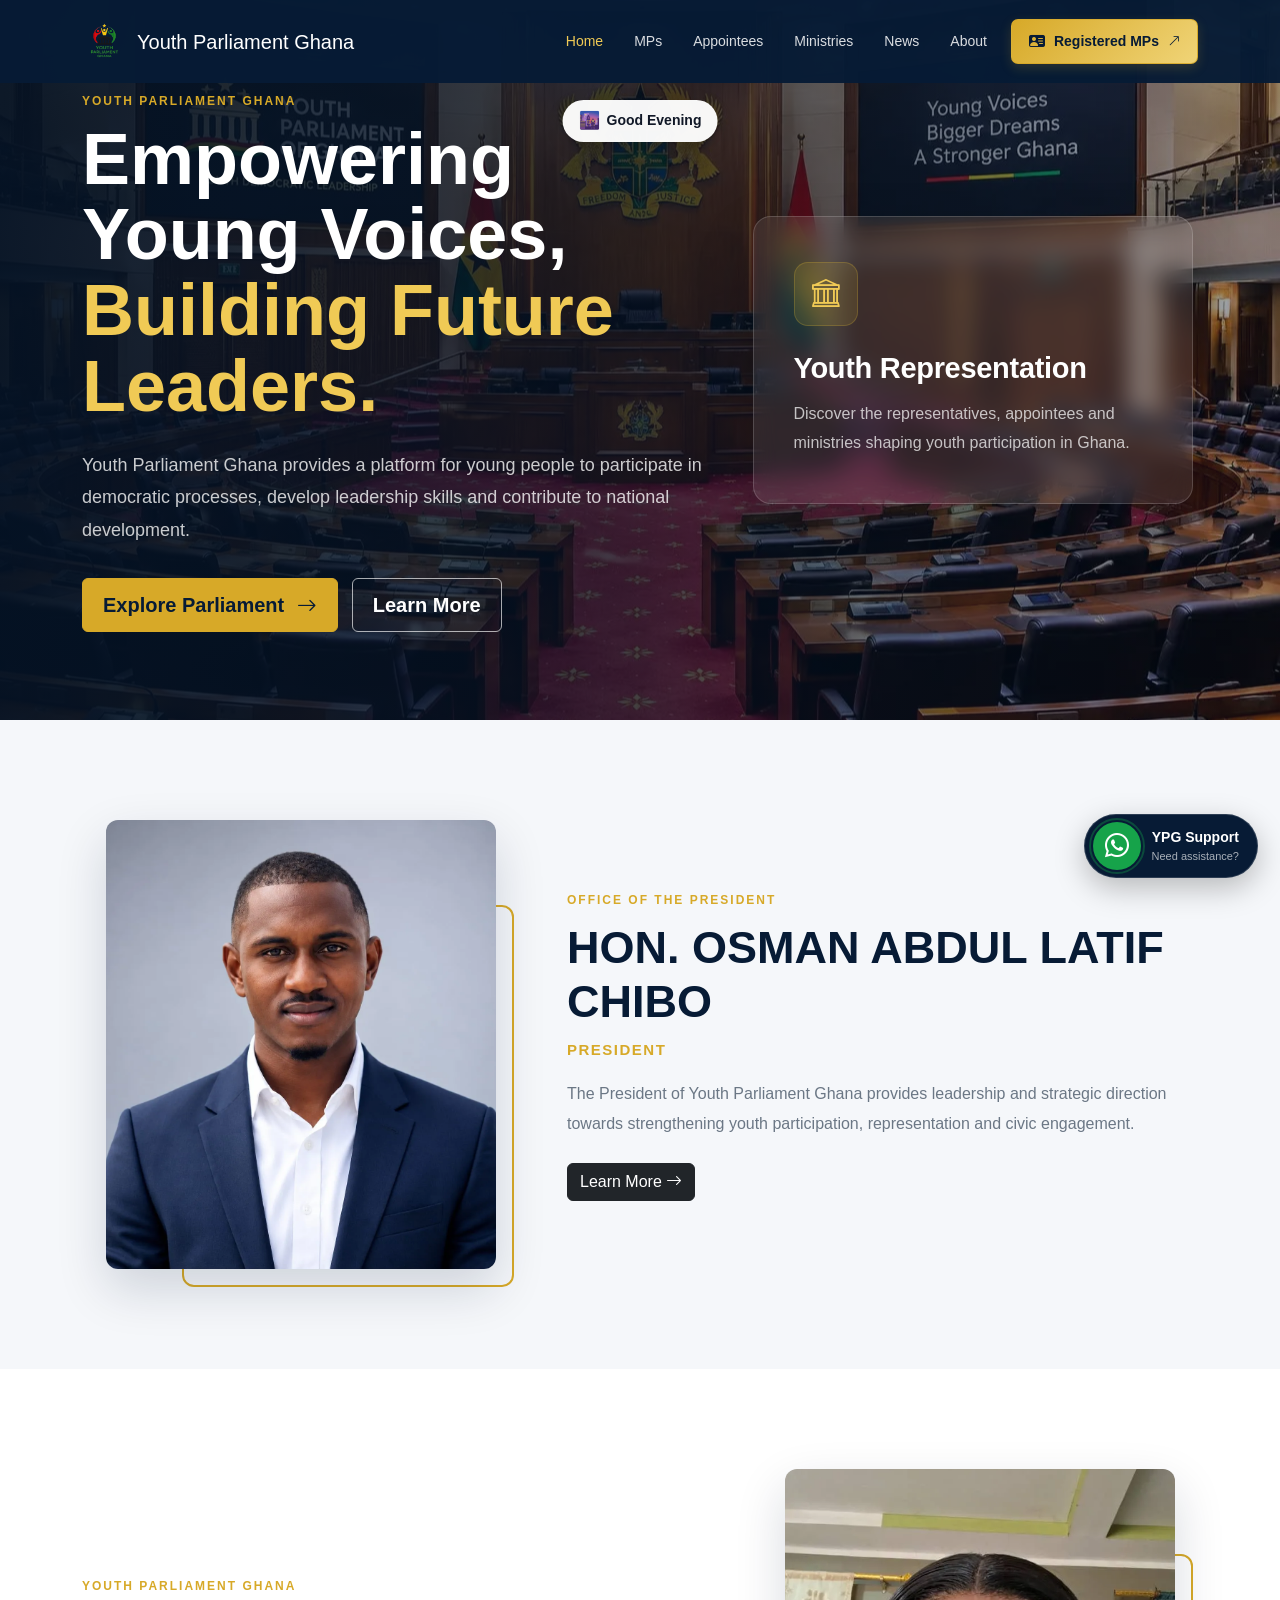
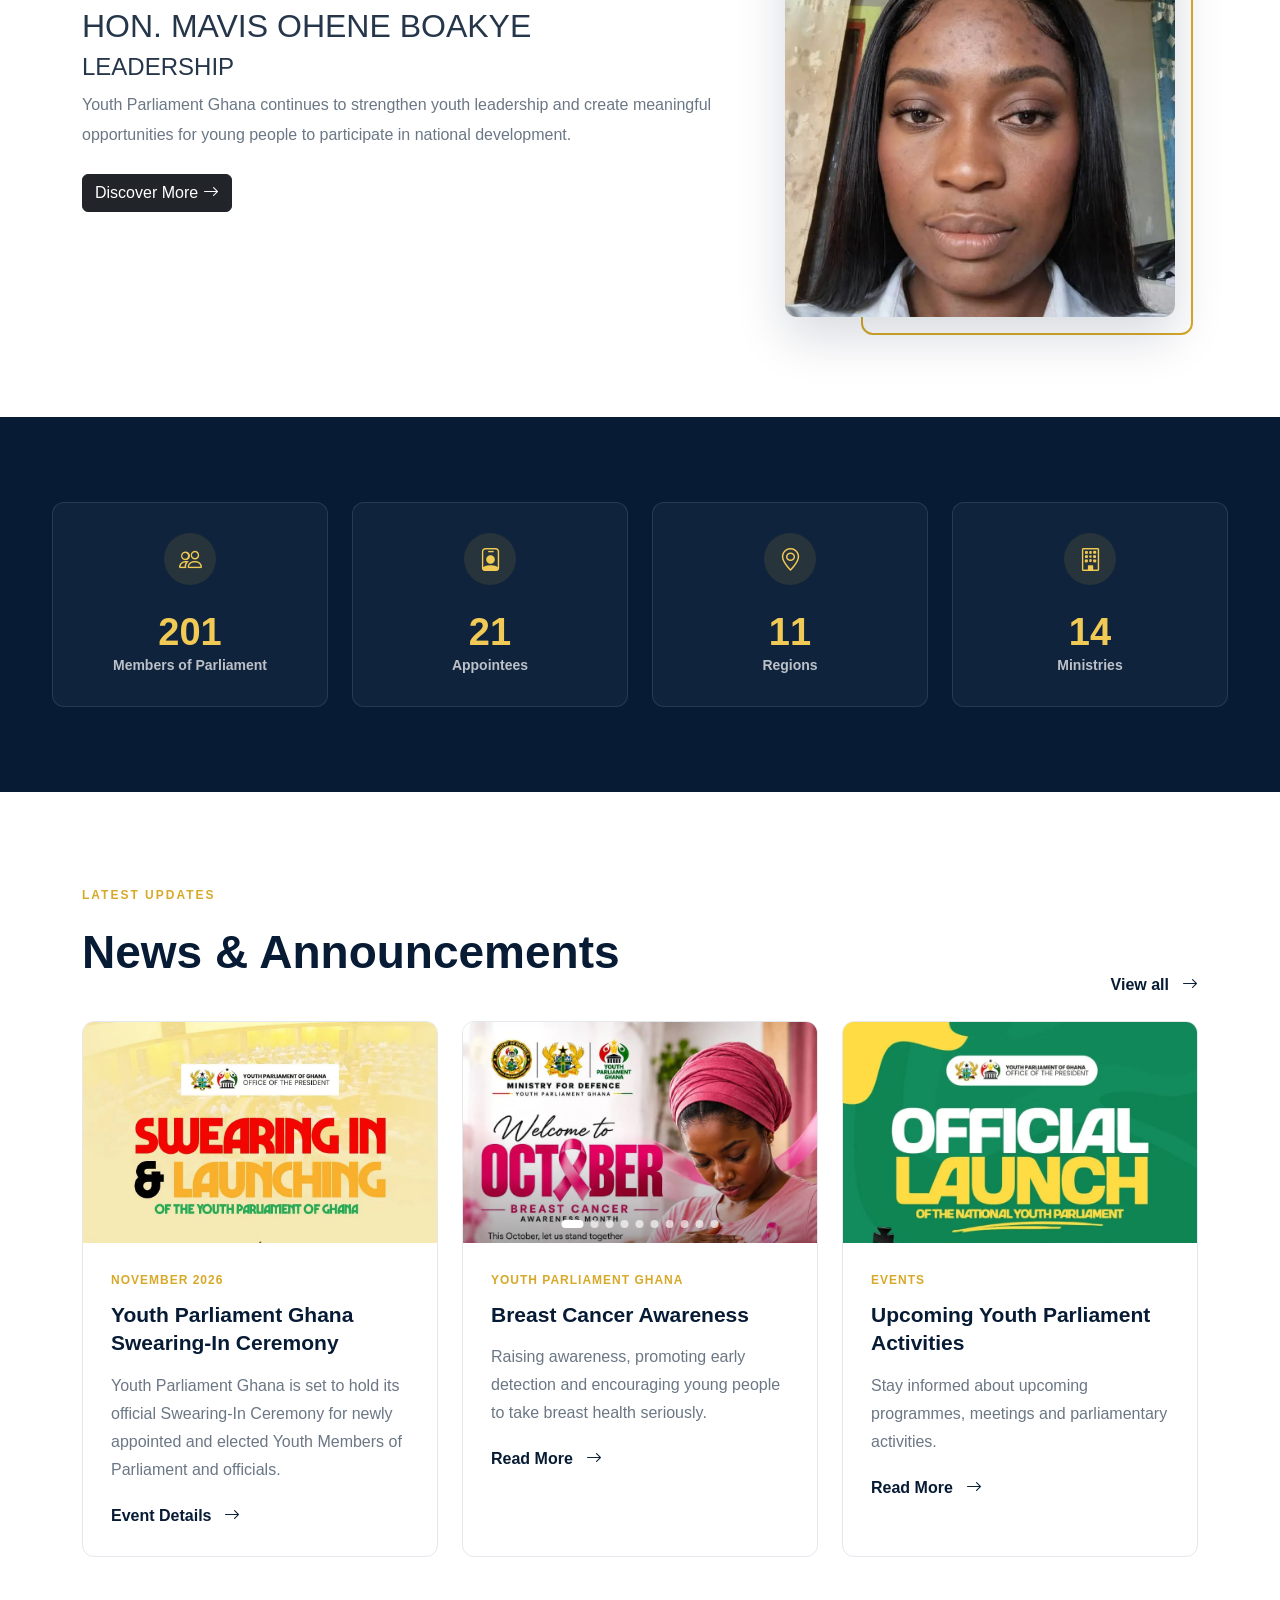
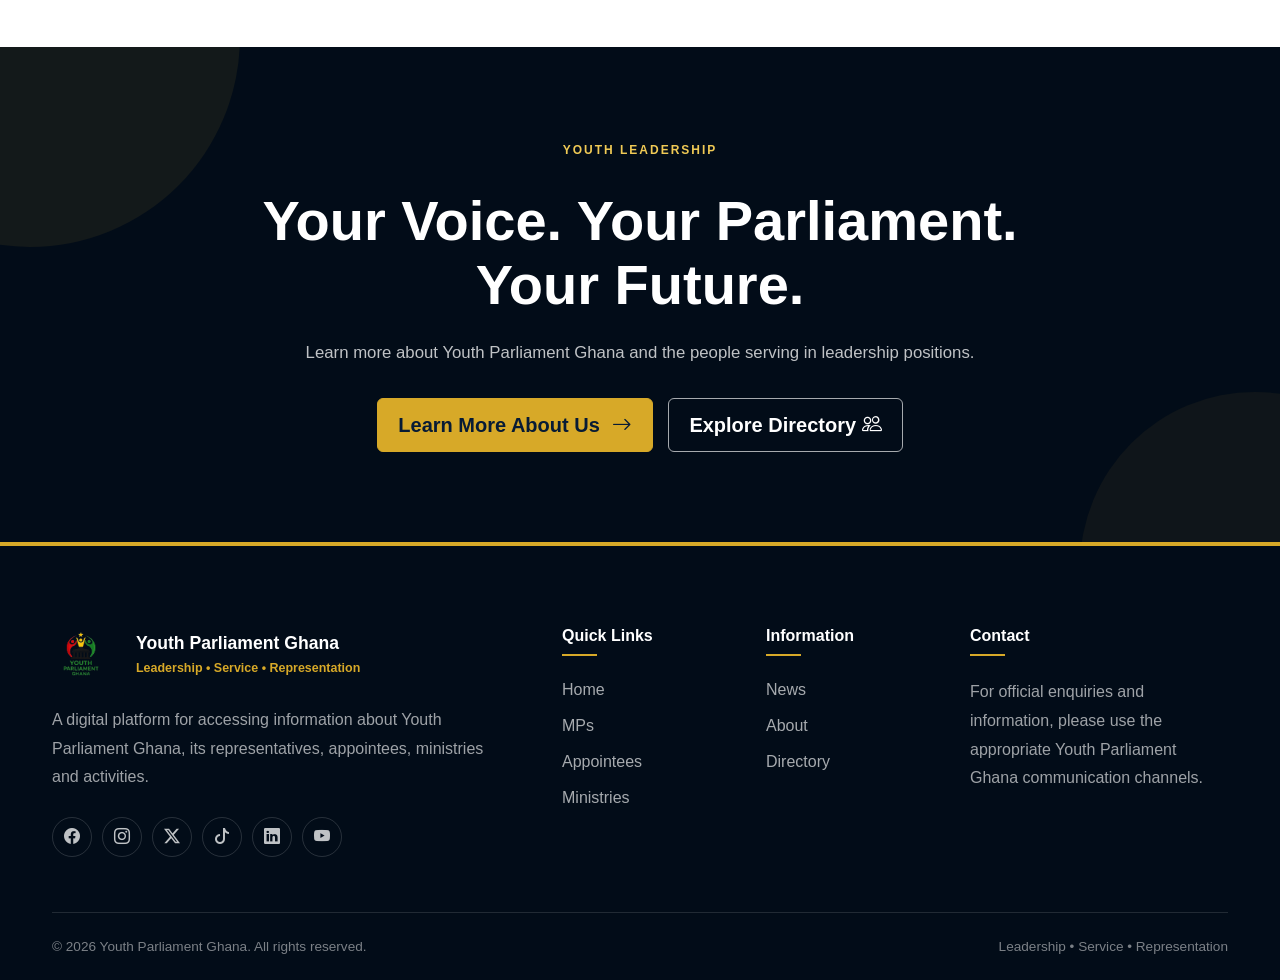
<file: index.html>
<!DOCTYPE html>
<html lang="en">

<head>

    <meta charset="UTF-8">

    <meta name="viewport"
          content="width=device-width, initial-scale=1.0">
    <meta name="google-site-verification" content="UaJ2GgotbrMoe4RZZ0q7jkRoagdIkzzRhnzRP8AatjI" />

    <title>Youth Parliament Ghana | Official Website</title>
    <!-- Youth Parliament Ghana Favicon -->
<!-- Youth Parliament Ghana Website Logo -->
<link rel="icon" type="image/webp" href="/images/YPG-LOGO.webp">
<link rel="apple-touch-icon" href="/images/YPG-LOGO.webp">

    <meta name="description"
          content="Official website of Youth Parliament Ghana. Discover our Members of Parliament, leadership, ministries, programmes, news, events and opportunities for youth participation and representation in Ghana.">

    <meta name="keywords"
          content="Youth Parliament Ghana, Youth Parliament, Ghana youth parliament, youth representation Ghana, youth leadership Ghana, Youth Parliament Ghana MPs, Youth Parliament Ghana ministries">

    <meta name="author" content="Youth Parliament Ghana">

    <meta name="robots" content="index, follow">

    <link rel="canonical"
          href="https://youthparliamentghanasite.vercel.app/">

    <!-- Bootstrap 5 -->
    

    <!-- Bootstrap 5 -->
    <link
        href="https://cdn.jsdelivr.net/npm/bootstrap@5.3.8/dist/css/bootstrap.min.css"
        rel="stylesheet">

    <!-- Bootstrap Icons -->
    <link
        href="https://cdn.jsdelivr.net/npm/bootstrap-icons@1.13.1/font/bootstrap-icons.min.css"
        rel="stylesheet">

    <!-- Custom CSS -->
    <link rel="stylesheet" href="css/style.css">
    <link rel="stylesheet" href="css/birthday.css">

    <style>

        /* =====================================================
           GREETING POPUP
        ===================================================== */

        #greeting-popup {
            position: fixed !important;
            top: 100px !important;
            left: 50% !important;

            display: flex !important;
            align-items: center !important;
            justify-content: center !important;

            gap: 7px !important;
            padding: 8px 16px !important;

            background: rgba(255, 255, 255, 0.96) !important;
            color: #111827 !important;

            border-radius: 25px !important;

            font-size: 14px !important;
            font-weight: 700 !important;

            box-shadow:
                0 5px 18px rgba(0, 0, 0, 0.15) !important;

            z-index: 99999999 !important;

            opacity: 0 !important;
            visibility: hidden !important;

            transform:
                translate(-50%, -25px)
                scale(0.9) !important;

            transition:
                opacity 1.2s ease,
                transform 1.2s cubic-bezier(0.22, 1, 0.36, 1),
                visibility 1.2s ease !important;
        }

        #greeting-popup.show {
            opacity: 1 !important;
            visibility: visible !important;

            transform:
                translate(-50%, 0)
                scale(1) !important;
        }

        #greeting-icon {
            font-size: 17px !important;
        }

        @media (max-width: 600px) {

            #greeting-popup {
                top: 80px !important;
                padding: 7px 14px !important;
                font-size: 13px !important;
            }

            #greeting-icon {
                font-size: 16px !important;
            }
        }


        /* =====================================================
           NEWS IMAGE
        ===================================================== */

        .news-image {
            width: 100% !important;
            height: auto !important;
            min-height: 0 !important;

            padding: 0 !important;
            margin: 0 !important;

            overflow: hidden !important;
            background: #f5f5f5;

            line-height: 0;
            display: block !important;
        }

        .news-image img {
            width: 100% !important;
            max-width: none !important;
            height: auto !important;
            min-width: 100% !important;

            display: block !important;

            margin: 0 !important;
            padding: 0 !important;

            object-fit: fill !important;
        }


        /* =====================================================
           FOOTER
        ===================================================== */

        .footer {
            width: 100% !important;
            max-width: none !important;

            margin: 0 !important;
            padding: 80px 0 35px !important;

            background: var(--dark);
            color: rgba(255, 255, 255, 0.65);

            border-top: 4px solid var(--gold);

            position: relative;

            display: block !important;
            flex-shrink: 0 !important;
        }

        .footer > .container {
            width: 100% !important;
            max-width: 1200px !important;

            margin-left: auto !important;
            margin-right: auto !important;
        }

        .footer-bottom {
            width: 100%;

            margin: 45px 0 0;
            padding: 20px 0 0;

            border-top:
                1px solid rgba(255, 255, 255, 0.12);
        }

        .footer hr {
            display: none !important;
            margin: 0 !important;
            padding: 0 !important;
        }


        /* =====================================================
           PAGE RESET
        ===================================================== */

        html,
        body {
            margin: 0 !important;
            padding: 0 !important;

            width: 100% !important;

            overflow-x: hidden !important;
        }

        body {
            min-height: 100vh;

            margin-bottom: 0 !important;
            padding-bottom: 0 !important;
        }

        body::after {
            display: none !important;
            content: none !important;
        }


        /* =====================================================
           MOBILE FOOTER
        ===================================================== */

        @media (max-width: 767px) {

            .footer {
                padding: 75px 0 35px !important;
            }

            .footer > .container {
                width: 100% !important;
                max-width: 100% !important;

                padding-left: 25px;
                padding-right: 25px;
            }

            .footer .row {
                row-gap: 40px;
            }

            .footer-bottom {
                display: flex;

                flex-direction: column;
                align-items: flex-start;

                gap: 10px;
            }
        }


        /* =====================================================
           SMALL MOBILE
        ===================================================== */

        @media (max-width: 576px) {

            .footer {
                padding: 65px 0 30px !important;
            }

            .footer > .container {
                padding-left: 20px;
                padding-right: 20px;
            }

            .footer-brand .site-logo {
                width: 50px;
                height: 50px;
            }
        }


        /* =====================================================
           FINAL CTA + FOOTER POLISH
           Preserves existing page content and fixes bottom gap.
        ===================================================== */

        /* CTA */

        .cta-section {
            width: 100% !important;

            margin: 0 !important;

            padding: 90px 0 !important;

            position: relative !important;

            overflow: hidden !important;

            background:
                var(--dark, #0b1220) !important;

            color: #fff !important;
        }

        .cta-section::before {
            content: "";

            position: absolute;

            width: 420px;
            height: 420px;

            border-radius: 50%;

            background:
                rgba(212, 175, 55, 0.08);

            top: -220px;
            left: -180px;

            pointer-events: none;
        }

        .cta-section::after {
            content: "";

            position: absolute;

            width: 350px;
            height: 350px;

            border-radius: 50%;

            background:
                rgba(212, 175, 55, 0.06);

            right: -150px;
            bottom: -200px;

            pointer-events: none;
        }

        .cta-section .container {
            position: relative;

            z-index: 2;
        }

        .cta-section h2 {
            max-width: 850px;

            margin:
                18px auto 20px;

            font-size:
                clamp(2rem, 5vw, 3.5rem);

            line-height: 1.15;

            font-weight: 800;
        }

        .cta-section p {
            max-width: 680px;

            margin:
                0 auto 30px;

            color:
                rgba(255, 255, 255, 0.75);

            font-size: 1.05rem;

            line-height: 1.8;
        }

        .cta-buttons {
            display: flex;

            justify-content: center;
            align-items: center;

            gap: 15px;

            flex-wrap: wrap;
        }

        .cta-buttons .btn {
            min-width: 190px;
        }


        /* =====================================================
           UPDATED FOOTER
        ===================================================== */

        .footer {
            width: 100% !important;

            max-width: none !important;

            margin: 0 !important;

            padding:
                80px 0 0 !important;

            background:
                var(--dark);

            color:
                rgba(255, 255, 255, 0.68);

            border-top:
                4px solid var(--gold);

            position: relative;

            display: block !important;

            flex-shrink: 0 !important;
        }

        .footer > .container {
            width: 100% !important;

            max-width: 1200px !important;

            margin-left: auto !important;
            margin-right: auto !important;
        }

        .footer-brand {
            display: inline-flex;

            align-items: center;

            gap: 14px;

            text-decoration: none;

            color: #ffffff;

            margin-bottom: 22px;
        }

        .footer-brand .site-logo {
            width: 58px;
            height: 58px;

            object-fit: contain;

            flex-shrink: 0;
        }

        .footer-brand span {
            display: flex;

            flex-direction: column;
        }

        .footer-brand strong {
            color: #ffffff;

            font-size: 1.1rem;

            font-weight: 800;

            line-height: 1.3;
        }

        .footer-brand small {
            margin-top: 4px;

            color: var(--gold);

            font-size: 0.78rem;

            font-weight: 600;
        }

        .footer-description {
            max-width: 450px;

            margin:
                0 0 25px;

            color:
                rgba(255, 255, 255, 0.62);

            line-height: 1.8;
        }

        .footer h5 {
            color: #ffffff;

            font-size: 1rem;

            font-weight: 700;

            margin:
                0 0 22px;

            position: relative;
        }

        .footer h5::after {
            content: "";

            display: block;

            width: 35px;
            height: 2px;

            background:
                var(--gold);

            margin-top: 9px;
        }

        .footer-links {
            display: flex;

            flex-direction: column;

            gap: 12px;
        }

        .footer-links a {
            color:
                rgba(255, 255, 255, 0.65);

            text-decoration: none;

            transition:
                all 0.25s ease;
        }

        .footer-links a:hover {
            color:
                var(--gold);

            transform:
                translateX(4px);
        }

        .footer-contact {
            color:
                rgba(255, 255, 255, 0.62);

            line-height: 1.8;

            margin: 0;
        }

        .social-links {
            display: flex;

            align-items: center;

            gap: 10px;
        }

        .social-links a {
            width: 40px;
            height: 40px;

            display: inline-flex;

            align-items: center;
            justify-content: center;

            border:
                1px solid
                rgba(255, 255, 255, 0.15);

            border-radius: 50%;

            color:
                rgba(255, 255, 255, 0.75);

            text-decoration: none;

            transition:
                all 0.25s ease;
        }

        .social-links a:hover {
            background:
                var(--gold);

            border-color:
                var(--gold);

            color:
                #111827;

            transform:
                translateY(-3px);
        }

        .footer-bottom {
            width: 100%;

            margin:
                55px 0 0 !important;

            padding:
                22px 0 !important;

            border-top:
                1px solid
                rgba(255, 255, 255, 0.12);

            display: flex;

            align-items: center;

            justify-content: space-between;

            gap: 20px;
        }

        .footer-bottom span {
            color:
                rgba(255, 255, 255, 0.48);

            font-size: 0.85rem;
        }


        /* =====================================================
           REMOVE BOTTOM GAP
        ===================================================== */

        html,
        body {
            width: 100% !important;

            margin: 0 !important;

            padding: 0 !important;

            overflow-x: hidden !important;
        }

        body {
            min-height: 100vh !important;

            margin-bottom: 0 !important;

            padding-bottom: 0 !important;
        }

        body > .footer,
        footer.footer {
            margin-bottom: 0 !important;
        }


        /* =====================================================
           MOBILE CTA + FOOTER
        ===================================================== */

        @media (max-width: 767px) {

            .cta-section {
                padding:
                    75px 20px;
            }

            .cta-section h2 {
                font-size:
                    2rem;
            }

            .cta-section p {
                font-size:
                    0.95rem;
            }

            .cta-buttons {
                flex-direction:
                    column;

                width: 100%;
            }

            .cta-buttons .btn {
                width: 100%;

                max-width: 320px;
            }

            .footer {
                padding:
                    65px 0 0 !important;
            }

            .footer > .container {
                max-width:
                    100% !important;

                padding-left:
                    25px;

                padding-right:
                    25px;
            }

            .footer .row {
                row-gap:
                    40px;
            }

            .footer-bottom {
                margin-top:
                    45px !important;

                padding:
                    20px 0 !important;

                display:
                    flex;

                flex-direction:
                    column;

                align-items:
                    flex-start;

                gap:
                    8px;
            }
        }

        @media (max-width: 576px) {

            .cta-section {
                padding:
                    65px 18px;
            }

            .cta-section h2 {
                font-size:
                    1.75rem;
            }

            .footer {
                padding-top:
                    55px !important;
            }

            .footer > .container {
                padding-left:
                    20px;

                padding-right:
                    20px;
            }

            .footer-brand .site-logo {
                width:
                    50px;

                height:
                    50px;
            }

            .footer-bottom span {
                font-size:
                    0.78rem;
            }
        }
        .hero-badge {
    display: inline-block;

    padding: 7px 14px;

    background: rgba(215, 169, 40, 0.15);

    border: 1px solid rgba(215, 169, 40, 0.45);

    color: var(--gold-light);

    font-size: 12px;

    font-weight: 700;

    letter-spacing: 1.5px;

    border-radius: 30px;

    margin-bottom: 18px;
}


.hero-section h1 {
    color: var(--white);

    font-size: clamp(42px, 6vw, 72px);

    font-weight: 800;

    line-height: 1.05;

    max-width: 850px;

    margin-bottom: 25px;
}


.hero-section h1 span {
    color: var(--gold-light);
}


.hero-text {
    color: rgba(255, 255, 255, 0.78);

    font-size: 18px;

    line-height: 1.8;

    max-width: 700px;

    margin-bottom: 32px;
}


.hero-buttons {
    display: flex;

    align-items: center;

    gap: 14px;

    flex-wrap: wrap;
}


.btn-outline-light {
    border: 1px solid rgba(255, 255, 255, 0.65);

    color: var(--white);

    padding: 11px 20px;

    border-radius: 6px;

    font-weight: 700;

    transition: 0.3s ease;
}


.btn-outline-light:hover {
    background: var(--white);

    border-color: var(--white);

    color: var(--navy);
}


/* =========================================================
   SECTION
   ========================================================= */

.section {
    padding: 100px 0;
}


.section-light {
    background: var(--light);
}


.section-label {
    display: inline-block;

    color: var(--gold);

    font-size: 12px;

    font-weight: 800;

    letter-spacing: 2px;

    text-transform: uppercase;

    margin-bottom: 12px;
}


.section-label.light {
    color: var(--gold-light);
}


.section-heading {
    max-width: 760px;

    margin-left: auto;
    margin-right: auto;

    margin-bottom: 55px;
}


.section-heading h2,
.section-title {
    color: var(--navy);

    font-size: clamp(30px, 4vw, 46px);

    font-weight: 800;

    line-height: 1.15;

    margin-bottom: 18px;
}


.section-heading p {
    color: var(--muted);

    font-size: 16px;

    line-height: 1.8;

    margin-bottom: 0;
}


/* =========================================================
   FEATURE CARDS
   ========================================================= */

.feature-card {
    height: 100%;

    background: var(--white);

    border: 1px solid var(--border);

    border-radius: 12px;

    padding: 38px;

    transition:
        transform 0.3s ease,
        box-shadow 0.3s ease,
        border-color 0.3s ease;
}


.feature-card:hover {
    transform: translateY(-6px);

    border-color: rgba(215, 169, 40, 0.45);

    box-shadow:
        0 18px 45px rgba(7, 27, 53, 0.10);
}


.feature-icon {
    width: 58px;
    height: 58px;

    display: flex;

    align-items: center;
    justify-content: center;

    background: rgba(215, 169, 40, 0.12);

    color: var(--gold);

    border-radius: 10px;

    font-size: 25px;

    margin-bottom: 25px;
}


.feature-card h3 {
    color: var(--navy);

    font-size: 23px;

    font-weight: 800;

    margin-bottom: 14px;
}


.feature-card p {
    color: var(--muted);

    line-height: 1.8;

    margin-bottom: 20px;
}


.feature-link {
    display: inline-flex;

    align-items: center;

    gap: 8px;

    color: var(--navy);

    font-weight: 700;

    transition: 0.3s ease;
}


.feature-link:hover {
    color: var(--gold);

    gap: 12px;
}


/* =========================================================
   PROFILE
   ========================================================= */

.profile-image-wrapper {
    width: 100%;

    max-width: 390px;

    margin-left: auto;
    margin-right: auto;

    position: relative;
}


.profile-image-wrapper::after {
    content: "";

    position: absolute;

    width: 85%;

    height: 85%;

    right: -18px;
    bottom: -18px;

    border: 2px solid var(--gold);

    border-radius: 12px;

    z-index: 0;
}


.profile-image {
    width: 100%;

    aspect-ratio: 1 / 1.15;

    object-fit: cover;

    border-radius: 12px;

    position: relative;

    z-index: 1;

    box-shadow:
        0 20px 50px rgba(7, 27, 53, 0.16);
}


.section-light h2 {
    color: var(--navy);

    font-size: clamp(30px, 4vw, 45px);

    font-weight: 800;

    margin-bottom: 12px;
}


.section-light h4 {
    color: var(--gold);

    font-size: 15px;

    font-weight: 800;

    letter-spacing: 1.5px;

    margin-bottom: 20px;
}


.section-light p,
.section p {
    color: var(--muted);

    line-height: 1.85;

    margin-bottom: 25px;
}

/* =========================================================
   RESPONSIVE STATISTICS / COUNTERS
========================================================= */

.stats-section {
    width: 100%;
    padding: 80px 20px;
    background: var(--navy, #071b35);
    overflow: hidden;
}


/* =========================================================
   COUNTER CONTAINER
========================================================= */

.stats-section .container {
    width: 100%;
    max-width: 1200px;
    margin: 0 auto;
}


.stats-section .row {
    align-items: stretch;
}


/* =========================================================
   STAT CARD
========================================================= */

.stat-box {
    width: 100%;
    height: 100%;

    min-height: 170px;

    padding: 30px 20px;

    display: flex;
    flex-direction: column;

    align-items: center;
    justify-content: center;

    text-align: center;

    border-radius: 12px;

    background: rgba(255, 255, 255, 0.04);

    border: 1px solid rgba(255, 255, 255, 0.10);

    transition:
        transform 0.3s ease,
        background 0.3s ease,
        border-color 0.3s ease,
        box-shadow 0.3s ease;
}


.stat-box:hover {
    transform: translateY(-6px);

    background:
        rgba(255, 255, 255, 0.07);

    border-color:
        rgba(212, 175, 55, 0.45);

    box-shadow:
        0 15px 35px rgba(0, 0, 0, 0.15);
}


/* =========================================================
   ICON
========================================================= */

.stat-box i {
    display: flex;

    align-items: center;
    justify-content: center;

    width: 52px;
    height: 52px;

    margin-bottom: 18px;

    border-radius: 50%;

    background:
        rgba(212, 175, 55, 0.12);

    color:
        var(--gold-light, #e5c45a);

    font-size: 23px;
}


/* =========================================================
   NUMBER
========================================================= */

.stat-box h3,
.stat-number {
    display: block;

    width: 100%;

    margin: 0 0 10px;

    color:
        var(--gold-light, #e5c45a);

    font-size:
        clamp(2rem, 4vw, 3.5rem);

    font-weight: 800;

    line-height: 1;

    min-height: 56px;

    font-variant-numeric:
        tabular-nums;

    white-space: nowrap;

    overflow: visible;
}


/* =========================================================
   LABEL
========================================================= */

.stat-box p,
.stat-label {
    width: 100%;

    margin: 0;

    color:
        rgba(255, 255, 255, 0.72);

    font-size: 14px;

    font-weight: 600;

    line-height: 1.5;

    text-align: center;
}


/* =========================================================
   LARGE DESKTOP
   1400px and above
========================================================= */

@media (min-width: 1400px) {

    .stats-section {
        padding: 95px 20px;
    }

    .stats-section .container {
        max-width: 1280px;
    }

    .stat-box {
        min-height: 190px;

        padding: 35px 25px;
    }

    .stat-box i {
        width: 58px;
        height: 58px;

        font-size: 25px;

        margin-bottom: 20px;
    }

    .stat-box h3,
    .stat-number {
        font-size: 3.5rem;

        min-height: 60px;
    }

    .stat-box p,
    .stat-label {
        font-size: 15px;
    }
}


/* =========================================================
   DESKTOP
   1200px – 1399px
========================================================= */

@media (min-width: 1200px) and (max-width: 1399px) {

    .stats-section {
        padding: 85px 20px;
    }

    .stat-box {
        min-height: 180px;

        padding: 30px 20px;
    }

    .stat-box h3,
    .stat-number {
        font-size: 3.2rem;

        min-height: 55px;
    }
}


/* =========================================================
   LAPTOP
   992px – 1199px
========================================================= */

@media (min-width: 992px) and (max-width: 1199px) {

    .stats-section {
        padding: 75px 20px;
    }

    .stats-section .container {
        max-width: 960px;
    }

    .stat-box {
        min-height: 165px;

        padding: 28px 15px;
    }

    .stat-box i {
        width: 48px;
        height: 48px;

        font-size: 21px;

        margin-bottom: 16px;
    }

    .stat-box h3,
    .stat-number {
        font-size: 2.8rem;

        min-height: 48px;
    }

    .stat-box p,
    .stat-label {
        font-size: 13px;
    }
}


/* =========================================================
   TABLET LANDSCAPE
   768px – 991px
========================================================= */

@media (min-width: 768px) and (max-width: 991px) {

    .stats-section {
        padding: 70px 20px;
    }

    .stats-section .container {
        max-width: 720px;
    }

    .stat-box {
        min-height: 155px;

        padding: 25px 12px;
    }

    .stat-box i {
        width: 46px;
        height: 46px;

        font-size: 20px;

        margin-bottom: 14px;
    }

    .stat-box h3,
    .stat-number {
        font-size: 2.5rem;

        min-height: 43px;
    }

    .stat-box p,
    .stat-label {
        font-size: 13px;
    }
}


/* =========================================================
   TABLET PORTRAIT
   576px – 767px
========================================================= */

@media (min-width: 576px) and (max-width: 767px) {

    .stats-section {
        padding: 65px 20px;
    }

    .stats-section .container {
        max-width: 540px;
    }

    .stat-box {
        min-height: 150px;

        padding: 24px 15px;
    }

    .stat-box i {
        width: 44px;
        height: 44px;

        font-size: 19px;

        margin-bottom: 13px;
    }

    .stat-box h3,
    .stat-number {
        font-size: 2.35rem;

        min-height: 40px;
    }

    .stat-box p,
    .stat-label {
        font-size: 12.5px;
    }
}


/* =========================================================
   LARGE MOBILE
   425px – 575px
========================================================= */

@media (min-width: 425px) and (max-width: 575px) {

    .stats-section {
        padding: 60px 15px;
    }

    .stats-section .row {
        --bs-gutter-x: 14px;
        --bs-gutter-y: 14px;
    }

    .stat-box {
        min-height: 145px;

        padding: 22px 10px;

        border-radius: 10px;
    }

    .stat-box i {
        width: 42px;
        height: 42px;

        font-size: 18px;

        margin-bottom: 12px;
    }

    .stat-box h3,
    .stat-number {
        font-size: 2.15rem;

        min-height: 37px;

        margin-bottom: 8px;
    }

    .stat-box p,
    .stat-label {
        font-size: 12px;

        line-height: 1.4;
    }
}


/* =========================================================
   STANDARD MOBILE
   375px – 424px
========================================================= */

@media (min-width: 375px) and (max-width: 424px) {

    .stats-section {
        padding: 55px 12px;
    }

    .stats-section .row {
        --bs-gutter-x: 12px;
        --bs-gutter-y: 12px;
    }

    .stat-box {
        min-height: 138px;

        padding: 20px 8px;

        border-radius: 10px;
    }

    .stat-box i {
        width: 40px;
        height: 40px;

        font-size: 17px;

        margin-bottom: 10px;
    }

    .stat-box h3,
    .stat-number {
        font-size: 2rem;

        min-height: 34px;

        margin-bottom: 7px;
    }

    .stat-box p,
    .stat-label {
        font-size: 11.5px;

        line-height: 1.35;
    }
}


/* =========================================================
   SMALL MOBILE
   320px – 374px
========================================================= */

@media (max-width: 374px) {

    .stats-section {
        padding: 50px 10px;
    }

    .stats-section .row {
        --bs-gutter-x: 10px;
        --bs-gutter-y: 10px;
    }

    .stat-box {
        min-height: 130px;

        padding: 18px 6px;

        border-radius: 9px;
    }

    .stat-box i {
        width: 36px;
        height: 36px;

        font-size: 16px;

        margin-bottom: 9px;
    }

    .stat-box h3,
    .stat-number {
        font-size: 1.8rem;

        min-height: 31px;

        margin-bottom: 6px;
    }

    .stat-box p,
    .stat-label {
        font-size: 10.5px;

        line-height: 1.3;
    }
}


/* =========================================================
   VERY SMALL PHONES
   280px – 319px
========================================================= */

@media (max-width: 319px) {

    .stats-section {
        padding: 45px 8px;
    }

    .stats-section .row {
        --bs-gutter-x: 8px;
        --bs-gutter-y: 8px;
    }

    .stat-box {
        min-height: 120px;

        padding: 15px 4px;
    }

    .stat-box i {
        width: 32px;
        height: 32px;

        font-size: 14px;

        margin-bottom: 7px;
    }

    .stat-box h3,
    .stat-number {
        font-size: 1.55rem;

        min-height: 27px;

        margin-bottom: 5px;
    }

    .stat-box p,
    .stat-label {
        font-size: 9.5px;

        line-height: 1.25;
    }
}


/* =========================================================
   PREVENT NUMBER WRAPPING
========================================================= */

.stat-box h3,
.stat-number {
    white-space: nowrap !important;

    word-break: normal !important;

    overflow-wrap: normal !important;
}


/* =========================================================
   COUNTER ANIMATION
========================================================= */

.stat-box h3[data-count],
.stat-number[data-count] {
    opacity: 1;

    visibility: visible;
}


/* =========================================================
   ACCESSIBILITY
========================================================= */

@media (prefers-reduced-motion: reduce) {

    .stat-box,
    .stat-box h3,
    .stat-number {
        transition: none !important;
    }

}


.news-card {
    height: 100%;

    overflow: hidden;

    background: var(--white);

    border: 1px solid var(--border);

    border-radius: 12px;

    transition:
        transform 0.3s ease,
        box-shadow 0.3s ease;
}


.news-card:hover {
    transform: translateY(-6px);

    box-shadow:
        0 18px 45px rgba(7, 27, 53, 0.10);
}


.news-image {
    width: 100%;

    aspect-ratio: 16 / 10;

    overflow: hidden;

    background: var(--light);
}


.news-image img {
    width: 100%;

    height: 100%;

    object-fit: cover;

    display: block;

    transition: transform 0.5s ease;
}


.news-card:hover .news-image img {
    transform: scale(1.04);
}


.news-placeholder {
    width: 100%;
    height: 100%;

    display: flex;

    align-items: center;
    justify-content: center;

    background:
        linear-gradient(
            135deg,
            var(--navy),
            var(--navy-light)
        );

    color: var(--gold-light);

    font-size: 45px;
}


.news-content {
    padding: 28px;
}


.news-date {
    display: block;

    color: var(--gold);

    font-size: 12px;

    font-weight: 800;

    letter-spacing: 1px;

    text-transform: uppercase;

    margin-bottom: 12px;
}


.news-content h3 {
    color: var(--navy);

    font-size: 21px;

    font-weight: 800;

    line-height: 1.35;

    margin-bottom: 14px;
}


.news-content p {
    color: var(--muted);

    line-height: 1.75;

    margin-bottom: 20px;
}


.news-content a {
    display: inline-flex;

    align-items: center;

    gap: 8px;

    color: var(--navy);

    font-weight: 700;

    transition: 0.3s ease;
}


.news-content a:hover {
    color: var(--gold);

    gap: 12px;
}


.view-all {
    display: inline-flex;

    align-items: center;

    gap: 8px;

    color: var(--navy);

    font-weight: 700;

    white-space: nowrap;

    transition: 0.3s ease;
}


.view-all:hover {
    color: var(--gold);

    gap: 12px;
}

/* =========================================================
   STATISTICS COUNTERS
========================================================= */

.stat-box h3,
.stat-number {
    display: block;

    color: var(--gold-light);

    font-size: 38px;

    font-weight: 800;

    line-height: 1;

    min-height: 42px;

    margin: 10px 0 0;

    font-variant-numeric: tabular-nums;

    white-space: nowrap;
}


/* Make the numbers visible on all screen sizes */

@media (max-width: 767px) {

    .stat-box h3,
    .stat-number {
        font-size: 34px;

        min-height: 38px;
    }

}


@media (max-width: 576px) {

    .stat-box h3,
    .stat-number {
        font-size: 30px;

        min-height: 34px;
    }

}
/* =========================================================
   HERO REPRESENTATION CARD
========================================================= */

.hero-card {
    width: 100%;
    max-width: 430px;

    margin: 0 auto;

    padding: 42px 38px;

    background:
        rgba(255, 255, 255, 0.08);

    border:
        1px solid rgba(255, 255, 255, 0.16);

    border-radius: 18px;

    backdrop-filter: blur(12px);
    -webkit-backdrop-filter: blur(12px);

    box-shadow:
        0 25px 60px rgba(0, 0, 0, 0.20);

    text-align: left;

    transition:
        transform 0.35s ease,
        box-shadow 0.35s ease,
        border-color 0.35s ease;
}


.hero-card:hover {
    transform: translateY(-8px);

    border-color:
        rgba(212, 175, 55, 0.45);

    box-shadow:
        0 30px 70px rgba(0, 0, 0, 0.28);
}


/* =========================================================
   ICON
========================================================= */

.hero-card-icon {
    width: 64px;
    height: 64px;

    display: flex;

    align-items: center;
    justify-content: center;

    margin-bottom: 25px;

    background:
        rgba(212, 175, 55, 0.14);

    border:
        1px solid rgba(212, 175, 55, 0.25);

    border-radius: 14px;

    color:
        var(--gold-light, #e5c45a);

    font-size: 28px;
}


/* =========================================================
   TITLE
========================================================= */

.hero-card h3 {
    margin: 0 0 14px;

    color: #ffffff;

    font-size: 27px;

    font-weight: 800;

    line-height: 1.2;

    letter-spacing: -0.3px;
}


/* =========================================================
   DESCRIPTION
========================================================= */

.hero-card p {
    margin: 0;

    max-width: 360px;

    color:
        rgba(255, 255, 255, 0.72);

    font-size: 16px;

    font-weight: 400;

    line-height: 1.8;
}


/* =========================================================
   DESKTOP
========================================================= */

@media (min-width: 1200px) {

    .hero-card {
        max-width: 440px;

        padding: 45px 40px;
    }

    .hero-card h3 {
        font-size: 29px;
    }

    .hero-card p {
        font-size: 16px;
    }

}


/* =========================================================
   LAPTOP
========================================================= */

@media (min-width: 992px) and (max-width: 1199px) {

    .hero-card {
        max-width: 400px;

        padding: 38px 32px;
    }

    .hero-card h3 {
        font-size: 25px;
    }

    .hero-card p {
        font-size: 15px;
    }

}


/* =========================================================
   TABLET
========================================================= */

@media (min-width: 768px) and (max-width: 991px) {

    .hero-card {
        max-width: 380px;

        padding: 35px 30px;

        margin-top: 40px;
    }

    .hero-card-icon {
        width: 58px;
        height: 58px;

        font-size: 25px;
    }

    .hero-card h3 {
        font-size: 24px;
    }

    .hero-card p {
        font-size: 15px;
    }

}


/* =========================================================
   MOBILE
========================================================= */

@media (max-width: 767px) {

    .hero-card {
        width: 100%;

        max-width: 100%;

        margin-top: 45px;

        padding: 32px 25px;

        border-radius: 15px;

        text-align: center;
    }


    .hero-card-icon {
        width: 58px;
        height: 58px;

        margin-left: auto;
        margin-right: auto;

        margin-bottom: 20px;

        font-size: 24px;
    }


    .hero-card h3 {
        font-size: 23px;

        line-height: 1.25;

        margin-bottom: 12px;
    }


    .hero-card p {
        max-width: 100%;

        font-size: 14px;

        line-height: 1.7;
    }

}


/* =========================================================
   SMALL MOBILE
========================================================= */

@media (max-width: 576px) {

    .hero-card {
        padding: 28px 20px;

        margin-top: 35px;
    }


    .hero-card-icon {
        width: 52px;
        height: 52px;

        font-size: 21px;

        border-radius: 12px;
    }


    .hero-card h3 {
        font-size: 21px;
    }


    .hero-card p {
        font-size: 13.5px;

        line-height: 1.65;
    }

}


/* =========================================================
   VERY SMALL PHONES
========================================================= */

@media (max-width: 375px) {

    .hero-card {
        padding: 25px 17px;
    }


    .hero-card h3 {
        font-size: 19px;
    }


    .hero-card p {
        font-size: 13px;
    }

}



/* =========================================
   BREAST CANCER AWARENESS IMAGE SLIDER
========================================= */

.breast-cancer-slider {
    position: relative;
    width: 100%;
    height: 250px;
    overflow: hidden;
    background: #f5f5f5;
}

.breast-slide {
    position: absolute;
    inset: 0;

    width: 100%;
    height: 100%;

    object-fit: cover;

    opacity: 0;

    transition: opacity 1s ease-in-out;

    display: block;
}

.breast-slide.active {
    opacity: 1;
}


/* Dark/pink overlay */

.breast-cancer-slider::after {
    content: "";

    position: absolute;
    inset: 0;

    background: linear-gradient(
        to bottom,
        transparent 50%,
        rgba(0, 0, 0, 0.35)
    );

    pointer-events: none;
}


/* Slider dots */

.breast-slider-dots {
    position: absolute;

    bottom: 15px;
    left: 50%;

    transform: translateX(-50%);

    display: flex;

    gap: 7px;

    z-index: 5;
}

.breast-dot {
    width: 8px;
    height: 8px;

    border-radius: 50%;

    background: rgba(255, 255, 255, 0.65);

    transition: all 0.3s ease;
}

.breast-dot.active {
    width: 22px;

    border-radius: 10px;

    background: #ffffff;
}


/* Mobile */

@media (max-width: 768px) {

    .breast-cancer-slider {
        height: 220px;
    }

}


@media (max-width: 480px) {

    .breast-cancer-slider {
        height: 200px;
    }

}



/* ==============================
   YPG SUPPORT
================================ */

.ypg-support {
    position: fixed;
    right: 22px;
    bottom: 22px;
    z-index: 999999;
}


/* Floating Button */

.ypg-support-button {
    display: flex;
    align-items: center;
    gap: 11px;
    padding: 7px 18px 7px 8px;

    background: #071b35;
    color: #ffffff;

    border: 1px solid rgba(255,255,255,0.15);
    border-radius: 50px;

    cursor: pointer;

    box-shadow: 0 10px 30px rgba(0,0,0,0.25);

    transition: all 0.3s ease;
}

.ypg-support-button:hover {
    transform: translateY(-4px);
    color: #ffffff;

    box-shadow: 0 15px 35px rgba(0,0,0,0.30);
}


/* WhatsApp Icon */

.ypg-support-icon {
    width: 48px;
    height: 48px;

    display: flex;
    align-items: center;
    justify-content: center;

    border-radius: 50%;

    background: #16a34a;
    color: #ffffff;

    font-size: 24px;

    position: relative;
}

.ypg-support-icon::after {
    content: "";

    position: absolute;
    inset: -4px;

    border-radius: 50%;

    border: 2px solid rgba(22,163,74,0.35);

    animation: ypgSupportPulse 2s infinite;
}

@keyframes ypgSupportPulse {

    0% {
        transform: scale(0.95);
        opacity: 0.8;
    }

    70% {
        transform: scale(1.15);
        opacity: 0;
    }

    100% {
        transform: scale(1.15);
        opacity: 0;
    }

}


/* Button Text */

.ypg-support-text {
    display: flex;
    flex-direction: column;
    line-height: 1.2;
}

.ypg-support-text strong {
    font-size: 14px;
    font-weight: 800;
}

.ypg-support-text small {
    margin-top: 4px;
    font-size: 11px;
    color: rgba(255,255,255,0.65);
}


/* ==============================
   SUPPORT PANEL
================================ */

.ypg-support-panel {
    position: absolute;

    right: 0;
    bottom: 65px;

    width: 310px;

    background: #ffffff;

    border-radius: 16px;

    box-shadow: 0 20px 50px rgba(0,0,0,0.25);

    overflow: hidden;

    display: none;

    animation: ypgSupportOpen 0.25s ease;
}

.ypg-support-panel.active {
    display: block;
}

@keyframes ypgSupportOpen {

    from {
        opacity: 0;
        transform: translateY(10px) scale(0.97);
    }

    to {
        opacity: 1;
        transform: translateY(0) scale(1);
    }

}


/* Header */

.ypg-support-header {
    display: flex;
    align-items: center;
    justify-content: space-between;

    padding: 16px 18px;

    background: #071b35;
    color: #ffffff;
}

.ypg-support-header strong {
    display: block;
    font-size: 15px;
}

.ypg-support-header small {
    display: block;
    margin-top: 3px;

    font-size: 11px;

    color: rgba(255,255,255,0.65);
}


/* Close */

.ypg-support-close {
    width: 30px;
    height: 30px;

    border: none;
    border-radius: 50%;

    background: rgba(255,255,255,0.1);

    color: #ffffff;

    font-size: 20px;

    cursor: pointer;
}


/* Body */

.ypg-support-body {
    padding: 18px;
}

.ypg-support-body label {
    display: block;

    margin-bottom: 7px;

    font-size: 13px;
    font-weight: 700;

    color: #071b35;
}


/* Select */

.ypg-support-select {
    width: 100%;

    padding: 12px 13px;

    border: 1px solid #d9dee7;
    border-radius: 9px;

    background: #ffffff;

    font-size: 13px;

    color: #333;

    outline: none;

    cursor: pointer;
}

.ypg-support-select:focus {
    border-color: #16a34a;

    box-shadow: 0 0 0 3px rgba(22,163,74,0.08);
}


/* Note */

.ypg-support-note {
    margin-top: 12px;

    padding: 10px;

    background: #f5f7fa;

    border-radius: 8px;

    font-size: 11px;

    line-height: 1.5;

    color: #667085;
}


/* WhatsApp Send */

.ypg-whatsapp-send {
    width: 100%;

    margin-top: 14px;

    padding: 12px;

    border: none;
    border-radius: 9px;

    background: #16a34a;

    color: #ffffff;

    font-size: 13px;
    font-weight: 700;

    cursor: pointer;

    transition: 0.2s;
}

.ypg-whatsapp-send:hover {
    background: #128c3f;
    transform: translateY(-1px);
}


/* ==============================
   MOBILE
================================ */

@media (max-width: 576px) {

    .ypg-support {
        right: 10px;
        bottom: 10px;
    }

    /* Small floating icon */

    .ypg-support-button {
        width: 48px;
        height: 48px;

        padding: 5px;

        gap: 0;

        justify-content: center;

        border-radius: 50%;
    }

    .ypg-support-icon {
        width: 38px;
        height: 38px;

        font-size: 19px;
    }

    .ypg-support-text {
        display: none;
    }


    /* Smaller panel */

    .ypg-support-panel {
        right: 0;
        bottom: 58px;

        width: min(310px, calc(100vw - 20px));
    }

}


/* =========================================
   MOBILE
========================================= */

@media (max-width: 576px) {

    .ypg-support {
        right: 15px;
        bottom: 15px;
    }

    .ypg-support-button {
        padding: 6px 14px 6px 6px;
    }

    .ypg-support-icon {
        width: 45px;
        height: 45px;

        font-size: 22px;
    }

    .ypg-support-text strong {
        font-size: 13px;
    }

    .ypg-support-text small {
        font-size: 10px;
    }

}
@media (max-width: 576px) {

    .ypg-support {
        right: 10px;
        bottom: 10px;
    }

    .ypg-support-button {
        gap: 0;
        padding: 5px;

        width: 48px;
        height: 48px;

        justify-content: center;
        border-radius: 50%;
    }

    .ypg-support-icon {
        width: 38px;
        height: 38px;

        font-size: 19px;
    }

    /* Hide text on small screens */
    .ypg-support-text {
        display: none;
    }

}
/* =====================================
   REGISTERED MPs - NAVIGATION LINK
===================================== */

.registered-mps-link {
    display: inline-flex;
    align-items: center;
    justify-content: center;
    gap: 9px;

    padding: 11px 17px;

    background: linear-gradient(135deg, #d7a928, #f0d477);
    color: #071b35 !important;

    font-size: 14px;
    font-weight: 800;
    text-decoration: none !important;

    border: 1px solid rgba(215, 169, 40, 0.8);
    border-radius: 7px;

    box-shadow: 0 4px 12px rgba(215, 169, 40, 0.18);

    transition: all 0.3s ease;
    white-space: nowrap;
}

.registered-mps-link:hover {
    background: #071b35;
    color: #f0d477 !important;

    border-color: #d7a928;

    transform: translateY(-2px);

    box-shadow: 0 7px 18px rgba(7, 27, 53, 0.2);
}

.registered-mps-link i {
    font-size: 16px;
    line-height: 1;
}

.registered-mps-link .bi-arrow-up-right {
    font-size: 12px;
    transition: transform 0.3s ease;
}

.registered-mps-link:hover .bi-arrow-up-right {
    transform: translate(2px, -2px);
}

/* Mobile responsiveness */
@media (max-width: 768px) {
    .registered-mps-link {
        padding: 10px 14px;
        font-size: 13px;
        gap: 7px;
    }
}
    </style>

</head>

<body>

    <!-- =====================================================
         GREETING POPUP
    ===================================================== -->

    <div id="greeting-popup">

        <span id="greeting-icon">🌙</span>

        <span id="greeting-text">
            Good Evening
        </span>

    </div>


    <!-- =====================================================
         NAVBAR
    ===================================================== -->

    <nav class="navbar navbar-expand-lg navbar-dark fixed-top">

        <div class="container">

            <a
                class="navbar-brand d-flex align-items-center"
                href="index.html">

                <img
                    src="images/YPG-LOGO.webp"
                    alt="Youth Parliament Ghana"
                    class="site-logo">

                <span>
                    Youth Parliament Ghana
                </span>

            </a>


            <button
                class="navbar-toggler"
                type="button"
                data-bs-toggle="collapse"
                data-bs-target="#mainNavbar"
                aria-controls="mainNavbar"
                aria-expanded="false"
                aria-label="Toggle navigation">

                <span class="navbar-toggler-icon"></span>

            </button>


            <div
                class="collapse navbar-collapse"
                id="mainNavbar">

                <ul class="navbar-nav ms-auto align-items-lg-center">

                    <li class="nav-item">
                        <a
                            class="nav-link active"
                            href="index.html">
                            Home
                        </a>
                    </li>

                    <li class="nav-item">
                        <a
                            class="nav-link"
                            href="mps.html">
                            MPs
                        </a>
                    </li>

                    <li class="nav-item">
                        <a
                            class="nav-link"
                            href="appointees.html">
                            Appointees
                        </a>
                    </li>

                    <li class="nav-item">
                        <a
                            class="nav-link"
                            href="ministries.html">
                            Ministries
                        </a>
                    </li>

                    <li class="nav-item">
                        <a
                            class="nav-link"
                            href="news.html">
                            News
                        </a>
                    </li>

                    <li class="nav-item">
                        <a
                            class="nav-link"
                            href="about.html">
                            About
                        </a>
                        
                    </li>

                    <li class="nav-item ms-lg-3">

     <a href="https://ypgfilebook.vercel.app/"
   class="registered-mps-link"
   target="_blank"
   rel="noopener noreferrer">
    <i class="bi bi-person-vcard-fill"></i>
    <span>Registered MPs</span>
    <i class="bi bi-arrow-up-right"></i>
</a>

                    </li>

                </ul>

            </div>

        </div>

    </nav>


    <!-- =====================================================
         HERO
    ===================================================== -->

    <section class="hero-section">

        <div class="container">

            <div class="row align-items-center">

                <div class="col-lg-7">

                    <span class="section-label">
                        YOUTH PARLIAMENT GHANA
                    </span>

                    <h1>
                        Empowering Young Voices,
                        <span>
                            Building Future Leaders.
                        </span>
                    </h1>

                    <p class="hero-text">

                        Youth Parliament Ghana provides a platform
                        for young people to participate in democratic
                        processes, develop leadership skills and
                        contribute to national development.

                    </p>

                    <div class="hero-buttons">

                        <a
                            href="mps.html"
                            class="btn btn-gold btn-lg">

                            Explore Parliament

                            <i class="bi bi-arrow-right"></i>

                        </a>

                        <a
                            href="about.html"
                            class="btn btn-outline-light btn-lg">

                            Learn More

                        </a>

                    </div>

                </div>


                <div class="col-lg-5">

                    <div class="hero-card">

                        <div class="hero-card-icon">

                            <i class="bi bi-bank"></i>

                        </div>

                        <h3>
                            Youth Representation
                        </h3>

                        <p>
                            Discover the representatives,
                            appointees and ministries shaping
                            youth participation in Ghana.
                        </p>

                    </div>

                </div>

            </div>

        </div>

    </section>
    <!-- YPG Automatic Birthday Celebration Section -->
<section
    id="ypg-birthday-section"
    hidden
    aria-labelledby="ypg-birthday-heading"
>
    <div class="container">

        <div class="ypg-birthday-heading">
            <h2 id="ypg-birthday-heading">
                🎂 Celebrating Our Honourees
            </h2>

            <p>
                The Youth Parliament of Ghana celebrates you!
            </p>
        </div>

        <div
            id="ypg-birthday-grid"
            class="ypg-birthday-grid"
            aria-live="polite"
        ></div>

    </div>
</section>


    <!-- =====================================================
         PRESIDENT
    ===================================================== -->

    <section class="section section-light">

        <div class="container">

            <div class="row align-items-center g-5">

                <div class="col-lg-5 text-center">

                    <div class="profile-image-wrapper">

                        <img
                            src="images/president.webp"
                            alt="HON. OSMAN ABDUL LATIF CHIBO"
                            class="profile-image">

                    </div>

                </div>


                <div class="col-lg-7">

                    <span class="section-label">
                        OFFICE OF THE PRESIDENT
                    </span>

                    <h2>
                        HON. OSMAN ABDUL LATIF CHIBO
                    </h2>

                    <h4>
                        PRESIDENT
                    </h4>

                    <p>
                        The President of Youth Parliament Ghana
                        provides leadership and strategic direction
                        towards strengthening youth participation,
                        representation and civic engagement.
                    </p>

                    <a
                        href="president-profile.html"
                        class="btn btn-dark">

                        Learn More

                        <i class="bi bi-arrow-right"></i>

                    </a>

                </div>

            </div>

        </div>

    </section>


    <!-- =====================================================
         MAVIS OHENE BOAKYE
    ===================================================== -->

    <section class="section">

        <div class="container">

            <div class="row align-items-center g-5">

                <div class="col-lg-7 order-2 order-lg-1">

                    <span class="section-label">
                        YOUTH PARLIAMENT GHANA
                    </span>

                    <h2>
                        HON. MAVIS OHENE BOAKYE
                    </h2>

                    <h4>
                        LEADERSHIP
                    </h4>

                    <p>
                        Youth Parliament Ghana continues to
                        strengthen youth leadership and create
                        meaningful opportunities for young people
                        to participate in national development.
                    </p>

                    <a
                        href="mavis-ohene-boakye-profile.html"
                        class="btn btn-dark">

                        Discover More

                        <i class="bi bi-arrow-right"></i>

                    </a>

                </div>


                <div class="col-lg-5 order-1 order-lg-2 text-center">

                    <div class="profile-image-wrapper">

                        <img
                            src="images/mavisohene.webp"
                            alt="HON. MAVIS OHENE BOAKYE"
                            class="profile-image">

                    </div>

                </div>

            </div>

        </div>

    </section>


    <!-- =====================================================
         STATISTICS
    ===================================================== -->

  <section class="stats-section">

    <div class="container">

        <div class="row g-4 text-center">

            <div class="col-6 col-lg-3">

                <div class="stat-box">

                    <i class="bi bi-people"></i>

                    <h3 data-count="276">0</h3>

                    <p>
                        Members of Parliament
                    </p>

                </div>

            </div>


            <div class="col-6 col-lg-3">

                <div class="stat-box">

                    <i class="bi bi-person-badge"></i>

                    <h3 data-count="30">0</h3>

                    <p>
                        Appointees
                    </p>

                </div>

            </div>


            <div class="col-6 col-lg-3">

                <div class="stat-box">

                    <i class="bi bi-geo-alt"></i>

                    <h3 data-count="16">0</h3>

                    <p>
                        Regions
                    </p>

                </div>

            </div>


            <div class="col-6 col-lg-3">

                <div class="stat-box">

                    <i class="bi bi-building"></i>

                    <h3 data-count="20">0</h3>

                    <p>
                        Ministries
                    </p>

                </div>

            </div>

        </div>

    </div>

</section>
    <!-- ================= NEWS ================= -->

<section class="section-padding">

    <div class="container">

        <div class="d-flex justify-content-between align-items-end mb-4">

            <div>

                <span class="section-label">
                    LATEST UPDATES
                </span>

                <h2 class="section-title">
                    News & Announcements
                </h2>

            </div>


            <a href="news.html" class="view-all">

                View all

                <i class="bi bi-arrow-right"></i>

            </a>

        </div>


        <div class="row g-4">


            <!-- NEWS 1 — SWEARING-IN CEREMONY -->

            <div class="col-md-4">

                <article class="news-card">


                    <!-- SWEARING-IN IMAGE -->

                    <div class="news-image">

                        <img
                            src="images/swearing.webp"
                            alt="Youth Parliament Ghana Swearing-In Ceremony"
                        >

                    </div>


                    <!-- NEWS CONTENT -->

                    <div class="news-content">

                        <span class="news-date">
                            November 2026
                        </span>


                        <h3>
                            Youth Parliament Ghana
                            Swearing-In Ceremony
                        </h3>


                        <p>
                            Youth Parliament Ghana is set to hold
                            its official Swearing-In Ceremony for
                            newly appointed and elected Youth
                            Members of Parliament and officials.
                        </p>


                        <a href="news.html">

                            Event Details

                            <i class="bi bi-arrow-right"></i>

                        </a>

                    </div>

                </article>

            </div>


           <!-- NEWS 2 - BREAST CANCER AWARENESS -->

<div class="col-md-4">

    <article class="news-card">

        <!-- Image Slideshow -->
        <div class="news-image breast-cancer-slider">

            <img src="images/breast-cancer-1.webp"
                 alt="Breast Cancer Awareness"
                 class="breast-slide active">

            <img src="images/breast-cancer-2.webp"
                 alt="Breast Cancer Awareness"
                 class="breast-slide">

            <img src="images/breast-cancer-3.webp"
                 alt="Breast Cancer Awareness"
                 class="breast-slide">

            <img src="images/breast-cancer-4.webp"
                 alt="Breast Cancer Awareness"
                 class="breast-slide">

            <img src="images/breast-cancer-5.webp"
                 alt="Breast Cancer Awareness"
                 class="breast-slide">

            <img src="images/breast-cancer-6.webp"
                 alt="Breast Cancer Awareness"
                 class="breast-slide">

            <img src="images/breast-cancer-7.webp"
                 alt="Breast Cancer Awareness"
                 class="breast-slide">

            <img src="images/breast-cancer-8.webp"
                 alt="Breast Cancer Awareness"
                 class="breast-slide">

            <img src="images/breast-cancer-9.webp"
                 alt="Breast Cancer Awareness"
                 class="breast-slide">

            <img src="images/breast-cancer-10.webp"
                 alt="Breast Cancer Awareness"
                 class="breast-slide">


            <!-- Slider indicators -->
            <div class="breast-slider-dots">

                <span class="breast-dot active"></span>
                <span class="breast-dot"></span>
                <span class="breast-dot"></span>
                <span class="breast-dot"></span>
                <span class="breast-dot"></span>
                <span class="breast-dot"></span>
                <span class="breast-dot"></span>
                <span class="breast-dot"></span>
                <span class="breast-dot"></span>
                <span class="breast-dot"></span>

            </div>

        </div>

        <div class="news-content">

            <span class="news-date">
                Youth Parliament Ghana
            </span>

            <h3>
                Breast Cancer Awareness
            </h3>

            <p>
                Raising awareness, promoting early detection and
                encouraging young people to take breast health seriously.
            </p>

            <a href="news.html">

                Read More

                <i class="bi bi-arrow-right"></i>

            </a>

        </div>

    </article>

</div>


            <!-- NEWS 3 -->

            <div class="col-md-4">

                <article class="news-card">

                    <div class="news-image">

                        <img
                            src="images/launch.webp"
                            alt="Upcoming Youth Parliament Activities"
                        >

                    </div>


                    <div class="news-content">

                        <span class="news-date">
                            Events
                        </span>


                        <h3>
                            Upcoming Youth Parliament Activities
                        </h3>


                        <p>
                            Stay informed about upcoming programmes,
                            meetings and parliamentary activities.
                        </p>


                        <a href="news.html">

                            Read More

                            <i class="bi bi-arrow-right"></i>

                        </a>

                    </div>

                </article>

            </div>


        </div>

    </div>

</section>


<!-- =========================================================
     CTA
========================================================= -->

<section class="cta-section">

    <div class="container text-center">

        <span class="section-label light">
            YOUTH LEADERSHIP
        </span>


        <h2>
            Your Voice. Your Parliament. Your Future.
        </h2>


        <p>
            Learn more about Youth Parliament Ghana and
            the people serving in leadership positions.
        </p>


        <div class="cta-buttons">

            <a
                href="about.html"
                class="btn btn-gold btn-lg">

                Learn More About Us

                <i class="bi bi-arrow-right"></i>

            </a>


            <a
                href="mps.html"
                class="btn btn-outline-light btn-lg">

                Explore Directory

                <i class="bi bi-people"></i>

            </a>

        </div>

    </div>

</section>


<!-- =========================================================
     FOOTER
========================================================= -->

<footer class="footer">

    <div class="container">

        <div class="row g-5">


            <!-- BRAND -->

            <div class="col-lg-5">

                <a
                    href="index.html"
                    class="footer-brand">

                    <img
                        src="images/YPG-LOGO.webp"
                        alt="Youth Parliament Ghana"
                        class="site-logo"
                    >

                    <span>

                        <strong>
                            Youth Parliament Ghana
                        </strong>

                        <small>
                            Leadership • Service • Representation
                        </small>

                    </span>

                </a>


                <p class="footer-description">

                    A digital platform for accessing information
                    about Youth Parliament Ghana, its representatives,
                    appointees, ministries and activities.

                </p>


                <div class="social-links">

    <!-- Facebook -->
    <a
        href="https://www.facebook.com/share/1LT8P5ibFE/?mibextid=wwXIfr"
        target="_blank"
        rel="noopener noreferrer"
        aria-label="Facebook">
        <i class="bi bi-facebook"></i>
    </a>

    <!-- Instagram -->
    <a
        href="https://www.instagram.com/youthparliamentgh?stkn=MTg4YjJ6NDMwa25oNA%3D%3D&utm_source=qr"
        target="_blank"
        rel="noopener noreferrer"
        aria-label="Instagram">
        <i class="bi bi-instagram"></i>
    </a>

    <!-- X / Twitter -->
    <a
        href="https://x.com/youthparl?s=11"
        target="_blank"
        rel="noopener noreferrer"
        aria-label="Youth Parliament Ghana on X">
        <i class="bi bi-twitter-x"></i>
    </a>

    <!-- TikTok -->
    <a
        href="https://www.tiktok.com/@YouthParliamentGH"
        target="_blank"
        rel="noopener noreferrer"
        aria-label="Youth Parliament Ghana on TikTok">
        <i class="bi bi-tiktok"></i>
    </a>

    <!-- LinkedIn -->
    <a
        href="https://www.linkedin.com/"
        target="_blank"
        rel="noopener noreferrer"
        aria-label="LinkedIn">
        <i class="bi bi-linkedin"></i>
    </a>
    <!-- YouTube -->
<a
    href="https://youtube.com/@youthparliament-d4f?si=9gVg4iPJhuSQm0vC"
    target="_blank"
    rel="noopener noreferrer"
    aria-label="Youth Parliament Ghana on YouTube">

    <i class="bi bi-youtube"></i>

</a>

</div>

            </div>


            <!-- QUICK LINKS -->

            <div class="col-6 col-lg-2">

                <h5>
                    Quick Links
                </h5>

                <div class="footer-links">

                    <a href="index.html">
                        Home
                    </a>

                    <a href="mps.html">
                        MPs
                    </a>

                    <a href="appointees.html">
                        Appointees
                    </a>

                    <a href="ministries.html">
                        Ministries
                    </a>

                </div>

            </div>


            <!-- INFORMATION -->

            <div class="col-6 col-lg-2">

                <h5>
                    Information
                </h5>

                <div class="footer-links">

                    <a href="news.html">
                        News
                    </a>

                    <a href="about.html">
                        About
                    </a>

                    <a href="mps.html">
                        Directory
                    </a>

                </div>

            </div>


            <!-- CONTACT -->

            <div class="col-lg-3">

                <h5>
                    Contact
                </h5>

                <p class="footer-contact">

                    For official enquiries and information,
                    please use the appropriate Youth Parliament
                    Ghana communication channels.

                </p>

            </div>

        </div>


        <!-- FOOTER BOTTOM -->

        <div class="footer-bottom">

            <span>
                © 2026 Youth Parliament Ghana.
                All rights reserved.
            </span>

            <span>
                Leadership • Service • Representation
            </span>

        </div>

    </div>

</footer>


<!-- Bootstrap JS -->

<script
    src="https://cdn.jsdelivr.net/npm/bootstrap@5.3.8/dist/js/bootstrap.bundle.min.js">
</script>


<!-- Custom JS -->

<script src="js/main.js"></script>
<script src="js/birthday.js"></script>
<script src="js/mp-data.js"></script>
<script src="js/appointee-data.js"></script>



<!-- Greeting Script -->

<script>

document.addEventListener("DOMContentLoaded", function () {

    const popup =
        document.getElementById("greeting-popup");

    const text =
        document.getElementById("greeting-text");

    const icon =
        document.getElementById("greeting-icon");


    if (!popup || !text || !icon) return;


    const hour = new Date().getHours();


    if (hour >= 5 && hour < 12) {

        text.textContent = "Good Morning";
        icon.textContent = "🌅";

    }

    else if (hour >= 12 && hour < 18) {

        text.textContent = "Good Afternoon";
        icon.textContent = "☀️";

    }

    else if (hour >= 18 && hour < 22) {

        text.textContent = "Good Evening";
        icon.textContent = "🌆";

    }

    else {

        text.textContent = "Good Night";
        icon.textContent = "🌙";

    }


    /* SHOW AFTER 0.3 SECONDS */

    setTimeout(function () {

        popup.classList.add("show");

    }, 300);


    /* START DISAPPEARING AFTER 4.5 SECONDS */

    setTimeout(function () {

        popup.classList.remove("show");

    }, 4500);

});

/* =========================================================
   YOUTH PARLIAMENT GHANA
   MAIN JAVASCRIPT
========================================================= */

document.addEventListener("DOMContentLoaded", function () {

    /* =====================================================
       STATISTICS COUNTER
    ===================================================== */

    const counters = document.querySelectorAll("[data-count]");

    if (counters.length > 0) {

        const animateCounter = (counter) => {

            const target =
                parseInt(counter.getAttribute("data-count"), 10);

            if (isNaN(target)) {
                return;
            }

            let current = 0;

            const duration = 1800;

            const startTime = performance.now();


            function updateCounter(currentTime) {

                const elapsed =
                    currentTime - startTime;

                const progress =
                    Math.min(elapsed / duration, 1);


                /*
                 * Ease-out effect
                 * Makes the counter start quickly
                 * and slow down near the final number.
                 */

                const easedProgress =
                    1 - Math.pow(1 - progress, 3);


                current =
                    Math.floor(
                        easedProgress * target
                    );


                counter.textContent =
                    current.toLocaleString();


                if (progress < 1) {

                    requestAnimationFrame(
                        updateCounter
                    );

                } else {

                    counter.textContent =
                        target.toLocaleString();

                }

            }


            requestAnimationFrame(
                updateCounter
            );

        };


        /* =================================================
           START COUNTERS WHEN THEY ENTER THE SCREEN
        ================================================= */

        if ("IntersectionObserver" in window) {

            const observer =
                new IntersectionObserver(
                    function (entries, obs) {

                        entries.forEach(function (entry) {

                            if (entry.isIntersecting) {

                                animateCounter(
                                    entry.target
                                );

                                obs.unobserve(
                                    entry.target
                                );

                            }

                        });

                    },
                    {
                        threshold: 0.35
                    }
                );


            counters.forEach(function (counter) {

                observer.observe(counter);

            });

        } else {

            /* Fallback for older browsers */

            counters.forEach(function (counter) {

                animateCounter(counter);

            });

        }

    }


    /* =====================================================
       NAVBAR SCROLL EFFECT
    ===================================================== */

    const navbar =
        document.querySelector(".navbar");


    if (navbar) {

        window.addEventListener(
            "scroll",
            function () {

                if (window.scrollY > 50) {

                    navbar.classList.add(
                        "navbar-scrolled"
                    );

                } else {

                    navbar.classList.remove(
                        "navbar-scrolled"
                    );

                }

            }
        );

    }


    /* =====================================================
       SMOOTH INTERNAL LINKS
    ===================================================== */

    document
        .querySelectorAll('a[href^="#"]')
        .forEach(function (link) {

            link.addEventListener(
                "click",
                function (event) {

                    const targetId =
                        this.getAttribute("href");

                    if (
                        !targetId ||
                        targetId === "#"
                    ) {
                        return;
                    }


                    const target =
                        document.querySelector(
                            targetId
                        );


                    if (target) {

                        event.preventDefault();

                        target.scrollIntoView({
                            behavior: "smooth",
                            block: "start"
                        });

                    }

                }
            );

        });

});

</script>
<script>

document.addEventListener("DOMContentLoaded", function () {

    const slides = document.querySelectorAll(".breast-slide");
    const dots = document.querySelectorAll(".breast-dot");

    if (!slides.length) return;

    let currentSlide = 0;

    function showBreastSlide(index) {

        slides.forEach((slide, i) => {

            slide.classList.toggle(
                "active",
                i === index
            );

        });

        dots.forEach((dot, i) => {

            dot.classList.toggle(
                "active",
                i === index
            );

        });

    }


    setInterval(() => {

        currentSlide++;

        if (currentSlide >= slides.length) {
            currentSlide = 0;
        }

        showBreastSlide(currentSlide);

    }, 4000);


    /* Allow users to click the dots */

    dots.forEach((dot, index) => {

        dot.addEventListener("click", () => {

            currentSlide = index;

            showBreastSlide(currentSlide);

        });

    });

});

</script>
<script>

function toggleYPGSupport() {

    const panel = document.getElementById("ypgSupportPanel");

    panel.classList.toggle("active");

}


function sendYPGSupport() {

    const issue = document.getElementById("ypgIssue").value;

    if (!issue) {

        alert("Please select the issue you need assistance with.");

        return;
    }


    let message = "";


    if (issue === "image") {

        message =
            "Hello YPG Support, I need assistance because my profile image is not showing on the YPG system.";

    }


    else if (issue === "constituency") {

        message =
            "Hello YPG Support, I need assistance with my constituency verification on the YPG system. My constituency information needs to be checked or rectified.";

    }


    else if (issue === "position") {

        message =
            "Hello YPG Support, I need assistance with rectifying my position on the YPG system. My current position displayed on the system is incorrect.";

    }


    const whatsappNumber = "233542044490";

    const whatsappURL =
        "https://wa.me/" +
        whatsappNumber +
        "?text=" +
        encodeURIComponent(message);


    window.open(
        whatsappURL,
        "_blank"
    );

}

</script>

<!-- YPG FLOATING SUPPORT -->
<div class="ypg-support">

    <!-- Floating Button -->
    <button class="ypg-support-button" onclick="toggleYPGSupport()" aria-label="YPG Support">
        <span class="ypg-support-icon">
            <i class="bi bi-whatsapp"></i>
        </span>

        <span class="ypg-support-text">
            <strong>YPG Support</strong>
            <small>Need assistance?</small>
        </span>
    </button>


    <!-- Support Panel -->
    <div class="ypg-support-panel" id="ypgSupportPanel">

        <div class="ypg-support-header">
            <div>
                <strong>YPG Support</strong>
                <small>How can we assist you?</small>
            </div>

            <button onclick="toggleYPGSupport()" class="ypg-support-close">
                &times;
            </button>
        </div>


        <div class="ypg-support-body">

            <label for="ypgIssue">
                Select an issue
            </label>

            <select id="ypgIssue" class="ypg-support-select">
                <option value="">Choose an option</option>
                <option value="image">Image Not Showing</option>
                <option value="constituency">Constituency Verification</option>
                <option value="position">Position Rectification</option>
            </select>


            <div class="ypg-support-note">
                Select the issue you need assistance with. 
                Your request will be sent directly to YPG Support via WhatsApp.
            </div>


            <button onclick="sendYPGSupport()" class="ypg-whatsapp-send">
                <i class="bi bi-whatsapp"></i>
                Send via WhatsApp
            </button>

        </div>

    </div>

</div>

</body>

</html>
</file>
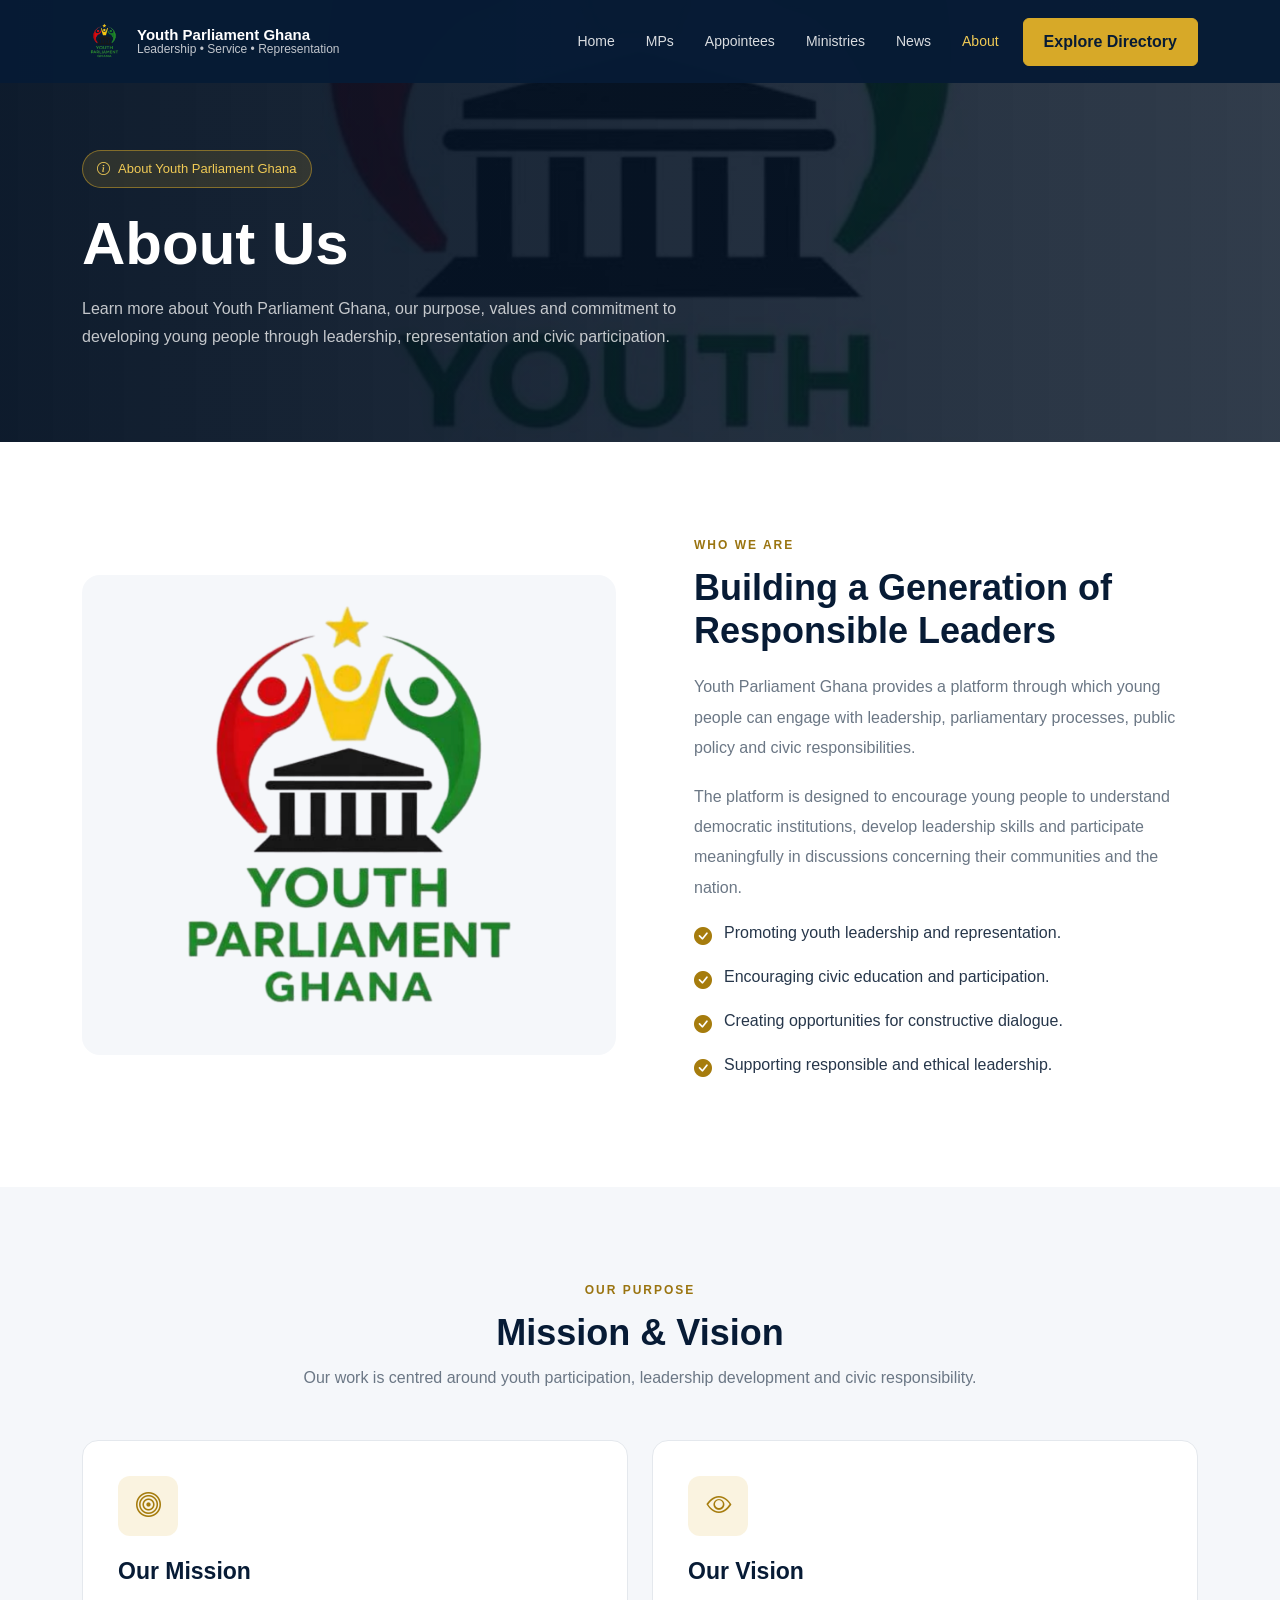
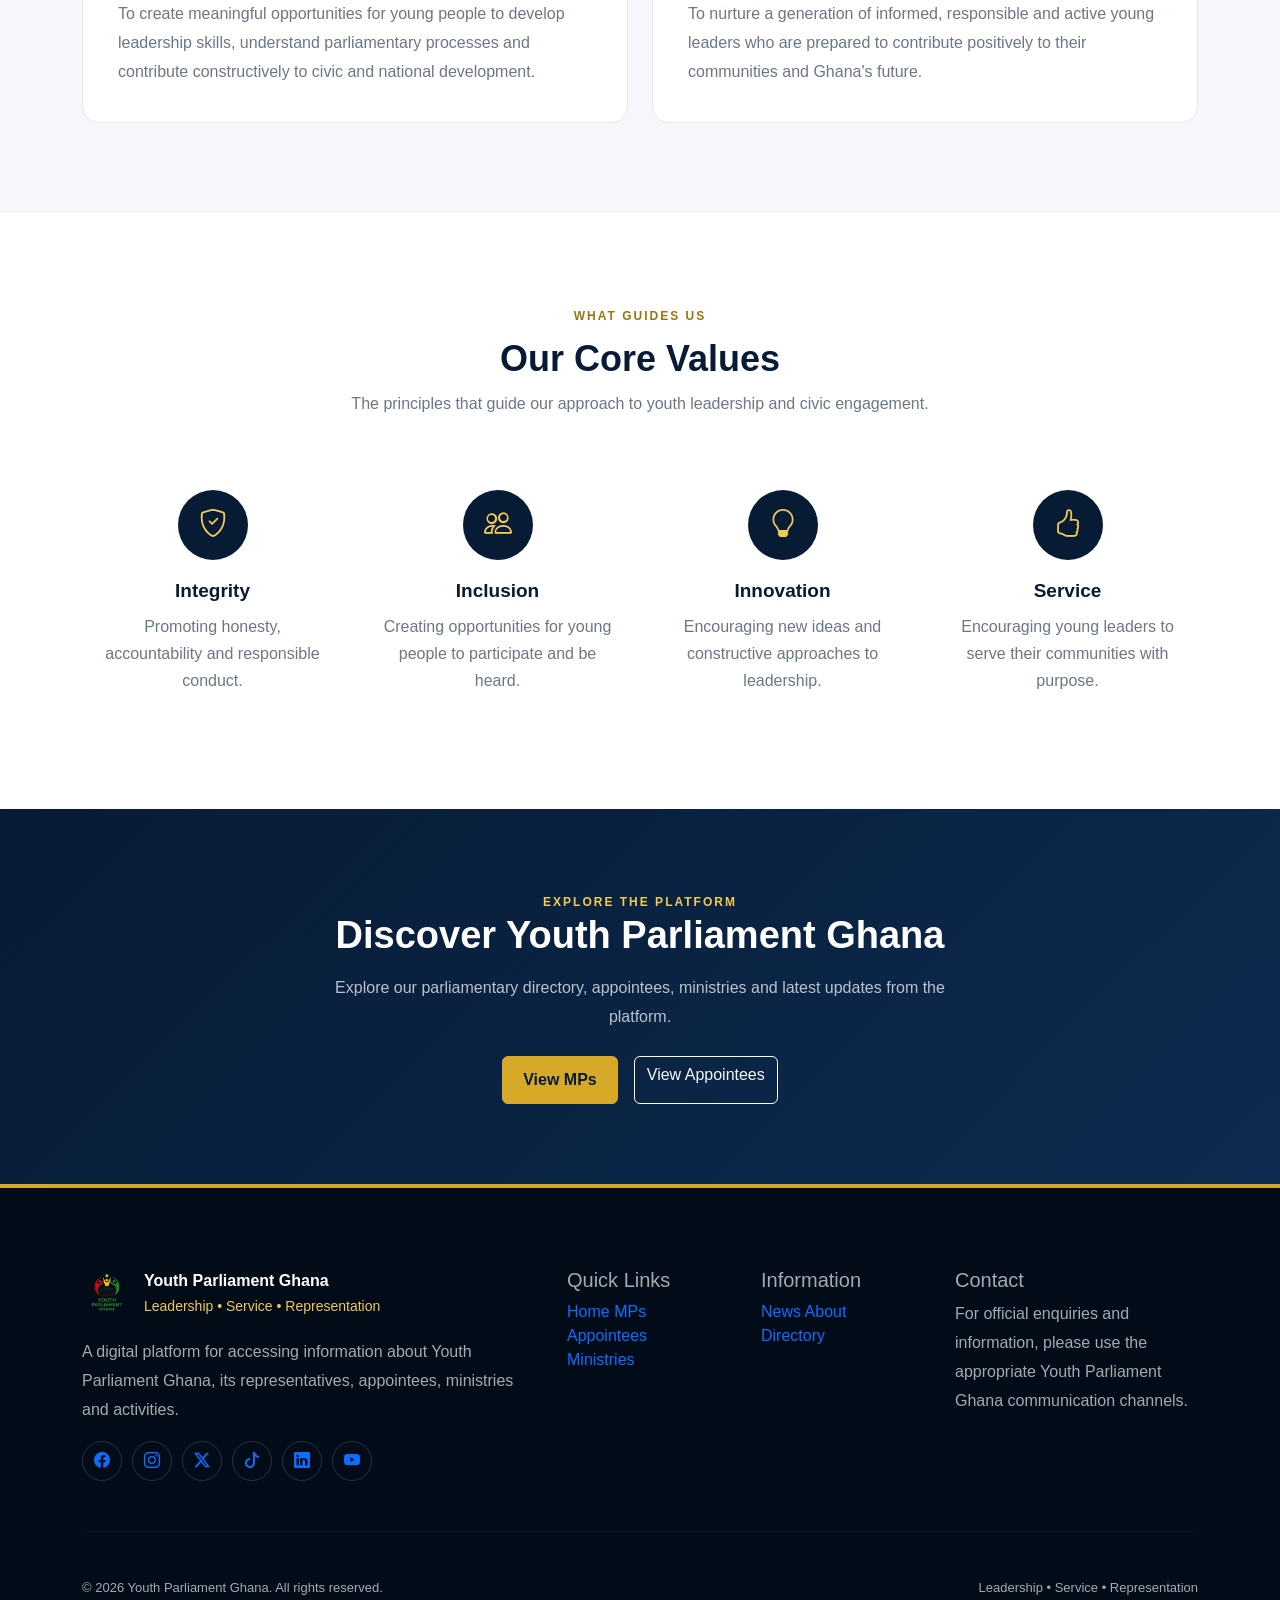
<file: about.html>
<!DOCTYPE html>
<html lang="en">
<head>
    <meta charset="UTF-8">
    <meta name="viewport" content="width=device-width, initial-scale=1.0">

   <meta name="description"
      content="About Youth Parliament Ghana - our mission, vision and commitment to youth representation, participation and empowerment in Ghana.">

<title>About Us | Youth Parliament Ghana</title>
       <!-- Youth Parliament Ghana Favicon -->
<!-- Youth Parliament Ghana Website Logo -->
<link rel="icon" type="image/webp" href="/images/YPG-LOGO.webp">
<link rel="apple-touch-icon" href="/images/YPG-LOGO.webp">

<link rel="canonical"
      href="https://youth-parliament-ghana-site.vercel.app/about.html">

<meta name="robots" content="index, follow">

    <!-- Bootstrap -->
    <link
        href="https://cdn.jsdelivr.net/npm/bootstrap@5.3.8/dist/css/bootstrap.min.css"
        rel="stylesheet">

    <!-- Bootstrap Icons -->
    <link
        href="https://cdn.jsdelivr.net/npm/bootstrap-icons@1.13.1/font/bootstrap-icons.min.css"
        rel="stylesheet">

    <!-- Custom CSS -->
    <link rel="stylesheet" href="css/style.css">

    <style>
        .page-header {
            background:
                linear-gradient(
                    90deg,
                    rgba(4, 18, 36, 0.96),
                    rgba(4, 18, 36, 0.82)
                ),
                url("images/ypg.webp") center/cover no-repeat;
            padding: 150px 0 90px;
            color: white;
        }

        .page-header h1 {
            font-size: clamp(40px, 6vw, 60px);
            font-weight: 800;
            margin-bottom: 15px;
        }

        .page-header p {
            max-width: 650px;
            color: rgba(255, 255, 255, 0.75);
            line-height: 1.8;
            margin: 0;
        }

        .about-intro {
            padding: 90px 0;
        }

        .about-image {
            height: 480px;
            border-radius: 18px;
            overflow: hidden;
            background: #f5f7fa;
        }

        .about-image img {
            width: 100%;
            height: 100%;
            object-fit: cover;
        }

        .about-content {
            padding-left: 30px;
        }

        .about-content h2 {
            color: var(--navy);
            font-size: 36px;
            font-weight: 800;
            margin: 10px 0 20px;
        }

        .about-content p {
            color: var(--muted);
            line-height: 1.9;
            margin-bottom: 18px;
        }

        .about-check {
            display: flex;
            gap: 12px;
            margin-bottom: 14px;
            color: var(--text);
        }

        .about-check i {
            color: #a67c0d;
            font-size: 18px;
            margin-top: 3px;
        }

        .mission-section {
            background: var(--light);
            padding: 90px 0;
        }

        .mission-card {
            background: white;
            border: 1px solid var(--border);
            border-radius: 16px;
            padding: 35px;
            height: 100%;
            transition: 0.3s ease;
        }

        .mission-card:hover {
            transform: translateY(-5px);
            box-shadow: 0 15px 40px rgba(7, 27, 53, 0.08);
        }

        .mission-icon {
            width: 60px;
            height: 60px;
            background: rgba(215, 169, 40, 0.14);
            color: #a67c0d;
            border-radius: 12px;
            display: flex;
            align-items: center;
            justify-content: center;
            font-size: 25px;
            margin-bottom: 22px;
        }

        .mission-card h3 {
            color: var(--navy);
            font-size: 23px;
            font-weight: 700;
            margin-bottom: 15px;
        }

        .mission-card p {
            color: var(--muted);
            line-height: 1.8;
            margin: 0;
        }

        .values-section {
            padding: 90px 0;
        }

        .value-item {
            text-align: center;
            padding: 25px 15px;
        }

        .value-icon {
            width: 70px;
            height: 70px;
            margin: 0 auto 20px;
            border-radius: 50%;
            background: var(--navy);
            color: var(--gold-light);
            display: flex;
            align-items: center;
            justify-content: center;
            font-size: 28px;
        }

        .value-item h4 {
            color: var(--navy);
            font-size: 19px;
            font-weight: 700;
            margin-bottom: 10px;
        }

        .value-item p {
            color: var(--muted);
            line-height: 1.7;
            margin: 0;
        }

        .about-cta {
            background:
                linear-gradient(
                    135deg,
                    var(--navy),
                    var(--navy-light)
                );
            padding: 80px 20px;
            color: white;
        }

        .about-cta h2 {
            font-size: 38px;
            font-weight: 800;
            margin-bottom: 15px;
        }

        .about-cta p {
            max-width: 650px;
            margin: 0 auto 25px;
            color: rgba(255, 255, 255, 0.72);
            line-height: 1.8;
        }

        @media (max-width: 991px) {
            .about-content {
                padding-left: 0;
                margin-top: 35px;
            }

            .about-image {
                height: 400px;
            }
        }

        @media (max-width: 767px) {
            .page-header {
                padding: 130px 0 70px;
            }

            .about-intro,
            .mission-section,
            .values-section {
                padding: 65px 0;
            }

            .about-content h2 {
                font-size: 30px;
            }

            .about-image {
                height: 320px;
            }

            .about-cta h2 {
                font-size: 30px;
            }
        }
    </style>
</head>

<body>

<!-- ================= NAVBAR ================= -->

<nav class="navbar navbar-expand-lg fixed-top">

    <div class="container">

        <a class="navbar-brand d-flex align-items-center"
           href="index.html">

            <img
                src="images/YPG-LOGO.webp"
                alt="Youth Parliament Ghana Logo"
                class="site-logo">

            <span class="brand-text">
                <strong>Youth Parliament Ghana</strong>
                <small>Leadership • Service • Representation</small>
            </span>

        </a>

        <button
            class="navbar-toggler"
            type="button"
            data-bs-toggle="collapse"
            data-bs-target="#mainNavbar"
            aria-controls="mainNavbar"
            aria-expanded="false"
            aria-label="Toggle navigation">

            <span class="navbar-toggler-icon"></span>

        </button>

        <div class="collapse navbar-collapse" id="mainNavbar">

            <ul class="navbar-nav ms-auto align-items-lg-center">

                <li class="nav-item">
                    <a class="nav-link"
                       href="index.html">
                        Home
                    </a>
                </li>

                <li class="nav-item">
                    <a class="nav-link"
                       href="mps.html">
                        MPs
                    </a>
                </li>

                <li class="nav-item">
                    <a class="nav-link"
                       href="appointees.html">
                        Appointees
                    </a>
                </li>

                <li class="nav-item">
                    <a class="nav-link"
                       href="ministries.html">
                        Ministries
                    </a>
                </li>

                <li class="nav-item">
                    <a class="nav-link"
                       href="news.html">
                        News
                    </a>
                </li>

                <li class="nav-item">
                    <a class="nav-link active"
                       href="about.html">
                        About
                    </a>
                </li>

                <li class="nav-item ms-lg-3">
                    <a class="btn btn-gold"
                       href="mps.html">
                        Explore Directory
                    </a>
                </li>

            </ul>

        </div>

    </div>

</nav>


<!-- ================= PAGE HEADER ================= -->

<section class="page-header">

    <div class="container">

        <div class="row">

            <div class="col-lg-8">

                <span class="hero-badge">
                    <i class="bi bi-info-circle"></i>
                    About Youth Parliament Ghana
                </span>

                <h1>
                    About Us
                </h1>

                <p>
                    Learn more about Youth Parliament Ghana, our purpose,
                    values and commitment to developing young people through
                    leadership, representation and civic participation.
                </p>

            </div>

        </div>

    </div>

</section>


<!-- ================= INTRODUCTION ================= -->

<section class="about-intro">

    <div class="container">

        <div class="row align-items-center g-5">

            <div class="col-lg-6">

                <div class="about-image">

                    <img
                        src="images/YPG-LOGO.webp"
                        alt="Youth Parliament Ghana">

                </div>

            </div>


            <div class="col-lg-6">

                <div class="about-content">

                    <span class="section-label">
                        WHO WE ARE
                    </span>

                    <h2>
                        Building a Generation of Responsible Leaders
                    </h2>

                    <p>
                        Youth Parliament Ghana provides a platform through
                        which young people can engage with leadership,
                        parliamentary processes, public policy and civic
                        responsibilities.
                    </p>

                    <p>
                        The platform is designed to encourage young people
                        to understand democratic institutions, develop
                        leadership skills and participate meaningfully in
                        discussions concerning their communities and the
                        nation.
                    </p>

                    <div class="about-check">
                        <i class="bi bi-check-circle-fill"></i>
                        <span>
                            Promoting youth leadership and representation.
                        </span>
                    </div>

                    <div class="about-check">
                        <i class="bi bi-check-circle-fill"></i>
                        <span>
                            Encouraging civic education and participation.
                        </span>
                    </div>

                    <div class="about-check">
                        <i class="bi bi-check-circle-fill"></i>
                        <span>
                            Creating opportunities for constructive dialogue.
                        </span>
                    </div>

                    <div class="about-check">
                        <i class="bi bi-check-circle-fill"></i>
                        <span>
                            Supporting responsible and ethical leadership.
                        </span>
                    </div>

                </div>

            </div>

        </div>

    </div>

</section>


<!-- ================= MISSION & VISION ================= -->

<section class="mission-section">

    <div class="container">

        <div class="section-heading text-center mb-5">

            <span class="section-label">
                OUR PURPOSE
            </span>

            <h2>
                Mission & Vision
            </h2>

            <p>
                Our work is centred around youth participation, leadership
                development and civic responsibility.
            </p>

        </div>


        <div class="row g-4">

            <!-- Mission -->

            <div class="col-lg-6">

                <div class="mission-card">

                    <div class="mission-icon">
                        <i class="bi bi-bullseye"></i>
                    </div>

                    <h3>
                        Our Mission
                    </h3>

                    <p>
                        To create meaningful opportunities for young people
                        to develop leadership skills, understand parliamentary
                        processes and contribute constructively to civic and
                        national development.
                    </p>

                </div>

            </div>


            <!-- Vision -->

            <div class="col-lg-6">

                <div class="mission-card">

                    <div class="mission-icon">
                        <i class="bi bi-eye"></i>
                    </div>

                    <h3>
                        Our Vision
                    </h3>

                    <p>
                        To nurture a generation of informed, responsible and
                        active young leaders who are prepared to contribute
                        positively to their communities and Ghana's future.
                    </p>

                </div>

            </div>

        </div>

    </div>

</section>


<!-- ================= VALUES ================= -->

<section class="values-section">

    <div class="container">

        <div class="section-heading text-center mb-5">

            <span class="section-label">
                WHAT GUIDES US
            </span>

            <h2>
                Our Core Values
            </h2>

            <p>
                The principles that guide our approach to youth leadership
                and civic engagement.
            </p>

        </div>


        <div class="row g-4">

            <!-- Value 1 -->

            <div class="col-lg-3 col-md-6">

                <div class="value-item">

                    <div class="value-icon">
                        <i class="bi bi-shield-check"></i>
                    </div>

                    <h4>
                        Integrity
                    </h4>

                    <p>
                        Promoting honesty, accountability and responsible
                        conduct.
                    </p>

                </div>

            </div>


            <!-- Value 2 -->

            <div class="col-lg-3 col-md-6">

                <div class="value-item">

                    <div class="value-icon">
                        <i class="bi bi-people"></i>
                    </div>

                    <h4>
                        Inclusion
                    </h4>

                    <p>
                        Creating opportunities for young people to participate
                        and be heard.
                    </p>

                </div>

            </div>


            <!-- Value 3 -->

            <div class="col-lg-3 col-md-6">

                <div class="value-item">

                    <div class="value-icon">
                        <i class="bi bi-lightbulb"></i>
                    </div>

                    <h4>
                        Innovation
                    </h4>

                    <p>
                        Encouraging new ideas and constructive approaches to
                        leadership.
                    </p>

                </div>

            </div>


            <!-- Value 4 -->

            <div class="col-lg-3 col-md-6">

                <div class="value-item">

                    <div class="value-icon">
                        <i class="bi bi-hand-thumbs-up"></i>
                    </div>

                    <h4>
                        Service
                    </h4>

                    <p>
                        Encouraging young leaders to serve their communities
                        with purpose.
                    </p>

                </div>

            </div>

        </div>

    </div>

</section>


<!-- ================= CTA ================= -->

<section class="about-cta text-center">

    <div class="container">

        <span class="section-label light">
            EXPLORE THE PLATFORM
        </span>

        <h2>
            Discover Youth Parliament Ghana
        </h2>

        <p>
            Explore our parliamentary directory, appointees, ministries and
            latest updates from the platform.
        </p>

        <div class="d-flex justify-content-center gap-3 flex-wrap">

            <a href="mps.html"
               class="btn btn-gold">
                View MPs
            </a>

            <a href="appointees.html"
               class="btn btn-outline-light">
                View Appointees
            </a>

        </div>

    </div>

</section>


<!-- ================= FOOTER ================= -->

<footer class="footer">

    <div class="container">

        <div class="row g-5">

            <div class="col-lg-5">

                <a href="index.html"
                   class="footer-brand">

                    <img
                        src="images/YPG-LOGO.webp"
                        alt="Youth Parliament Ghana"
                        class="site-logo">

                    <span>

                        <strong>
                            Youth Parliament Ghana
                        </strong>

                        <small>
                            Leadership • Service • Representation
                        </small>

                    </span>

                </a>

                <p>
                    A digital platform for accessing information about
                    Youth Parliament Ghana, its representatives, appointees,
                    ministries and activities.
                </p>

                <div class="social-links">

    <!-- Facebook -->
    <a
        href="https://www.facebook.com/share/1LT8P5ibFE/?mibextid=wwXIfr"
        target="_blank"
        rel="noopener noreferrer"
        aria-label="Facebook">
        <i class="bi bi-facebook"></i>
    </a>

    <!-- Instagram -->
    <a
        href="https://www.instagram.com/youthparliamentgh?stkn=MTg4YjJ6NDMwa25oNA%3D%3D&utm_source=qr"
        target="_blank"
        rel="noopener noreferrer"
        aria-label="Instagram">
        <i class="bi bi-instagram"></i>
    </a>

    <!-- X / Twitter -->
    <a
        href="https://x.com/youthparl?s=11"
        target="_blank"
        rel="noopener noreferrer"
        aria-label="Youth Parliament Ghana on X">
        <i class="bi bi-twitter-x"></i>
    </a>

    <!-- TikTok -->
    <a
        href="https://www.tiktok.com/@YouthParliamentGH"
        target="_blank"
        rel="noopener noreferrer"
        aria-label="Youth Parliament Ghana on TikTok">
        <i class="bi bi-tiktok"></i>
    </a>

    <!-- LinkedIn -->
    <a
        href="https://www.linkedin.com/"
        target="_blank"
        rel="noopener noreferrer"
        aria-label="LinkedIn">
        <i class="bi bi-linkedin"></i>
    </a>
    <!-- YouTube -->
<a
    href="https://youtube.com/@youthparliament-d4f?si=9gVg4iPJhuSQm0vC"
    target="_blank"
    rel="noopener noreferrer"
    aria-label="Youth Parliament Ghana on YouTube">

    <i class="bi bi-youtube"></i>

</a>

</div>
            </div>


            <div class="col-6 col-lg-2">

                <h5>
                    Quick Links
                </h5>

                <a href="index.html">Home</a>
                <a href="mps.html">MPs</a>
                <a href="appointees.html">Appointees</a>
                <a href="ministries.html">Ministries</a>

            </div>


            <div class="col-6 col-lg-2">

                <h5>
                    Information
                </h5>

                <a href="news.html">News</a>
                <a href="about.html">About</a>
                <a href="mps.html">Directory</a>

            </div>


            <div class="col-lg-3">

                <h5>
                    Contact
                </h5>

                <p>
                    For official enquiries and information,
                    please use the appropriate Youth Parliament
                    Ghana communication channels.
                </p>

            </div>

        </div>


        <hr>


        <div class="footer-bottom">

            <span>
                © 2026 Youth Parliament Ghana.
                All rights reserved.
            </span>

            <span>
                Leadership • Service • Representation
            </span>

        </div>

    </div>

</footer>


<!-- Bootstrap JS -->

<script
    src="https://cdn.jsdelivr.net/npm/bootstrap@5.3.8/dist/js/bootstrap.bundle.min.js">
</script>

<!-- Main JS -->

<script src="js/main.js"></script>

</body>
</html>
</file>
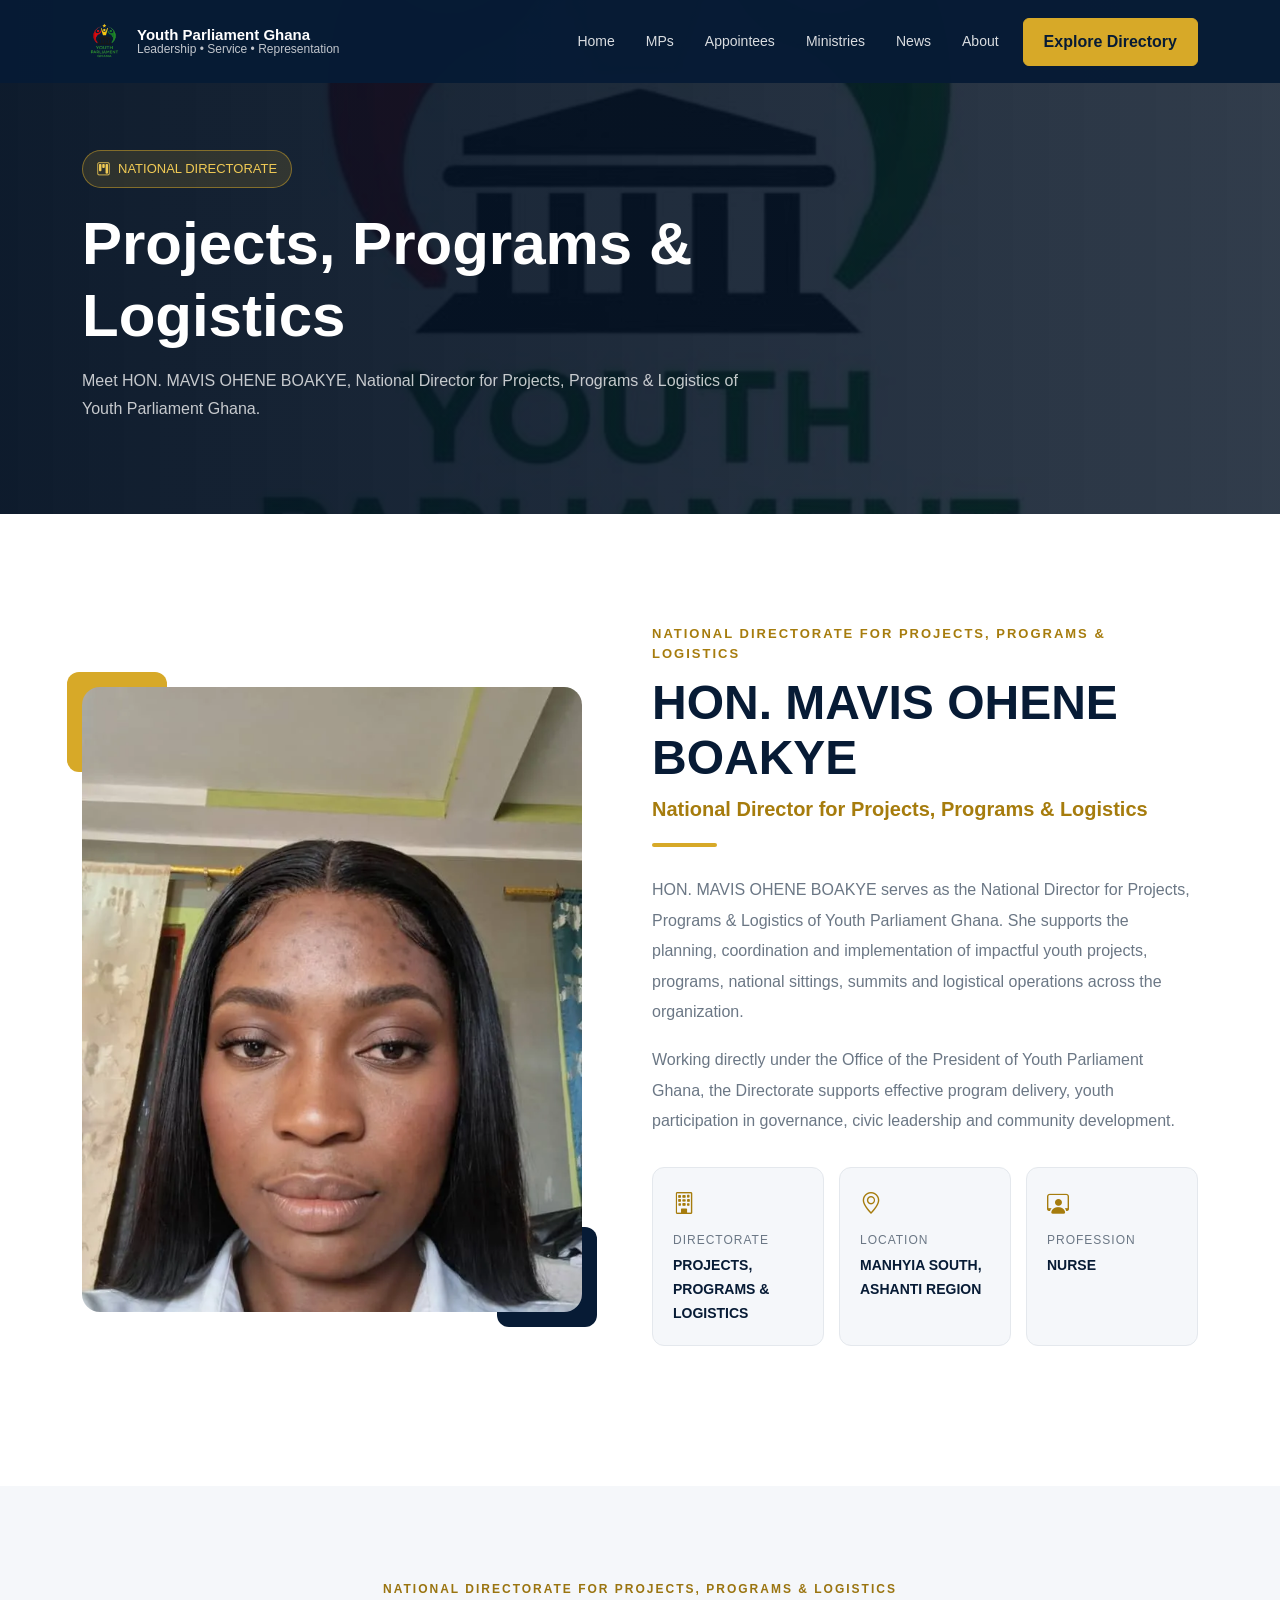
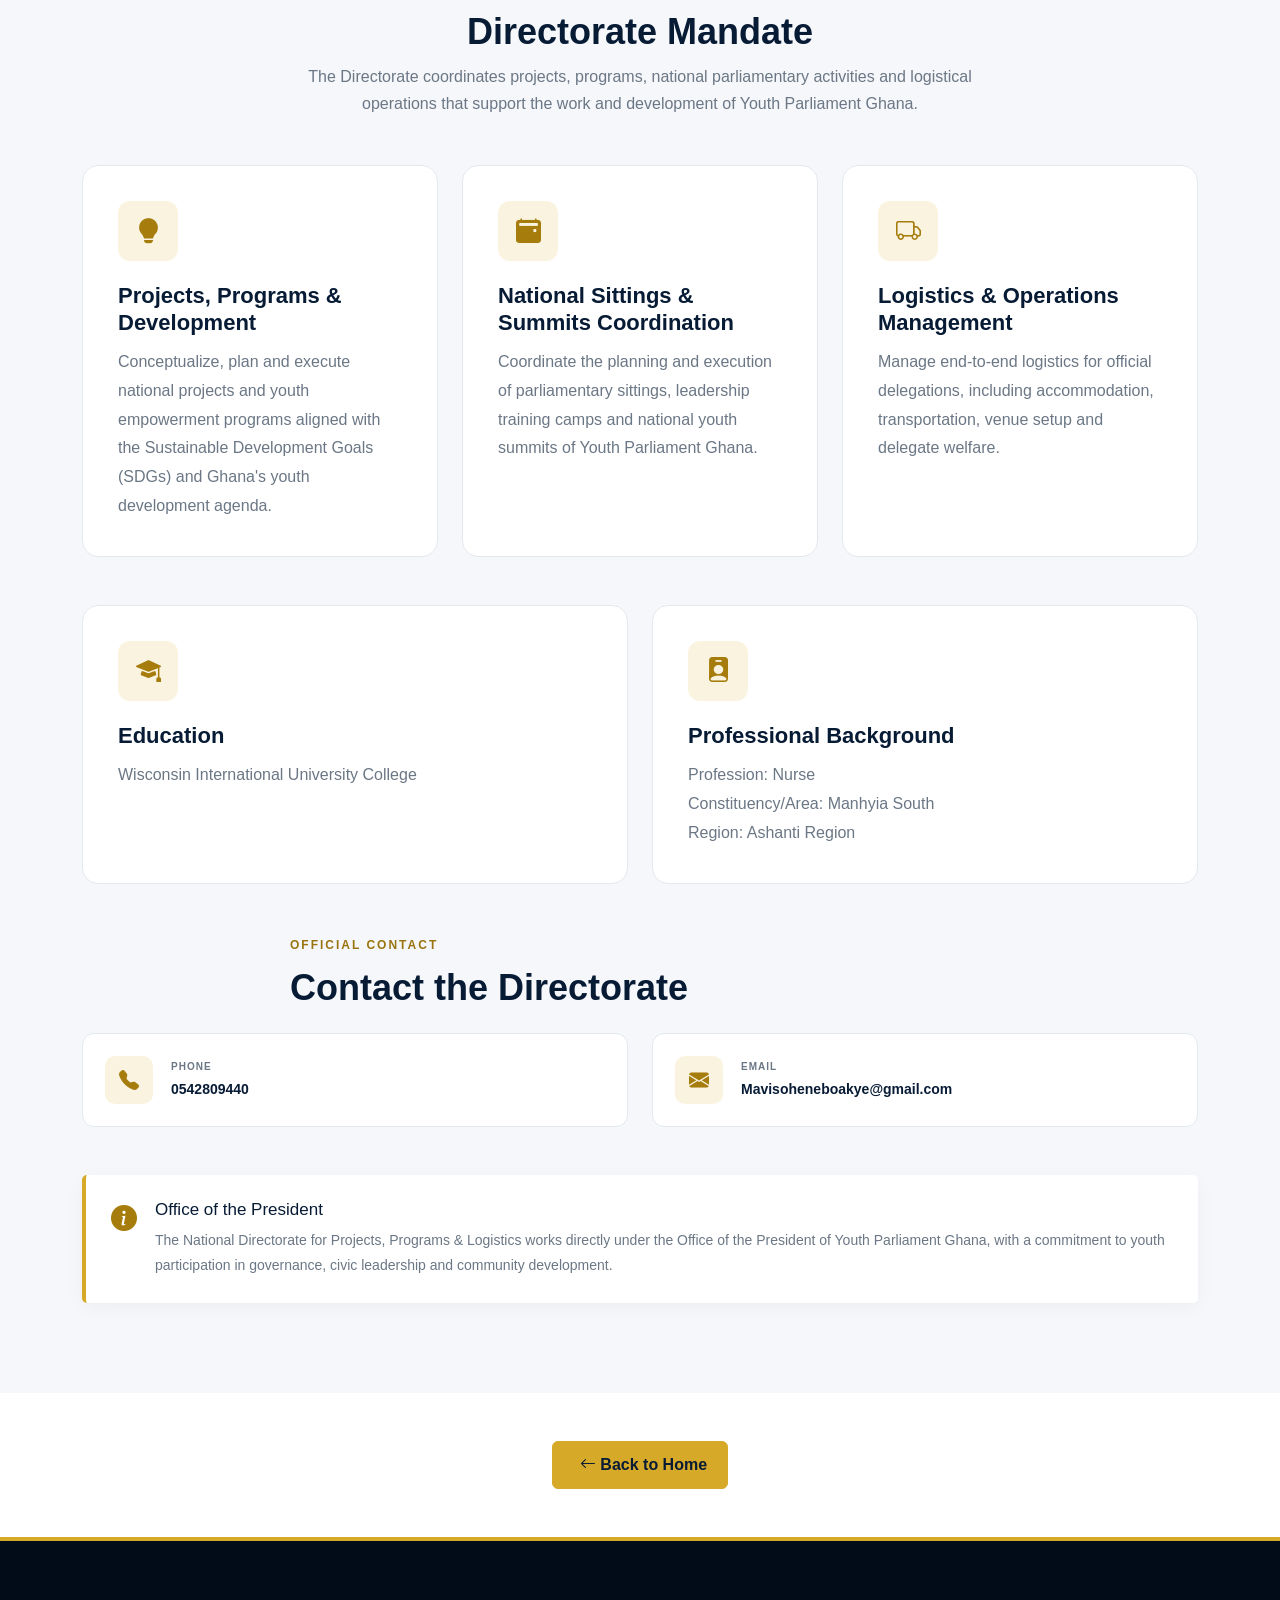
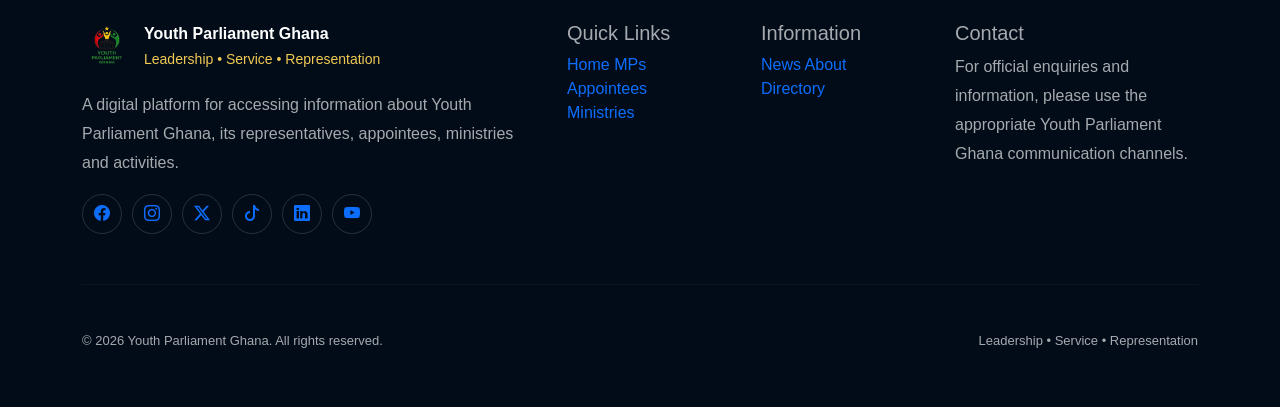
<file: mavis-ohene-boakye-profile.html>
<!DOCTYPE html>
<html lang="en">

<head>
    <meta charset="UTF-8">
    <meta name="viewport" content="width=device-width, initial-scale=1.0">

    <meta name="description"
        content="National Directorate for Projects, Programs & Logistics - Youth Parliament Ghana">

    <title>HON. MAVIS OHENE BOAKYE | Youth Parliament Ghana</title>
       <!-- Youth Parliament Ghana Favicon -->
<!-- Youth Parliament Ghana Website Logo -->
<link rel="icon" type="image/webp" href="/images/YPG-LOGO.webp">
<link rel="apple-touch-icon" href="/images/YPG-LOGO.webp">

    <!-- Bootstrap -->
    <link
        href="https://cdn.jsdelivr.net/npm/bootstrap@5.3.8/dist/css/bootstrap.min.css"
        rel="stylesheet">

    <!-- Bootstrap Icons -->
    <link
        href="https://cdn.jsdelivr.net/npm/bootstrap-icons@1.13.1/font/bootstrap-icons.min.css"
        rel="stylesheet">

    <!-- Main CSS -->
    <link rel="stylesheet" href="css/style.css">

    <style>

    /* =====================================================
       MAVIS PROFILE PAGE HEADER
    ===================================================== */

    .mavis-page-header {
        background:
            linear-gradient(
                90deg,
                rgba(4, 18, 36, 0.96),
                rgba(4, 18, 36, 0.82)
            ),
            url("images/ypg.webp") center/cover no-repeat;

        padding: 150px 0 90px;
        color: #fff;
    }

    .mavis-page-header h1 {
        font-size: clamp(40px, 6vw, 60px);
        font-weight: 800;
        margin-bottom: 15px;
    }

    .mavis-page-header p {
        max-width: 680px;
        color: rgba(255, 255, 255, 0.76);
        line-height: 1.8;
        margin: 0;
    }


    /* =====================================================
       MAVIS PROFILE
    ===================================================== */

    .mavis-profile-section {
        padding: 100px 0;
        background: #fff;
    }

    .mavis-profile-grid {
        display: grid;
        grid-template-columns: 500px 1fr;
        gap: 70px;
        align-items: center;
    }


    /* =====================================================
       MAVIS IMAGE
       RESPONSIVE 4:5 PROFILE RATIO
    ===================================================== */

    .mavis-profile-image {
        position: relative;
        width: 100%;
        aspect-ratio: 4 / 5;
        border-radius: 18px;
        overflow: visible;
        margin: 0 auto;
    }

    .mavis-profile-image::before {
        content: "";
        position: absolute;
        width: 100px;
        height: 100px;
        background: var(--gold);
        top: -15px;
        left: -15px;
        z-index: 0;
        border-radius: 12px;
    }

    .mavis-profile-image::after {
        content: "";
        position: absolute;
        width: 100px;
        height: 100px;
        background: var(--navy);
        right: -15px;
        bottom: -15px;
        z-index: 0;
        border-radius: 12px;
    }

    .mavis-profile-image img {
        position: relative;
        z-index: 1;

        width: 100%;
        height: 100%;

        max-width: 100%;
        max-height: 100%;

        object-fit: cover;
        object-position: center top;

        border-radius: 18px;
        display: block;

        margin: 0;
        padding: 0;

        transform: none !important;
        transition: none !important;
    }

    /* Prevent image zoom when hovering */
    .mavis-profile-image:hover img {
        transform: none !important;
    }


    /* =====================================================
       MAVIS CONTENT
    ===================================================== */

    .mavis-profile-content {
        padding: 10px 0;
    }

    .mavis-profile-content .section-label {
        display: inline-block;
        color: #a67c0d;
        font-size: 13px;
        font-weight: 800;
        letter-spacing: 2px;
        margin-bottom: 12px;
    }

    .mavis-profile-content h2 {
        color: var(--navy);
        font-size: clamp(32px, 4vw, 48px);
        line-height: 1.15;
        font-weight: 800;
        margin: 0 0 12px;
    }

    .mavis-profile-content h3 {
        color: #a67c0d;
        font-size: 20px;
        font-weight: 700;
        margin-bottom: 22px;
    }

    .mavis-heading-line {
        width: 65px;
        height: 4px;
        background: var(--gold);
        margin-bottom: 28px;
        border-radius: 5px;
    }

    .mavis-profile-content p {
        color: var(--muted);
        line-height: 1.9;
        font-size: 16px;
        margin-bottom: 18px;
    }


    /* =====================================================
       MAVIS INFORMATION
    ===================================================== */

    .mavis-info {
        display: grid;
        grid-template-columns: repeat(3, 1fr);
        gap: 15px;
        margin: 30px 0;
    }

    .mavis-info-item {
        background: var(--light);
        border: 1px solid var(--border);
        border-radius: 12px;
        padding: 20px;
    }

    .mavis-info-item i {
        display: block;
        color: #a67c0d;
        font-size: 22px;
        margin-bottom: 10px;
    }

    .mavis-info-item span {
        display: block;
        color: var(--muted);
        font-size: 12px;
        text-transform: uppercase;
        letter-spacing: 1px;
        margin-bottom: 4px;
    }

    .mavis-info-item strong {
        color: var(--navy);
        font-size: 14px;
        line-height: 1.5;
    }


    /* =====================================================
       DIRECTORATE SECTION
    ===================================================== */

    .directorate-section {
        padding: 90px 0;
        background: var(--light);
    }

    .mandate-card {
        background: #fff;
        border: 1px solid var(--border);
        border-radius: 16px;
        padding: 35px;
        height: 100%;
        transition: 0.3s ease;
    }

    .mandate-card:hover {
        transform: translateY(-5px);
        box-shadow: 0 15px 40px rgba(7, 27, 53, 0.08);
    }

    .mandate-icon {
        width: 60px;
        height: 60px;
        display: flex;
        align-items: center;
        justify-content: center;
        background: rgba(215, 169, 40, 0.14);
        color: #a67c0d;
        border-radius: 12px;
        font-size: 25px;
        margin-bottom: 22px;
    }

    .mandate-card h3 {
        color: var(--navy);
        font-size: 22px;
        font-weight: 700;
        margin-bottom: 12px;
    }

    .mandate-card p {
        color: var(--muted);
        line-height: 1.8;
        margin: 0;
    }


    /* =====================================================
       PROFESSIONAL INFORMATION
    ===================================================== */

    .professional-card {
        background: #fff;
        border: 1px solid var(--border);
        border-radius: 16px;
        padding: 35px;
        height: 100%;
        transition: 0.3s ease;
    }

    .professional-card:hover {
        transform: translateY(-5px);
        box-shadow: 0 15px 40px rgba(7, 27, 53, 0.08);
    }

    .professional-card h3 {
        color: var(--navy);
        font-size: 22px;
        font-weight: 700;
        margin-bottom: 12px;
    }

    .professional-card p {
        color: var(--muted);
        line-height: 1.8;
        margin: 0;
    }


    /* =====================================================
       CONTACT
    ===================================================== */

    .contact-panel {
        margin-top: 20px;
    }

    .contact-item {
        display: flex;
        align-items: center;
        gap: 18px;
        background: #fff;
        border: 1px solid var(--border);
        border-radius: 12px;
        padding: 22px;
        text-decoration: none;
        color: var(--navy);
        transition: 0.3s ease;
    }

    .contact-item:hover {
        transform: translateY(-3px);
        border-color: var(--gold);
        color: var(--navy);
        box-shadow: 0 10px 25px rgba(7, 27, 53, 0.06);
    }

    .contact-item > i {
        width: 48px;
        height: 48px;
        display: flex;
        align-items: center;
        justify-content: center;
        border-radius: 10px;
        background: rgba(215, 169, 40, 0.14);
        color: #a67c0d;
        font-size: 20px;
    }

    .contact-item span {
        display: flex;
        flex-direction: column;
        gap: 5px;
    }

    .contact-item small {
        color: var(--muted);
        font-size: 10px;
        font-weight: 700;
        letter-spacing: 1px;
    }

    .contact-item strong {
        font-size: 14px;
        word-break: break-word;
    }


    /* =====================================================
       OFFICE NOTE
    ===================================================== */

    .office-note {
        display: flex;
        align-items: flex-start;
        gap: 18px;
        padding: 25px;
        background: #fff;
        border-left: 4px solid var(--gold);
        border-radius: 5px;
        box-shadow: 0 5px 20px rgba(7, 27, 53, 0.04);
    }

    .office-note > i {
        color: #a67c0d;
        font-size: 26px;
    }

    .office-note h3 {
        margin: 0 0 8px;
        color: var(--navy);
        font-size: 17px;
    }

    .office-note p {
        margin: 0;
        color: var(--muted);
        font-size: 14px;
        line-height: 1.8;
    }


    /* =====================================================
       RESPONSIVE
    ===================================================== */

    /* Large Laptop / Small Desktop */
    @media (max-width: 1199px) {

        .mavis-profile-grid {
            grid-template-columns: 430px 1fr;
            gap: 50px;
        }

        .mavis-profile-image {
            width: 100%;
            aspect-ratio: 4 / 5;
        }
    }


    /* Tablet / iPad */
    @media (max-width: 991px) {

        .mavis-profile-grid {
            grid-template-columns: 1fr;
            gap: 50px;
        }

        .mavis-profile-image {
            width: 100%;
            max-width: 500px;
            aspect-ratio: 4 / 5;
            margin: 0 auto;
        }

        .mavis-profile-content {
            max-width: 800px;
            margin: 0 auto;
        }

        .mavis-info {
            grid-template-columns: repeat(3, 1fr);
        }
    }


    /* Mobile */
    @media (max-width: 767px) {

        .mavis-page-header {
            padding: 130px 0 70px;
        }

        .mavis-profile-section,
        .directorate-section {
            padding: 65px 0;
        }

        .mavis-profile-image {
            width: 100%;
            max-width: 500px;
            aspect-ratio: 4 / 5;
        }

        .mavis-info {
            grid-template-columns: 1fr;
        }

        .mandate-card,
        .professional-card {
            padding: 28px;
        }
    }


    /* Small Mobile */
    @media (max-width: 576px) {

        .mavis-profile-image {
            width: 100%;
            max-width: 100%;
            aspect-ratio: 4 / 5;
        }

        .mavis-profile-content h2 {
            font-size: 32px;
        }
    }


    /* Very Small Phones */
    @media (max-width: 375px) {

        .mavis-profile-image {
            width: 100%;
            aspect-ratio: 4 / 5;
        }

        .mavis-profile-content h2 {
            font-size: 29px;
        }
    }


    /* =====================================================
       FINAL IMAGE PROTECTION
    ===================================================== */

    .mavis-profile-image img {
        width: 100% !important;
        height: 100% !important;
        max-width: 100% !important;
        max-height: 100% !important;
        object-fit: cover !important;
        object-position: center top !important;
        transform: none !important;
        transition: none !important;
    }

</style>

</head>


<body>


<!-- =====================================================
     NAVBAR
===================================================== -->

<nav class="navbar navbar-expand-lg fixed-top">

    <div class="container">

        <a class="navbar-brand d-flex align-items-center"
           href="index.html">

            <img
                src="images/YPG-LOGO.webp"
                alt="Youth Parliament Ghana Logo"
                class="site-logo">

            <span class="brand-text">

                <strong>Youth Parliament Ghana</strong>

                <small>
                    Leadership • Service • Representation
                </small>

            </span>

        </a>


        <button
            class="navbar-toggler"
            type="button"
            data-bs-toggle="collapse"
            data-bs-target="#mainNavbar"
            aria-controls="mainNavbar"
            aria-expanded="false"
            aria-label="Toggle navigation">

            <span class="navbar-toggler-icon"></span>

        </button>


        <div class="collapse navbar-collapse" id="mainNavbar">

            <ul class="navbar-nav ms-auto align-items-lg-center">

                <li class="nav-item">
                    <a class="nav-link" href="index.html">
                        Home
                    </a>
                </li>

                <li class="nav-item">
                    <a class="nav-link" href="mps.html">
                        MPs
                    </a>
                </li>

                <li class="nav-item">
                    <a class="nav-link" href="appointees.html">
                        Appointees
                    </a>
                </li>

                <li class="nav-item">
                    <a class="nav-link" href="ministries.html">
                        Ministries
                    </a>
                </li>

                <li class="nav-item">
                    <a class="nav-link" href="news.html">
                        News
                    </a>
                </li>

                <li class="nav-item">
                    <a class="nav-link" href="about.html">
                        About
                    </a>
                </li>

                <li class="nav-item ms-lg-3">

                    <a class="btn btn-gold" href="mps.html">
                        Explore Directory
                    </a>

                </li>

            </ul>

        </div>

    </div>

</nav>



<!-- =====================================================
     PAGE HEADER
===================================================== -->

<section class="mavis-page-header">

    <div class="container">

        <div class="row">

            <div class="col-lg-8">

                <span class="hero-badge">

                    <i class="bi bi-kanban"></i>

                    NATIONAL DIRECTORATE

                </span>

                <h1>
                    Projects, Programs &amp; Logistics
                </h1>

                <p>
                    Meet HON. MAVIS OHENE BOAKYE, National Director for
                    Projects, Programs &amp; Logistics of Youth Parliament Ghana.
                </p>

            </div>

        </div>

    </div>

</section>



<!-- =====================================================
     MAVIS PROFILE
===================================================== -->

<section class="mavis-profile-section">

    <div class="container">

        <div class="mavis-profile-grid">


            <!-- MAVIS IMAGE -->

            <div class="mavis-profile-image">

                <img
                    src="images/mavisohene.webp"
                    alt="HON. MAVIS OHENE BOAKYE">

            </div>



            <!-- MAVIS INFORMATION -->

            <div class="mavis-profile-content">

                <span class="section-label">
                    NATIONAL DIRECTORATE FOR PROJECTS, PROGRAMS &amp; LOGISTICS
                </span>

                <h2>
                    HON. MAVIS OHENE BOAKYE
                </h2>

                <h3>
                    National Director for Projects, Programs &amp; Logistics
                </h3>

                <div class="mavis-heading-line"></div>


                <p>
                    HON. MAVIS OHENE BOAKYE serves as the National Director
                    for Projects, Programs &amp; Logistics of Youth Parliament
                    Ghana. She supports the planning, coordination and
                    implementation of impactful youth projects, programs,
                    national sittings, summits and logistical operations
                    across the organization.
                </p>


                <p>
                    Working directly under the Office of the President of
                    Youth Parliament Ghana, the Directorate supports effective
                    program delivery, youth participation in governance,
                    civic leadership and community development.
                </p>



                <!-- INFORMATION -->

                <div class="mavis-info">


                    <div class="mavis-info-item">

                        <i class="bi bi-building"></i>

                        <span>
                            DIRECTORATE
                        </span>

                        <strong>
                            PROJECTS, PROGRAMS &amp; LOGISTICS
                        </strong>

                    </div>


                    <div class="mavis-info-item">

                        <i class="bi bi-geo-alt"></i>

                        <span>
                            LOCATION
                        </span>

                        <strong>
                            MANHYIA SOUTH, ASHANTI REGION
                        </strong>

                    </div>


                    <div class="mavis-info-item">

                        <i class="bi bi-person-workspace"></i>

                        <span>
                            PROFESSION
                        </span>

                        <strong>
                            NURSE
                        </strong>

                    </div>


                </div>

            </div>

        </div>

    </div>

</section>



<!-- =====================================================
     DIRECTORATE MANDATE
===================================================== -->

<section class="directorate-section">

    <div class="container">


        <div class="section-heading text-center mb-5">

            <span class="section-label">
                NATIONAL DIRECTORATE FOR PROJECTS, PROGRAMS &amp; LOGISTICS
            </span>

            <h2>
                Directorate Mandate
            </h2>

            <p>
                The Directorate coordinates projects, programs, national
                parliamentary activities and logistical operations that support
                the work and development of Youth Parliament Ghana.
            </p>

        </div>



        <div class="row g-4">


            <!-- MANDATE 1 -->

            <div class="col-lg-4">

                <div class="mandate-card">

                    <div class="mandate-icon">

                        <i class="bi bi-lightbulb-fill"></i>

                    </div>

                    <h3>
                        Projects, Programs &amp; Development
                    </h3>

                    <p>
                        Conceptualize, plan and execute national projects and
                        youth empowerment programs aligned with the Sustainable
                        Development Goals (SDGs) and Ghana's youth development
                        agenda.
                    </p>

                </div>

            </div>



            <!-- MANDATE 2 -->

            <div class="col-lg-4">

                <div class="mandate-card">

                    <div class="mandate-icon">

                        <i class="bi bi-calendar2-event-fill"></i>

                    </div>

                    <h3>
                        National Sittings &amp; Summits Coordination
                    </h3>

                    <p>
                        Coordinate the planning and execution of parliamentary
                        sittings, leadership training camps and national youth
                        summits of Youth Parliament Ghana.
                    </p>

                </div>

            </div>



            <!-- MANDATE 3 -->

            <div class="col-lg-4">

                <div class="mandate-card">

                    <div class="mandate-icon">

                        <i class="bi bi-truck"></i>

                    </div>

                    <h3>
                        Logistics &amp; Operations Management
                    </h3>

                    <p>
                        Manage end-to-end logistics for official delegations,
                        including accommodation, transportation, venue setup
                        and delegate welfare.
                    </p>

                </div>

            </div>


        </div>



        <!-- =================================================
             PROFESSIONAL INFORMATION
        ================================================= -->

        <div class="row g-4 mt-4">


            <div class="col-lg-6">

                <div class="professional-card">

                    <div class="mandate-icon">

                        <i class="bi bi-mortarboard-fill"></i>

                    </div>

                    <h3>
                        Education
                    </h3>

                    <p>
                        Wisconsin International University College
                    </p>

                </div>

            </div>



            <div class="col-lg-6">

                <div class="professional-card">

                    <div class="mandate-icon">

                        <i class="bi bi-person-badge-fill"></i>

                    </div>

                    <h3>
                        Professional Background
                    </h3>

                    <p>

                        Profession: Nurse
                        <br>

                        Constituency/Area: Manhyia South
                        <br>

                        Region: Ashanti Region

                    </p>

                </div>

            </div>


        </div>



        <!-- =================================================
             CONTACT
        ================================================= -->

        <div class="contact-panel">


            <div class="section-heading mt-5 mb-4">

                <span class="section-label">
                    OFFICIAL CONTACT
                </span>

                <h2>
                    Contact the Directorate
                </h2>

            </div>



            <div class="row g-4">


                <div class="col-md-6">

                    <a
                        href="tel:0542809440"
                        class="contact-item">

                        <i class="bi bi-telephone-fill"></i>

                        <span>

                            <small>
                                PHONE
                            </small>

                            <strong>
                                0542809440
                            </strong>

                        </span>

                    </a>

                </div>



                <div class="col-md-6">

                    <a
                        href="mailto:Mavisoheneboakye@gmail.com"
                        class="contact-item">

                        <i class="bi bi-envelope-fill"></i>

                        <span>

                            <small>
                                EMAIL
                            </small>

                            <strong>
                                Mavisoheneboakye@gmail.com
                            </strong>

                        </span>

                    </a>

                </div>


            </div>

        </div>



        <!-- =================================================
             OFFICE NOTE
        ================================================= -->

        <div class="office-note mt-5">

            <i class="bi bi-info-circle-fill"></i>

            <div>

                <h3>
                    Office of the President
                </h3>

                <p>
                    The National Directorate for Projects, Programs &amp;
                    Logistics works directly under the Office of the President
                    of Youth Parliament Ghana, with a commitment to youth
                    participation in governance, civic leadership and
                    community development.
                </p>

            </div>

        </div>


    </div>

</section>



<!-- =====================================================
     BACK TO HOME
===================================================== -->

<section class="py-5 text-center">

    <div class="container">

        <a href="index.html" class="btn btn-gold">

            <i class="bi bi-arrow-left"></i>

            Back to Home

        </a>

    </div>

</section>



<!-- =====================================================
     FOOTER
===================================================== -->

<footer class="footer">

    <div class="container">

        <div class="row g-5">


            <!-- BRAND -->

            <div class="col-lg-5">

                <a href="index.html" class="footer-brand">

                    <img
                        src="images/YPG-LOGO.webp"
                        alt="Youth Parliament Ghana"
                        class="site-logo">

                    <span>

                        <strong>
                            Youth Parliament Ghana
                        </strong>

                        <small>
                            Leadership • Service • Representation
                        </small>

                    </span>

                </a>


                <p>
                    A digital platform for accessing information about
                    Youth Parliament Ghana, its representatives,
                    appointees, ministries and activities.
                </p>


               <div class="social-links">

    <!-- Facebook -->
    <a
        href="https://www.facebook.com/share/1LT8P5ibFE/?mibextid=wwXIfr"
        target="_blank"
        rel="noopener noreferrer"
        aria-label="Facebook">
        <i class="bi bi-facebook"></i>
    </a>

    <!-- Instagram -->
    <a
        href="https://www.instagram.com/youthparliamentgh?stkn=MTg4YjJ6NDMwa25oNA%3D%3D&utm_source=qr"
        target="_blank"
        rel="noopener noreferrer"
        aria-label="Instagram">
        <i class="bi bi-instagram"></i>
    </a>

    <!-- X / Twitter -->
    <a
        href="https://x.com/youthparl?s=11"
        target="_blank"
        rel="noopener noreferrer"
        aria-label="Youth Parliament Ghana on X">
        <i class="bi bi-twitter-x"></i>
    </a>

    <!-- TikTok -->
    <a
        href="https://www.tiktok.com/@YouthParliamentGH"
        target="_blank"
        rel="noopener noreferrer"
        aria-label="Youth Parliament Ghana on TikTok">
        <i class="bi bi-tiktok"></i>
    </a>

    <!-- LinkedIn -->
    <a
        href="https://www.linkedin.com/"
        target="_blank"
        rel="noopener noreferrer"
        aria-label="LinkedIn">
        <i class="bi bi-linkedin"></i>
    </a>
    <!-- YouTube -->
<a
    href="https://youtube.com/@youthparliament-d4f?si=9gVg4iPJhuSQm0vC"
    target="_blank"
    rel="noopener noreferrer"
    aria-label="Youth Parliament Ghana on YouTube">

    <i class="bi bi-youtube"></i>

</a>

</div>

            </div>



            <!-- QUICK LINKS -->

            <div class="col-6 col-lg-2">

                <h5>
                    Quick Links
                </h5>

                <a href="index.html">
                    Home
                </a>

                <a href="mps.html">
                    MPs
                </a>

                <a href="appointees.html">
                    Appointees
                </a>

                <a href="ministries.html">
                    Ministries
                </a>

            </div>



            <!-- INFORMATION -->

            <div class="col-6 col-lg-2">

                <h5>
                    Information
                </h5>

                <a href="news.html">
                    News
                </a>

                <a href="about.html">
                    About
                </a>

                <a href="mps.html">
                    Directory
                </a>

            </div>



            <!-- CONTACT -->

            <div class="col-lg-3">

                <h5>
                    Contact
                </h5>

                <p>
                    For official enquiries and information,
                    please use the appropriate Youth Parliament
                    Ghana communication channels.
                </p>

            </div>


        </div>


        <hr>


        <div class="footer-bottom">

            <span>
                © 2026 Youth Parliament Ghana.
                All rights reserved.
            </span>

            <span>
                Leadership • Service • Representation
            </span>

        </div>


    </div>

</footer>



<!-- Bootstrap JS -->

<script
    src="https://cdn.jsdelivr.net/npm/bootstrap@5.3.8/dist/js/bootstrap.bundle.min.js">
</script>


<!-- Main JS -->

<script src="js/main.js"></script>


</body>

</html>
</file>
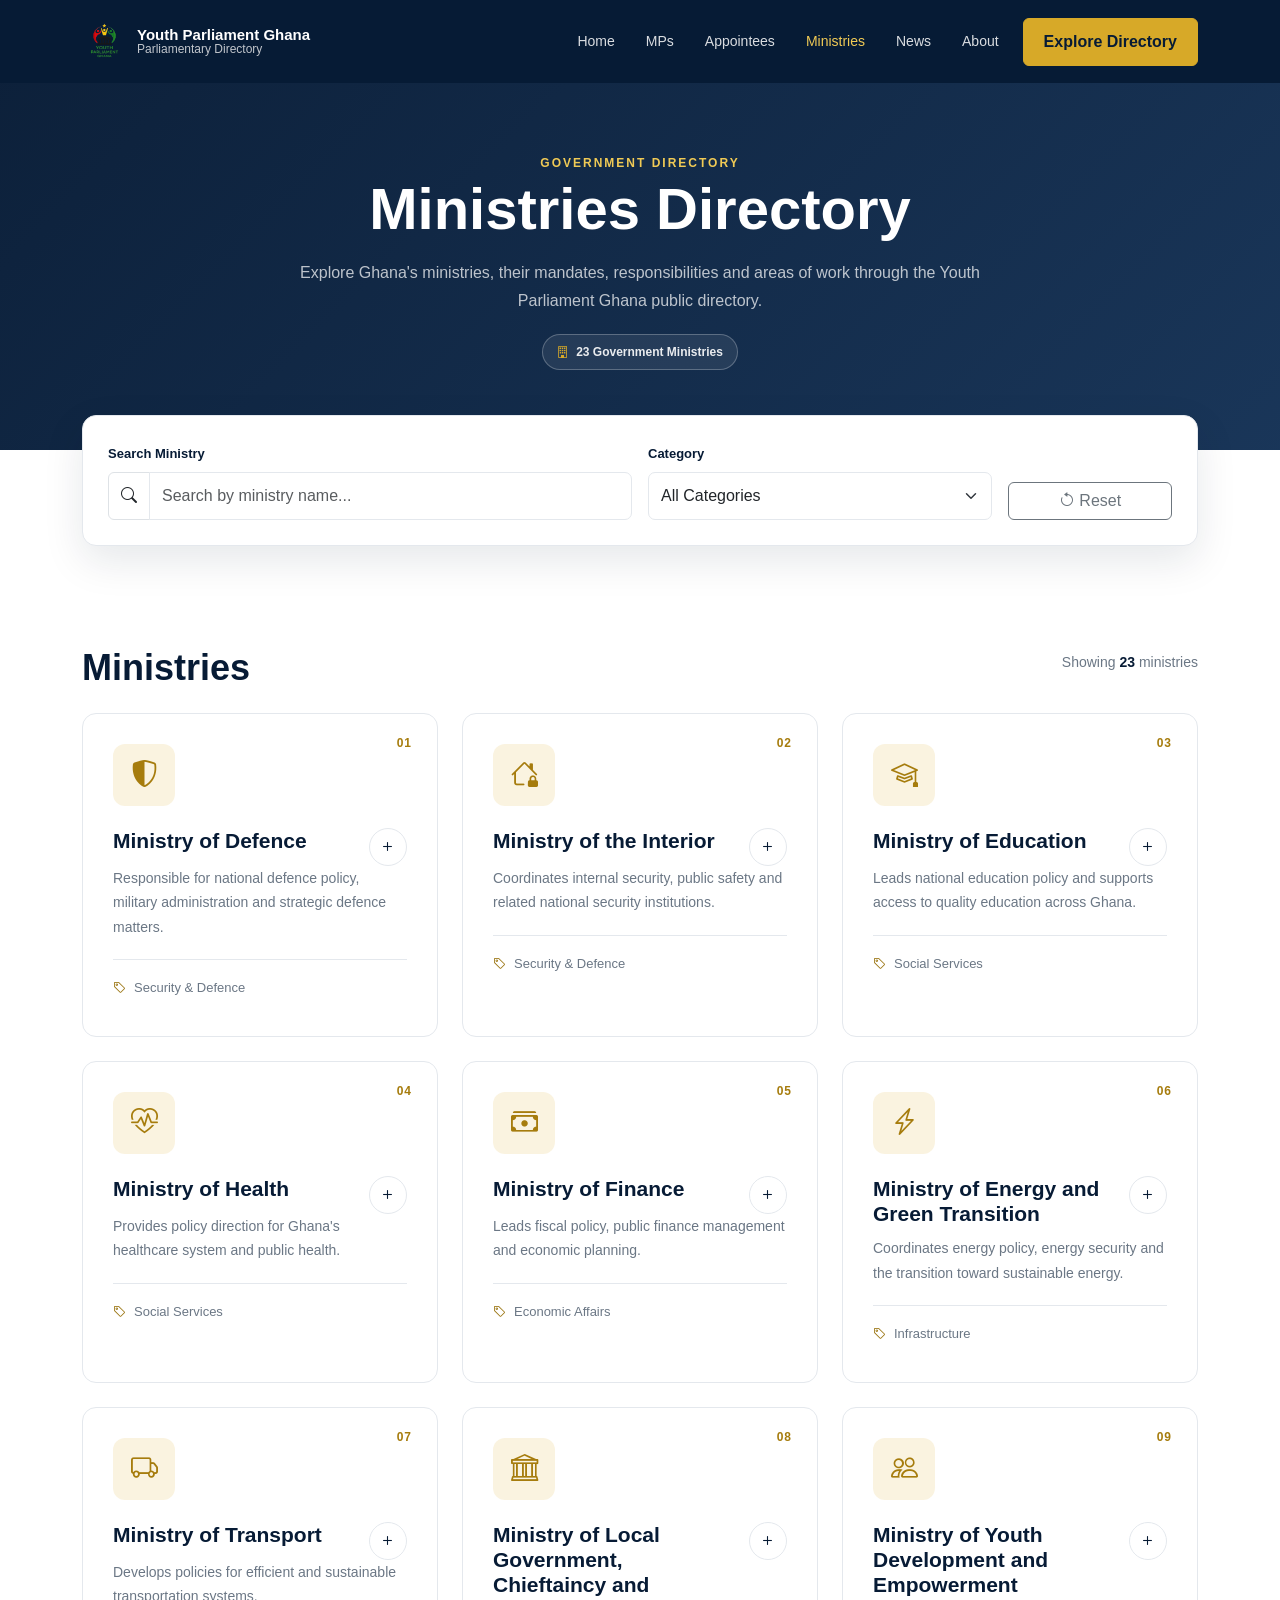
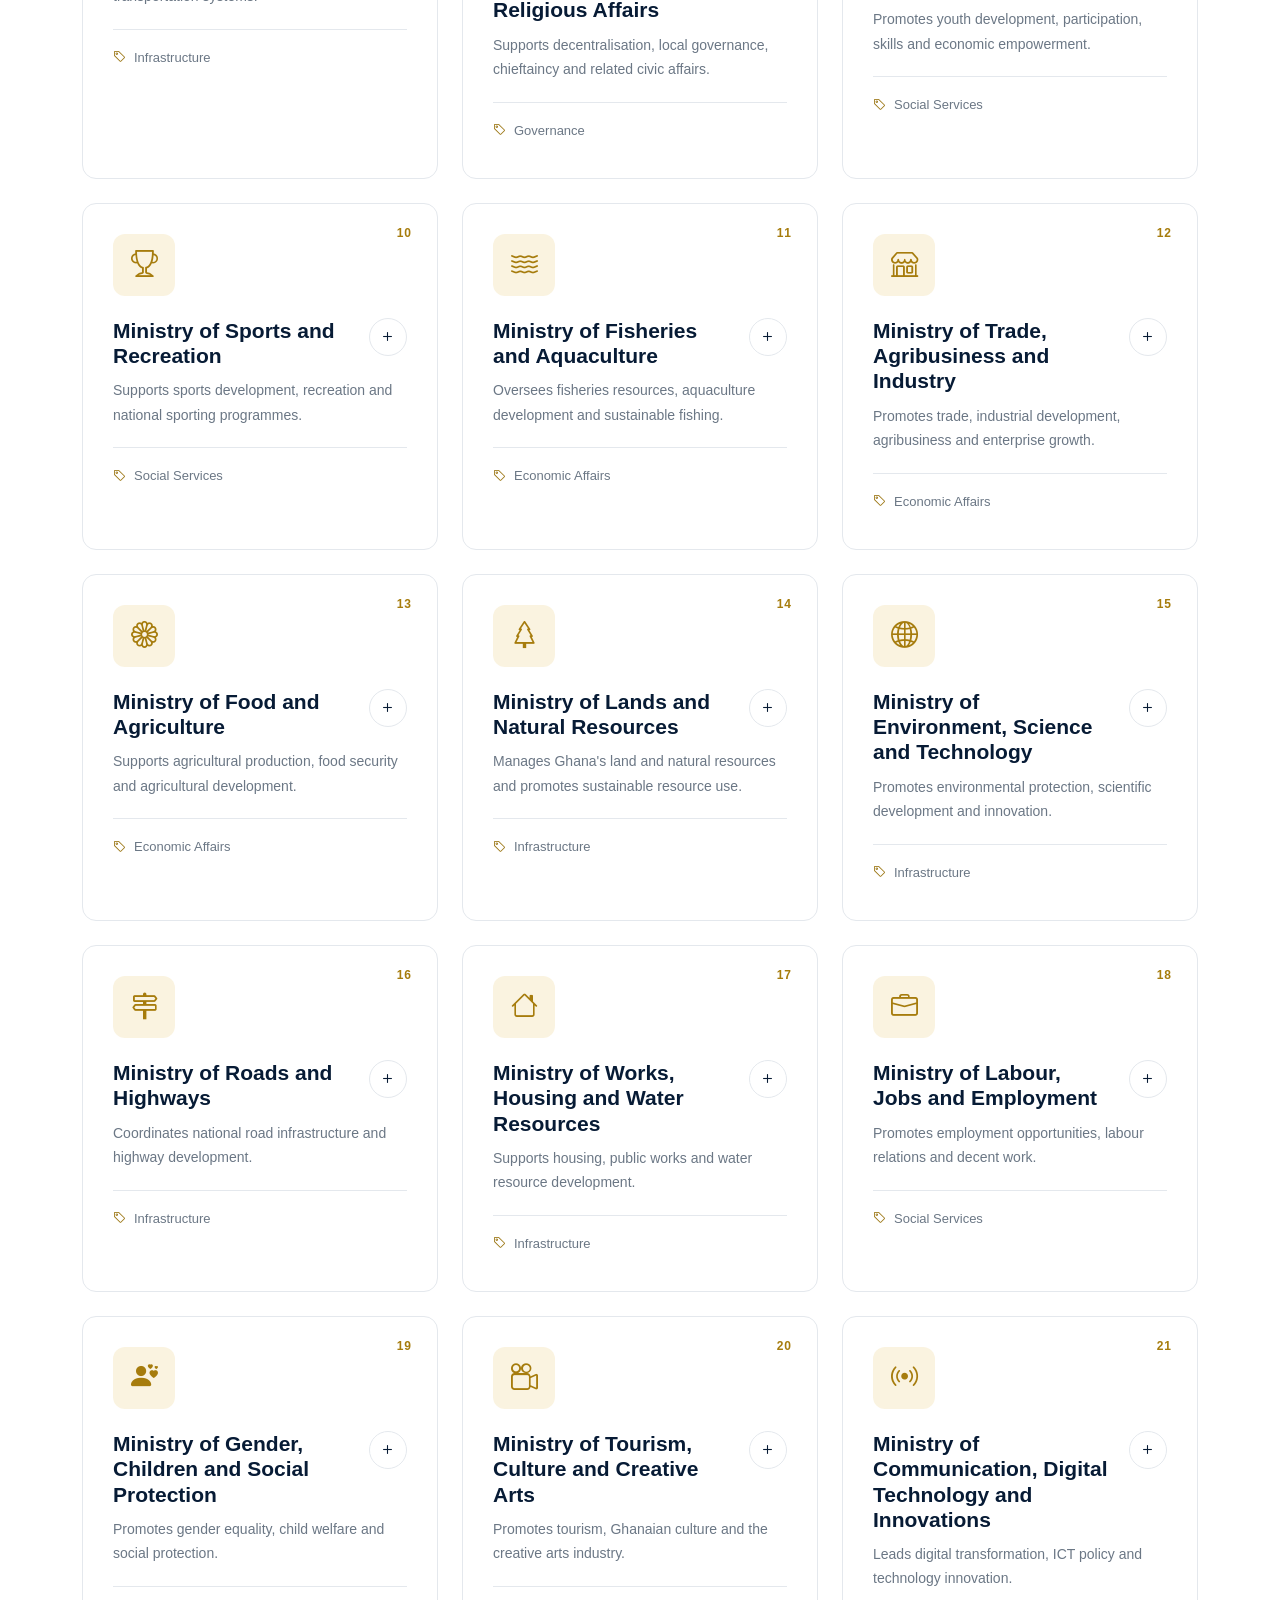
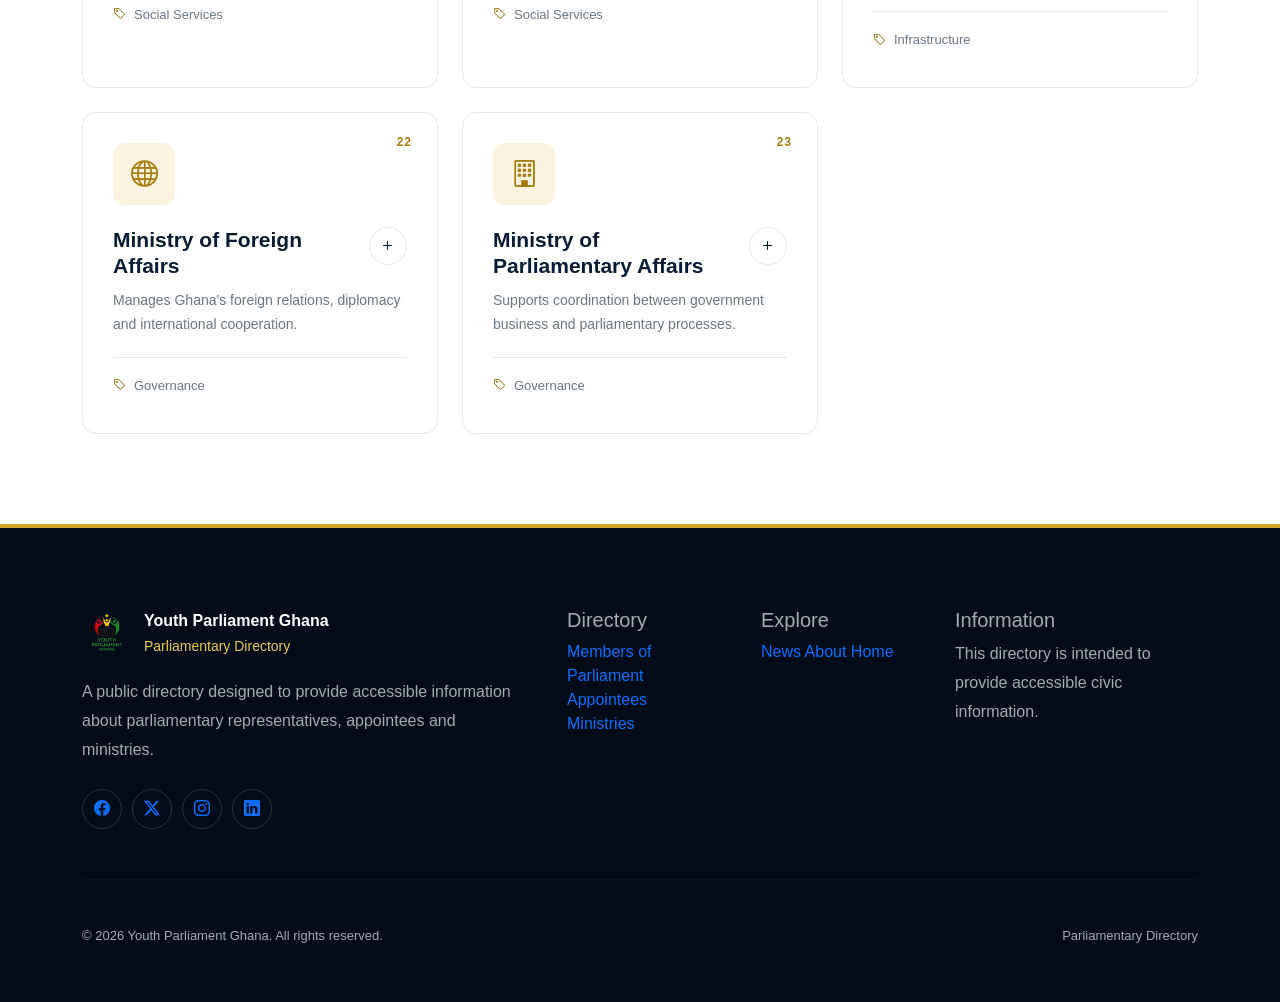
<file: ministries.html>
<!DOCTYPE html>
<html lang="en">
<head>

    <meta charset="UTF-8">
    <meta name="viewport" content="width=device-width, initial-scale=1.0">
<meta name="description"
      content="Explore the ministries of Youth Parliament Ghana, their leadership, programmes, responsibilities and appointed officials serving across Ghana.">

<meta name="keywords"
      content="Youth Parliament Ghana ministries, Youth Parliament ministries, Ghana youth ministries, Youth Parliament leadership, Youth Parliament Ghana officials">

<meta name="robots" content="index, follow">

<link rel="canonical"
      href="https://youthparliamentghanasite.vercel.app/ministries.html">

<title>Ministries & Leadership | Youth Parliament Ghana</title>
       <!-- Youth Parliament Ghana Favicon -->
<!-- Youth Parliament Ghana Website Logo -->
<link rel="icon" type="image/webp" href="/images/YPG-LOGO.webp">
<link rel="apple-touch-icon" href="/images/YPG-LOGO.webp">


   
    <!-- Bootstrap -->

    <link
        href="https://cdn.jsdelivr.net/npm/bootstrap@5.3.8/dist/css/bootstrap.min.css"
        rel="stylesheet">


    <!-- Bootstrap Icons -->

    <link
        href="https://cdn.jsdelivr.net/npm/bootstrap-icons@1.13.1/font/bootstrap-icons.min.css"
        rel="stylesheet">


    <!-- Main CSS -->

    <link
        rel="stylesheet"
        href="css/style.css">


    <style>

        /* =========================
           PAGE HEADER
        ========================= */

        .ministry-header {

            background:
                linear-gradient(
                    135deg,
                    rgba(7, 27, 53, 0.98),
                    rgba(13, 43, 80, 0.95)
                );

            padding: 150px 0 80px;

            color: white;
        }


        .ministry-header h1 {

            font-size: clamp(40px, 5vw, 58px);

            font-weight: 800;

            margin-bottom: 15px;
        }


        .ministry-header p {

            max-width: 680px;

            margin: auto;

            color:
                rgba(255,255,255,0.72);

            line-height: 1.8;
        }


        /* =========================
           FILTER AREA
        ========================= */

        .ministry-tools {

            margin-top: -35px;

            position: relative;

            z-index: 5;
        }


        .filter-card {

            background: white;

            border:
                1px solid var(--border);

            border-radius: 14px;

            padding: 25px;

            box-shadow:
                0 15px 40px
                rgba(7, 27, 53, 0.10);
        }


        .filter-card label {

            font-size: 13px;

            font-weight: 700;

            color: var(--navy);

            margin-bottom: 8px;
        }


        .filter-card .form-control,
        .filter-card .form-select {

            min-height: 48px;

            border-color:
                var(--border);

            border-radius: 7px;
        }


        .filter-card .form-control:focus,
        .filter-card .form-select:focus {

            border-color:
                var(--gold);

            box-shadow:
                0 0 0 0.2rem
                rgba(215,169,40,0.12);
        }


        /* =========================
           MINISTRY CARD
        ========================= */

        .ministry-card {

            height: 100%;

            background: white;

            border:
                1px solid var(--border);

            border-radius: 14px;

            padding: 30px;

            transition: 0.3s ease;

            position: relative;

            overflow: hidden;
        }


        .ministry-card:hover {

            transform:
                translateY(-6px);

            box-shadow:
                0 18px 40px
                rgba(7, 27, 53, 0.10);
        }


        .ministry-number {

            position: absolute;

            top: 20px;

            right: 25px;

            font-size: 12px;

            font-weight: 800;

            color:
                #a67c0d;

            letter-spacing: 1px;
        }


        .ministry-icon {

            width: 62px;

            height: 62px;

            display: flex;

            align-items: center;

            justify-content: center;

            border-radius: 12px;

            background:
                rgba(215,169,40,0.14);

            color:
                #a67c0d;

            font-size: 27px;

            margin-bottom: 22px;
        }


        .ministry-card h3 {

            color:
                var(--navy);

            font-size: 21px;

            font-weight: 800;

            margin-bottom: 10px;
        }


        .ministry-card p {

            color:
                var(--muted);

            font-size: 14px;

            line-height: 1.75;

            margin-bottom: 20px;
        }


        /* =========================
           MINISTRY META
        ========================= */

        .ministry-meta {

            border-top:
                1px solid var(--border);

            padding-top: 18px;

            margin-top: auto;
        }


        .ministry-meta-row {

            display: flex;

            align-items: center;

            gap: 8px;

            margin-bottom: 8px;

            font-size: 13px;

            color:
                var(--muted);
        }


        .ministry-meta-row i {

            color:
                #9a7410;
        }


        .ministry-link {

            display: inline-flex;

            align-items: center;

            color:
                #9a7410;

            font-size: 14px;

            font-weight: 700;

            margin-top: 8px;
        }


        .ministry-link i {

            margin-left: 7px;

            transition: 0.3s ease;
        }


        .ministry-link:hover {

            color:
                var(--gold);
        }


        .ministry-link:hover i {

            transform:
                translateX(4px);
        }


        /* =========================
           RESULTS
        ========================= */

        .result-count {

            color:
                var(--muted);

            font-size: 14px;
        }


        .result-count strong {

            color:
                var(--navy);
        }


        /* =========================
           NO RESULTS
        ========================= */

        .no-results {

            display: none;

            text-align: center;

            padding: 80px 20px;
        }


        .no-results i {

            font-size: 55px;

            color:
                #b8c0c9;

            margin-bottom: 20px;
        }


        .no-results h3 {

            color:
                var(--navy);

            font-weight: 800;
        }


        .no-results p {

            color:
                var(--muted);
        }


        /* =========================
           MOBILE
        ========================= */

        @media (max-width: 767px) {

            .ministry-header {

                padding:
                    130px 20px 70px;
            }


            .ministry-header h1 {

                font-size: 38px;
            }


            .ministry-tools {

                margin-top: -25px;
            }


            .ministry-card {

                padding: 25px;
            }
            

        }
        /* =========================================================
   MINISTRY EXPAND BUTTON
========================================================= */

.ministry-expand {
    width: 38px;
    height: 38px;
    border: 1px solid var(--border);
    border-radius: 50%;
    background: #fff;
    color: var(--navy);
    display: inline-flex;
    align-items: center;
    justify-content: center;
    font-size: 18px;
    cursor: pointer;
    transition: all 0.25s ease;
    flex-shrink: 0;
}

.ministry-expand:hover {
    background: var(--navy);
    color: #fff;
    border-color: var(--navy);
    transform: rotate(90deg);
}

.ministry-expand i {
    transition: transform 0.25s ease;
}

.ministry-card.expanded .ministry-expand {
    background: var(--gold);
    border-color: var(--gold);
    color: #fff;
}

.ministry-card.expanded .ministry-expand i {
    transform: rotate(45deg);
}


/* =========================================================
   MINISTRY TOP ROW
========================================================= */

.ministry-title-row {
    display: flex;
    align-items: flex-start;
    justify-content: space-between;
    gap: 15px;
}

.ministry-title-row h3 {
    margin-bottom: 10px;
}


/* =========================================================
   EXPANDED MINISTRY INFORMATION
========================================================= */

.ministry-details {
    display: none;
    margin-top: 20px;
    padding-top: 20px;
    border-top: 1px solid var(--border);
    animation: ministryOpen 0.3s ease;
}

.ministry-card.expanded .ministry-details {
    display: block;
}

@keyframes ministryOpen {
    from {
        opacity: 0;
        transform: translateY(-8px);
    }

    to {
        opacity: 1;
        transform: translateY(0);
    }
}

.ministry-details-title {
    display: flex;
    align-items: center;
    gap: 8px;
    margin-bottom: 10px;
    color: var(--navy);
    font-size: 14px;
    font-weight: 800;
}

.ministry-details-title i {
    color: var(--gold);
}

.ministry-details p {
    font-size: 13px;
    line-height: 1.7;
    color: var(--muted);
    margin-bottom: 15px;
}

.ministry-responsibilities {
    padding-left: 0;
    margin: 0;
    list-style: none;
}

.ministry-responsibilities li {
    position: relative;
    padding-left: 22px;
    margin-bottom: 9px;
    color: var(--muted);
    font-size: 13px;
    line-height: 1.6;
}

.ministry-responsibilities li::before {
    content: "\f26a";
    font-family: "bootstrap-icons";
    position: absolute;
    left: 0;
    top: 2px;
    color: var(--gold);
    font-size: 12px;
}


/* =========================================================
   MINISTRY HEADER BADGE
========================================================= */

.ministry-count-badge {
    display: inline-flex;
    align-items: center;
    gap: 7px;
    margin-top: 18px;
    padding: 8px 14px;
    border: 1px solid rgba(255,255,255,0.25);
    border-radius: 50px;
    background: rgba(255,255,255,0.08);
    color: rgba(255,255,255,0.9);
    font-size: 12px;
    font-weight: 700;
}

.ministry-count-badge i {
    color: var(--gold);
}

    </style>

</head>


<body>


<!-- =========================
     NAVBAR
========================= -->

<nav class="navbar navbar-expand-lg fixed-top">

    <div class="container">


        <a
            class="navbar-brand d-flex align-items-center"
            href="index.html">


            <img
                src="images/YPG-LOGO.webp"
                alt="Youth Parliament Ghana"
                class="site-logo">


            <span class="brand-text">

                <strong>
                    Youth Parliament Ghana
                </strong>

                <small>
                    Parliamentary Directory
                </small>

            </span>


        </a>


        <button
            class="navbar-toggler"
            type="button"
            data-bs-toggle="collapse"
            data-bs-target="#mainNavbar">

            <i class="bi bi-list text-white fs-3"></i>

        </button>


        <div
            class="collapse navbar-collapse"
            id="mainNavbar">


            <ul
                class="navbar-nav ms-auto
                       align-items-lg-center">


                <li class="nav-item">

                    <a
                        class="nav-link"
                        href="index.html">

                        Home

                    </a>

                </li>


                <li class="nav-item">

                    <a
                        class="nav-link"
                        href="mps.html">

                        MPs

                    </a>

                </li>


                <li class="nav-item">

                    <a
                        class="nav-link"
                        href="appointees.html">

                        Appointees

                    </a>

                </li>


                <li class="nav-item">

                    <a
                        class="nav-link active"
                        href="ministries.html">

                        Ministries

                    </a>

                </li>


                <li class="nav-item">

                    <a
                        class="nav-link"
                        href="news.html">

                        News

                    </a>

                </li>


                <li class="nav-item">

                    <a
                        class="nav-link"
                        href="about.html">

                        About

                    </a>

                </li>


                <li class="nav-item ms-lg-3">

                    <a
                        href="mps.html"
                        class="btn btn-gold">

                        Explore Directory

                    </a>

                </li>


            </ul>

        </div>

    </div>

</nav>


<!-- =========================
     HEADER
========================= -->

<section class="ministry-header">

    <div class="container text-center">


        <div class="section-label light">

            GOVERNMENT DIRECTORY

        </div>


        <h1>

            Ministries Directory

        </h1>


       <p>
    Explore Ghana's ministries, their mandates,
    responsibilities and areas of work through
    the Youth Parliament Ghana public directory.
</p>

<div class="ministry-count-badge">
    <i class="bi bi-building"></i>
    23 Government Ministries
</div>


    </div>

</section>


<!-- =========================
     FILTERS
========================= -->

<section class="ministry-tools">

    <div class="container">


        <div class="filter-card">


            <div class="row g-3">


                <!-- SEARCH -->

                <div class="col-lg-6">

                    <label for="ministrySearch">

                        Search Ministry

                    </label>


                    <div class="input-group">


                        <span
                            class="input-group-text bg-white">

                            <i class="bi bi-search"></i>

                        </span>


                        <input
                            type="text"
                            id="ministrySearch"
                            class="form-control"
                            placeholder="Search by ministry name...">


                    </div>

                </div>


                <!-- CATEGORY -->

                <div class="col-lg-4">

                    <label for="categoryFilter">

                        Category

                    </label>


                    <select
                        id="categoryFilter"
                        class="form-select">


                        <option value="">

                            All Categories

                        </option>


                        <option value="social">

                            Social Services

                        </option>


                        <option value="economic">

                            Economic Affairs

                        </option>


                        <option value="security">

                            Security & Defence

                        </option>


                        <option value="governance">

                            Governance

                        </option>


                        <option value="infrastructure">

                            Infrastructure

                        </option>


                    </select>

                </div>


                <!-- RESET -->

                <div
                    class="col-lg-2
                           d-flex
                           align-items-end">


                    <button
                        type="button"
                        id="resetFilters"
                        class="btn btn-outline-secondary
                               w-100">

                        <i
                            class="bi bi-arrow-counterclockwise">
                        </i>

                        Reset

                    </button>


                </div>


            </div>

        </div>

    </div>

</section>


<!-- =========================
     MINISTRY LIST
========================= -->

<section class="section-padding">

    <div class="container">


        <div
            class="d-flex
                   justify-content-between
                   align-items-center
                   mb-4">


            <h2 class="section-title mb-0">

                Ministries

            </h2>


            <div class="result-count">

                Showing

                <strong id="resultCount">
                    23
                </strong>

                ministries

            </div>


        </div>


        <div class="row g-4" id="ministryGrid">

    <!-- =====================================================
         01. DEFENCE
    ====================================================== -->

    <div class="col-lg-4 col-md-6 ministry-item"
         data-name="Ministry of Defence"
         data-category="security">

        <div class="ministry-card">

            <div class="ministry-number">01</div>

            <div class="ministry-icon">
                <i class="bi bi-shield-shaded"></i>
            </div>

            <div class="ministry-title-row">

                <h3>
                    Ministry of Defence
                </h3>

                <button
                    type="button"
                    class="ministry-expand"
                    aria-label="Expand Ministry of Defence"
                    aria-expanded="false">

                    <i class="bi bi-plus"></i>

                </button>

            </div>

            <p>
                Responsible for national defence policy,
                military administration and strategic
                defence matters.
            </p>

            <div class="ministry-details">

                <div class="ministry-details-title">
                    <i class="bi bi-info-circle"></i>
                    Mandate & Responsibilities
                </div>

                <p>
                    Provides policy direction and civilian
                    oversight for Ghana's defence and
                    national security interests.
                </p>

                <ul class="ministry-responsibilities">

                    <li>Defence policy and strategy</li>
                    <li>Civilian oversight of the Armed Forces</li>
                    <li>National defence preparedness</li>
                    <li>Defence cooperation and partnerships</li>

                </ul>

            </div>

            <div class="ministry-meta">

                <div class="ministry-meta-row">
                    <i class="bi bi-tag"></i>
                    <span>Security & Defence</span>
                </div>

            </div>

        </div>

    </div>


    <!-- =====================================================
         02. INTERIOR
    ====================================================== -->

    <div class="col-lg-4 col-md-6 ministry-item"
         data-name="Ministry of the Interior"
         data-category="security">

        <div class="ministry-card">

            <div class="ministry-number">02</div>

            <div class="ministry-icon">
                <i class="bi bi-house-lock"></i>
            </div>

            <div class="ministry-title-row">

                <h3>
                    Ministry of the Interior
                </h3>

                <button
                    type="button"
                    class="ministry-expand"
                    aria-label="Expand Ministry of the Interior"
                    aria-expanded="false">

                    <i class="bi bi-plus"></i>

                </button>

            </div>

            <p>
                Coordinates internal security,
                public safety and related national
                security institutions.
            </p>

            <div class="ministry-details">

                <div class="ministry-details-title">
                    <i class="bi bi-info-circle"></i>
                    Mandate & Responsibilities
                </div>

                <p>
                    Supports the maintenance of internal
                    peace, security and public safety.
                </p>

                <ul class="ministry-responsibilities">
                    <li>Internal security</li>
                    <li>Public safety</li>
                    <li>Immigration matters</li>
                    <li>Emergency and security coordination</li>
                </ul>

            </div>

            <div class="ministry-meta">

                <div class="ministry-meta-row">
                    <i class="bi bi-tag"></i>
                    <span>Security & Defence</span>
                </div>

            </div>

        </div>

    </div>


    <!-- =====================================================
         03. EDUCATION
    ====================================================== -->

    <div class="col-lg-4 col-md-6 ministry-item"
         data-name="Ministry of Education"
         data-category="social">

        <div class="ministry-card">

            <div class="ministry-number">03</div>

            <div class="ministry-icon">
                <i class="bi bi-mortarboard"></i>
            </div>

            <div class="ministry-title-row">

                <h3>
                    Ministry of Education
                </h3>

                <button
                    type="button"
                    class="ministry-expand"
                    aria-label="Expand Ministry of Education"
                    aria-expanded="false">

                    <i class="bi bi-plus"></i>

                </button>

            </div>

            <p>
                Leads national education policy and
                supports access to quality education
                across Ghana.
            </p>

            <div class="ministry-details">

                <div class="ministry-details-title">
                    <i class="bi bi-info-circle"></i>
                    Mandate & Responsibilities
                </div>

                <p>
                    Provides policy direction for education
                    development from basic through tertiary
                    levels.
                </p>

                <ul class="ministry-responsibilities">
                    <li>Education policy</li>
                    <li>Curriculum development</li>
                    <li>Teacher development</li>
                    <li>Access and quality education</li>
                </ul>

            </div>

            <div class="ministry-meta">

                <div class="ministry-meta-row">
                    <i class="bi bi-tag"></i>
                    <span>Social Services</span>
                </div>

            </div>

        </div>

    </div>


    <!-- =====================================================
         04. HEALTH
    ====================================================== -->

    <div class="col-lg-4 col-md-6 ministry-item"
         data-name="Ministry of Health"
         data-category="social">

        <div class="ministry-card">

            <div class="ministry-number">04</div>

            <div class="ministry-icon">
                <i class="bi bi-heart-pulse"></i>
            </div>

            <div class="ministry-title-row">

                <h3>
                    Ministry of Health
                </h3>

                <button
                    type="button"
                    class="ministry-expand"
                    aria-label="Expand Ministry of Health"
                    aria-expanded="false">

                    <i class="bi bi-plus"></i>

                </button>

            </div>

            <p>
                Provides policy direction for Ghana's
                healthcare system and public health.
            </p>

            <div class="ministry-details">

                <div class="ministry-details-title">
                    <i class="bi bi-info-circle"></i>
                    Mandate & Responsibilities
                </div>

                <p>
                    Coordinates national health policy,
                    healthcare delivery and public health
                    programmes.
                </p>

                <ul class="ministry-responsibilities">
                    <li>National health policy</li>
                    <li>Healthcare delivery</li>
                    <li>Public health programmes</li>
                    <li>Health sector development</li>
                </ul>

            </div>

            <div class="ministry-meta">

                <div class="ministry-meta-row">
                    <i class="bi bi-tag"></i>
                    <span>Social Services</span>
                </div>

            </div>

        </div>

    </div>


    <!-- =====================================================
         05. FINANCE
    ====================================================== -->

    <div class="col-lg-4 col-md-6 ministry-item"
         data-name="Ministry of Finance"
         data-category="economic">

        <div class="ministry-card">

            <div class="ministry-number">05</div>

            <div class="ministry-icon">
                <i class="bi bi-cash-stack"></i>
            </div>

            <div class="ministry-title-row">

                <h3>
                    Ministry of Finance
                </h3>

                <button
                    type="button"
                    class="ministry-expand"
                    aria-label="Expand Ministry of Finance"
                    aria-expanded="false">

                    <i class="bi bi-plus"></i>

                </button>

            </div>

            <p>
                Leads fiscal policy, public finance
                management and economic planning.
            </p>

            <div class="ministry-details">

                <div class="ministry-details-title">
                    <i class="bi bi-info-circle"></i>
                    Mandate & Responsibilities
                </div>

                <p>
                    Oversees government financial management,
                    budgeting and fiscal policy.
                </p>

                <ul class="ministry-responsibilities">
                    <li>Fiscal policy</li>
                    <li>National budgeting</li>
                    <li>Public financial management</li>
                    <li>Economic and financial planning</li>
                </ul>

            </div>

            <div class="ministry-meta">

                <div class="ministry-meta-row">
                    <i class="bi bi-tag"></i>
                    <span>Economic Affairs</span>
                </div>

            </div>

        </div>

    </div>


    <!-- =====================================================
         06. ENERGY
    ====================================================== -->

    <div class="col-lg-4 col-md-6 ministry-item"
         data-name="Ministry of Energy and Green Transition"
         data-category="infrastructure">

        <div class="ministry-card">

            <div class="ministry-number">06</div>

            <div class="ministry-icon">
                <i class="bi bi-lightning-charge"></i>
            </div>

            <div class="ministry-title-row">

                <h3>
                    Ministry of Energy and Green Transition
                </h3>

                <button
                    type="button"
                    class="ministry-expand"
                    aria-label="Expand Ministry of Energy and Green Transition"
                    aria-expanded="false">

                    <i class="bi bi-plus"></i>

                </button>

            </div>

            <p>
                Coordinates energy policy, energy security
                and the transition toward sustainable energy.
            </p>

            <div class="ministry-details">

                <div class="ministry-details-title">
                    <i class="bi bi-info-circle"></i>
                    Mandate & Responsibilities
                </div>

                <p>
                    Supports reliable energy supply and
                    sustainable energy development.
                </p>

                <ul class="ministry-responsibilities">
                    <li>Energy policy</li>
                    <li>Energy security</li>
                    <li>Renewable energy</li>
                    <li>Green transition initiatives</li>
                </ul>

            </div>

            <div class="ministry-meta">

                <div class="ministry-meta-row">
                    <i class="bi bi-tag"></i>
                    <span>Infrastructure</span>
                </div>

            </div>

        </div>

    </div>


    <!-- =====================================================
         07. TRANSPORT
    ====================================================== -->

    <div class="col-lg-4 col-md-6 ministry-item"
         data-name="Ministry of Transport"
         data-category="infrastructure">

        <div class="ministry-card">

            <div class="ministry-number">07</div>

            <div class="ministry-icon">
                <i class="bi bi-truck"></i>
            </div>

            <div class="ministry-title-row">

                <h3>
                    Ministry of Transport
                </h3>

                <button
                    type="button"
                    class="ministry-expand"
                    aria-label="Expand Ministry of Transport"
                    aria-expanded="false">

                    <i class="bi bi-plus"></i>

                </button>

            </div>

            <p>
                Develops policies for efficient and
                sustainable transportation systems.
            </p>

            <div class="ministry-details">

                <div class="ministry-details-title">
                    <i class="bi bi-info-circle"></i>
                    Mandate & Responsibilities
                </div>

                <p>
                    Supports the development and regulation
                    of Ghana's transport sector.
                </p>

                <ul class="ministry-responsibilities">
                    <li>Transport policy</li>
                    <li>Road transport development</li>
                    <li>Maritime transport</li>
                    <li>Aviation and transport coordination</li>
                </ul>

            </div>

            <div class="ministry-meta">

                <div class="ministry-meta-row">
                    <i class="bi bi-tag"></i>
                    <span>Infrastructure</span>
                </div>

            </div>

        </div>

    </div>


    <!-- =====================================================
         08. LOCAL GOVERNMENT
    ====================================================== -->

    <div class="col-lg-4 col-md-6 ministry-item"
         data-name="Ministry of Local Government, Chieftaincy and Religious Affairs"
         data-category="governance">

        <div class="ministry-card">

            <div class="ministry-number">08</div>

            <div class="ministry-icon">
                <i class="bi bi-bank"></i>
            </div>

            <div class="ministry-title-row">

                <h3>
                    Ministry of Local Government,
                    Chieftaincy and Religious Affairs
                </h3>

                <button
                    type="button"
                    class="ministry-expand"
                    aria-label="Expand Ministry"
                    aria-expanded="false">

                    <i class="bi bi-plus"></i>

                </button>

            </div>

            <p>
                Supports decentralisation, local governance,
                chieftaincy and related civic affairs.
            </p>

            <div class="ministry-details">

                <div class="ministry-details-title">
                    <i class="bi bi-info-circle"></i>
                    Mandate & Responsibilities
                </div>

                <p>
                    Provides policy direction for local
                    governance and decentralisation.
                </p>

                <ul class="ministry-responsibilities">
                    <li>Local governance</li>
                    <li>Decentralisation</li>
                    <li>Chieftaincy affairs</li>
                    <li>Local government development</li>
                </ul>

            </div>

            <div class="ministry-meta">

                <div class="ministry-meta-row">
                    <i class="bi bi-tag"></i>
                    <span>Governance</span>
                </div>

            </div>

        </div>

    </div>


    <!-- =====================================================
         09. YOUTH DEVELOPMENT & EMPOWERMENT
    ====================================================== -->

    <div class="col-lg-4 col-md-6 ministry-item"
         data-name="Ministry of Youth Development and Empowerment"
         data-category="social">

        <div class="ministry-card">

            <div class="ministry-number">09</div>

            <div class="ministry-icon">
                <i class="bi bi-people"></i>
            </div>

            <div class="ministry-title-row">

                <h3>
                    Ministry of Youth Development
                    and Empowerment
                </h3>

                <button
                    type="button"
                    class="ministry-expand"
                    aria-label="Expand Ministry"
                    aria-expanded="false">

                    <i class="bi bi-plus"></i>

                </button>

            </div>

            <p>
                Promotes youth development, participation,
                skills and economic empowerment.
            </p>

            <div class="ministry-details">

                <div class="ministry-details-title">
                    <i class="bi bi-info-circle"></i>
                    Mandate & Responsibilities
                </div>

                <p>
                    Coordinates policies and programmes
                    aimed at improving opportunities for
                    young people.
                </p>

                <ul class="ministry-responsibilities">
                    <li>Youth development</li>
                    <li>Skills development</li>
                    <li>Youth entrepreneurship</li>
                    <li>Youth participation and empowerment</li>
                </ul>

            </div>

            <div class="ministry-meta">

                <div class="ministry-meta-row">
                    <i class="bi bi-tag"></i>
                    <span>Social Services</span>
                </div>

            </div>

        </div>

    </div>


    <!-- =====================================================
         10. SPORTS
    ====================================================== -->

    <div class="col-lg-4 col-md-6 ministry-item"
         data-name="Ministry of Sports and Recreation"
         data-category="social">

        <div class="ministry-card">

            <div class="ministry-number">10</div>

            <div class="ministry-icon">
                <i class="bi bi-trophy"></i>
            </div>

            <div class="ministry-title-row">

                <h3>
                    Ministry of Sports and Recreation
                </h3>

                <button
                    type="button"
                    class="ministry-expand"
                    aria-label="Expand Ministry"
                    aria-expanded="false">

                    <i class="bi bi-plus"></i>

                </button>

            </div>

            <p>
                Supports sports development, recreation
                and national sporting programmes.
            </p>

            <div class="ministry-details">

                <div class="ministry-details-title">
                    <i class="bi bi-info-circle"></i>
                    Mandate & Responsibilities
                </div>

                <p>
                    Promotes sporting development and
                    participation across the country.
                </p>

                <ul class="ministry-responsibilities">
                    <li>Sports development</li>
                    <li>National sporting programmes</li>
                    <li>Athlete development</li>
                    <li>Recreation</li>
                </ul>

            </div>

            <div class="ministry-meta">

                <div class="ministry-meta-row">
                    <i class="bi bi-tag"></i>
                    <span>Social Services</span>
                </div>

            </div>

        </div>

    </div>


    <!-- =====================================================
         11. FISHERIES
    ====================================================== -->

    <div class="col-lg-4 col-md-6 ministry-item"
         data-name="Ministry of Fisheries and Aquaculture"
         data-category="economic">

        <div class="ministry-card">

            <div class="ministry-number">11</div>

            <div class="ministry-icon">
                <i class="bi bi-water"></i>
            </div>

            <div class="ministry-title-row">

                <h3>
                    Ministry of Fisheries and Aquaculture
                </h3>

                <button
                    type="button"
                    class="ministry-expand"
                    aria-label="Expand Ministry"
                    aria-expanded="false">

                    <i class="bi bi-plus"></i>

                </button>

            </div>

            <p>
                Oversees fisheries resources, aquaculture
                development and sustainable fishing.
            </p>

            <div class="ministry-details">

                <div class="ministry-details-title">
                    <i class="bi bi-info-circle"></i>
                    Mandate & Responsibilities
                </div>

                <p>
                    Supports sustainable management and
                    development of fisheries resources.
                </p>

                <ul class="ministry-responsibilities">
                    <li>Fisheries policy</li>
                    <li>Aquaculture development</li>
                    <li>Fisheries resource management</li>
                    <li>Sustainable fishing</li>
                </ul>

            </div>

            <div class="ministry-meta">

                <div class="ministry-meta-row">
                    <i class="bi bi-tag"></i>
                    <span>Economic Affairs</span>
                </div>

            </div>

        </div>

    </div>


    <!-- =====================================================
         12. TRADE, AGRIBUSINESS & INDUSTRY
    ====================================================== -->

    <div class="col-lg-4 col-md-6 ministry-item"
         data-name="Ministry of Trade, Agribusiness and Industry"
         data-category="economic">

        <div class="ministry-card">

            <div class="ministry-number">12</div>

            <div class="ministry-icon">
                <i class="bi bi-shop"></i>
            </div>

            <div class="ministry-title-row">

                <h3>
                    Ministry of Trade, Agribusiness
                    and Industry
                </h3>

                <button
                    type="button"
                    class="ministry-expand"
                    aria-label="Expand Ministry"
                    aria-expanded="false">

                    <i class="bi bi-plus"></i>

                </button>

            </div>

            <p>
                Promotes trade, industrial development,
                agribusiness and enterprise growth.
            </p>

            <div class="ministry-details">

                <div class="ministry-details-title">
                    <i class="bi bi-info-circle"></i>
                    Mandate & Responsibilities
                </div>

                <p>
                    Supports Ghana's trade and industrial
                    development agenda.
                </p>

                <ul class="ministry-responsibilities">
                    <li>Trade development</li>
                    <li>Industrialisation</li>
                    <li>Agribusiness development</li>
                    <li>Enterprise growth</li>
                </ul>

            </div>

            <div class="ministry-meta">

                <div class="ministry-meta-row">
                    <i class="bi bi-tag"></i>
                    <span>Economic Affairs</span>
                </div>

            </div>

        </div>

    </div>


    <!-- =====================================================
         13. FOOD & AGRICULTURE
    ====================================================== -->

    <div class="col-lg-4 col-md-6 ministry-item"
         data-name="Ministry of Food and Agriculture"
         data-category="economic">

        <div class="ministry-card">

            <div class="ministry-number">13</div>

            <div class="ministry-icon">
                <i class="bi bi-flower1"></i>
            </div>

            <div class="ministry-title-row">

                <h3>
                    Ministry of Food and Agriculture
                </h3>

                <button type="button"
                        class="ministry-expand"
                        aria-label="Expand Ministry"
                        aria-expanded="false">

                    <i class="bi bi-plus"></i>

                </button>

            </div>

            <p>
                Supports agricultural production,
                food security and agricultural development.
            </p>

            <div class="ministry-details">

                <div class="ministry-details-title">
                    <i class="bi bi-info-circle"></i>
                    Mandate & Responsibilities
                </div>

                <p>
                    Coordinates national agricultural
                    development and food security policies.
                </p>

                <ul class="ministry-responsibilities">
                    <li>Agricultural policy</li>
                    <li>Food security</li>
                    <li>Farmer support</li>
                    <li>Agricultural productivity</li>
                </ul>

            </div>

            <div class="ministry-meta">

                <div class="ministry-meta-row">
                    <i class="bi bi-tag"></i>
                    <span>Economic Affairs</span>
                </div>

            </div>

        </div>

    </div>


    <!-- =====================================================
         14. LANDS & NATURAL RESOURCES
    ====================================================== -->

    <div class="col-lg-4 col-md-6 ministry-item"
         data-name="Ministry of Lands and Natural Resources"
         data-category="infrastructure">

        <div class="ministry-card">

            <div class="ministry-number">14</div>

            <div class="ministry-icon">
                <i class="bi bi-tree"></i>
            </div>

            <div class="ministry-title-row">

                <h3>
                    Ministry of Lands and Natural Resources
                </h3>

                <button type="button"
                        class="ministry-expand"
                        aria-label="Expand Ministry"
                        aria-expanded="false">

                    <i class="bi bi-plus"></i>

                </button>

            </div>

            <p>
                Manages Ghana's land and natural resources
                and promotes sustainable resource use.
            </p>

            <div class="ministry-details">

                <div class="ministry-details-title">
                    <i class="bi bi-info-circle"></i>
                    Mandate & Responsibilities
                </div>

                <p>
                    Coordinates policy and management of
                    land, forests and mineral resources.
                </p>

                <ul class="ministry-responsibilities">
                    <li>Land administration</li>
                    <li>Mineral resources</li>
                    <li>Forestry</li>
                    <li>Natural resource conservation</li>
                </ul>

            </div>

            <div class="ministry-meta">

                <div class="ministry-meta-row">
                    <i class="bi bi-tag"></i>
                    <span>Infrastructure</span>
                </div>

            </div>

        </div>

    </div>


    <!-- =====================================================
         15. ENVIRONMENT
    ====================================================== -->

    <div class="col-lg-4 col-md-6 ministry-item"
         data-name="Ministry of Environment Science and Technology"
         data-category="infrastructure">

        <div class="ministry-card">

            <div class="ministry-number">15</div>

            <div class="ministry-icon">
                <i class="bi bi-globe2"></i>
            </div>

            <div class="ministry-title-row">

                <h3>
                    Ministry of Environment,
                    Science and Technology
                </h3>

                <button type="button"
                        class="ministry-expand"
                        aria-label="Expand Ministry"
                        aria-expanded="false">

                    <i class="bi bi-plus"></i>

                </button>

            </div>

            <p>
                Promotes environmental protection,
                scientific development and innovation.
            </p>

            <div class="ministry-details">

                <div class="ministry-details-title">
                    <i class="bi bi-info-circle"></i>
                    Mandate & Responsibilities
                </div>

                <p>
                    Supports environmental sustainability
                    and science and technology development.
                </p>

                <ul class="ministry-responsibilities">
                    <li>Environmental policy</li>
                    <li>Climate and environmental protection</li>
                    <li>Science and technology</li>
                    <li>Innovation</li>
                </ul>

            </div>

            <div class="ministry-meta">

                <div class="ministry-meta-row">
                    <i class="bi bi-tag"></i>
                    <span>Infrastructure</span>
                </div>

            </div>

        </div>

    </div>


    <!-- =====================================================
         16. ROADS & HIGHWAYS
    ====================================================== -->

    <div class="col-lg-4 col-md-6 ministry-item"
         data-name="Ministry of Roads and Highways"
         data-category="infrastructure">

        <div class="ministry-card">

            <div class="ministry-number">16</div>

            <div class="ministry-icon">
                <i class="bi bi-signpost-2"></i>
            </div>

            <div class="ministry-title-row">

                <h3>
                    Ministry of Roads and Highways
                </h3>

                <button type="button"
                        class="ministry-expand"
                        aria-label="Expand Ministry"
                        aria-expanded="false">

                    <i class="bi bi-plus"></i>

                </button>

            </div>

            <p>
                Coordinates national road infrastructure
                and highway development.
            </p>

            <div class="ministry-details">

                <div class="ministry-details-title">
                    <i class="bi bi-info-circle"></i>
                    Mandate & Responsibilities
                </div>

                <p>
                    Leads policy and development of Ghana's
                    road and highway infrastructure.
                </p>

                <ul class="ministry-responsibilities">
                    <li>Road infrastructure</li>
                    <li>Highway development</li>
                    <li>Road maintenance policy</li>
                    <li>Transport connectivity</li>
                </ul>

            </div>

            <div class="ministry-meta">

                <div class="ministry-meta-row">
                    <i class="bi bi-tag"></i>
                    <span>Infrastructure</span>
                </div>

            </div>

        </div>

    </div>


    <!-- =====================================================
         17. WORKS, HOUSING & WATER
    ====================================================== -->

    <div class="col-lg-4 col-md-6 ministry-item"
         data-name="Ministry of Works Housing and Water Resources"
         data-category="infrastructure">

        <div class="ministry-card">

            <div class="ministry-number">17</div>

            <div class="ministry-icon">
                <i class="bi bi-house"></i>
            </div>

            <div class="ministry-title-row">

                <h3>
                    Ministry of Works, Housing
                    and Water Resources
                </h3>

                <button type="button"
                        class="ministry-expand"
                        aria-label="Expand Ministry"
                        aria-expanded="false">

                    <i class="bi bi-plus"></i>

                </button>

            </div>

            <p>
                Supports housing, public works and
                water resource development.
            </p>

            <div class="ministry-details">

                <div class="ministry-details-title">
                    <i class="bi bi-info-circle"></i>
                    Mandate & Responsibilities
                </div>

                <p>
                    Coordinates policies covering public
                    works, housing and water resources.
                </p>

                <ul class="ministry-responsibilities">
                    <li>Housing policy</li>
                    <li>Public works</li>
                    <li>Water resources</li>
                    <li>Infrastructure development</li>
                </ul>

            </div>

            <div class="ministry-meta">

                <div class="ministry-meta-row">
                    <i class="bi bi-tag"></i>
                    <span>Infrastructure</span>
                </div>

            </div>

        </div>

    </div>


    <!-- =====================================================
         18. EMPLOYMENT & LABOUR RELATIONS
    ====================================================== -->

    <div class="col-lg-4 col-md-6 ministry-item"
         data-name="Ministry of Labour Jobs and Employment"
         data-category="social">

        <div class="ministry-card">

            <div class="ministry-number">18</div>

            <div class="ministry-icon">
                <i class="bi bi-briefcase"></i>
            </div>

            <div class="ministry-title-row">

                <h3>
                    Ministry of Labour,
                    Jobs and Employment
                </h3>

                <button type="button"
                        class="ministry-expand"
                        aria-label="Expand Ministry"
                        aria-expanded="false">

                    <i class="bi bi-plus"></i>

                </button>

            </div>

            <p>
                Promotes employment opportunities,
                labour relations and decent work.
            </p>

            <div class="ministry-details">

                <div class="ministry-details-title">
                    <i class="bi bi-info-circle"></i>
                    Mandate & Responsibilities
                </div>

                <p>
                    Supports employment creation and
                    effective labour relations.
                </p>

                <ul class="ministry-responsibilities">
                    <li>Employment policy</li>
                    <li>Labour relations</li>
                    <li>Job creation</li>
                    <li>Worker welfare</li>
                </ul>

            </div>

            <div class="ministry-meta">

                <div class="ministry-meta-row">
                    <i class="bi bi-tag"></i>
                    <span>Social Services</span>
                </div>

            </div>

        </div>

    </div>


    <!-- =====================================================
         19. GENDER, CHILDREN & SOCIAL PROTECTION
    ====================================================== -->

    <div class="col-lg-4 col-md-6 ministry-item"
         data-name="Ministry of Gender Children and Social Protection"
         data-category="social">

        <div class="ministry-card">

            <div class="ministry-number">19</div>

            <div class="ministry-icon">
                <i class="bi bi-person-hearts"></i>
            </div>

            <div class="ministry-title-row">

                <h3>
                    Ministry of Gender,
                    Children and Social Protection
                </h3>

                <button type="button"
                        class="ministry-expand"
                        aria-label="Expand Ministry"
                        aria-expanded="false">

                    <i class="bi bi-plus"></i>

                </button>

            </div>

            <p>
                Promotes gender equality, child welfare
                and social protection.
            </p>

            <div class="ministry-details">

                <div class="ministry-details-title">
                    <i class="bi bi-info-circle"></i>
                    Mandate & Responsibilities
                </div>

                <p>
                    Supports vulnerable groups and promotes
                    inclusive social development.
                </p>

                <ul class="ministry-responsibilities">
                    <li>Gender equality</li>
                    <li>Child protection</li>
                    <li>Social protection</li>
                    <li>Support for vulnerable groups</li>
                </ul>

            </div>

            <div class="ministry-meta">

                <div class="ministry-meta-row">
                    <i class="bi bi-tag"></i>
                    <span>Social Services</span>
                </div>

            </div>

        </div>

    </div>


    <!-- =====================================================
         20. TOURISM, CULTURE & CREATIVE ARTS
    ====================================================== -->

    <div class="col-lg-4 col-md-6 ministry-item"
         data-name="Ministry of Tourism Culture and Creative Arts"
         data-category="social">

        <div class="ministry-card">

            <div class="ministry-number">20</div>

            <div class="ministry-icon">
                <i class="bi bi-camera-reels"></i>
            </div>

            <div class="ministry-title-row">

                <h3>
                    Ministry of Tourism,
                    Culture and Creative Arts
                </h3>

                <button type="button"
                        class="ministry-expand"
                        aria-label="Expand Ministry"
                        aria-expanded="false">

                    <i class="bi bi-plus"></i>

                </button>

            </div>

            <p>
                Promotes tourism, Ghanaian culture and
                the creative arts industry.
            </p>

            <div class="ministry-details">

                <div class="ministry-details-title">
                    <i class="bi bi-info-circle"></i>
                    Mandate & Responsibilities
                </div>

                <p>
                    Supports cultural development, tourism
                    promotion and creative industries.
                </p>

                <ul class="ministry-responsibilities">
                    <li>Tourism development</li>
                    <li>Cultural promotion</li>
                    <li>Creative arts</li>
                    <li>Tourism investment</li>
                </ul>

            </div>

            <div class="ministry-meta">

                <div class="ministry-meta-row">
                    <i class="bi bi-tag"></i>
                    <span>Social Services</span>
                </div>

            </div>

        </div>

    </div>


    <!-- =====================================================
         21. COMMUNICATIONS
    ====================================================== -->

    <div class="col-lg-4 col-md-6 ministry-item"
         data-name="Ministry of Communication Digital Technology"
         data-category="infrastructure">

        <div class="ministry-card">

            <div class="ministry-number">21</div>

            <div class="ministry-icon">
                <i class="bi bi-broadcast"></i>
            </div>

            <div class="ministry-title-row">

                <h3>
                    Ministry of Communication,
                    Digital Technology and Innovations
                </h3>

                <button type="button"
                        class="ministry-expand"
                        aria-label="Expand Ministry"
                        aria-expanded="false">

                    <i class="bi bi-plus"></i>

                </button>

            </div>

            <p>
                Leads digital transformation, ICT policy
                and technology innovation.
            </p>

            <div class="ministry-details">

                <div class="ministry-details-title">
                    <i class="bi bi-info-circle"></i>
                    Mandate & Responsibilities
                </div>

                <p>
                    Promotes digital development,
                    technology adoption and innovation.
                </p>

                <ul class="ministry-responsibilities">
                    <li>Digital transformation</li>
                    <li>ICT policy</li>
                    <li>Technology innovation</li>
                    <li>Digital inclusion</li>
                </ul>

            </div>

            <div class="ministry-meta">

                <div class="ministry-meta-row">
                    <i class="bi bi-tag"></i>
                    <span>Infrastructure</span>
                </div>

            </div>

        </div>

    </div>


    <!-- =====================================================
         22. FOREIGN AFFAIRS
    ====================================================== -->

    <div class="col-lg-4 col-md-6 ministry-item"
         data-name="Ministry of Foreign Affairs"
         data-category="governance">

        <div class="ministry-card">

            <div class="ministry-number">22</div>

            <div class="ministry-icon">
                <i class="bi bi-globe"></i>
            </div>

            <div class="ministry-title-row">

                <h3>
                    Ministry of Foreign Affairs
                </h3>

                <button type="button"
                        class="ministry-expand"
                        aria-label="Expand Ministry"
                        aria-expanded="false">

                    <i class="bi bi-plus"></i>

                </button>

            </div>

            <p>
                Manages Ghana's foreign relations,
                diplomacy and international cooperation.
            </p>

            <div class="ministry-details">

                <div class="ministry-details-title">
                    <i class="bi bi-info-circle"></i>
                    Mandate & Responsibilities
                </div>

                <p>
                    Represents Ghana's interests abroad
                    and coordinates diplomatic relations.
                </p>

                <ul class="ministry-responsibilities">
                    <li>Foreign policy</li>
                    <li>Diplomatic relations</li>
                    <li>International cooperation</li>
                    <li>Consular affairs</li>
                </ul>

            </div>

            <div class="ministry-meta">

                <div class="ministry-meta-row">
                    <i class="bi bi-tag"></i>
                    <span>Governance</span>
                </div>

            </div>

        </div>

    </div>


    <!-- =====================================================
         23. PARLIAMENTARY AFFAIRS
    ====================================================== -->

    <div class="col-lg-4 col-md-6 ministry-item"
         data-name="Ministry of Parliamentary Affairs"
         data-category="governance">

        <div class="ministry-card">

            <div class="ministry-number">23</div>

            <div class="ministry-icon">
                <i class="bi bi-building"></i>
            </div>

            <div class="ministry-title-row">

                <h3>
                    Ministry of Parliamentary Affairs
                </h3>

                <button type="button"
                        class="ministry-expand"
                        aria-label="Expand Ministry"
                        aria-expanded="false">

                    <i class="bi bi-plus"></i>

                </button>

            </div>

            <p>
                Supports coordination between government
                business and parliamentary processes.
            </p>

            <div class="ministry-details">

                <div class="ministry-details-title">
                    <i class="bi bi-info-circle"></i>
                    Mandate & Responsibilities
                </div>

                <p>
                    Facilitates government business and
                    engagement with Parliament.
                </p>

                <ul class="ministry-responsibilities">
                    <li>Government business in Parliament</li>
                    <li>Parliamentary coordination</li>
                    <li>Legislative engagement</li>
                    <li>Government-Parliament relations</li>
                </ul>

            </div>

            <div class="ministry-meta">

                <div class="ministry-meta-row">
                    <i class="bi bi-tag"></i>
                    <span>Governance</span>
                </div>

            </div>

        </div>

    </div>

</div>


        <!-- NO RESULTS -->

        <div
            class="no-results"
            id="noResults">


            <i class="bi bi-building-x"></i>


            <h3>

                No Ministry Found

            </h3>


            <p>

                Try changing your search or
                category filter.

            </p>


        </div>

    </div>

</section>


<!-- =========================
     FOOTER
========================= -->

<footer class="footer">

    <div class="container">


        <div class="row g-5">


            <div class="col-lg-5">


                <div class="footer-brand">


                    <img
                        src="images/YPG-LOGO.webp"
                        alt="Youth Parliament Ghana"
                        class="site-logo">


                    <div>

                        <strong>

                            Youth Parliament Ghana

                        </strong>


                        <small>

                            Parliamentary Directory

                        </small>

                    </div>

                </div>


                <p>

                    A public directory designed to provide
                    accessible information about parliamentary
                    representatives, appointees and ministries.

                </p>


                <div class="social-links mt-4">


                    <a href="#">

                        <i class="bi bi-facebook"></i>

                    </a>


                    <a href="#">

                        <i class="bi bi-twitter-x"></i>

                    </a>


                    <a href="#">

                        <i class="bi bi-instagram"></i>

                    </a>


                    <a href="#">

                        <i class="bi bi-linkedin"></i>

                    </a>


                </div>


            </div>


            <div class="col-lg-2 col-md-4">


                <h5>

                    Directory

                </h5>


                <a href="mps.html">

                    Members of Parliament

                </a>


                <a href="appointees.html">

                    Appointees

                </a>


                <a href="ministries.html">

                    Ministries

                </a>


            </div>


            <div class="col-lg-2 col-md-4">


                <h5>

                    Explore

                </h5>


                <a href="news.html">

                    News

                </a>


                <a href="about.html">

                    About

                </a>


                <a href="index.html">

                    Home

                </a>


            </div>


            <div class="col-lg-3 col-md-4">


                <h5>

                    Information

                </h5>


                <p>

                    This directory is intended to provide
                    accessible civic information.

                </p>


            </div>


        </div>


        <hr>


        <div class="footer-bottom">


            <span>

                © 2026 Youth Parliament Ghana.
                All rights reserved.

            </span>


            <span>

                Parliamentary Directory

            </span>


        </div>


    </div>

</footer>


<!-- Bootstrap JS -->

<script
    src="https://cdn.jsdelivr.net/npm/bootstrap@5.3.8/dist/js/bootstrap.bundle.min.js">
</script>


<!-- Main JS -->

<script src="js/main.js"></script>


<!-- Ministry Filtering -->

<script>

    const ministrySearch =
        document.getElementById(
            "ministrySearch"
        );


    const categoryFilter =
        document.getElementById(
            "categoryFilter"
        );


    const resetFilters =
        document.getElementById(
            "resetFilters"
        );


    const ministryItems =
        document.querySelectorAll(
            ".ministry-item"
        );


    const resultCount =
        document.getElementById(
            "resultCount"
        );


    const noResults =
        document.getElementById(
            "noResults"
        );


    function filterMinistries() {


        const search =
            ministrySearch.value
                .toLowerCase()
                .trim();


        const category =
            categoryFilter.value
                .toLowerCase();


        let visibleCount = 0;


        ministryItems.forEach(
            ministry => {


                const name =
                    ministry.dataset.name
                        .toLowerCase();


                const ministryCategory =
                    ministry.dataset.category
                        .toLowerCase();


                const matchesSearch =
                    name.includes(search);


                const matchesCategory =
                    !category ||
                    ministryCategory === category;


                if (
                    matchesSearch &&
                    matchesCategory
                ) {

                    ministry.style.display =
                        "";

                    visibleCount++;

                } else {

                    ministry.style.display =
                        "none";

                }

            }
        );


        resultCount.textContent =
            visibleCount;


        if (visibleCount === 0) {

            noResults.style.display =
                "block";

        } else {

            noResults.style.display =
                "none";

        }

    }


    ministrySearch.addEventListener(
        "input",
        filterMinistries
    );


    categoryFilter.addEventListener(
        "change",
        filterMinistries
    );


    resetFilters.addEventListener(
        "click",
        function () {

            ministrySearch.value = "";

            categoryFilter.value = "";

            filterMinistries();

        }
    );
    /* =========================================================
   MINISTRY EXPAND / COLLAPSE
========================================================= */

const ministryExpandButtons =
    document.querySelectorAll(".ministry-expand");

ministryExpandButtons.forEach(function(button) {

    button.addEventListener("click", function(event) {

        event.preventDefault();
        event.stopPropagation();

        const card =
            button.closest(".ministry-card");

        const isExpanded =
            card.classList.contains("expanded");


        /* Close every other ministry */

        document
            .querySelectorAll(".ministry-card.expanded")
            .forEach(function(otherCard) {

                if (otherCard !== card) {

                    otherCard.classList.remove("expanded");

                    const otherButton =
                        otherCard.querySelector(
                            ".ministry-expand"
                        );

                    if (otherButton) {

                        otherButton.setAttribute(
                            "aria-expanded",
                            "false"
                        );

                        otherButton.setAttribute(
                            "aria-label",
                            "Expand Ministry"
                        );

                    }

                }

            });


        /* Toggle selected ministry */

        card.classList.toggle(
            "expanded",
            !isExpanded
        );


        button.setAttribute(
            "aria-expanded",
            String(!isExpanded)
        );


        if (!isExpanded) {

            button.setAttribute(
                "aria-label",
                "Collapse Ministry"
            );

        } else {

            button.setAttribute(
                "aria-label",
                "Expand Ministry"
            );

        }

    });

});

</script>


</body>
</html>
</file>
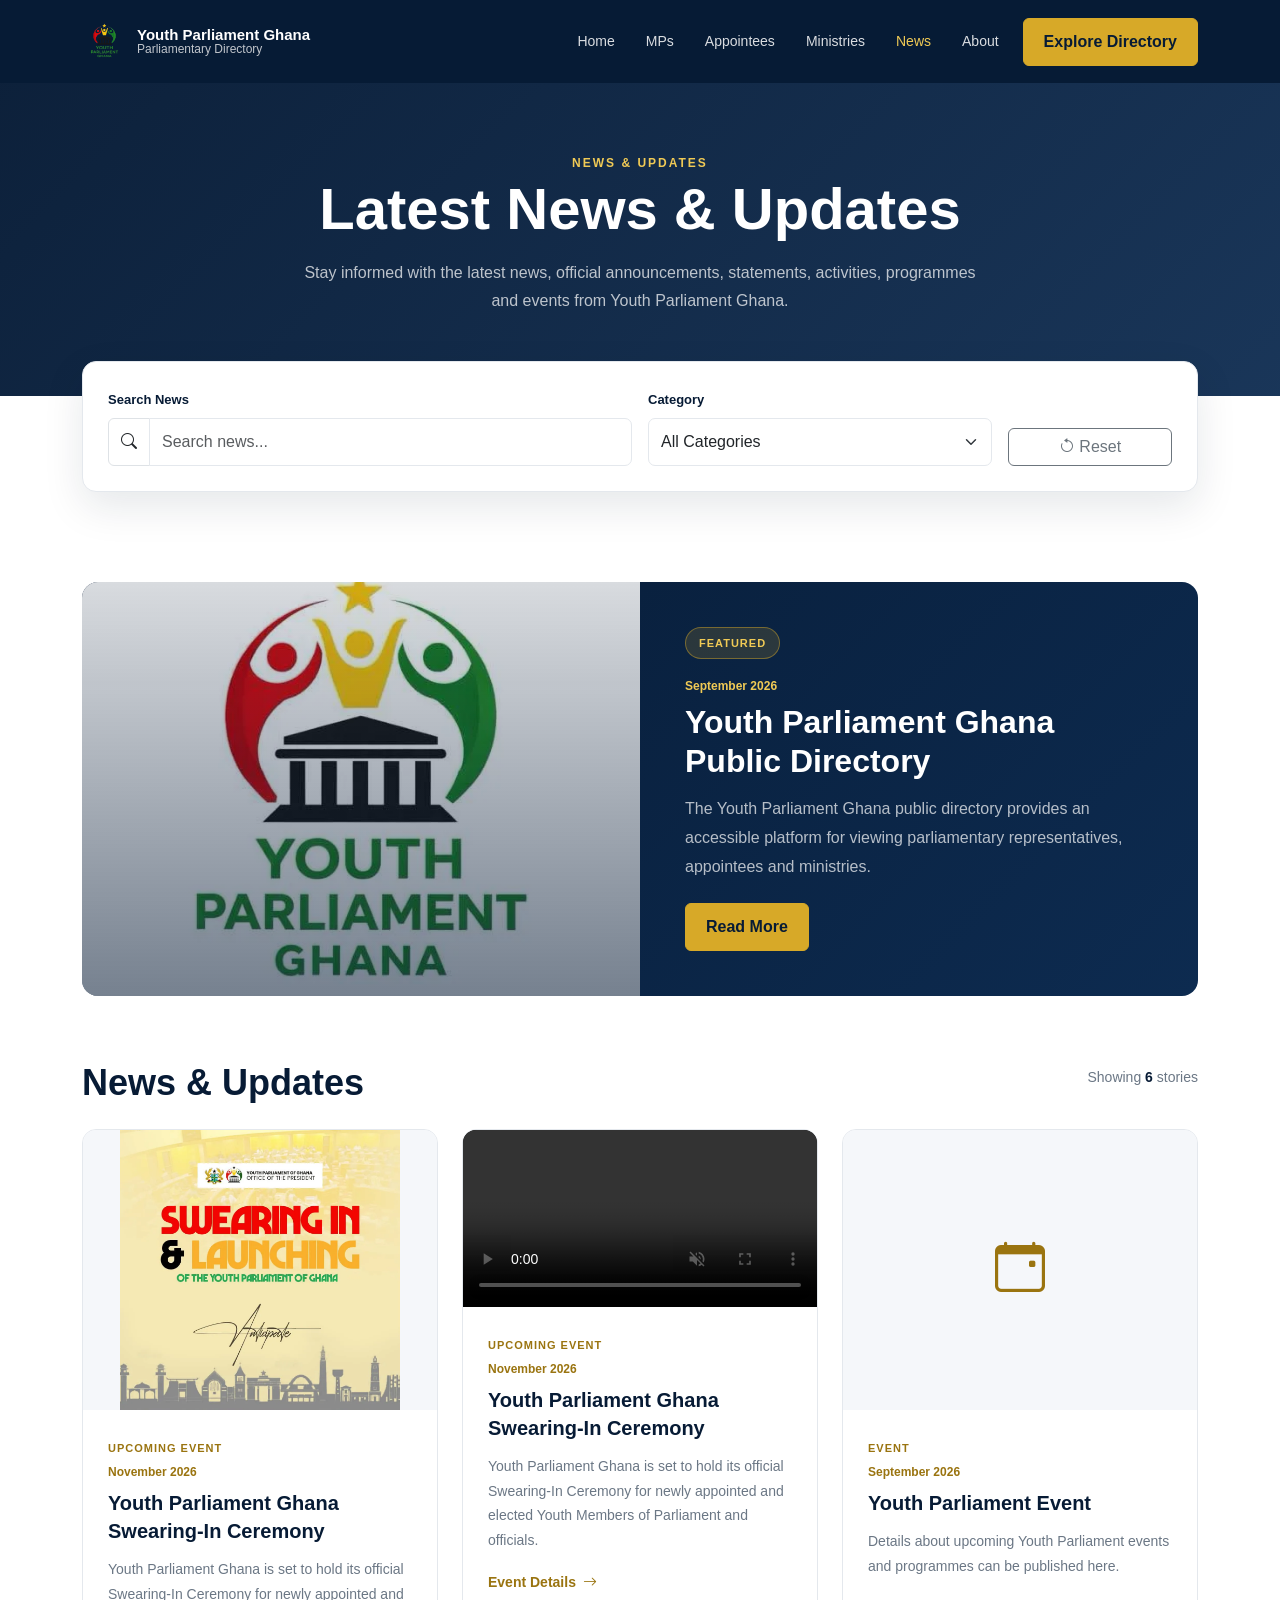
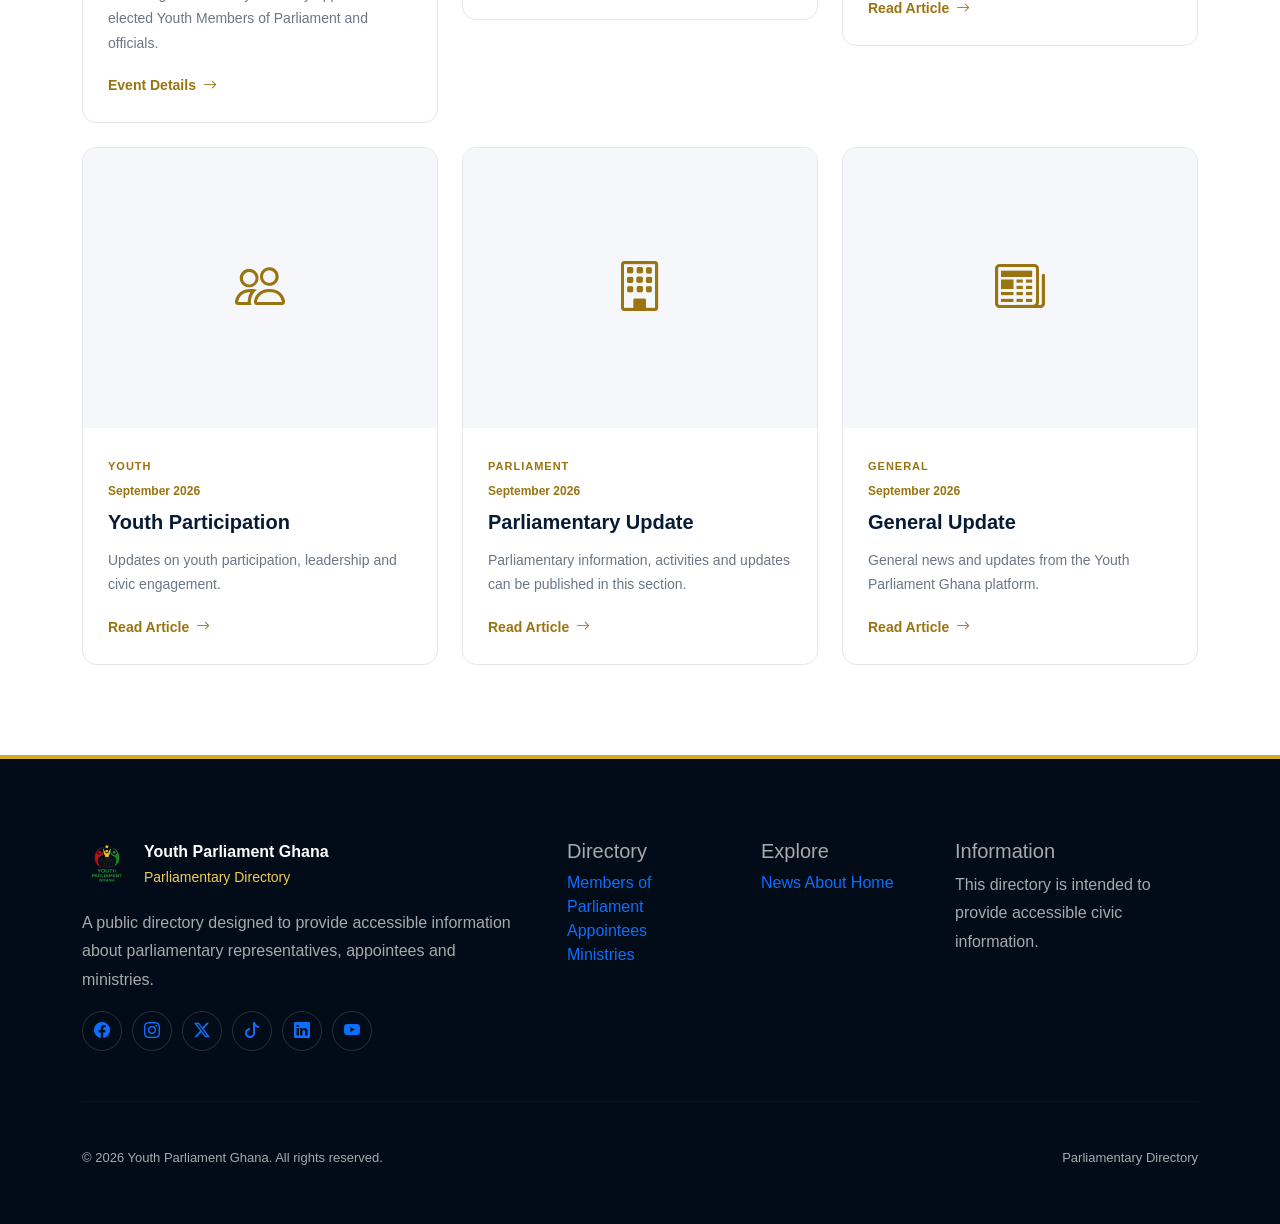
<file: news.html>
<!DOCTYPE html>
<html lang="en">

<head>

    <meta charset="UTF-8">

    <meta name="viewport"
          content="width=device-width, initial-scale=1.0">

    <title>News & Updates | Youth Parliament Ghana</title>
       <!-- Youth Parliament Ghana Favicon -->
<!-- Youth Parliament Ghana Website Logo -->
<link rel="icon" type="image/webp" href="/images/YPG-LOGO.webp">
<link rel="apple-touch-icon" href="/images/YPG-LOGO.webp">

    <meta name="description"
          content="Read the latest news, official announcements, statements, ministry updates, programmes and events from Youth Parliament Ghana.">

    <meta name="keywords"
          content="Youth Parliament Ghana news, Youth Parliament Ghana updates, Ghana youth news, Youth Parliament announcements, Youth Parliament events">

    <meta name="robots" content="index, follow">

    <link rel="canonical"
          href="https://youthparliamentghanasite.vercel.app/">

    <!-- Bootstrap -->
    


    <!-- Bootstrap -->

    <link
        href="https://cdn.jsdelivr.net/npm/bootstrap@5.3.8/dist/css/bootstrap.min.css"
        rel="stylesheet">


    <!-- Bootstrap Icons -->

    <link
        href="https://cdn.jsdelivr.net/npm/bootstrap-icons@1.13.1/font/bootstrap-icons.min.css"
        rel="stylesheet">


    <!-- Main CSS -->

    <link
        rel="stylesheet"
        href="css/style.css">


    <style>

        /* =========================
           NEWS HEADER
        ========================= */

        .news-header {

            background:
                linear-gradient(
                    135deg,
                    rgba(7, 27, 53, 0.98),
                    rgba(13, 43, 80, 0.95)
                );

            padding: 150px 0 80px;

            color: white;
        }


        .news-header h1 {

            font-size: clamp(40px, 5vw, 58px);

            font-weight: 800;

            margin-bottom: 15px;
        }


        .news-header p {

            max-width: 680px;

            margin: auto;

            color:
                rgba(255,255,255,0.72);

            line-height: 1.8;
        }


        /* =========================
           FILTER AREA
        ========================= */

        .news-tools {

            margin-top: -35px;

            position: relative;

            z-index: 5;
        }


        .filter-card {

            background: white;

            border:
                1px solid var(--border);

            border-radius: 14px;

            padding: 25px;

            box-shadow:
                0 15px 40px
                rgba(7, 27, 53, 0.10);
        }


        .filter-card label {

            font-size: 13px;

            font-weight: 700;

            color: var(--navy);

            margin-bottom: 8px;
        }


        .filter-card .form-control,
        .filter-card .form-select {

            min-height: 48px;

            border-color:
                var(--border);

            border-radius: 7px;
        }


        .filter-card .form-control:focus,
        .filter-card .form-select:focus {

            border-color:
                var(--gold);

            box-shadow:
                0 0 0 0.2rem
                rgba(215,169,40,0.12);
        }


        /* =========================
           FEATURED NEWS
        ========================= */

        .featured-news {

            border-radius: 16px;

            overflow: hidden;

            background:
                linear-gradient(
                    135deg,
                    var(--navy),
                    var(--navy-light)
                );

            color: white;

            margin-bottom: 55px;
        }


        .featured-image {

            min-height: 350px;

            background:
                linear-gradient(
                    rgba(7,27,53,0.15),
                    rgba(7,27,53,0.55)
                ),
                url("images/ypg.webp")
                center/cover no-repeat;
        }


        .featured-content {

            padding: 45px;
        }


        .featured-badge {

            display: inline-block;

            background:
                rgba(215,169,40,0.16);

            border:
                1px solid
                rgba(215,169,40,0.45);

            color:
                var(--gold-light);

            padding: 7px 13px;

            border-radius: 20px;

            font-size: 11px;

            font-weight: 800;

            letter-spacing: 1px;

            margin-bottom: 18px;
        }


        .featured-content h2 {

            font-size: 32px;

            font-weight: 800;

            line-height: 1.2;

            margin-bottom: 15px;
        }


        .featured-content p {

            color:
                rgba(255,255,255,0.70);

            line-height: 1.8;

            margin-bottom: 22px;
        }


        .news-date {

            color:
                #9a7410;

            font-size: 12px;

            font-weight: 800;

            margin-bottom: 8px;
        }


        .featured-content .news-date {

            color:
                var(--gold-light);
        }


        /* =========================
           NEWS CARD
        ========================= */

        .news-item {

            height: 100%;
        }


        .news-card {

            height: 100%;

            background: white;

            border:
                1px solid var(--border);

            border-radius: 14px;

            overflow: hidden;

            transition: 0.3s ease;
        }


        .news-card:hover {

            transform:
                translateY(-6px);

            box-shadow:
                0 18px 40px
                rgba(7,27,53,0.10);
        }


        .news-card-image {
    width: 100%;
    height: 280px;
    background: #f5f7fa;
    display: flex;
    align-items: center;
    justify-content: center;
    overflow: hidden;
}

.news-card-image img {
    width: 100%;
    height: 100%;
    object-fit: contain;
    display: block;
    transition: transform 0.4s ease;
}

.news-card:hover .news-card-image img {
    transform: scale(1.02);
}


        .news-card:hover
        .news-card-image img {

            transform:
                scale(1.04);
        }


        .news-placeholder {

            width: 100%;

            height: 100%;

            display: flex;

            align-items: center;

            justify-content: center;

            color:
                #9a7410;

            font-size: 50px;
        }


        .news-card-content {

            padding: 25px;
        }


        .news-category {

            display: inline-block;

            font-size: 11px;

            font-weight: 800;

            color:
                #9a7410;

            text-transform: uppercase;

            letter-spacing: 1px;

            margin-bottom: 7px;
        }


        .news-card h3 {

            color:
                var(--navy);

            font-size: 20px;

            font-weight: 800;

            line-height: 1.4;

            margin-bottom: 12px;
        }


        .news-card p {

            color:
                var(--muted);

            font-size: 14px;

            line-height: 1.75;

            margin-bottom: 18px;
        }


        .read-more {

            display: inline-flex;

            align-items: center;

            color:
                #9a7410;

            font-size: 14px;

            font-weight: 700;
        }


        .read-more i {

            margin-left: 7px;

            transition: 0.3s ease;
        }


        .read-more:hover {

            color:
                var(--gold);
        }


        .read-more:hover i {

            transform:
                translateX(4px);
        }


        /* =========================
           RESULTS
        ========================= */

        .result-count {

            color:
                var(--muted);

            font-size: 14px;
        }


        .result-count strong {

            color:
                var(--navy);
        }


        /* =========================
           NO RESULTS
        ========================= */

        .no-results {

            display: none;

            text-align: center;

            padding: 80px 20px;
        }


        .no-results i {

            font-size: 55px;

            color:
                #b8c0c9;

            margin-bottom: 20px;
        }


        .no-results h3 {

            color:
                var(--navy);

            font-weight: 800;
        }


        .no-results p {

            color:
                var(--muted);
        }
    /* ==============================
   SWEARING-IN VIDEO
================================ */

.video-container {
    width: 100%;
    height: auto;
    background: #000;
    overflow: hidden;
    display: flex;
    align-items: center;
    justify-content: center;
}

.video-container video {
    width: 100%;
    height: auto;
    display: block;
    object-fit: contain;
    background: #000;
}
@media (max-width: 768px) {

    .video-container video {
        width: 100%;
        height: auto;
    }

}


        /* =========================
           MOBILE
        ========================= */

        @media (max-width: 767px) {

            .news-header {

                padding:
                    130px 20px 70px;
            }


            .news-header h1 {

                font-size: 38px;
            }


            .news-tools {

                margin-top: -25px;
            }


            .featured-content {

                padding: 30px 25px;
            }


            .featured-content h2 {

                font-size: 26px;
            }


            .featured-image {

                min-height: 250px;
            }
        .featured-image {
    overflow: hidden;
    position: relative;
    width: 100%;
    height: 500px;
}

.featured-image img {
    width: 100%;
    height: 100%;
    object-fit: cover;
    display: block;

    animation: swearingFlyerMove 6s ease-in-out infinite alternate;
    will-change: transform;
}

@keyframes swearingFlyerMove {
    0% {
        transform: scale(1.05) translateX(-12px);
    }

    50% {
        transform: scale(1.08) translateX(0);
    }

    100% {
        transform: scale(1.05) translateX(12px);
    }
}

        }

    </style>

</head>


<body>


<!-- =========================
     NAVBAR
========================= -->

<nav class="navbar navbar-expand-lg fixed-top">

    <div class="container">


        <a
            class="navbar-brand d-flex align-items-center"
            href="index.html">


            <img
                src="images/YPG-LOGO.webp"
                alt="Youth Parliament Ghana"
                class="site-logo">


            <span class="brand-text">

                <strong>
                    Youth Parliament Ghana
                </strong>

                <small>
                    Parliamentary Directory
                </small>

            </span>


        </a>


        <button
            class="navbar-toggler"
            type="button"
            data-bs-toggle="collapse"
            data-bs-target="#mainNavbar">

            <i class="bi bi-list text-white fs-3"></i>

        </button>


        <div
            class="collapse navbar-collapse"
            id="mainNavbar">


            <ul
                class="navbar-nav ms-auto
                       align-items-lg-center">


                <li class="nav-item">

                    <a
                        class="nav-link"
                        href="index.html">

                        Home

                    </a>

                </li>


                <li class="nav-item">

                    <a
                        class="nav-link"
                        href="mps.html">

                        MPs

                    </a>

                </li>


                <li class="nav-item">

                    <a
                        class="nav-link"
                        href="appointees.html">

                        Appointees

                    </a>

                </li>


                <li class="nav-item">

                    <a
                        class="nav-link"
                        href="ministries.html">

                        Ministries

                    </a>

                </li>


                <li class="nav-item">

                    <a
                        class="nav-link active"
                        href="news.html">

                        News

                    </a>

                </li>


                <li class="nav-item">

                    <a
                        class="nav-link"
                        href="about.html">

                        About

                    </a>

                </li>


                <li class="nav-item ms-lg-3">

                    <a
                        href="mps.html"
                        class="btn btn-gold">

                        Explore Directory

                    </a>

                </li>


            </ul>

        </div>

    </div>

</nav>


<!-- =========================
     NEWS HEADER
========================= -->

<section class="news-header">

    <div class="container text-center">

        <div class="section-label light">
            NEWS & UPDATES
        </div>

        <h1>
            Latest News & Updates
        </h1>

        <p>
            Stay informed with the latest news, official announcements,
            statements, activities, programmes and events from
            Youth Parliament Ghana.
        </p>

    </div>

</section>


<!-- =========================
     FILTERS
========================= -->

<section class="news-tools">

    <div class="container">


        <div class="filter-card">


            <div class="row g-3">


                <!-- SEARCH -->

                <div class="col-lg-6">

                    <label for="newsSearch">

                        Search News

                    </label>


                    <div class="input-group">


                        <span
                            class="input-group-text bg-white">

                            <i class="bi bi-search"></i>

                        </span>


                        <input
                            type="text"
                            id="newsSearch"
                            class="form-control"
                            placeholder="Search news...">

                    </div>

                </div>


                <!-- CATEGORY -->

                <div class="col-lg-4">

                    <label for="newsCategory">

                        Category

                    </label>


                    <select
                        id="newsCategory"
                        class="form-select">


                        <option value="">

                            All Categories

                        </option>


                        <option value="announcement">

                            Announcements

                        </option>


                        <option value="event">

                            Events

                        </option>


                        <option value="parliament">

                            Parliament

                        </option>


                        <option value="youth">

                            Youth

                        </option>


                        <option value="general">

                            General

                        </option>


                    </select>

                </div>


                <!-- RESET -->

                <div
                    class="col-lg-2
                           d-flex
                           align-items-end">


                    <button
                        type="button"
                        id="resetNews"
                        class="btn btn-outline-secondary
                               w-100">

                        <i
                            class="bi bi-arrow-counterclockwise">
                        </i>

                        Reset

                    </button>


                </div>

            </div>

        </div>

    </div>

</section>


<!-- =========================
     NEWS CONTENT
========================= -->

<section class="section-padding">

    <div class="container">


        <!-- FEATURED -->

        <div class="featured-news">

            <div class="row g-0
                        align-items-stretch">


                <div
                    class="col-lg-6
                           featured-image">
                </div>


                <div
                    class="col-lg-6
                           featured-content">


                    <div class="featured-badge">

                        FEATURED

                    </div>


                    <div class="news-date">

                        September 2026

                    </div>


                    <h2>

                        Youth Parliament Ghana
                        Public Directory

                    </h2>


                    <p>

                        The Youth Parliament Ghana
                        public directory provides an
                        accessible platform for viewing
                        parliamentary representatives,
                        appointees and ministries.

                    </p>


                    <a
                        href="#"
                        class="btn btn-gold">

                        Read More

                    </a>


                </div>

            </div>

        </div>


        <!-- TITLE -->

        <div
            class="d-flex
                   justify-content-between
                   align-items-center
                   mb-4">


            <h2 class="section-title mb-0">

                News & Updates

            </h2>


            <div class="result-count">

                Showing

                <strong id="resultCount">
                    6
                </strong>

                stories

            </div>

        </div>


        <!-- NEWS GRID -->

        <div
            class="row g-4"
            id="newsGrid">


          <!-- NEWS 1 — UPCOMING SWEARING-IN CEREMONY -->

<div
    class="col-lg-4 col-md-6 news-item"
    data-title="Youth Parliament Ghana Swearing-In Ceremony"
    data-category="event"
>

    <article class="news-card">

        <!-- NEWS IMAGE -->
        <div class="news-card-image">

            <img
                src="images/swearing.webp"
                alt="Youth Parliament Ghana Swearing-In Ceremony"
            >

        </div>


        <!-- NEWS CONTENT -->
        <div class="news-card-content">

            <div class="news-category">
                Upcoming Event
            </div>


            <div class="news-date">
                November 2026
            </div>


            <h3>
                Youth Parliament Ghana
                Swearing-In Ceremony
            </h3>


            <p>
                Youth Parliament Ghana is set to hold its
                official Swearing-In Ceremony for newly
                appointed and elected Youth Members of
                Parliament and officials.
            </p>


            <a
                href="#"
                class="read-more"
            >

                Event Details

                <i class="bi bi-arrow-right"></i>

            </a>

        </div>

    </article>

</div>


            <!-- NEWS 2 — SWEARING-IN CEREMONY -->
<!-- NEWS 2 — SWEARING-IN CEREMONY -->
<div
    class="col-lg-4 col-md-6 news-item"
    data-title="Youth Parliament Ghana Swearing-In Ceremony"
    data-category="event"
>
    <article class="news-card">

        <div class="news-card-image video-container">

            <video
                id="swearingInVideo"
                autoplay
                muted
                loop
                playsinline
                controls
                preload="metadata"
            >
                <source
                    src="images/swearing-In.mp4"
                    type="video/mp4"
                >

                Your browser does not support HTML5 video.
            </video>

        </div>

        <div class="news-card-content">

            <div class="news-category">
                Upcoming Event
            </div>

            <div class="news-date">
                November 2026
            </div>

            <h3>
                Youth Parliament Ghana Swearing-In Ceremony
            </h3>

            <p>
                Youth Parliament Ghana is set to hold its
                official Swearing-In Ceremony for newly
                appointed and elected Youth Members of
                Parliament and officials.
            </p>

            <a href="#" class="read-more">
                Event Details
                <i class="bi bi-arrow-right"></i>
            </a>

        </div>

    </article>
</div>
            <!-- NEWS 3 -->

            <div
                class="col-lg-4 col-md-6 news-item"
                data-title="Youth Parliament Event"
                data-category="event">


                <article class="news-card">


                    <div class="news-card-image">

                        <div class="news-placeholder">

                            <i
                                class="bi bi-calendar-event">
                            </i>

                        </div>

                    </div>


                    <div class="news-card-content">


                        <div class="news-category">

                            Event

                        </div>


                        <div class="news-date">

                            September 2026

                        </div>


                        <h3>

                            Youth Parliament Event

                        </h3>


                        <p>

                            Details about upcoming Youth
                            Parliament events and programmes
                            can be published here.

                        </p>


                        <a
                            href="#"
                            class="read-more">

                            Read Article

                            <i
                                class="bi bi-arrow-right">
                            </i>

                        </a>


                    </div>

                </article>

            </div>


            <!-- NEWS 4 -->

            <div
                class="col-lg-4 col-md-6 news-item"
                data-title="Youth Participation Parliament"
                data-category="youth">


                <article class="news-card">


                    <div class="news-card-image">

                        <div class="news-placeholder">

                            <i
                                class="bi bi-people">
                            </i>

                        </div>

                    </div>


                    <div class="news-card-content">


                        <div class="news-category">

                            Youth

                        </div>


                        <div class="news-date">

                            September 2026

                        </div>


                        <h3>

                            Youth Participation

                        </h3>


                        <p>

                            Updates on youth participation,
                            leadership and civic engagement.

                        </p>


                        <a
                            href="#"
                            class="read-more">

                            Read Article

                            <i
                                class="bi bi-arrow-right">
                            </i>

                        </a>


                    </div>

                </article>

            </div>


            <!-- NEWS 5 -->

            <div
                class="col-lg-4 col-md-6 news-item"
                data-title="Parliamentary Update"
                data-category="parliament">


                <article class="news-card">


                    <div class="news-card-image">

                        <div class="news-placeholder">

                            <i
                                class="bi bi-building">
                            </i>

                        </div>

                    </div>


                    <div class="news-card-content">


                        <div class="news-category">

                            Parliament

                        </div>


                        <div class="news-date">

                            September 2026

                        </div>


                        <h3>

                            Parliamentary Update

                        </h3>


                        <p>

                            Parliamentary information,
                            activities and updates can
                            be published in this section.

                        </p>


                        <a
                            href="#"
                            class="read-more">

                            Read Article

                            <i
                                class="bi bi-arrow-right">
                            </i>

                        </a>


                    </div>

                </article>

            </div>


            <!-- NEWS 6 -->

            <div
                class="col-lg-4 col-md-6 news-item"
                data-title="Youth Parliament General Update"
                data-category="general">


                <article class="news-card">


                    <div class="news-card-image">

                        <div class="news-placeholder">

                            <i
                                class="bi bi-newspaper">
                            </i>

                        </div>

                    </div>


                    <div class="news-card-content">


                        <div class="news-category">

                            General

                        </div>


                        <div class="news-date">

                            September 2026

                        </div>


                        <h3>

                            General Update

                        </h3>


                        <p>

                            General news and updates from
                            the Youth Parliament Ghana
                            platform.

                        </p>


                        <a
                            href="#"
                            class="read-more">

                            Read Article

                            <i
                                class="bi bi-arrow-right">
                            </i>

                        </a>


                    </div>

                </article>

            </div>


        </div>


        <!-- NO RESULTS -->

        <div
            class="no-results"
            id="noResults">


            <i class="bi bi-newspaper"></i>


            <h3>

                No News Found

            </h3>


            <p>

                Try changing your search or
                category filter.

            </p>


        </div>

    </div>

</section>


<!-- =========================
     FOOTER
========================= -->

<footer class="footer">

    <div class="container">


        <div class="row g-5">


            <div class="col-lg-5">


                <div class="footer-brand">


                    <img
                        src="images/YPG-LOGO.webp"
                        alt="Youth Parliament Ghana"
                        class="site-logo">


                    <div>

                        <strong>
                            Youth Parliament Ghana
                        </strong>

                        <small>
                            Parliamentary Directory
                        </small>

                    </div>

                </div>


                <p>

                    A public directory designed to provide
                    accessible information about parliamentary
                    representatives, appointees and ministries.

                </p>


                  <div class="social-links">

    <!-- Facebook -->
    <a
        href="https://www.facebook.com/share/1LT8P5ibFE/?mibextid=wwXIfr"
        target="_blank"
        rel="noopener noreferrer"
        aria-label="Facebook">
        <i class="bi bi-facebook"></i>
    </a>

    <!-- Instagram -->
    <a
        href="https://www.instagram.com/youthparliamentgh?stkn=MTg4YjJ6NDMwa25oNA%3D%3D&utm_source=qr"
        target="_blank"
        rel="noopener noreferrer"
        aria-label="Instagram">
        <i class="bi bi-instagram"></i>
    </a>

    <!-- X / Twitter -->
    <a
        href="https://x.com/youthparl?s=11"
        target="_blank"
        rel="noopener noreferrer"
        aria-label="Youth Parliament Ghana on X">
        <i class="bi bi-twitter-x"></i>
    </a>

    <!-- TikTok -->
    <a
        href="https://www.tiktok.com/@YouthParliamentGH"
        target="_blank"
        rel="noopener noreferrer"
        aria-label="Youth Parliament Ghana on TikTok">
        <i class="bi bi-tiktok"></i>
    </a>

    <!-- LinkedIn -->
    <a
        href="https://www.linkedin.com/"
        target="_blank"
        rel="noopener noreferrer"
        aria-label="LinkedIn">
        <i class="bi bi-linkedin"></i>
    </a>
    <!-- YouTube -->
<a
    href="https://youtube.com/@youthparliament-d4f?si=9gVg4iPJhuSQm0vC"
    target="_blank"
    rel="noopener noreferrer"
    aria-label="Youth Parliament Ghana on YouTube">

    <i class="bi bi-youtube"></i>

</a>

</div>
            </div>


            <div class="col-lg-2 col-md-4">


                <h5>
                    Directory
                </h5>


                <a href="mps.html">
                    Members of Parliament
                </a>


                <a href="appointees.html">
                    Appointees
                </a>


                <a href="ministries.html">
                    Ministries
                </a>

            </div>


            <div class="col-lg-2 col-md-4">


                <h5>
                    Explore
                </h5>


                <a href="news.html">
                    News
                </a>


                <a href="about.html">
                    About
                </a>


                <a href="index.html">
                    Home
                </a>

            </div>


            <div class="col-lg-3 col-md-4">


                <h5>
                    Information
                </h5>


                <p>

                    This directory is intended to provide
                    accessible civic information.

                </p>

            </div>


        </div>


        <hr>


        <div class="footer-bottom">


            <span>

                © 2026 Youth Parliament Ghana.
                All rights reserved.

            </span>


            <span>

                Parliamentary Directory

            </span>


        </div>

    </div>

</footer>


<!-- Bootstrap JS -->

<script
    src="https://cdn.jsdelivr.net/npm/bootstrap@5.3.8/dist/js/bootstrap.bundle.min.js">
</script>


<!-- Main JS -->

<script src="js/main.js"></script>


<!-- News Filtering -->

<script>

    const newsSearch =
        document.getElementById(
            "newsSearch"
        );


    const newsCategory =
        document.getElementById(
            "newsCategory"
        );


    const resetNews =
        document.getElementById(
            "resetNews"
        );


    const newsItems =
        document.querySelectorAll(
            ".news-item"
        );


    const resultCount =
        document.getElementById(
            "resultCount"
        );


    const noResults =
        document.getElementById(
            "noResults"
        );


    function filterNews() {


        const search =
            newsSearch.value
                .toLowerCase()
                .trim();


        const category =
            newsCategory.value
                .toLowerCase();


        let visibleCount = 0;


        newsItems.forEach(
            news => {


                const title =
                    news.dataset.title
                        .toLowerCase();


                const newsCategoryValue =
                    news.dataset.category
                        .toLowerCase();


                const matchesSearch =
                    title.includes(search);


                const matchesCategory =
                    !category ||
                    newsCategoryValue === category;


                if (
                    matchesSearch &&
                    matchesCategory
                ) {

                    news.style.display = "";

                    visibleCount++;

                } else {

                    news.style.display =
                        "none";

                }

            }
        );


        resultCount.textContent =
            visibleCount;


        if (visibleCount === 0) {

            noResults.style.display =
                "block";

        } else {

            noResults.style.display =
                "none";

        }

    }


    newsSearch.addEventListener(
        "input",
        filterNews
    );


    newsCategory.addEventListener(
        "change",
        filterNews
    );


    resetNews.addEventListener(
        "click",
        function () {

            newsSearch.value = "";

            newsCategory.value = "";

            filterNews();

        }
    );

</script>


</body>
</html>
</file>
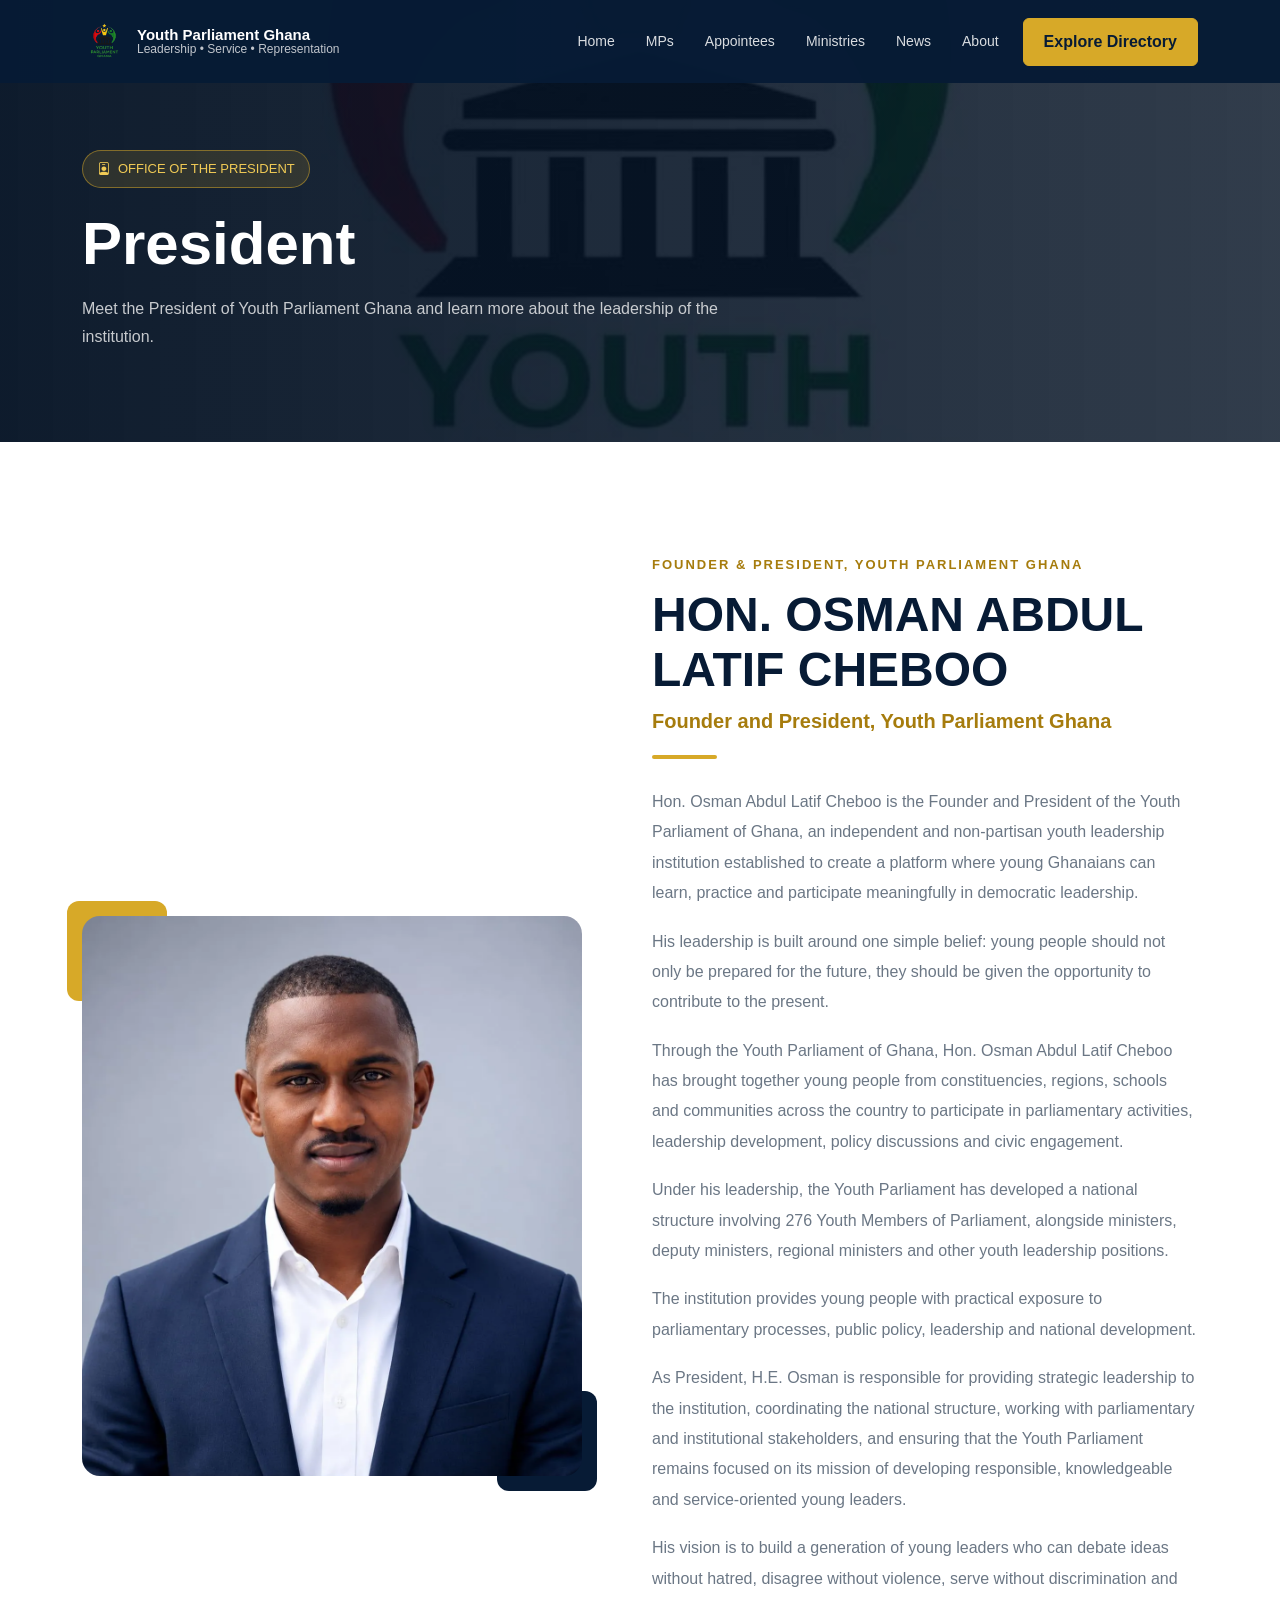
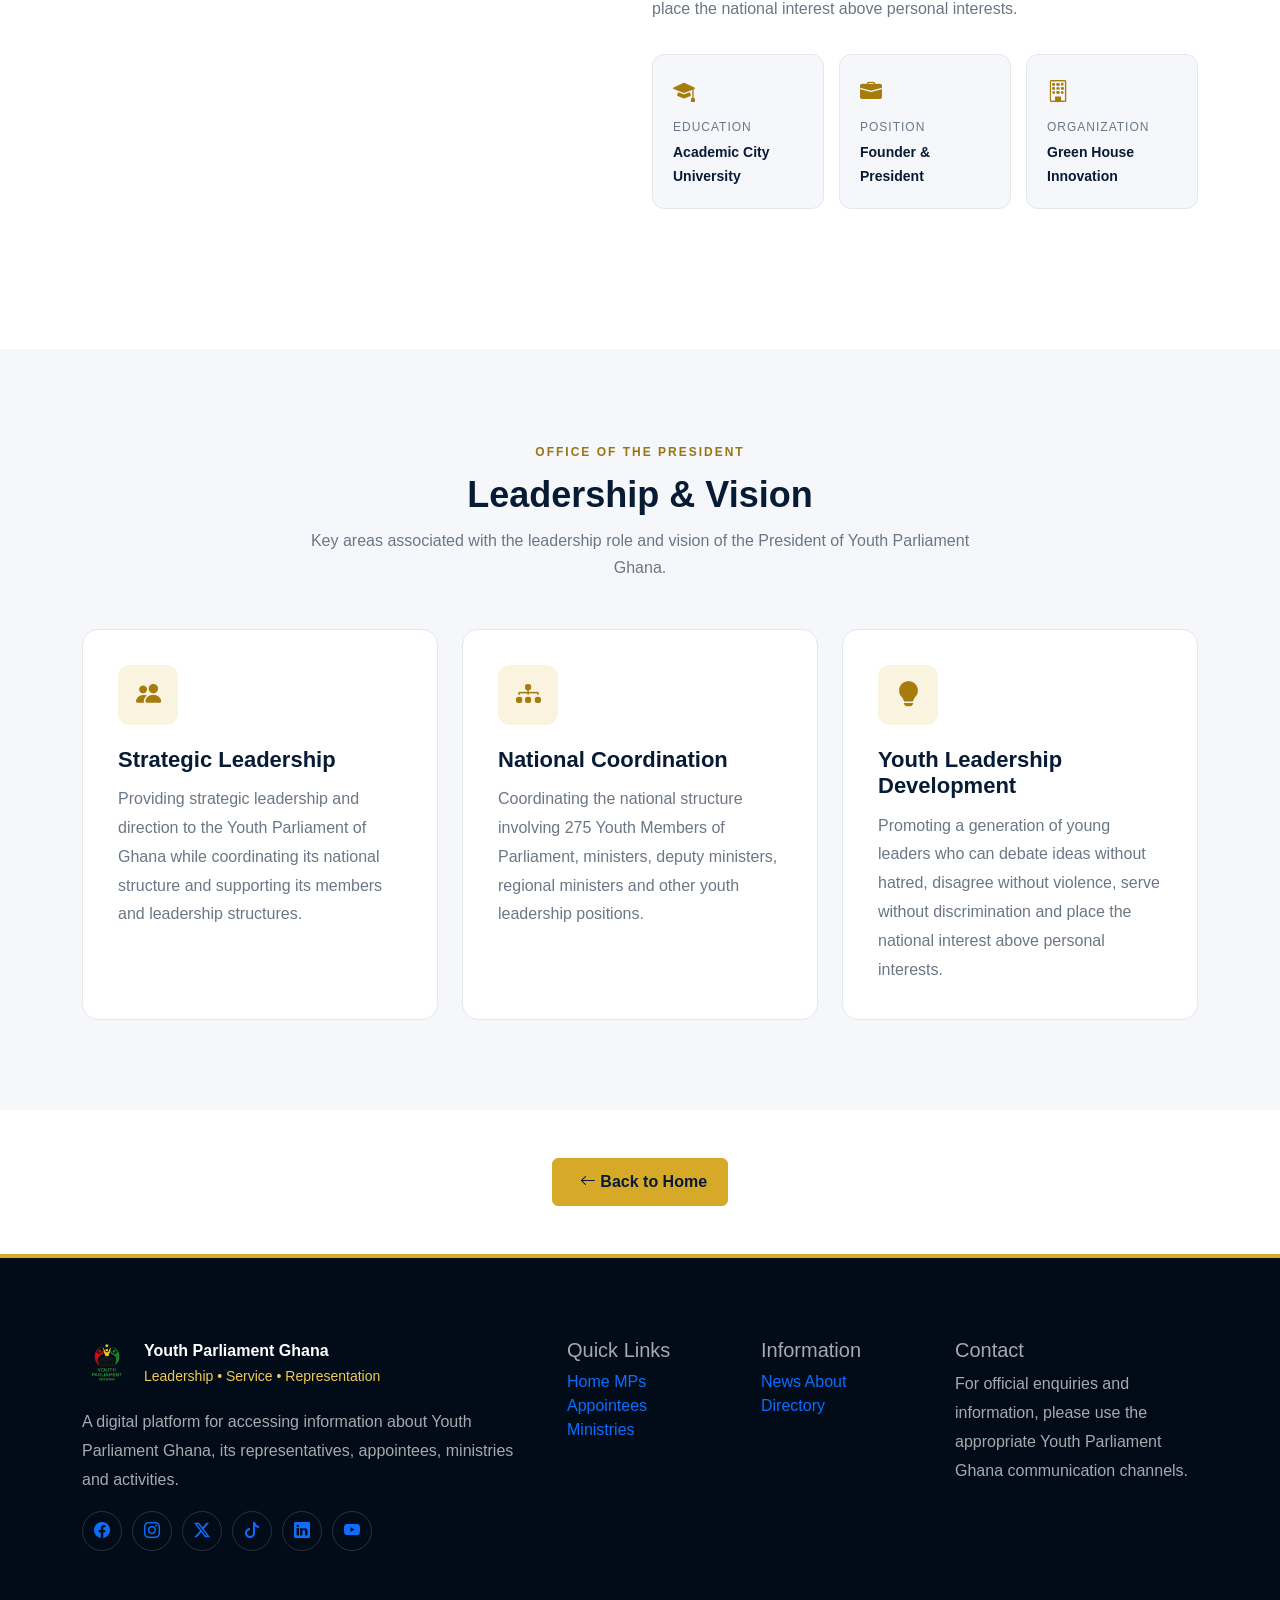
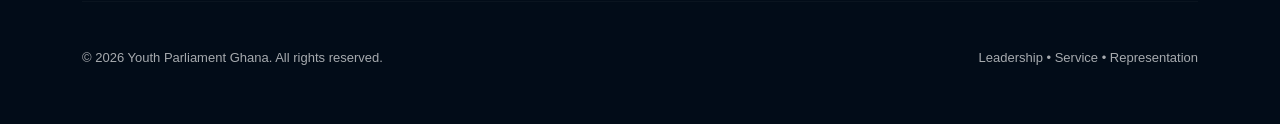
<file: president-profile.html>
<!DOCTYPE html>
<html lang="en">
<head>
    <meta charset="UTF-8">
    <meta name="viewport" content="width=device-width, initial-scale=1.0">

    <meta name="description"
          content="Office of the President - Youth Parliament Ghana">

    <title>President | Youth Parliament Ghana</title>
       <!-- Youth Parliament Ghana Favicon -->
<!-- Youth Parliament Ghana Website Logo -->
<link rel="icon" type="image/webp" href="/images/YPG-LOGO.webp">
<link rel="apple-touch-icon" href="/images/YPG-LOGO.webp">

    <!-- Bootstrap -->
    <link
        href="https://cdn.jsdelivr.net/npm/bootstrap@5.3.8/dist/css/bootstrap.min.css"
        rel="stylesheet">

    <!-- Bootstrap Icons -->
    <link
        href="https://cdn.jsdelivr.net/npm/bootstrap-icons@1.13.1/font/bootstrap-icons.min.css"
        rel="stylesheet">

    <!-- Main CSS -->
    <link rel="stylesheet" href="css/style.css">

    <style>

        /* =========================
           PRESIDENT PAGE HEADER
        ========================= */

        .president-page-header {
            background:
                linear-gradient(
                    90deg,
                    rgba(4, 18, 36, 0.96),
                    rgba(4, 18, 36, 0.82)
                ),
                url("images/ypg.webp") center/cover no-repeat;

            padding: 150px 0 90px;
            color: #fff;
        }

        .president-page-header h1 {
            font-size: clamp(40px, 6vw, 60px);
            font-weight: 800;
            margin-bottom: 15px;
        }

        .president-page-header p {
            max-width: 680px;
            color: rgba(255, 255, 255, 0.76);
            line-height: 1.8;
            margin: 0;
        }


        /* =========================
           PRESIDENT PROFILE
        ========================= */

        .president-profile-section {
            padding: 100px 0;
            background: #fff;
        }

        .president-profile-grid {
            display: grid;
            grid-template-columns: 500px 1fr;
            gap: 70px;
            align-items: center;
        }


        /* =========================
           PRESIDENT IMAGE
        ========================= */

        .president-profile-image {
            position: relative;
            width: 100%;
            height: 560px;
            border-radius: 18px;
            overflow: visible;
        }

        .president-profile-image::before {
            content: "";
            position: absolute;
            width: 100px;
            height: 100px;
            background: var(--gold);
            top: -15px;
            left: -15px;
            z-index: 0;
            border-radius: 12px;
        }

        .president-profile-image::after {
            content: "";
            position: absolute;
            width: 100px;
            height: 100px;
            background: var(--navy);
            right: -15px;
            bottom: -15px;
            z-index: 0;
            border-radius: 12px;
        }

        .president-profile-image img {
            position: relative;
            z-index: 1;
            width: 100%;
            height: 100%;
            object-fit: cover;
            object-position: center top;
            border-radius: 18px;
            display: block;
        }


        /* =========================
           PRESIDENT CONTENT
        ========================= */

        .president-profile-content {
            padding: 10px 0;
        }

        .president-profile-content .section-label {
            display: inline-block;
            color: #a67c0d;
            font-size: 13px;
            font-weight: 800;
            letter-spacing: 2px;
            margin-bottom: 12px;
        }

        .president-profile-content h2 {
            color: var(--navy);
            font-size: clamp(32px, 4vw, 48px);
            line-height: 1.15;
            font-weight: 800;
            margin: 0 0 12px;
        }

        .president-profile-content h3 {
            color: #a67c0d;
            font-size: 20px;
            font-weight: 700;
            margin-bottom: 22px;
        }

        .president-heading-line {
            width: 65px;
            height: 4px;
            background: var(--gold);
            margin-bottom: 28px;
            border-radius: 5px;
        }

        .president-profile-content p {
            color: var(--muted);
            line-height: 1.9;
            font-size: 16px;
            margin-bottom: 18px;
        }


        /* =========================
           PRESIDENT INFORMATION
        ========================= */

        .president-info {
            display: grid;
            grid-template-columns: repeat(3, 1fr);
            gap: 15px;
            margin: 30px 0;
        }

        .president-info-item {
            background: var(--light);
            border: 1px solid var(--border);
            border-radius: 12px;
            padding: 20px;
        }

        .president-info-item i {
            display: block;
            color: #a67c0d;
            font-size: 22px;
            margin-bottom: 10px;
        }

        .president-info-item span {
            display: block;
            color: var(--muted);
            font-size: 12px;
            text-transform: uppercase;
            letter-spacing: 1px;
            margin-bottom: 4px;
        }

        .president-info-item strong {
            color: var(--navy);
            font-size: 14px;
        }


        /* =========================
           LEADERSHIP SECTION
        ========================= */

        .leadership-section {
            padding: 90px 0;
            background: var(--light);
        }

        .leadership-card {
            background: #fff;
            border: 1px solid var(--border);
            border-radius: 16px;
            padding: 35px;
            height: 100%;
            transition: 0.3s ease;
        }

        .leadership-card:hover {
            transform: translateY(-5px);
            box-shadow: 0 15px 40px rgba(7, 27, 53, 0.08);
        }

        .leadership-icon {
            width: 60px;
            height: 60px;
            display: flex;
            align-items: center;
            justify-content: center;
            background: rgba(215, 169, 40, 0.14);
            color: #a67c0d;
            border-radius: 12px;
            font-size: 25px;
            margin-bottom: 22px;
        }

        .leadership-card h3 {
            color: var(--navy);
            font-size: 22px;
            font-weight: 700;
            margin-bottom: 12px;
        }

        .leadership-card p {
            color: var(--muted);
            line-height: 1.8;
            margin: 0;
        }


        /* =========================
           RESPONSIVE
        ========================= */

        @media (max-width: 1199px) {

            .president-profile-grid {
                grid-template-columns: 430px 1fr;
                gap: 50px;
            }

            .president-profile-image {
                height: 520px;
            }

        }


        @media (max-width: 991px) {

            .president-profile-grid {
                grid-template-columns: 1fr;
                gap: 50px;
            }

            .president-profile-image {
                width: 100%;
                max-width: 500px;
                height: 550px;
                margin: 0 auto;
            }

            .president-profile-content {
                max-width: 800px;
                margin: 0 auto;
            }

            .president-info {
                grid-template-columns: repeat(3, 1fr);
            }

        }


        @media (max-width: 767px) {

            .president-page-header {
                padding: 130px 0 70px;
            }

            .president-profile-section,
            .leadership-section {
                padding: 65px 0;
            }

            .president-profile-image {
                height: 450px;
            }

            .president-info {
                grid-template-columns: 1fr;
            }

            .leadership-card {
                padding: 28px;
            }

        }


        @media (max-width: 576px) {

            .president-profile-image {
                height: 400px;
            }

            .president-profile-content h2 {
                font-size: 32px;
            }

        }


        @media (max-width: 375px) {

            .president-profile-image {
                height: 350px;
            }

            .president-profile-content h2 {
                font-size: 29px;
            }

        }

    </style>
</head>

<body>


<!-- =========================
     NAVBAR
========================= -->

<nav class="navbar navbar-expand-lg fixed-top">

    <div class="container">

        <a class="navbar-brand d-flex align-items-center"
           href="index.html">

            <img
                src="images/YPG-LOGO.webp"
                alt="Youth Parliament Ghana Logo"
                class="site-logo">

            <span class="brand-text">
                <strong>Youth Parliament Ghana</strong>
                <small>Leadership • Service • Representation</small>
            </span>

        </a>


        <button
            class="navbar-toggler"
            type="button"
            data-bs-toggle="collapse"
            data-bs-target="#mainNavbar"
            aria-controls="mainNavbar"
            aria-expanded="false"
            aria-label="Toggle navigation">

            <span class="navbar-toggler-icon"></span>

        </button>


        <div class="collapse navbar-collapse" id="mainNavbar">

            <ul class="navbar-nav ms-auto align-items-lg-center">

                <li class="nav-item">
                    <a class="nav-link" href="index.html">
                        Home
                    </a>
                </li>

                <li class="nav-item">
                    <a class="nav-link" href="mps.html">
                        MPs
                    </a>
                </li>

                <li class="nav-item">
                    <a class="nav-link" href="appointees.html">
                        Appointees
                    </a>
                </li>

                <li class="nav-item">
                    <a class="nav-link" href="ministries.html">
                        Ministries
                    </a>
                </li>

                <li class="nav-item">
                    <a class="nav-link" href="news.html">
                        News
                    </a>
                </li>

                <li class="nav-item">
                    <a class="nav-link" href="about.html">
                        About
                    </a>
                </li>

                <li class="nav-item ms-lg-3">

                    <a class="btn btn-gold" href="mps.html">
                        Explore Directory
                    </a>

                </li>

            </ul>

        </div>

    </div>

</nav>



<!-- =========================
     PAGE HEADER
========================= -->

<section class="president-page-header">

    <div class="container">

        <div class="row">

            <div class="col-lg-8">

                <span class="hero-badge">

                    <i class="bi bi-person-badge"></i>

                    OFFICE OF THE PRESIDENT

                </span>

                <h1>
                    President
                </h1>

                <p>
                    Meet the President of Youth Parliament Ghana and
                    learn more about the leadership of the institution.
                </p>

            </div>

        </div>

    </div>

</section>



<!-- =========================
     PRESIDENT PROFILE
========================= -->

<section class="president-profile-section">

    <div class="container">

        <div class="president-profile-grid">

            <!-- PRESIDENT IMAGE -->
            <div class="president-profile-image">

                <img
                    src="images/president.webp"
                    alt="Hon. Osman Abdul Latif Cheboo">

            </div>


            <!-- PRESIDENT INFORMATION -->
            <div class="president-profile-content">

                <span class="section-label">
                    FOUNDER &amp; PRESIDENT, YOUTH PARLIAMENT GHANA
                </span>

                <h2>
                    HON. OSMAN ABDUL LATIF CHEBOO
                </h2>

                <h3>
                    Founder and President, Youth Parliament Ghana
                </h3>

                <div class="president-heading-line"></div>


                <p>
                    Hon. Osman Abdul Latif Cheboo is the Founder and President
                    of the Youth Parliament of Ghana, an independent and
                    non-partisan youth leadership institution established to
                    create a platform where young Ghanaians can learn, practice
                    and participate meaningfully in democratic leadership.
                </p>

                <p>
                    His leadership is built around one simple belief: young
                    people should not only be prepared for the future, they
                    should be given the opportunity to contribute to the present.
                </p>

                <p>
                    Through the Youth Parliament of Ghana, Hon. Osman Abdul
                    Latif Cheboo has brought together young people from
                    constituencies, regions, schools and communities across
                    the country to participate in parliamentary activities,
                    leadership development, policy discussions and civic
                    engagement.
                </p>

                <p>
                    Under his leadership, the Youth Parliament has developed
                    a national structure involving 276 Youth Members of
                    Parliament, alongside ministers, deputy ministers,
                    regional ministers and other youth leadership positions.
                </p>

                <p>
                    The institution provides young people with practical
                    exposure to parliamentary processes, public policy,
                    leadership and national development.
                </p>

                <p>
                    As President, H.E. Osman is responsible for providing
                    strategic leadership to the institution, coordinating the
                    national structure, working with parliamentary and
                    institutional stakeholders, and ensuring that the Youth
                    Parliament remains focused on its mission of developing
                    responsible, knowledgeable and service-oriented young leaders.
                </p>

                <p>
                    His vision is to build a generation of young leaders who
                    can debate ideas without hatred, disagree without violence,
                    serve without discrimination and place the national interest
                    above personal interests.
                </p>


                <!-- INFORMATION -->
                <div class="president-info">

                    <div class="president-info-item">

                        <i class="bi bi-mortarboard-fill"></i>

                        <span>
                            Education
                        </span>

                        <strong>
                            Academic City University
                        </strong>

                    </div>


                    <div class="president-info-item">

                        <i class="bi bi-briefcase-fill"></i>

                        <span>
                            Position
                        </span>

                        <strong>
                            Founder &amp; President
                        </strong>

                    </div>


                    <div class="president-info-item">

                        <i class="bi bi-building"></i>

                        <span>
                            Organization
                        </span>

                        <strong>
                            Green House Innovation
                        </strong>

                    </div>

                </div>

            </div>

        </div>

    </div>

</section>



<!-- =========================
     LEADERSHIP RESPONSIBILITIES
========================= -->

<section class="leadership-section">

    <div class="container">

        <div class="section-heading text-center mb-5">

            <span class="section-label">
                OFFICE OF THE PRESIDENT
            </span>

            <h2>
                Leadership &amp; Vision
            </h2>

            <p>
                Key areas associated with the leadership role and vision of
                the President of Youth Parliament Ghana.
            </p>

        </div>


        <div class="row g-4">

            <!-- CARD 1 -->
            <div class="col-lg-4">

                <div class="leadership-card">

                    <div class="leadership-icon">
                        <i class="bi bi-people-fill"></i>
                    </div>

                    <h3>
                        Strategic Leadership
                    </h3>

                    <p>
                        Providing strategic leadership and direction to the
                        Youth Parliament of Ghana while coordinating its
                        national structure and supporting its members and
                        leadership structures.
                    </p>

                </div>

            </div>


            <!-- CARD 2 -->
            <div class="col-lg-4">

                <div class="leadership-card">

                    <div class="leadership-icon">
                        <i class="bi bi-diagram-3-fill"></i>
                    </div>

                    <h3>
                        National Coordination
                    </h3>

                    <p>
                        Coordinating the national structure involving 275
                        Youth Members of Parliament, ministers, deputy
                        ministers, regional ministers and other youth
                        leadership positions.
                    </p>

                </div>

            </div>


            <!-- CARD 3 -->
            <div class="col-lg-4">

                <div class="leadership-card">

                    <div class="leadership-icon">
                        <i class="bi bi-lightbulb-fill"></i>
                    </div>

                    <h3>
                        Youth Leadership Development
                    </h3>

                    <p>
                        Promoting a generation of young leaders who can debate
                        ideas without hatred, disagree without violence, serve
                        without discrimination and place the national interest
                        above personal interests.
                    </p>

                </div>

            </div>

        </div>

    </div>

</section>



<!-- =========================
     BACK TO HOME
========================= -->

<section class="py-5 text-center">

    <div class="container">

        <a href="index.html" class="btn btn-gold">

            <i class="bi bi-arrow-left"></i>

            Back to Home

        </a>

    </div>

</section>



<!-- =========================
     FOOTER
========================= -->

<footer class="footer">

    <div class="container">

        <div class="row g-5">


            <!-- BRAND -->

            <div class="col-lg-5">

                <a href="index.html" class="footer-brand">

                    <img
                        src="images/YPG-LOGO.webp"
                        alt="Youth Parliament Ghana"
                        class="site-logo">

                    <span>

                        <strong>
                            Youth Parliament Ghana
                        </strong>

                        <small>
                            Leadership • Service • Representation
                        </small>

                    </span>

                </a>


                <p>
                    A digital platform for accessing information about
                    Youth Parliament Ghana, its representatives,
                    appointees, ministries and activities.
                </p>


                <div class="social-links">

    <!-- Facebook -->
    <a
        href="https://www.facebook.com/share/1LT8P5ibFE/?mibextid=wwXIfr"
        target="_blank"
        rel="noopener noreferrer"
        aria-label="Facebook">
        <i class="bi bi-facebook"></i>
    </a>

    <!-- Instagram -->
    <a
        href="https://www.instagram.com/youthparliamentgh?stkn=MTg4YjJ6NDMwa25oNA%3D%3D&utm_source=qr"
        target="_blank"
        rel="noopener noreferrer"
        aria-label="Instagram">
        <i class="bi bi-instagram"></i>
    </a>

    <!-- X / Twitter -->
    <a
        href="https://x.com/youthparl?s=11"
        target="_blank"
        rel="noopener noreferrer"
        aria-label="Youth Parliament Ghana on X">
        <i class="bi bi-twitter-x"></i>
    </a>

    <!-- TikTok -->
    <a
        href="https://www.tiktok.com/@YouthParliamentGH"
        target="_blank"
        rel="noopener noreferrer"
        aria-label="Youth Parliament Ghana on TikTok">
        <i class="bi bi-tiktok"></i>
    </a>

    <!-- LinkedIn -->
    <a
        href="https://www.linkedin.com/"
        target="_blank"
        rel="noopener noreferrer"
        aria-label="LinkedIn">
        <i class="bi bi-linkedin"></i>
    </a>
    <!-- YouTube -->
<a
    href="https://youtube.com/@youthparliament-d4f?si=9gVg4iPJhuSQm0vC"
    target="_blank"
    rel="noopener noreferrer"
    aria-label="Youth Parliament Ghana on YouTube">

    <i class="bi bi-youtube"></i>

</a>

</div>
            </div>


            <!-- QUICK LINKS -->

            <div class="col-6 col-lg-2">

                <h5>
                    Quick Links
                </h5>

                <a href="index.html">Home</a>

                <a href="mps.html">MPs</a>

                <a href="appointees.html">Appointees</a>

                <a href="ministries.html">Ministries</a>

            </div>


            <!-- INFORMATION -->

            <div class="col-6 col-lg-2">

                <h5>
                    Information
                </h5>

                <a href="news.html">News</a>

                <a href="about.html">About</a>

                <a href="mps.html">Directory</a>

            </div>


            <!-- CONTACT -->

            <div class="col-lg-3">

                <h5>
                    Contact
                </h5>

                <p>
                    For official enquiries and information,
                    please use the appropriate Youth Parliament
                    Ghana communication channels.
                </p>

            </div>

        </div>


        <hr>


        <div class="footer-bottom">

            <span>
                © 2026 Youth Parliament Ghana.
                All rights reserved.
            </span>

            <span>
                Leadership • Service • Representation
            </span>

        </div>

    </div>

</footer>



<!-- Bootstrap JS -->

<script
    src="https://cdn.jsdelivr.net/npm/bootstrap@5.3.8/dist/js/bootstrap.bundle.min.js">
</script>


<!-- Main JS -->

<script src="js/main.js"></script>


</body>
</html>
</file>
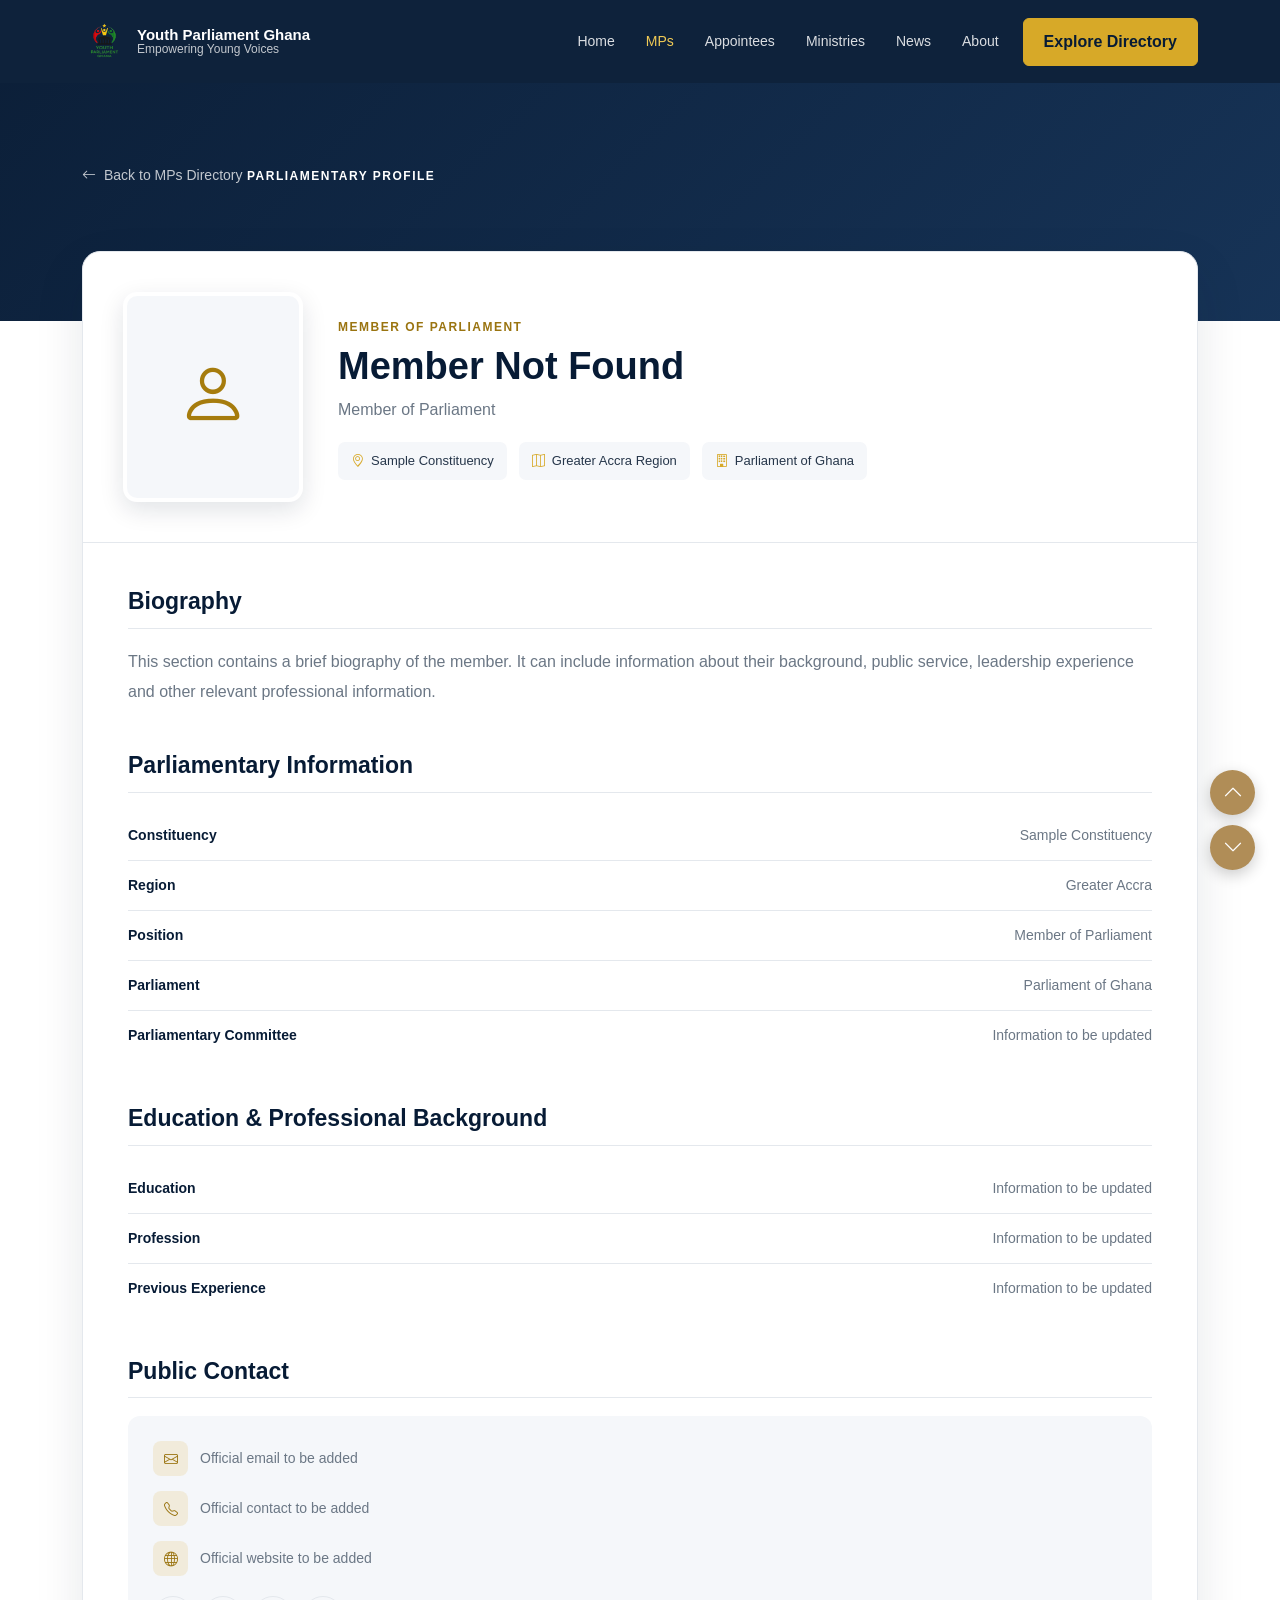
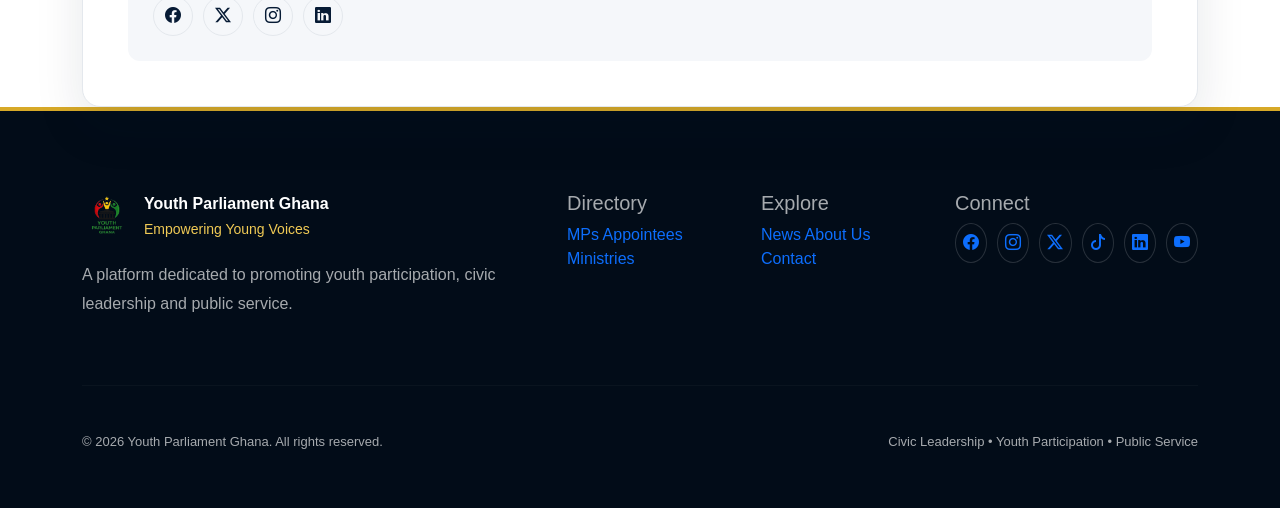
<file: profile.html>
<!DOCTYPE html>
<html lang="en">
<head>

    <meta charset="UTF-8">

    <meta name="viewport"
          content="width=device-width, initial-scale=1.0">

    <meta name="description"
          content="View official member profiles of Youth Parliament Ghana, including parliamentary information, constituency, education, profession, experience and biography.">

    <meta name="keywords"
          content="Youth Parliament Ghana members, Youth Parliament Ghana MP profiles, Ghana youth representatives, member profiles">

    <meta name="robots" content="index, follow">

    <link rel="canonical"
          href="https://youthparliamentghanasite.vercel.app/profile.html">

    <title>Member Profiles | Youth Parliament Ghana</title>
       <!-- Youth Parliament Ghana Favicon -->
<!-- Youth Parliament Ghana Website Logo -->
<link rel="icon" type="image/webp" href="/images/YPG-LOGO.webp">
<link rel="apple-touch-icon" href="/images/YPG-LOGO.webp">

    <!-- Bootstrap -->
    
    <link
        href="https://cdn.jsdelivr.net/npm/bootstrap@5.3.8/dist/css/bootstrap.min.css"
        rel="stylesheet">

    <!-- Bootstrap Icons -->
    <link
        rel="stylesheet"
        href="https://cdn.jsdelivr.net/npm/bootstrap-icons@1.13.1/font/bootstrap-icons.min.css">

    <!-- Main CSS -->
    <link rel="stylesheet" href="css/style.css">

    <style>
        /* ========================================
   PAGE TOP & DOWN BUTTONS
======================================== */

.page-navigation {
    position: fixed;
    right: 25px;
    bottom: 30px;
    z-index: 9999;

    display: flex;
    flex-direction: column;
    gap: 10px;
}

.page-navigation button {
    width: 45px;
    height: 45px;

    border: none;
    border-radius: 50%;

    background: #b08d57;
    color: #ffffff;

    display: flex;
    align-items: center;
    justify-content: center;

    font-size: 20px;

    cursor: pointer;

    box-shadow: 0 5px 15px rgba(0, 0, 0, 0.2);

    transition: all 0.3s ease;
}

.page-navigation button:hover {
    background: #8f713f;
    transform: translateY(-3px);
}

.page-navigation button:active {
    transform: scale(0.95);
}

        /* =========================
           PROFILE HEADER
        ========================= */

        .profile-header {
            background:
                linear-gradient(
                    135deg,
                    rgba(7, 27, 53, 0.98),
                    rgba(13, 43, 80, 0.96)
                );

            padding: 80px 0 100px;

            color: white;
        }

        .back-link {
            display: inline-flex;
            align-items: center;
            gap: 8px;

            color: rgba(255,255,255,0.75);

            font-size: 14px;

            margin-bottom: 35px;

            transition: 0.3s ease;
        }

        .back-link:hover {
            color: var(--gold-light);
        }


        /* =========================
           PROFILE CARD
        ========================= */

        .profile-card {
            background: white;

            border-radius: 18px;

            border: 1px solid var(--border);

            margin-top: -70px;

            position: relative;

            z-index: 5;

            overflow: hidden;

            box-shadow:
                0 20px 50px rgba(7, 27, 53, 0.10);
        }


        /* =========================
           PROFILE TOP
        ========================= */

        .profile-top {
            padding: 40px;

            display: flex;

            align-items: center;

            gap: 35px;

            border-bottom: 1px solid var(--border);
        }


        /* PROFILE IMAGE */

        .profile-photo {
            width: 180px;
            height: 210px;

            flex-shrink: 0;

            border-radius: 14px;

            overflow: hidden;

            background: var(--light);

            border: 4px solid white;

            box-shadow:
                0 8px 25px rgba(7, 27, 53, 0.12);
        }

        .profile-photo img {
            width: 100%;
            height: 100%;

            object-fit: cover;
        }


        /* PLACEHOLDER */

        .profile-placeholder {
            width: 100%;
            height: 100%;

            display: flex;

            justify-content: center;
            align-items: center;

            color: #a67c0d;

            font-size: 70px;
        }


        /* PROFILE DETAILS */

        .profile-main {
            flex: 1;
        }

        .profile-label {
            display: inline-block;

            color: #9a7410;

            font-size: 12px;

            font-weight: 800;

            letter-spacing: 1.5px;

            text-transform: uppercase;

            margin-bottom: 8px;
        }

        .profile-main h1 {
            color: var(--navy);

            font-size: 38px;

            font-weight: 800;

            margin-bottom: 8px;
        }

        .profile-position {
            color: var(--muted);

            font-size: 16px;

            margin-bottom: 20px;
        }


        /* PROFILE META */

        .profile-meta {
            display: flex;

            flex-wrap: wrap;

            gap: 12px;
        }

        .meta-item {
            display: inline-flex;

            align-items: center;

            gap: 7px;

            background: var(--light);

            color: var(--text);

            padding: 9px 13px;

            border-radius: 7px;

            font-size: 13px;
        }

        .meta-item i {
            color: var(--gold);
        }

        @media (max-width: 576px) {
    .page-navigation {
        right: 15px;
        bottom: 20px;
    }

    .page-navigation button {
        width: 40px;
        height: 40px;
        font-size: 17px;
    }
}


        /* =========================
           PROFILE CONTENT
        ========================= */

        .profile-content {
            padding: 45px;
        }

        .profile-section {
            margin-bottom: 45px;
        }

        .profile-section:last-child {
            margin-bottom: 0;
        }

        .profile-section h2 {
            color: var(--navy);

            font-size: 23px;

            font-weight: 800;

            margin-bottom: 18px;

            padding-bottom: 12px;

            border-bottom: 1px solid var(--border);
        }

        .profile-section p {
            color: var(--muted);

            line-height: 1.9;

            margin-bottom: 12px;
        }


        /* =========================
           INFORMATION LIST
        ========================= */

        .info-list {
            list-style: none;

            padding: 0;

            margin: 0;
        }

        .info-list li {
            display: flex;

            justify-content: space-between;

            gap: 25px;

            padding: 14px 0;

            border-bottom: 1px solid var(--border);

            color: var(--muted);

            font-size: 14px;
        }

        .info-list li:last-child {
            border-bottom: none;
        }

        .info-list strong {
            color: var(--navy);
        }


        /* =========================
           CONTACT
        ========================= */

        .contact-box {
            background: var(--light);

            border-radius: 12px;

            padding: 25px;
        }

        .contact-item {
            display: flex;

            align-items: center;

            gap: 12px;

            margin-bottom: 15px;

            color: var(--muted);

            font-size: 14px;
        }

        .contact-item:last-child {
            margin-bottom: 0;
        }

        .contact-item i {
            width: 35px;
            height: 35px;

            display: flex;

            justify-content: center;
            align-items: center;

            background: rgba(215,169,40,0.15);

            color: #9a7410;

            border-radius: 8px;
        }


        /* =========================
           SOCIAL LINKS
        ========================= */

        .profile-socials {
            display: flex;

            gap: 10px;

            margin-top: 20px;
        }

        .profile-socials a {
            width: 40px;
            height: 40px;

            display: flex;

            justify-content: center;
            align-items: center;

            border-radius: 50%;

            border: 1px solid var(--border);

            color: var(--navy);

            transition: 0.3s ease;
        }

        .profile-socials a:hover {
            background: var(--gold);

            border-color: var(--gold);

            color: var(--navy);
        }


        /* =========================
           MOBILE
        ========================= */

        @media (max-width: 767px) {

            .profile-header {
                padding: 60px 0 80px;
            }

            .profile-card {
                margin-top: -50px;
            }

            .profile-top {
                padding: 25px;

                flex-direction: column;

                align-items: flex-start;

                gap: 25px;
            }

            .profile-photo {
                width: 150px;
                height: 180px;
            }

            .profile-main h1 {
                font-size: 30px;
            }

            .profile-content {
                padding: 28px 25px;
            }

            .profile-section h2 {
                font-size: 20px;
            }

            .info-list li {
                flex-direction: column;

                gap: 5px;
            }
            .profile-list {
    margin: 0;
    padding-left: 22px;
}

.profile-list li {
    margin-bottom: 10px;
    line-height: 1.7;
    color: #555;
}

.profile-list li::marker {
    color: #b08d57;
    font-weight: bold;
}

        }
        /* ========================================
   REVOKED PROFILE ACCESS
======================================== */

.revoked-profile {
    max-width: 800px;
    margin: 70px auto;
    padding: 50px 30px;
    text-align: center;
    background: #ffffff;
    border: 1px solid #eadede;
    border-radius: 18px;
    box-shadow: 0 20px 50px rgba(7, 27, 53, 0.10);
}

.revoked-profile .revoked-icon {
    width: 80px;
    height: 80px;
    margin: 0 auto 25px;
    border-radius: 50%;
    display: flex;
    align-items: center;
    justify-content: center;
    background: rgba(180, 40, 40, 0.10);
    color: #b42828;
    font-size: 38px;
}

.revoked-profile h2 {
    color: var(--navy);
    font-size: 28px;
    font-weight: 800;
    margin-bottom: 15px;
}

.revoked-profile p {
    color: var(--muted);
    line-height: 1.8;
    max-width: 600px;
    margin: 0 auto 10px;
}

.revoked-profile .member-name {
    color: #b42828;
    font-weight: 800;
}

.revoked-profile .admin-message {
    margin-top: 20px;
    padding: 15px 20px;
    background: #faf7ef;
    border: 1px solid rgba(215,169,40,0.25);
    border-radius: 10px;
    color: #7d641c;
    font-weight: 600;
}

    </style>
</head>


<body>


<!-- =========================
     NAVBAR
========================= -->

<nav class="navbar navbar-expand-lg navbar-dark sticky-top">

    <div class="container">

        <a class="navbar-brand d-flex align-items-center"
           href="index.html">

            <img
                src="images/YPG-LOGO.webp"
                alt="Youth Parliament Ghana Logo"
                class="site-logo">

            <span class="brand-text">

                <strong>
                    Youth Parliament Ghana
                </strong>

                <small>
                    Empowering Young Voices
                </small>

            </span>

        </a>


        <button
            class="navbar-toggler"
            type="button"
            data-bs-toggle="collapse"
            data-bs-target="#mainNavbar">

            <span class="navbar-toggler-icon"></span>

        </button>


        <div
            class="collapse navbar-collapse"
            id="mainNavbar">

            <ul class="navbar-nav ms-auto align-items-lg-center">

                <li class="nav-item">
                    <a class="nav-link"
                       href="index.html">
                        Home
                    </a>
                </li>

                <li class="nav-item">
                    <a class="nav-link active"
                       href="mps.html">
                        MPs
                    </a>
                </li>

                <li class="nav-item">
                    <a class="nav-link"
                       href="appointees.html">
                        Appointees
                    </a>
                </li>

                <li class="nav-item">
                    <a class="nav-link"
                       href="ministries.html">
                        Ministries
                    </a>
                </li>

                <li class="nav-item">
                    <a class="nav-link"
                       href="news.html">
                        News
                    </a>
                </li>

                <li class="nav-item">
                    <a class="nav-link"
                       href="about.html">
                        About
                    </a>
                </li>

                <li class="nav-item ms-lg-3">

                    <a href="mps.html"
                       class="btn btn-gold">

                        Explore Directory

                    </a>

                </li>

            </ul>

        </div>

    </div>

</nav>



<!-- =========================
     PROFILE HEADER
========================= -->

<section class="profile-header">

    <div class="container">

        <a
            href="mps.html"
            class="back-link">

            <i class="bi bi-arrow-left"></i>

            Back to MPs Directory

        </a>


        <span class="profile-label text-white">

            Parliamentary Profile

        </span>

    </div>

</section>



<!-- =========================
     PROFILE CARD
========================= -->

<section>

    <div class="container">

        <div class="profile-card">


            <!-- PROFILE TOP -->

            <div class="profile-top">


                <!-- PHOTO -->

                <div class="profile-photo">

                    <div class="profile-placeholder">

                        <i class="bi bi-person"></i>

                    </div>

                </div>


                <!-- MAIN INFORMATION -->

                <div class="profile-main">

                    <span class="profile-label">

                        Member of Parliament

                    </span>


                    <h1>
                        Sample Member
                    </h1>


                    <div class="profile-position">

                        Member of Parliament

                    </div>


                    <div class="profile-meta">

                        <span class="meta-item">

                            <i class="bi bi-geo-alt"></i>

                            Sample Constituency

                        </span>


                        <span class="meta-item">

                            <i class="bi bi-map"></i>

                            Greater Accra Region

                        </span>


                        <span class="meta-item">

                            <i class="bi bi-building"></i>

                            Parliament of Ghana

                        </span>

                    </div>

                </div>

            </div>
            <!-- PAGE NAVIGATION BUTTONS -->
<div class="page-navigation">
    <button id="scrollTopBtn" title="Go to top">
        <i class="bi bi-chevron-up"></i>
    </button>

    <button id="scrollDownBtn" title="Go down">
        <i class="bi bi-chevron-down"></i>
    </button>
</div>



            <!-- PROFILE CONTENT -->

            <div class="profile-content">


                <!-- BIOGRAPHY -->

                <div class="profile-section">

                    <h2>
                        Biography
                    </h2>

                    <p>
                        This section contains a brief biography
                        of the member. It can include information
                        about their background, public service,
                        leadership experience and other relevant
                        professional information.
                    </p>

                    <p>
                       
                    </p>

                </div>



                <!-- PARLIAMENTARY INFORMATION -->

                <div class="profile-section">

                    <h2>
                        Parliamentary Information
                    </h2>


                    <ul class="info-list">

                        <li>

                            <strong>
                                Constituency
                            </strong>

                            <span>
                                Sample Constituency
                            </span>

                        </li>


                        <li>

                            <strong>
                                Region
                            </strong>

                            <span>
                                Greater Accra
                            </span>

                        </li>


                        <li>

                            <strong>
                                Position
                            </strong>

                            <span>
                                Member of Parliament
                            </span>

                        </li>


                        <li>

                            <strong>
                                Parliament
                            </strong>

                            <span>
                                Parliament of Ghana
                            </span>

                        </li>


                        <li>

                            <strong>
                                Parliamentary Committee
                            </strong>

                            <span>
                                Information to be updated
                            </span>

                        </li>

                    </ul>

                </div>



                <!-- EDUCATION -->

                <div class="profile-section">

                    <h2>
                        Education & Professional Background
                    </h2>

                    <p>
                        
                    </p>

                    <ul class="info-list">

                        <li>

                            <strong>
                                Education
                            </strong>

                            <span>
                                Information to be updated
                            </span>

                        </li>


                        <li>

                            <strong>
                                Profession
                            </strong>

                            <span>
                                Information to be updated
                            </span>

                        </li>


                        <li>

                            <strong>
                                Previous Experience
                            </strong>

                            <span>
                                Information to be updated
                            </span>

                        </li>

                    </ul>

                </div>



                <!-- CONTACT -->

                <div class="profile-section">

                    <h2>
                        Public Contact
                    </h2>


                    <div class="contact-box">

                        <div class="contact-item">

                            <i class="bi bi-envelope"></i>

                            <span>
                                Official email to be added
                            </span>

                        </div>


                        <div class="contact-item">

                            <i class="bi bi-telephone"></i>

                            <span>
                                Official contact to be added
                            </span>

                        </div>


                        <div class="contact-item">

                            <i class="bi bi-globe"></i>

                            <span>
                                Official website to be added
                            </span>

                        </div>


                        <div class="profile-socials">

                            <a href="#">
                                <i class="bi bi-facebook"></i>
                            </a>

                            <a href="#">
                                <i class="bi bi-twitter-x"></i>
                            </a>

                            <a href="#">
                                <i class="bi bi-instagram"></i>
                            </a>

                            <a href="#">
                                <i class="bi bi-linkedin"></i>
                            </a>

                        </div>

                    </div>

                </div>


            </div>

        </div>

    </div>

</section>



<!-- =========================
     FOOTER
========================= -->

<footer class="footer">

    <div class="container">

        <div class="row g-5">


            <div class="col-lg-5">

                <div class="footer-brand">

                    <img
                        src="images/YPG-LOGO.webp"
                        alt="Youth Parliament Ghana Logo"
                        class="site-logo">

                    <div>

                        <strong>
                            Youth Parliament Ghana
                        </strong>

                        <small>
                            Empowering Young Voices
                        </small>

                    </div>

                </div>


                <p>
                    A platform dedicated to promoting youth
                    participation, civic leadership and public
                    service.
                </p>

            </div>



            <div class="col-lg-2 col-md-4">

                <h5>
                    Directory
                </h5>

                <a href="mps.html">
                    MPs
                </a>

                <a href="appointees.html">
                    Appointees
                </a>

                <a href="ministries.html">
                    Ministries
                </a>

            </div>



            <div class="col-lg-2 col-md-4">

                <h5>
                    Explore
                </h5>

                <a href="news.html">
                    News
                </a>

                <a href="about.html">
                    About Us
                </a>

                <a href="#">
                    Contact
                </a>

            </div>



            <div class="col-lg-3 col-md-4">

                <h5>
                    Connect
                </h5>

                <div class="social-links">

    <!-- Facebook -->
    <a
        href="https://www.facebook.com/share/1LT8P5ibFE/?mibextid=wwXIfr"
        target="_blank"
        rel="noopener noreferrer"
        aria-label="Facebook">
        <i class="bi bi-facebook"></i>
    </a>

    <!-- Instagram -->
    <a
        href="https://www.instagram.com/youthparliamentgh?stkn=MTg4YjJ6NDMwa25oNA%3D%3D&utm_source=qr"
        target="_blank"
        rel="noopener noreferrer"
        aria-label="Instagram">
        <i class="bi bi-instagram"></i>
    </a>

    <!-- X / Twitter -->
    <a
        href="https://x.com/youthparl?s=11"
        target="_blank"
        rel="noopener noreferrer"
        aria-label="Youth Parliament Ghana on X">
        <i class="bi bi-twitter-x"></i>
    </a>

    <!-- TikTok -->
    <a
        href="https://www.tiktok.com/@YouthParliamentGH"
        target="_blank"
        rel="noopener noreferrer"
        aria-label="Youth Parliament Ghana on TikTok">
        <i class="bi bi-tiktok"></i>
    </a>

    <!-- LinkedIn -->
    <a
        href="https://www.linkedin.com/"
        target="_blank"
        rel="noopener noreferrer"
        aria-label="LinkedIn">
        <i class="bi bi-linkedin"></i>
    </a>
    <!-- YouTube -->
<a
    href="https://youtube.com/@youthparliament-d4f?si=9gVg4iPJhuSQm0vC"
    target="_blank"
    rel="noopener noreferrer"
    aria-label="Youth Parliament Ghana on YouTube">

    <i class="bi bi-youtube"></i>

</a>

</div>
            </div>

        </div>


        <hr>


        <div class="footer-bottom">

            <span>
                © 2026 Youth Parliament Ghana.
                All rights reserved.
            </span>

            <span>
                Civic Leadership • Youth Participation • Public Service
            </span>

        </div>

    </div>

</footer>



<!-- Bootstrap JS -->

<script
    src="https://cdn.jsdelivr.net/npm/bootstrap@5.3.8/dist/js/bootstrap.bundle.min.js">
</script>

<script src="js/mp-data.js"></script>

<script>

    const params = new URLSearchParams(window.location.search);

    const mpId = params.get("id");

    const member = mpData.find(mp => mp.id === mpId);


    if (member) {

        /*
        ========================================
        PROFILE ACCESS CONTROL
        ========================================
        */

        const memberStatus =
            String(member.status || "active")
                .toLowerCase()
                .trim();


        /*
        ========================================
        REVOKED MEMBER
        ========================================
        */

        if (memberStatus === "revoked") {

            document.title =
                "Profile Access Revoked | Youth Parliament Ghana";


            // Hide the normal profile card
            const profileCard =
                document.querySelector(".profile-card");

            if (profileCard) {
                profileCard.style.display = "none";
            }


            // Change profile header label
            const profileLabel =
                document.querySelector(".profile-header .profile-label");

            if (profileLabel) {
                profileLabel.textContent =
                    "Profile Access Restricted";
            }


            // Create revoked message
            const revokedSection =
                document.createElement("section");

            revokedSection.innerHTML = `

                <div class="container">

                    <div class="revoked-profile">

                        <div class="revoked-icon">
                            <i class="bi bi-lock-fill"></i>
                        </div>

                        <h2>
                            PROFILE ACCESS REVOKED
                        </h2>

                        <p>
                            Access to the profile of
                            <span class="member-name">
                                ${member.name}
                            </span>
                            is currently unavailable.
                        </p>

                        <p>
                            This member's profile access has been
                            temporarily revoked.
                        </p>

                        <div class="admin-message">

                            <i class="bi bi-info-circle"></i>

                            Please contact the Administrator
                            for assistance.

                        </div>

                        <a
                            href="mps.html"
                            class="btn btn-gold mt-4">

                            <i class="bi bi-arrow-left"></i>
                            Back to MPs Directory

                        </a>

                    </div>

                </div>

            `;


            // Insert warning after profile header
            const profileHeader =
                document.querySelector(".profile-header");

            if (profileHeader) {

                profileHeader.insertAdjacentElement(
                    "afterend",
                    revokedSection
                );

            }

            // Stop loading the private profile information
            throw new Error("Profile access revoked.");

        }


        /*
        ========================================
        ACTIVE MEMBER
        ========================================
        */

        document.title =
            member.name +
            " | Youth Parliament Ghana";


        // Name
        document.querySelector(".profile-main h1").textContent =
            member.name;


        // Position
        document.querySelector(".profile-position").textContent =
            member.position;


        // Constituency / Region / Parliament
        const metaItems =
            document.querySelectorAll(".meta-item");


        metaItems[0].innerHTML =
            `<i class="bi bi-geo-alt"></i>
             ${member.constituency}`;


        metaItems[1].innerHTML =
            `<i class="bi bi-map"></i>
             ${member.region}`;


        metaItems[2].innerHTML =
            `<i class="bi bi-building"></i>
             ${member.parliament}`;


        // Biography
        const biography =
            document.querySelector(".profile-section p");


        biography.textContent =
            member.biography;


        // Parliamentary information
        const infoItems =
            document.querySelectorAll(".info-list")[0]
                .querySelectorAll("li");


        infoItems[0].querySelector("span").textContent =
            member.constituency;


        infoItems[1].querySelector("span").textContent =
            member.region;


        infoItems[2].querySelector("span").textContent =
            member.position;


        infoItems[3].querySelector("span").textContent =
            member.parliament;


        infoItems[4].querySelector("span").textContent =
            member.committee;


        // Education / professional information
        const backgroundItems =
            document.querySelectorAll(".info-list")[1]
                .querySelectorAll("li");


        backgroundItems[0].querySelector("span").textContent =
            member.education;


        backgroundItems[1].querySelector("span").textContent =
            member.profession;


        backgroundItems[2].querySelector("span").textContent =
            member.experience;


        // Contact
        const contactItems =
            document.querySelectorAll(".contact-item");


        contactItems[0].querySelector("span").textContent =
            member.email;


        contactItems[1].querySelector("span").textContent =
            member.phone;


        const website =
            contactItems[2].querySelector("span");


        website.innerHTML =
            `<a href="${member.website}" target="_blank">
                Official website
             </a>`;


        // Profile photo
        const photoContainer =
            document.querySelector(".profile-photo");


        photoContainer.innerHTML =
            `<img
                src="${member.image}"
                alt="${member.name}"
            >`;



    } else {

        document.title =
            "Member Not Found | Youth Parliament Ghana";


        document.querySelector(".profile-main h1").textContent =
            "Member Not Found";

    }

</script>

<script>
    const scrollTopBtn = document.getElementById("scrollTopBtn");
    const scrollDownBtn = document.getElementById("scrollDownBtn");

    // Go to top
    scrollTopBtn.addEventListener("click", function () {
        window.scrollTo({
            top: 0,
            behavior: "smooth"
        });
    });

    // Go down
    scrollDownBtn.addEventListener("click", function () {
        window.scrollBy({
            top: window.innerHeight * 0.8,
            behavior: "smooth"
        });
    });
</script>
</body>
</html>
</file>
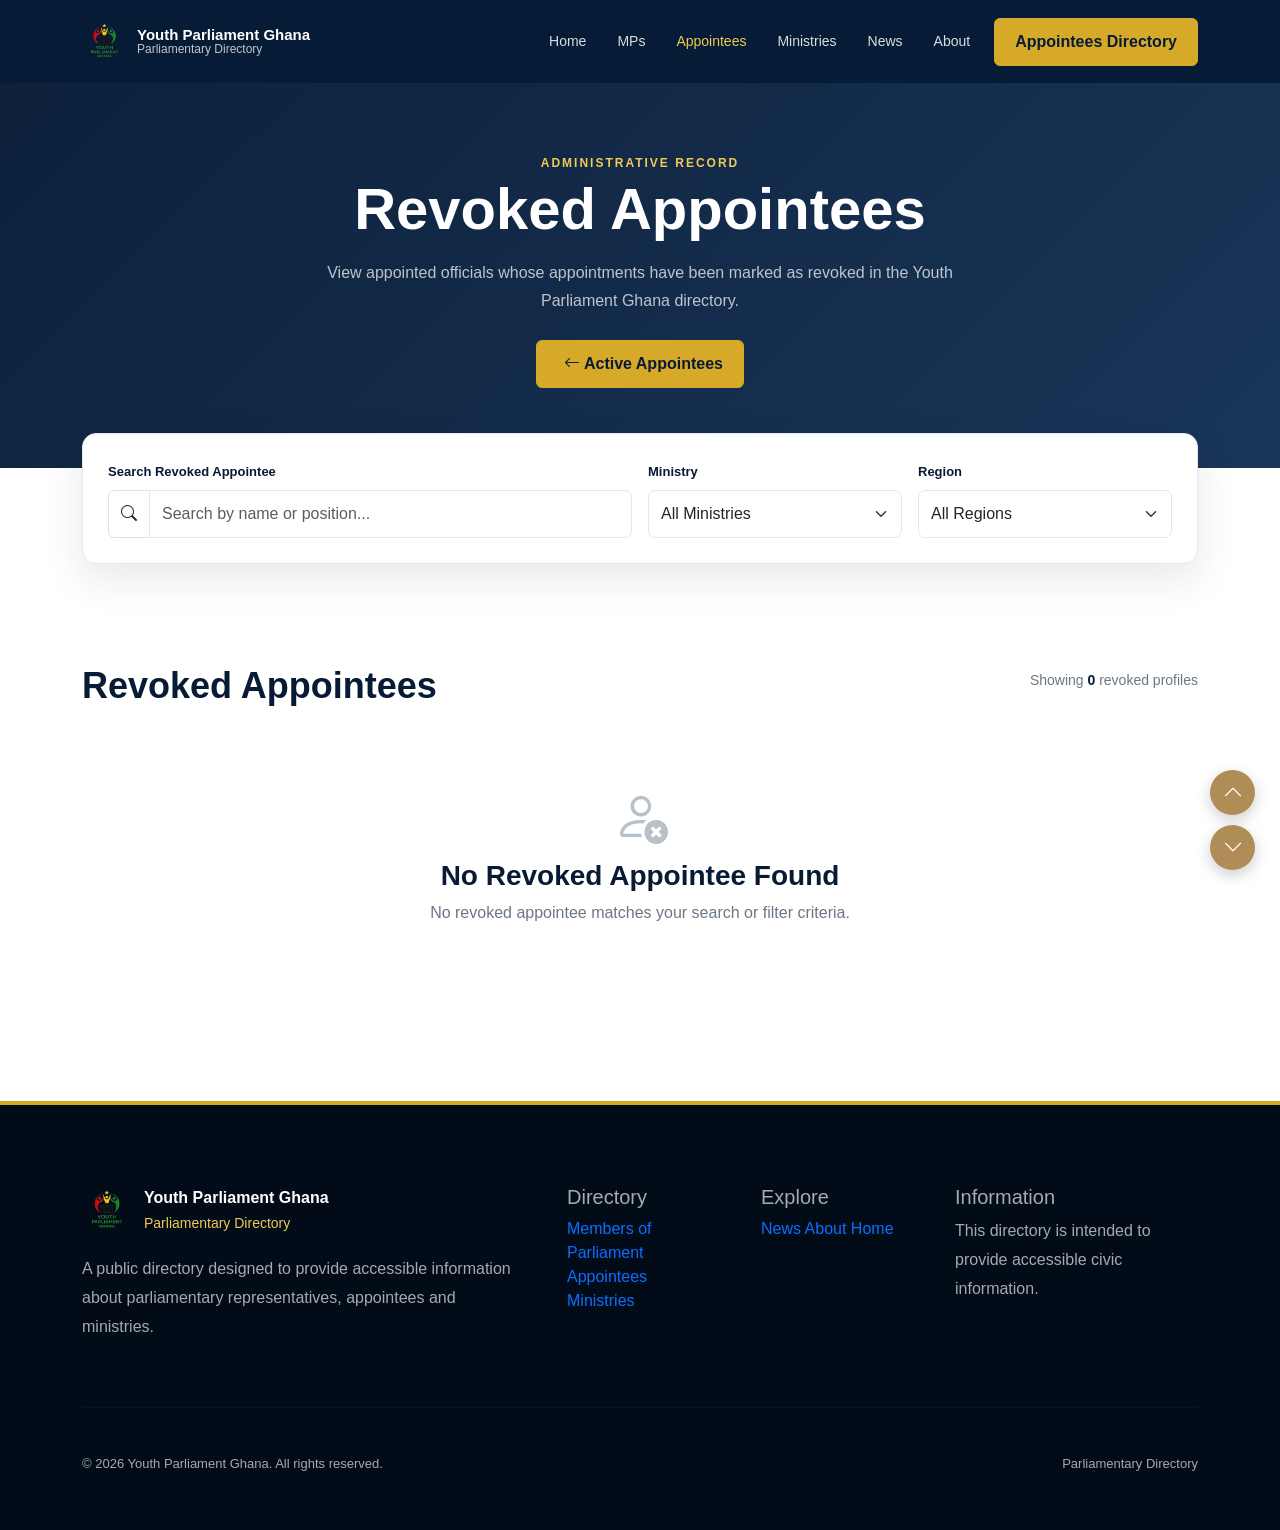
<file: revoked-appointees.html>
<!DOCTYPE html>
<html lang="en">

<head>

    <meta charset="UTF-8">

    <meta name="viewport"
          content="width=device-width, initial-scale=1.0">

    <meta name="description"
          content="Revoked Appointees - Youth Parliament Ghana">

    <title>Revoked Appointees | Youth Parliament Ghana</title>
       <!-- Youth Parliament Ghana Favicon -->
<!-- Youth Parliament Ghana Website Logo -->
<link rel="icon" type="image/webp" href="/images/YPG-LOGO.webp">
<link rel="apple-touch-icon" href="/images/YPG-LOGO.webp">


    <!-- =========================
         BOOTSTRAP
    ========================== -->

    <link
        href="https://cdn.jsdelivr.net/npm/bootstrap@5.3.8/dist/css/bootstrap.min.css"
        rel="stylesheet">


    <!-- =========================
         BOOTSTRAP ICONS
    ========================== -->

    <link
        href="https://cdn.jsdelivr.net/npm/bootstrap-icons@1.13.1/font/bootstrap-icons.min.css"
        rel="stylesheet">


    <!-- =========================
         MAIN CSS
    ========================== -->

    <link rel="stylesheet"
          href="css/style.css">


   <style>

        /* ========================================
           PAGE NAVIGATION
        ======================================== */

        .page-navigation {
            position: fixed;
            right: 25px;
            bottom: 30px;
            z-index: 9999;

            display: flex;
            flex-direction: column;
            gap: 10px;
        }


        .page-navigation button {
            width: 45px;
            height: 45px;

            border: none;
            border-radius: 50%;

            background: #b08d57;
            color: #ffffff;

            display: flex;
            align-items: center;
            justify-content: center;

            font-size: 20px;
            cursor: pointer;

            box-shadow: 0 5px 15px rgba(0,0,0,0.2);

            transition: all 0.3s ease;
        }


        .page-navigation button:hover {
            background: #8f713f;
            transform: translateY(-3px);
        }


        .page-navigation button:active {
            transform: scale(0.95);
        }


        /* ========================================
           DIRECTORY HEADER
        ======================================== */

        .directory-header {

            background:
                linear-gradient(
                    135deg,
                    rgba(7, 27, 53, 0.98),
                    rgba(13, 43, 80, 0.95)
                );

            padding: 150px 0 80px;

            color: white;
        }


        .directory-header h1 {

            font-size: clamp(38px, 5vw, 58px);

            font-weight: 800;

            margin-bottom: 15px;
        }


        .directory-header p {

            max-width: 650px;

            color: rgba(255,255,255,0.72);

            line-height: 1.8;

            margin: 0 auto;
        }


        /* ========================================
           REVOKED BUTTON
        ======================================== */

        .btn-revoked {
            display: inline-flex;

            align-items: center;
            gap: 8px;

            padding: 12px 22px;

            border-radius: 7px;

            font-weight: 700;

            background: #dc3545;
            border: 1px solid #dc3545;

            color: #ffffff;

            text-decoration: none;

            transition: all 0.3s ease;
        }


        .btn-revoked:hover {
            background: #bb2d3b;
            border-color: #bb2d3b;

            color: #ffffff;

            transform: translateY(-2px);
        }


        /* ========================================
           FILTER AREA
        ======================================== */

        .directory-tools {

            margin-top: -35px;

            position: relative;

            z-index: 5;
        }


        .filter-card {

            background: white;

            border-radius: 14px;

            padding: 25px;

            box-shadow:
                0 15px 40px rgba(7, 27, 53, 0.10);

            border: 1px solid var(--border);
        }


        .filter-card label {

            font-size: 13px;

            font-weight: 700;

            color: var(--navy);

            margin-bottom: 8px;
        }


        .filter-card .form-control,
        .filter-card .form-select {

            min-height: 48px;

            border-color: var(--border);

            border-radius: 7px;
        }


        .filter-card .form-control:focus,
        .filter-card .form-select:focus {

            border-color: var(--gold);

            box-shadow:
                0 0 0 0.2rem
                rgba(215, 169, 40, 0.12);
        }


        /* ========================================
           REVOKED APPOINTEE CARDS
        ======================================== */

        .appointee-card {

            height: 100%;

            background: white;

            border: 1px solid var(--border);

            border-radius: 14px;

            overflow: hidden;

            transition: 0.3s ease;

            display: flex;

            flex-direction: column;
        }


        .appointee-card:hover {

            transform: translateY(-6px);

            box-shadow:
                0 18px 40px
                rgba(7, 27, 53, 0.10);
        }


        /* ========================================
           RESPONSIVE PROFILE PHOTO
        ======================================== */

        .appointee-photo {

            width: 100%;

            /*
               Consistent portrait profile shape
               on desktop, tablet and mobile.
            */
            aspect-ratio: 4 / 5;

            background: #f5f7fa;

            display: flex;

            align-items: center;

            justify-content: center;

            overflow: hidden;

            position: relative;

            padding: 0;

            margin: 0;
        }


        /* ========================================
           PROFILE IMAGE
        ======================================== */

        .appointee-photo img {

            width: 100%;

            height: 100%;

            max-width: 100%;

            max-height: 100%;

            display: block;

            /*
               Makes the image fill the
               complete profile container.
            */
            object-fit: cover;

            /*
               Keeps the upper part of the
               person visible.
            */
            object-position: center top;

            margin: 0;

            padding: 0;

            /*
               Prevent unwanted zoom.
            */
            transform: none !important;

            transition: none !important;

            /*
               Slightly reduce the harshness
               of revoked profile photos.
            */
            filter: grayscale(15%);
        }


        /* ========================================
           DISABLE IMAGE ZOOM
        ======================================== */

        .appointee-card:hover
        .appointee-photo img {

            transform: none !important;
        }


        /* ========================================
           REVOKED BADGE
        ======================================== */

        .revoked-badge {

            position: absolute;

            top: 15px;
            left: 15px;

            background: #dc3545;

            color: #ffffff;

            padding: 7px 13px;

            border-radius: 30px;

            font-size: 12px;

            font-weight: 800;

            text-transform: uppercase;

            letter-spacing: 0.5px;

            box-shadow:
                0 5px 15px rgba(0,0,0,0.20);

            z-index: 5;
        }


        /* ========================================
           APPOINTEE CONTENT
        ======================================== */

        .appointee-content {

            padding: 25px;

            flex: 1;
        }


        .appointee-content h3 {

            color: var(--navy);

            font-size: 21px;

            font-weight: 800;

            margin-bottom: 7px;
        }


        .appointee-position {

            color: #9a7410;

            font-size: 14px;

            font-weight: 700;

            margin-bottom: 15px;
        }


        .appointee-meta {

            display: flex;

            flex-direction: column;

            gap: 9px;

            margin-bottom: 20px;
        }


        .appointee-meta span {

            color: var(--muted);

            font-size: 13px;
        }


        .appointee-meta i {

            color: #9a7410;

            margin-right: 7px;
        }


        /* ========================================
           VIEW PROFILE
        ======================================== */

        .view-profile {

            display: inline-flex;

            align-items: center;

            color: #9a7410;

            font-size: 14px;

            font-weight: 700;

            text-decoration: none;
        }


        .view-profile i {

            margin-left: 7px;

            transition: 0.3s ease;
        }


        .view-profile:hover {

            color: var(--gold);
        }


        .view-profile:hover i {

            transform: translateX(4px);
        }


        /* ========================================
           RESULT COUNT
        ======================================== */

        .result-count {

            color: var(--muted);

            font-size: 14px;
        }


        .result-count strong {

            color: var(--navy);
        }


        /* ========================================
           NO RESULTS
        ======================================== */

        .no-results {

            display: none;

            padding: 70px 20px;

            text-align: center;
        }


        .no-results i {

            font-size: 55px;

            color: #b8c0c9;

            margin-bottom: 20px;
        }


        .no-results h3 {

            color: var(--navy);

            font-weight: 800;
        }


        .no-results p {

            color: var(--muted);
        }


        /* ========================================
           LARGE DESKTOP
        ======================================== */

        @media (min-width: 1200px) {

            .appointee-photo {

                aspect-ratio: 4 / 5;
            }

        }


        /* ========================================
           LAPTOP
        ======================================== */

        @media (min-width: 992px) and (max-width: 1199px) {

            .appointee-photo {

                aspect-ratio: 4 / 5;
            }

            .appointee-content {

                padding: 20px;
            }

            .appointee-content h3 {

                font-size: 19px;
            }

            .appointee-position {

                font-size: 13px;
            }

        }


        /* ========================================
           TABLET / IPAD
        ======================================== */

        @media (min-width: 768px) and (max-width: 991px) {

            .appointee-photo {

                aspect-ratio: 4 / 5;
            }

            .appointee-content {

                padding: 18px;
            }

            .appointee-content h3 {

                font-size: 18px;
            }

            .appointee-position {

                font-size: 13px;
            }

            .appointee-meta span {

                font-size: 12px;
            }

            .view-profile {

                font-size: 13px;
            }

        }


        /* ========================================
           MOBILE
        ======================================== */

        @media (max-width: 767px) {

            .directory-header {

                padding: 130px 20px 70px;
            }


            .directory-header h1 {

                font-size: 38px;
            }


            .directory-tools {

                margin-top: -25px;
            }


            .filter-card {

                padding: 20px;
            }


            .appointee-photo {

                aspect-ratio: 4 / 5;
            }


            .appointee-content {

                padding: 20px;
            }


            .appointee-content h3 {

                font-size: 19px;
            }


            .appointee-position {

                font-size: 13px;
            }

        }


        /* ========================================
           SMALL MOBILE
        ======================================== */

        @media (max-width: 576px) {

            .page-navigation {

                right: 15px;

                bottom: 20px;
            }


            .page-navigation button {

                width: 40px;

                height: 40px;

                font-size: 17px;
            }


            .appointee-photo {

                aspect-ratio: 4 / 5;
            }


            .appointee-content {

                padding: 18px;
            }


            .appointee-content h3 {

                font-size: 18px;
            }

        }


        /* ========================================
           VERY SMALL PHONES
        ======================================== */

        @media (max-width: 400px) {

            .appointee-photo {

                aspect-ratio: 4 / 5;
            }


            .appointee-content {

                padding: 16px;
            }


            .appointee-content h3 {

                font-size: 17px;
            }


            .appointee-position {

                font-size: 12px;
            }


            .appointee-meta span {

                font-size: 12px;
            }

        }


        /* ========================================
           CARD GRID CONSISTENCY
        ======================================== */

        #appointeeGrid > [class*="col-"] {

            display: flex;
        }


        #appointeeGrid .appointee-card {

            width: 100%;

            height: 100%;
        }


        /* ========================================
           FINAL IMAGE PROTECTION
        ======================================== */

        .appointee-photo img,
        .appointee-card img {

            max-width: 100%;

            max-height: 100%;

            transform: none !important;
        }
       /* ========================================
   REVOCATION REASON
======================================== */

.revocation-reason {
    margin-top: 15px;
    padding: 12px 14px;
    background: #fff5f5;
    border-left: 4px solid #dc3545;
    border-radius: 6px;
    color: #842029;
    font-size: 13px;
    line-height: 1.5;
}

.revocation-reason i {
    color: #dc3545;
    margin-right: 6px;
}

.revocation-reason strong {
    display: block;
    margin-top: 3px;
    color: #721c24;
    font-weight: 700;
}

    </style>

</head>


<body>


<!-- =========================
     NAVBAR
========================== -->

<nav class="navbar navbar-expand-lg fixed-top">

    <div class="container">

        <a class="navbar-brand d-flex align-items-center"
           href="index.html">

            <img
                src="images/YPG-LOGO.webp"
                alt="Youth Parliament Ghana"
                class="site-logo">

            <span class="brand-text">

                <strong>
                    Youth Parliament Ghana
                </strong>

                <small>
                    Parliamentary Directory
                </small>

            </span>

        </a>


        <button
            class="navbar-toggler"
            type="button"
            data-bs-toggle="collapse"
            data-bs-target="#mainNavbar">

            <i class="bi bi-list text-white fs-3"></i>

        </button>


        <div
            class="collapse navbar-collapse"
            id="mainNavbar">

            <ul class="navbar-nav ms-auto align-items-lg-center">

                <li class="nav-item">

                    <a
                        class="nav-link"
                        href="index.html">

                        Home

                    </a>

                </li>


                <li class="nav-item">

                    <a
                        class="nav-link"
                        href="mps.html">

                        MPs

                    </a>

                </li>


                <li class="nav-item">

                    <a
                        class="nav-link active"
                        href="appointees.html">

                        Appointees

                    </a>

                </li>


                <li class="nav-item">

                    <a
                        class="nav-link"
                        href="ministries.html">

                        Ministries

                    </a>

                </li>


                <li class="nav-item">

                    <a
                        class="nav-link"
                        href="news.html">

                        News

                    </a>

                </li>


                <li class="nav-item">

                    <a
                        class="nav-link"
                        href="about.html">

                        About

                    </a>

                </li>


                <li class="nav-item ms-lg-3">

                    <a
                        href="appointees.html"
                        class="btn btn-gold">

                        Appointees Directory

                    </a>

                </li>

            </ul>

        </div>

    </div>

</nav>


<!-- =========================
     PAGE HEADER
========================== -->

<section class="directory-header">

    <div class="container text-center">

        <div class="section-label light">
            ADMINISTRATIVE RECORD
        </div>


        <h1>
            Revoked Appointees
        </h1>


        <p>
            View appointed officials whose appointments
            have been marked as revoked in the Youth
            Parliament Ghana directory.
        </p>


        <div class="mt-4">

            <a
                href="appointees.html"
                class="btn btn-gold">

                <i class="bi bi-arrow-left"></i>

                Active Appointees

            </a>

        </div>

    </div>

</section>


<!-- =========================
     FILTERS
========================== -->

<section class="directory-tools">

    <div class="container">

        <div class="filter-card">

            <div class="row g-3">


                <!-- SEARCH -->

                <div class="col-lg-6">

                    <label for="appointeeSearch">

                        Search Revoked Appointee

                    </label>


                    <div class="input-group">

                        <span
                            class="input-group-text bg-white">

                            <i class="bi bi-search"></i>

                        </span>


                        <input
                            type="text"
                            id="appointeeSearch"
                            class="form-control"
                            placeholder="Search by name or position...">

                    </div>

                </div>


                <!-- MINISTRY -->

                <div class="col-lg-3">

                    <label for="ministryFilter">

                        Ministry

                    </label>


                    <select
                        id="ministryFilter"
                        class="form-select">

                        <option value="">
                            All Ministries
                        </option>

                    </select>

                </div>


                <!-- REGION -->

                <div class="col-lg-3">

                    <label for="appointeeRegion">

                        Region

                    </label>


                    <select
                        id="appointeeRegion"
                        class="form-select">

                        <option value="">
                            All Regions
                        </option>

                    </select>

                </div>

            </div>

        </div>

    </div>

</section>


<!-- =========================
     REVOKED APPOINTEES
========================== -->

<section class="section-padding">

    <div class="container">


        <div
            class="d-flex justify-content-between
                   align-items-center mb-4">

            <h2 class="section-title mb-0">

                Revoked Appointees

            </h2>


            <div class="result-count">

                Showing

                <strong id="resultCount">
                    0
                </strong>

                revoked profiles

            </div>

        </div>


        <!-- DYNAMIC GRID -->

        <div
            class="row g-4"
            id="appointeeGrid">

        </div>


        <!-- NO RESULTS -->

        <div
            class="no-results"
            id="noResults">

            <i class="bi bi-person-x"></i>


            <h3>
                No Revoked Appointee Found
            </h3>


            <p>
                No revoked appointee matches your
                search or filter criteria.
            </p>

        </div>

    </div>

</section>


<!-- =========================
     PAGE NAVIGATION
========================== -->

<div class="page-navigation">

    <button
        id="scrollTopBtn"
        title="Go to top">

        <i class="bi bi-chevron-up"></i>

    </button>


    <button
        id="scrollDownBtn"
        title="Go down">

        <i class="bi bi-chevron-down"></i>

    </button>

</div>


<!-- =========================
     FOOTER
========================== -->

<footer class="footer">

    <div class="container">

        <div class="row g-5">


            <div class="col-lg-5">

                <div class="footer-brand">

                    <img
                        src="images/YPG-LOGO.webp"
                        alt="Youth Parliament Ghana"
                        class="site-logo">


                    <div>

                        <strong>
                            Youth Parliament Ghana
                        </strong>

                        <small>
                            Parliamentary Directory
                        </small>

                    </div>

                </div>


                <p>

                    A public directory designed to provide
                    accessible information about parliamentary
                    representatives, appointees and ministries.

                </p>

            </div>


            <div class="col-lg-2 col-md-4">

                <h5>
                    Directory
                </h5>


                <a href="mps.html">
                    Members of Parliament
                </a>


                <a href="appointees.html">
                    Appointees
                </a>


                <a href="ministries.html">
                    Ministries
                </a>

            </div>


            <div class="col-lg-2 col-md-4">

                <h5>
                    Explore
                </h5>


                <a href="news.html">
                    News
                </a>


                <a href="about.html">
                    About
                </a>


                <a href="index.html">
                    Home
                </a>

            </div>


            <div class="col-lg-3 col-md-4">

                <h5>
                    Information
                </h5>


                <p>

                    This directory is intended to provide
                    accessible civic information.

                </p>

            </div>

        </div>


        <hr>


        <div class="footer-bottom">

            <span>

                © 2026 Youth Parliament Ghana.
                All rights reserved.

            </span>


            <span>
                Parliamentary Directory
            </span>

        </div>

    </div>

</footer>


<!-- =========================
     BOOTSTRAP JS
========================== -->

<script
    src="https://cdn.jsdelivr.net/npm/bootstrap@5.3.8/dist/js/bootstrap.bundle.min.js">
</script>


<!-- =========================
     MAIN JS
========================== -->

<script src="js/main.js"></script>


<!-- =========================
     APPOINTEE DATA
========================== -->

<script src="js/appointee-data.js"></script>


<!-- =========================
     REVOKED APPOINTEE JS
========================== -->

<script>

document.addEventListener(
    "DOMContentLoaded",
    function () {


        const grid =
            document.getElementById(
                "appointeeGrid"
            );


        const searchInput =
            document.getElementById(
                "appointeeSearch"
            );


        const ministryFilter =
            document.getElementById(
                "ministryFilter"
            );


        const regionFilter =
            document.getElementById(
                "appointeeRegion"
            );


        const resultCount =
            document.getElementById(
                "resultCount"
            );


        const noResults =
            document.getElementById(
                "noResults"
            );


        /* =========================
           CHECK DATA
        ========================== */

        if (
            typeof appointeeData === "undefined"
        ) {

            console.error(
                "appointeeData was not found."
            );

            return;
        }


        /* =========================
           GET ONLY REVOKED
        ========================== */

        const revokedAppointees =
            appointeeData.filter(
                function (person) {

                    return (
                        String(person.status || "")
                            .toLowerCase()
                            .trim() === "revoked"
                    );

                }
            );


        /* =========================
           ESCAPE HTML
        ========================== */

        function escapeHTML(value) {

            return String(value)

                .replace(/&/g, "&amp;")
                .replace(/</g, "&lt;")
                .replace(/>/g, "&gt;")
                .replace(/"/g, "&quot;")
                .replace(/'/g, "&#039;");
        }


        /* =========================
           CREATE CARD
        ========================== */

        function createAppointeeCard(
            appointee
        ) {


            const column =
                document.createElement("div");


            column.className =
                "col-lg-4 col-md-6 appointee-item";


            const card =
                document.createElement("div");


            card.className =
                "appointee-card";


            /* =========================
               PHOTO
            ========================== */

            const photo =
                document.createElement("div");


            photo.className =
                "appointee-photo";


            const image =
                document.createElement("img");


            image.src =
                appointee.image ||
                "images/profiles/default.jpg";


            image.alt =
                appointee.name ||
                "Appointee";


            image.loading = "lazy";


            image.onerror =
                function () {

                    this.onerror = null;

                    this.src =
                        "images/profiles/default.jpg";

                };


            photo.appendChild(image);


            /* =========================
               REVOKED BADGE
            ========================== */

            const badge =
                document.createElement("span");


            badge.className =
                "revoked-badge";


            badge.innerHTML =
                '<i class="bi bi-person-x-fill"></i> Revoked';


            photo.appendChild(badge);


            /* =========================
               CONTENT
            ========================== */

            const content =
                document.createElement("div");


            content.className =
                "appointee-content";


            /* NAME */

            const name =
                document.createElement("h3");


            name.textContent =
                appointee.name ||
                "Name not available";


            /* POSITION */

            const position =
                document.createElement("div");


            position.className =
                "appointee-position";


            position.textContent =
                appointee.position ||
                "Position not available";


            /* META */

            const meta =
                document.createElement("div");


            meta.className =
                "appointee-meta";


            /* MINISTRY */

            const ministry =
                document.createElement("span");


            ministry.innerHTML = `

                <i class="bi bi-building"></i>

                ${escapeHTML(
                    appointee.ministry ||
                    "Ministry not available"
                )}

            `;


            /* REGION */

            const region =
                document.createElement("span");


            region.innerHTML = `

                <i class="bi bi-geo-alt"></i>

                ${escapeHTML(
                    appointee.region ||
                    "Region not available"
                )}

            `;

            /* STATUS */
const status =
    document.createElement("span");

status.innerHTML = `
    <i class="bi bi-x-circle"></i>
    Appointment Status: <strong>
        Revoked
    </strong>
`;

/* REVOCATION REASON */
const reason =
    document.createElement("div");

reason.className = "revocation-reason";

reason.innerHTML = `
    <i class="bi bi-exclamation-triangle-fill"></i>
    <strong>Revocation Reason</strong>
    <span>
        ${escapeHTML(
            appointee.revocationReason ||
            "Reason not specified"
        )}
    </span>
`;

            /* PROFILE LINK */

            const profileLink =
                document.createElement("a");


            profileLink.className =
                "view-profile";


            profileLink.href =
                `appointee-profile.html?id=${
                    encodeURIComponent(
                        appointee.id
                    )
                }`;


            profileLink.innerHTML = `

                View Profile

                <i class="bi bi-arrow-right"></i>

            `;


            /* APPEND */

            meta.appendChild(ministry);
             meta.appendChild(region);
            meta.appendChild(status);
            meta.appendChild(reason);


            content.appendChild(name);

            content.appendChild(position);

            content.appendChild(meta);

            content.appendChild(profileLink);


            card.appendChild(photo);

            card.appendChild(content);


            column.appendChild(card);


            return column;
        }


        /* =========================
           RENDER
        ========================== */

        function renderAppointees(data) {

            grid.innerHTML = "";


            data.forEach(
                function (appointee) {

                    grid.appendChild(
                        createAppointeeCard(
                            appointee
                        )
                    );

                }
            );


            resultCount.textContent =
                data.length;


            if (data.length === 0) {

                noResults.style.display =
                    "block";

            } else {

                noResults.style.display =
                    "none";
            }
        }


        /* =========================
           LOAD MINISTRIES
        ========================== */

        function loadMinistries() {

            const ministries = [

                ...new Set(

                    revokedAppointees

                        .map(
                            person =>
                                person.ministry
                        )

                        .filter(Boolean)

                )

            ].sort();


            ministries.forEach(
                function (ministry) {

                    const option =
                        document.createElement(
                            "option"
                        );


                    option.value =
                        ministry;


                    option.textContent =
                        ministry

                            .replace(
                                /^Ministry of /i,
                                ""
                            )

                            .replace(
                                /^Ministry for /i,
                                ""
                            );


                    ministryFilter.appendChild(
                        option
                    );

                }
            );
        }


        /* =========================
           LOAD REGIONS
        ========================== */

        function loadRegions() {

            const regions = [

                ...new Set(

                    revokedAppointees

                        .map(
                            person =>
                                person.region
                        )

                        .filter(Boolean)

                )

            ].sort();


            regions.forEach(
                function (region) {

                    const option =
                        document.createElement(
                            "option"
                        );


                    option.value =
                        region;


                    option.textContent =
                        region;


                    regionFilter.appendChild(
                        option
                    );

                }
            );
        }


        /* =========================
           FILTER
        ========================== */

        function filterAppointees() {


            const search =
                searchInput.value
                    .toLowerCase()
                    .trim();


            const ministry =
                ministryFilter.value
                    .toLowerCase()
                    .trim();


            const region =
                regionFilter.value
                    .toLowerCase()
                    .trim();


            const filtered =
                revokedAppointees.filter(
                    function (person) {


                        const name =
                            (
                                person.name || ""
                            ).toLowerCase();


                        const position =
                            (
                                person.position || ""
                            ).toLowerCase();


                        const constituency =
                            (
                                person.constituency || ""
                            ).toLowerCase();


                        const personMinistry =
                            (
                                person.ministry || ""
                            ).toLowerCase();


                        const personRegion =
                            (
                                person.region || ""
                            ).toLowerCase();


                        const matchesSearch =
                            !search ||

                            name.includes(search) ||

                            position.includes(search) ||

                            constituency.includes(search);


                        const matchesMinistry =
                            !ministry ||

                            personMinistry === ministry;


                        const matchesRegion =
                            !region ||

                            personRegion === region;


                        return (

                            matchesSearch &&

                            matchesMinistry &&

                            matchesRegion

                        );

                    }
                );


            renderAppointees(
                filtered
            );
        }


        /* =========================
           EVENTS
        ========================== */

        searchInput.addEventListener(
            "input",
            filterAppointees
        );


        ministryFilter.addEventListener(
            "change",
            filterAppointees
        );


        regionFilter.addEventListener(
            "change",
            filterAppointees
        );


        /* =========================
           INITIALIZE
        ========================== */

        loadMinistries();

        loadRegions();

        renderAppointees(
            revokedAppointees
        );

    }

);


/* =========================
   SCROLL BUTTONS
========================= */

const scrollTopBtn =
    document.getElementById(
        "scrollTopBtn"
    );


const scrollDownBtn =
    document.getElementById(
        "scrollDownBtn"
    );


scrollTopBtn.addEventListener(
    "click",
    function () {

        window.scrollTo({

            top: 0,

            behavior: "smooth"

        });

    }
);


scrollDownBtn.addEventListener(
    "click",
    function () {

        window.scrollBy({

            top: window.innerHeight * 0.8,

            behavior: "smooth"

        });

    }
);

</script>


</body>

</html>
</file>
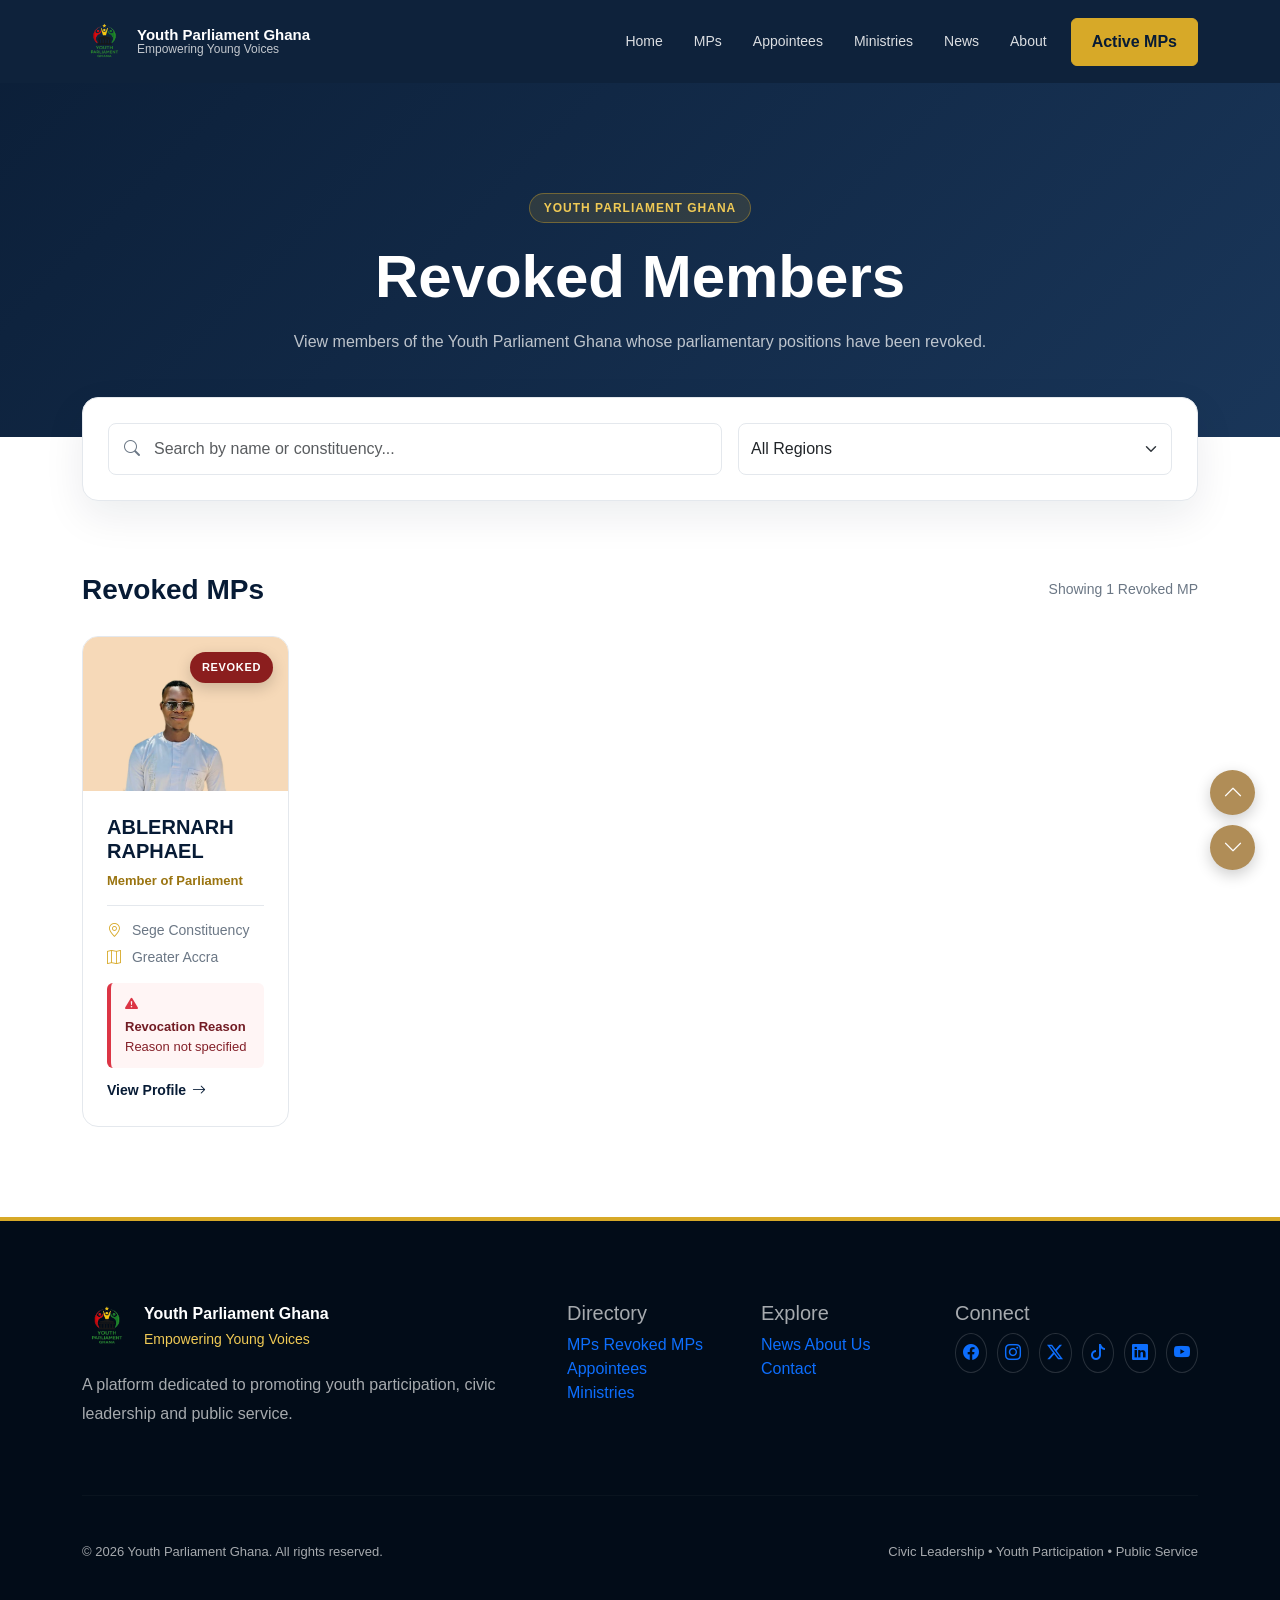
<file: revoked-mps.html>
<!DOCTYPE html>
<html lang="en">
<head>
<meta charset="UTF-8">
<meta name="viewport" content="width=device-width, initial-scale=1.0">

<meta name="description"
      content="Youth Parliament Ghana - Revoked Members of Parliament Directory">

<title>Revoked MPs | Youth Parliament Ghana</title>

<!-- Bootstrap -->
<link
    href="https://cdn.jsdelivr.net/npm/bootstrap@5.3.8/dist/css/bootstrap.min.css"
    rel="stylesheet">

<!-- Bootstrap Icons -->
<link
    rel="stylesheet"
    href="https://cdn.jsdelivr.net/npm/bootstrap-icons@1.13.1/font/bootstrap-icons.min.css">

<!-- Main CSS -->
<link rel="stylesheet" href="css/style.css">

<style>

/* =========================
   REVOKED MPs PAGE
========================= */

.page-header {
    background:
        linear-gradient(
            135deg,
            rgba(7,27,53,.98),
            rgba(13,43,80,.95)
        );
    padding: 110px 0 80px;
    color: white;
}

.page-header .badge {
    background: rgba(215,169,40,.15);
    color: var(--gold-light);
    border: 1px solid rgba(215,169,40,.4);
    padding: 8px 14px;
    border-radius: 30px;
    font-size: 12px;
    letter-spacing: 1px;
}

.page-header h1 {
    font-size: clamp(40px,5vw,60px);
    font-weight: 800;
    margin: 18px 0 15px;
}

.page-header p {
    max-width: 700px;
    margin: auto;
    color: rgba(255,255,255,.72);
    line-height: 1.8;
}


/* =========================
   SEARCH AREA
========================= */

.directory-tools {
    background: white;
    border: 1px solid var(--border);
    border-radius: 16px;
    padding: 25px;
    margin-top: -40px;
    position: relative;
    z-index: 5;
    box-shadow: 0 15px 40px rgba(7,27,53,.08);
}

.search-box {
    position: relative;
}

.search-box i {
    position: absolute;
    left: 16px;
    top: 50%;
    transform: translateY(-50%);
    color: var(--muted);
}

.search-box input {
    padding-left: 45px;
    height: 52px;
    border: 1px solid var(--border);
    border-radius: 8px;
}

.search-box input:focus {
    border-color: var(--gold);
    box-shadow: 0 0 0 3px rgba(215,169,40,.12);
}

.region-select {
    height: 52px;
    border: 1px solid var(--border);
    border-radius: 8px;
}

.region-select:focus {
    border-color: var(--gold);
    box-shadow: 0 0 0 3px rgba(215,169,40,.12);
}


/* =========================
   DIRECTORY TITLE
========================= */

.directory-heading {
    display: flex;
    justify-content: space-between;
    align-items: center;
    margin-bottom: 30px;
}

.directory-heading h2 {
    color: var(--navy);
    font-size: 28px;
    font-weight: 800;
    margin: 0;
}

.results-count {
    color: var(--muted);
    font-size: 14px;
}


/* =========================
   MP CARD
========================= */

.mp-card {
    height: 100%;
    background: white;
    border: 1px solid var(--border);
    border-radius: 16px;
    overflow: hidden;
    transition: 0.3s ease;
}

.mp-card:hover {
    transform: translateY(-6px);
    box-shadow:
        0 18px 40px rgba(7,27,53,.10);
}


/* =========================
   MP IMAGE
========================= */

/* =========================
   MP IMAGE
========================= */
.mp-image {
    aspect-ratio: 4 / 3;
    width: 100%;
    background: #f5f5f5;
    position: relative;
    overflow: hidden;
}

.mp-image img {
    width: 100%;
    height: 100%;
    object-fit: cover;
    object-position: center top;
    display: block;
    filter: grayscale(25%);
    transition: none;
}

.mp-card:hover .mp-image img {
    transform: none;
}

/* =========================
   PLACEHOLDER
========================= */

.mp-placeholder {
    width: 100%;
    height: 100%;
    display: flex;
    justify-content: center;
    align-items: center;
    color: #a67c0d;
    font-size: 70px;
}


/* =========================
   REVOKED BADGE
========================= */

.revoked-badge {
    position: absolute;
    top: 15px;
    right: 15px;
    z-index: 2;

    background: #8b1e1e;
    color: white;

    padding: 7px 12px;

    border-radius: 30px;

    font-size: 11px;
    font-weight: 800;
    letter-spacing: .7px;

    box-shadow:
        0 5px 15px rgba(0,0,0,.18);
}


/* =========================
   MP INFORMATION
========================= */

.mp-info {
    padding: 24px;
}

.mp-info h3 {
    color: var(--navy);
    font-size: 20px;
    font-weight: 800;
    margin-bottom: 8px;
}

.mp-position {
    color: #9a7410;
    font-size: 13px;
    font-weight: 700;
    margin-bottom: 14px;
}

.mp-details {
    border-top: 1px solid var(--border);
    padding-top: 14px;
}

.mp-details p {
    color: var(--muted);
    font-size: 14px;
    margin-bottom: 6px;
}

.mp-details i {
    color: var(--gold);
    margin-right: 7px;
}


/* =========================
   PROFILE BUTTON
========================= */

.view-profile {
    display: inline-flex;
    align-items: center;
    gap: 6px;

    margin-top: 12px;

    color: var(--navy);
    font-size: 14px;
    font-weight: 700;

    text-decoration: none;
}

.view-profile:hover {
    color: #9a7410;
}


/* =========================
   NO RESULTS
========================= */

.no-results {
    display: none;
    text-align: center;
    padding: 70px 20px;
    color: var(--muted);
}

.no-results i {
    font-size: 50px;
    color: var(--gold);
    margin-bottom: 15px;
}


/* =========================
   PAGE NAVIGATION
========================= */

.page-navigation {
    position: fixed;
    right: 25px;
    bottom: 30px;
    z-index: 9999;

    display: flex;
    flex-direction: column;
    gap: 10px;
}

.page-navigation button {
    width: 45px;
    height: 45px;

    border: none;
    border-radius: 50%;

    background: #b08d57;
    color: #ffffff;

    display: flex;
    align-items: center;
    justify-content: center;

    font-size: 20px;

    cursor: pointer;

    box-shadow:
        0 5px 15px rgba(0,0,0,.2);

    transition: all .3s ease;
}

.page-navigation button:hover {
    background: #8f713f;
    transform: translateY(-3px);
}


/* =========================
   MOBILE
========================= */

@media (max-width: 767px) {

    .page-header {
        padding: 90px 0 70px;
    }

    .directory-tools {
        margin-top: -30px;
        padding: 18px;
    }

    .directory-heading {
        flex-direction: column;
        align-items: flex-start;
        gap: 8px;
    }

    .mp-image {
        height: 300px;
    }
}

@media (max-width: 576px) {

    .page-navigation {
        right: 15px;
        bottom: 20px;
    }

    .page-navigation button {
        width: 40px;
        height: 40px;
        font-size: 17px;
    }
}
      .mp-details p {
    color: var(--muted);
    font-size: 14px;
    margin-bottom: 6px;
}
/* ========================================
   REVOCATION REASON
======================================== */

.revocation-reason {
    margin-top: 15px;
    padding: 12px 14px;
    background: #fff5f5;
    border-left: 4px solid #dc3545;
    border-radius: 6px;
    color: #842029 !important;
    font-size: 13px !important;
    line-height: 1.5;
}

.revocation-reason i {
    color: #dc3545 !important;
    margin-right: 6px;
}

.revocation-reason strong {
    display: block;
    margin-top: 3px;
    color: #721c24;
    font-weight: 700;
}
      
/* ========================================
   RESPONSIVE MP PROFILE GRID
======================================== */

#mpGrid {
    display: grid;
    grid-template-columns: repeat(2, minmax(0, 1fr));
    gap: 20px;
    margin-left: 0;
    margin-right: 0;
}

/* Remove Bootstrap column spacing */
#mpGrid > .mp-item {
    width: 100%;
    max-width: 100%;
    padding-left: 0;
    padding-right: 0;
    min-width: 0;
}

/* Large desktop: 5 profiles per row */
@media (min-width: 1200px) {
    #mpGrid {
        grid-template-columns: repeat(5, minmax(0, 1fr));
        gap: 20px;
    }
}

/* Tablets and smaller laptops: 3 profiles per row */
@media (min-width: 768px) and (max-width: 1199px) {
    #mpGrid {
        grid-template-columns: repeat(3, minmax(0, 1fr));
        gap: 16px;
    }
}

/* Phones: 3 profiles per row */
@media (max-width: 767px) {
    #mpGrid {
        grid-template-columns: repeat(3, minmax(0, 1fr));
        gap: 10px;
    }

    .mp-info {
        padding: 10px;
    }

    .mp-info h3 {
        font-size: 12px;
        line-height: 1.35;
        overflow-wrap: anywhere;
    }

    .mp-position {
        font-size: 10px;
        overflow-wrap: anywhere;
    }

    .mp-details p {
        font-size: 10px;
        overflow-wrap: anywhere;
    }

    .revocation-reason {
        padding: 7px;
        font-size: 10px !important;
        overflow-wrap: anywhere;
    }

    .view-profile {
        font-size: 10px;
        gap: 3px;
        flex-wrap: wrap;
    }

    .mp-image {
        height: auto;
        aspect-ratio: 4 / 3;
    }

    .revoked-badge {
        top: 5px;
        right: 4px;
        padding: 4px 5px;
        font-size: 8px;
        letter-spacing: 0;
    }
}


</style>
</head>


<body>


<!-- =========================
     NAVBAR
========================= -->

<nav class="navbar navbar-expand-lg navbar-dark sticky-top">

    <div class="container">

        <a
            class="navbar-brand d-flex align-items-center"
            href="index.html">

            <img
                src="images/YPG-LOGO.webp"
                alt="Youth Parliament Ghana Logo"
                class="site-logo">

            <span class="brand-text">

                <strong>
                    Youth Parliament Ghana
                </strong>

                <small>
                    Empowering Young Voices
                </small>

            </span>

        </a>


        <button
            class="navbar-toggler"
            type="button"
            data-bs-toggle="collapse"
            data-bs-target="#mainNavbar">

            <span class="navbar-toggler-icon"></span>

        </button>


        <div
            class="collapse navbar-collapse"
            id="mainNavbar">

            <ul class="navbar-nav ms-auto align-items-lg-center">

                <li class="nav-item">

                    <a
                        class="nav-link"
                        href="index.html">

                        Home

                    </a>

                </li>


                <li class="nav-item">

                    <a
                        class="nav-link"
                        href="mps.html">

                        MPs

                    </a>

                </li>


                <li class="nav-item">

                    <a
                        class="nav-link"
                        href="appointees.html">

                        Appointees

                    </a>

                </li>


                <li class="nav-item">

                    <a
                        class="nav-link"
                        href="ministries.html">

                        Ministries

                    </a>

                </li>


                <li class="nav-item">

                    <a
                        class="nav-link"
                        href="news.html">

                        News

                    </a>

                </li>


                <li class="nav-item">

                    <a
                        class="nav-link"
                        href="about.html">

                        About

                    </a>

                </li>


                <li class="nav-item ms-lg-3">

                    <a
                        href="mps.html"
                        class="btn btn-gold">

                        Active MPs

                    </a>

                </li>

            </ul>

        </div>

    </div>

</nav>



<!-- =========================
     PAGE HEADER
========================= -->

<section class="page-header text-center">

    <div class="container">

        <span class="badge">
            YOUTH PARLIAMENT GHANA
        </span>

        <h1>
            Revoked Members
        </h1>

        <p>
            View members of the Youth Parliament Ghana whose
            parliamentary positions have been revoked.
        </p>

    </div>

</section>



<!-- =========================
     SEARCH & FILTER
========================= -->

<section class="directory-section pb-5">

    <div class="container">

        <div class="directory-tools">

            <div class="row g-3">


                <!-- SEARCH -->

                <div class="col-lg-7">

                    <div class="search-box">

                        <i class="bi bi-search"></i>

                        <input
                            type="text"
                            id="mpSearch"
                            class="form-control"
                            placeholder="Search by name or constituency...">

                    </div>

                </div>


                <!-- REGION -->

                <div class="col-lg-5">

                    <select
                        id="regionFilter"
                        class="form-select region-select">

                        <option value="">
                            All Regions
                        </option>

                        <option value="Ahafo">
                            Ahafo
                        </option>

                        <option value="Ashanti">
                            Ashanti
                        </option>

                        <option value="Bono">
                            Bono
                        </option>

                        <option value="Bono East">
                            Bono East
                        </option>

                        <option value="Central">
                            Central
                        </option>

                        <option value="Eastern">
                            Eastern
                        </option>

                        <option value="Greater Accra">
                            Greater Accra
                        </option>

                        <option value="Northern">
                            Northern
                        </option>

                        <option value="North East">
                            North East
                        </option>

                        <option value="Oti">
                            Oti
                        </option>

                        <option value="Savannah">
                            Savannah
                        </option>

                        <option value="Upper East">
                            Upper East
                        </option>

                        <option value="Upper West">
                            Upper West
                        </option>

                        <option value="Volta">
                            Volta
                        </option>

                        <option value="Western">
                            Western
                        </option>

                        <option value="Western North">
                            Western North
                        </option>

                    </select>

                </div>

            </div>

        </div>

    </div>

</section>



<!-- =========================
     REVOKED MPs
========================= -->

<section class="section-padding pt-4">

    <div class="container">


        <div class="directory-heading">

            <div>

                <h2>
                    Revoked MPs
                </h2>

            </div>


            <span
                class="results-count"
                id="resultsCount">

                Showing revoked MPs

            </span>

        </div>


        <!-- CARDS -->

        <div
            class="row g-4"
            id="mpGrid">

        </div>


        <!-- NO RESULTS -->

        <div
            class="no-results"
            id="noResults">

            <i class="bi bi-person-x"></i>

            <h4>
                No revoked MPs found
            </h4>

            <p>
                No revoked member matches your search
                or region filter.
            </p>

        </div>

    </div>

</section>



<!-- =========================
     PAGE NAVIGATION
========================= -->

<div class="page-navigation">

    <button
        id="scrollTopBtn"
        title="Go to top">

        <i class="bi bi-chevron-up"></i>

    </button>


    <button
        id="scrollDownBtn"
        title="Go down">

        <i class="bi bi-chevron-down"></i>

    </button>

</div>



<!-- =========================
     FOOTER
========================= -->

<footer class="footer">

    <div class="container">

        <div class="row g-5">


            <div class="col-lg-5">

                <div class="footer-brand">

                    <img
                        src="images/YPG-LOGO.webp"
                        alt="Youth Parliament Ghana Logo"
                        class="site-logo">

                    <div>

                        <strong>
                            Youth Parliament Ghana
                        </strong>

                        <small>
                            Empowering Young Voices
                        </small>

                    </div>

                </div>


                <p>

                    A platform dedicated to promoting youth
                    participation, civic leadership and public
                    service.

                </p>

            </div>



            <div class="col-lg-2 col-md-4">

                <h5>
                    Directory
                </h5>

                <a href="mps.html">
                    MPs
                </a>

                <a href="revoked-mps.html">
                    Revoked MPs
                </a>

                <a href="appointees.html">
                    Appointees
                </a>

                <a href="ministries.html">
                    Ministries
                </a>

            </div>



            <div class="col-lg-2 col-md-4">

                <h5>
                    Explore
                </h5>

                <a href="news.html">
                    News
                </a>

                <a href="about.html">
                    About Us
                </a>

                <a href="#">
                    Contact
                </a>

            </div>



            <div class="col-lg-3 col-md-4">

                <h5>
                    Connect
                </h5>

                <div class="social-links">

    <!-- Facebook -->
    <a
        href="https://www.facebook.com/share/1LT8P5ibFE/?mibextid=wwXIfr"
        target="_blank"
        rel="noopener noreferrer"
        aria-label="Facebook">
        <i class="bi bi-facebook"></i>
    </a>

    <!-- Instagram -->
    <a
        href="https://www.instagram.com/youthparliamentgh?stkn=MTg4YjJ6NDMwa25oNA%3D%3D&utm_source=qr"
        target="_blank"
        rel="noopener noreferrer"
        aria-label="Instagram">
        <i class="bi bi-instagram"></i>
    </a>

    <!-- X / Twitter -->
    <a
        href="https://x.com/youthparl?s=11"
        target="_blank"
        rel="noopener noreferrer"
        aria-label="Youth Parliament Ghana on X">
        <i class="bi bi-twitter-x"></i>
    </a>

    <!-- TikTok -->
    <a
        href="https://www.tiktok.com/@YouthParliamentGH"
        target="_blank"
        rel="noopener noreferrer"
        aria-label="Youth Parliament Ghana on TikTok">
        <i class="bi bi-tiktok"></i>
    </a>

    <!-- LinkedIn -->
    <a
        href="https://www.linkedin.com/"
        target="_blank"
        rel="noopener noreferrer"
        aria-label="LinkedIn">
        <i class="bi bi-linkedin"></i>
    </a>
    <!-- YouTube -->
<a
    href="https://youtube.com/@youthparliament-d4f?si=9gVg4iPJhuSQm0vC"
    target="_blank"
    rel="noopener noreferrer"
    aria-label="Youth Parliament Ghana on YouTube">

    <i class="bi bi-youtube"></i>

</a>

</div>
            </div>

        </div>


        <hr>


        <div class="footer-bottom">

            <span>

                © 2026 Youth Parliament Ghana.
                All rights reserved.

            </span>


            <span>

                Civic Leadership • Youth Participation • Public Service

            </span>

        </div>

    </div>

</footer>



<!-- =========================
     BOOTSTRAP JS
========================= -->

<script
    src="https://cdn.jsdelivr.net/npm/bootstrap@5.3.8/dist/js/bootstrap.bundle.min.js">
</script>



<!-- =========================
     MP DATA
========================= -->

<script src="js/mp-data.js"></script>



<!-- =========================
     REVOKED MPs SCRIPT
========================= -->

<script>

const searchInput =
    document.getElementById("mpSearch");

const regionFilter =
    document.getElementById("regionFilter");

const mpGrid =
    document.getElementById("mpGrid");

const noResults =
    document.getElementById("noResults");

const resultsCount =
    document.getElementById("resultsCount");



/* =========================
   CREATE MP CARD
========================= */

function createMPCard(member) {

    let imageHTML = "";


    if (member.image) {

        imageHTML = `

            <img
                src="${member.image}"
                alt="${member.name}"

                onerror="
                    this.style.display='none';
                    this.nextElementSibling.style.display='flex';
                "
            >


            <div
                class="mp-placeholder"
                style="display:none;">

                <i class="bi bi-person"></i>

            </div>

        `;

    }

    else {

        imageHTML = `

            <div class="mp-placeholder">

                <i class="bi bi-person"></i>

            </div>

        `;

    }



    return `

        <div
           <div class="mp-item">

            <div class="mp-card">


                <!-- PHOTO -->

                <div class="mp-image">


                    <span class="revoked-badge">

                        REVOKED

                    </span>


                    ${imageHTML}

                </div>



                <!-- INFORMATION -->

                <div class="mp-info">


                    <h3>

                        ${member.name}

                    </h3>


                    <div class="mp-position">

                        ${member.position}

                    </div>



                    <div class="mp-details">


                       <p>
    <i class="bi bi-geo-alt"></i>
    ${member.constituency || "Not specified"}
</p>

<p>
    <i class="bi bi-map"></i>
    ${member.region || "Not specified"}
</p>

<div class="revocation-reason">
    <i class="bi bi-exclamation-triangle-fill"></i>
    <strong>Revocation Reason</strong>
    <span>
        ${member.revocationReason || "Reason not specified"}
    </span>
</div>


                    </div>



                    <a
                        href="profile.html?id=${encodeURIComponent(member.id)}"
                        class="view-profile">

                        View Profile

                        <i class="bi bi-arrow-right"></i>

                    </a>


                </div>

            </div>

        </div>

    `;

}



/* =========================
   DISPLAY REVOKED MPs
========================= */

function displayMPs() {


    const search =

        searchInput.value
            .toLowerCase()
            .trim();


    const selectedRegion =

        regionFilter.value
            .toLowerCase();



    const filteredMPs =

        mpData.filter(function(member) {


            /* ONLY REVOKED MPs */

            if (member.status !== "revoked") {

                return false;

            }



            const name =

                String(member.name || "")
                    .toLowerCase();



            const constituency =

                String(member.constituency || "")
                    .toLowerCase();



            const region =

                String(member.region || "")
                    .toLowerCase();



            const matchesSearch =

                name.includes(search) ||

                constituency.includes(search);



            const matchesRegion =

                selectedRegion === "" ||

                region === selectedRegion;



            return (

                matchesSearch &&

                matchesRegion

            );

        });



    /* CLEAR CURRENT CARDS */

    mpGrid.innerHTML = "";



    /* ADD CARDS */

    filteredMPs.forEach(function(member) {

        mpGrid.insertAdjacentHTML(

            "beforeend",

            createMPCard(member)

        );

    });



    /* RESULT COUNT */

    resultsCount.textContent =

        "Showing " +

        filteredMPs.length +

        " Revoked MP" +

        (

            filteredMPs.length === 1

                ? ""

                : "s"

        );



    /* NO RESULTS */

    if (filteredMPs.length === 0) {

        noResults.style.display = "block";

    }

    else {

        noResults.style.display = "none";

    }

}



/* =========================
   SEARCH
========================= */

searchInput.addEventListener(

    "input",

    displayMPs

);



/* =========================
   REGION FILTER
========================= */

regionFilter.addEventListener(

    "change",

    displayMPs

);



/* =========================
   INITIAL LOAD
========================= */

displayMPs();



/* =========================
   PAGE NAVIGATION
========================= */

const scrollTopBtn =
    document.getElementById("scrollTopBtn");

const scrollDownBtn =
    document.getElementById("scrollDownBtn");


scrollTopBtn.addEventListener(

    "click",

    function() {

        window.scrollTo({

            top: 0,

            behavior: "smooth"

        });

    }

);


scrollDownBtn.addEventListener(

    "click",

    function() {

        window.scrollBy({

            top: window.innerHeight * 0.8,

            behavior: "smooth"

        });

    }

);

</script>
</body>
</html>
</file>
<file: css/style.css>
/* =========================================================
   YOUTH PARLIAMENT GHANA
   MAIN STYLESHEET
   ========================================================= */


/* =========================================================
   ROOT VARIABLES
   ========================================================= */

:root {
    --navy: #071b35;
    --navy-light: #0d2b50;

    --gold: #d7a928;
    --gold-light: #f0ca55;

    --white: #ffffff;

    --light: #f5f7fa;
    --text: #26364a;
    --muted: #6b7785;
    --border: #e4e8ed;

    --dark: #020c18;
}


/* =========================================================
   GLOBAL
   ========================================================= */

* {
    margin: 0;
    padding: 0;
    box-sizing: border-box;
}

html {
    scroll-behavior: smooth;
}

body {
    font-family: Arial, Helvetica, sans-serif;
    color: var(--text);
    background: var(--white);
    overflow-x: hidden;
}

img {
    max-width: 100%;
}

a {
    text-decoration: none;
}

button,
a {
    -webkit-tap-highlight-color: transparent;
}


/* =========================================================
   NAVBAR
   ========================================================= */

.navbar {
    background: rgba(7, 27, 53, 0.97);
    padding: 14px 0;
    transition: 0.3s ease;
    z-index: 1000;
}

.navbar-brand {
    color: var(--white);
}

.navbar-brand:hover {
    color: var(--white);
}


/* Temporary / text logo */

.brand-logo {
    width: 42px;
    height: 42px;

    background: var(--gold);
    color: var(--navy);

    display: flex;
    align-items: center;
    justify-content: center;

    font-weight: 800;

    border-radius: 8px;

    margin-right: 10px;
}


/* Actual Youth Parliament logo */

.site-logo {
    width: 45px;
    height: 45px;

    object-fit: contain;

    margin-right: 10px;
}


/* Brand text */

.brand-text {
    display: flex;
    flex-direction: column;

    line-height: 1.1;
}

.brand-text strong {
    font-size: 15px;
}

.brand-text small {
    font-size: 12px;
    opacity: 0.75;
}


/* Navbar links */

.navbar .nav-link {
    color: rgba(255, 255, 255, 0.85);

    font-size: 14px;

    margin-left: 15px;

    transition: 0.3s ease;
}

.navbar .nav-link:hover,
.navbar .nav-link.active {
    color: var(--gold-light);
}


/* =========================================================
   GOLD BUTTON
   ========================================================= */

.btn-gold {
    background: var(--gold);

    border: 1px solid var(--gold);

    color: var(--navy);

    font-weight: 700;

    padding: 11px 20px;

    border-radius: 6px;

    transition: 0.3s ease;
}

.btn-gold:hover {
    background: var(--gold-light);

    border-color: var(--gold-light);

    color: var(--navy);
}

.btn-gold i {
    margin-left: 7px;
}


/* =========================================================
   HERO
   ========================================================= */

.hero-section {
    min-height: 720px;

    background:
        linear-gradient(
            90deg,
            rgba(4, 18, 36, 0.96),
            rgba(4, 18, 36, 0.75),
            rgba(4, 18, 36, 0.35)
        ),
        url("../images/background1.webp") center/cover no-repeat;

    display: flex;
    align-items: center;

    position: relative;
}

.hero-content {
    padding-top: 80px;

    position: relative;

    z-index: 2;
}


/* Hero badge */

.hero-badge {
    display: inline-flex;

    align-items: center;

    gap: 8px;

    background: rgba(215, 169, 40, 0.15);

    border: 1px solid rgba(215, 169, 40, 0.5);

    color: var(--gold-light);

    padding: 8px 14px;

    border-radius: 30px;

    font-size: 13px;

    margin-bottom: 20px;
}


/* Hero heading */

.hero-section h1 {
    color: var(--white);

    font-size: clamp(42px, 6vw, 72px);

    font-weight: 800;

    line-height: 1.05;

    max-width: 850px;
}

.hero-section h1 span {
    color: var(--gold-light);
}


/* Hero description */

.hero-description {
    color: rgba(255, 255, 255, 0.82);

    max-width: 650px;

    font-size: 18px;

    line-height: 1.8;

    margin: 25px 0 30px;
}


/* Hero buttons */

.hero-buttons {
    display: flex;

    gap: 12px;

    flex-wrap: wrap;
}


/* =========================================================
   GENERAL SECTIONS
   ========================================================= */

.section-padding {
    padding: 90px 0;
}

.section-heading {
    max-width: 700px;

    margin: auto;
}

.section-label {
    display: inline-block;

    color: #9a7410;

    font-size: 12px;

    font-weight: 800;

    letter-spacing: 2px;
}

.section-heading h2,
.section-title {
    color: var(--navy);

    font-size: 36px;

    font-weight: 800;

    margin: 10px 0;
}

.section-heading p {
    color: var(--muted);

    line-height: 1.7;
}


/* =========================================================
   DIRECTORY
   ========================================================= */

.directory-card {
    height: 100%;

    border: 1px solid var(--border);

    border-radius: 16px;

    padding: 32px;

    display: flex;

    gap: 24px;

    background: var(--white);

    transition: 0.3s ease;
}

.directory-card:hover {
    transform: translateY(-5px);

    box-shadow:
        0 15px 40px rgba(7, 27, 53, 0.08);
}


/* Directory icon */

.directory-icon {
    flex-shrink: 0;

    width: 60px;
    height: 60px;

    background: rgba(215, 169, 40, 0.14);

    color: #a67c0d;

    display: flex;

    align-items: center;
    justify-content: center;

    border-radius: 12px;

    font-size: 25px;
}

.directory-card h3 {
    color: var(--navy);

    font-size: 21px;

    font-weight: 700;

    margin-bottom: 10px;
}

.directory-card p {
    color: var(--muted);

    line-height: 1.7;

    margin-bottom: 15px;
}

.directory-card a,
.news-content a,
.view-all {
    color: #9a7410;

    font-weight: 700;

    transition: 0.3s ease;
}

.directory-card a:hover,
.news-content a:hover,
.view-all:hover {
    color: var(--gold);
}

.directory-card a i,
.news-content a i,
.view-all i {
    margin-left: 5px;
}


/* =========================================================
   STATS
   ========================================================= */

.stats-section {
    background: var(--navy);

    padding: 65px 0;
}

.stat-box {
    color: var(--white);
}

.stat-box i {
    color: var(--gold-light);

    font-size: 27px;
}

.stat-box h3 {
    font-size: 38px;

    margin: 10px 0 0;

    font-weight: 800;
}

.stat-box p {
    margin: 0;

    color: rgba(255, 255, 255, 0.65);
}


/* =========================================================
   NEWS
   ========================================================= */

.news-card {
    height: 100%;

    border: 1px solid var(--border);

    border-radius: 14px;

    overflow: hidden;

    background: var(--white);

    transition: 0.3s ease;
}

.news-card:hover {
    transform: translateY(-5px);

    box-shadow:
        0 15px 35px rgba(7, 27, 53, 0.08);
}


/* News image */

.news-image,
.news-card-image {
    width: 100%;
    height: auto;
    background: var(--light);
    display: block;
    overflow: hidden;
}

.news-image img,
.news-card-image img {
    width: 100%;
    height: auto;
    max-width: 100%;
    display: block;
    object-fit: contain;
    transition: transform 0.4s ease;
}

.news-card:hover .news-card-image img,
.news-card:hover .news-image img {
    transform: scale(1.02);
}


/* News placeholder */

.news-placeholder {
    width: 100%;
    height: 100%;

    display: flex;

    align-items: center;
    justify-content: center;

    color: #9a7410;

    font-size: 45px;
}

.news-content {
    padding: 25px;
}

.news-date {
    font-size: 12px;

    color: #9a7410;

    font-weight: 700;
}

.news-content h3 {
    font-size: 20px;

    color: var(--navy);

    margin: 10px 0;
}

.news-content p {
    color: var(--muted);

    line-height: 1.7;
}


/* =========================================================
   CTA
   ========================================================= */

.cta-section {
    padding: 90px 20px;

    background:
        linear-gradient(
            135deg,
            var(--navy),
            var(--navy-light)
        );

    color: var(--white);
}

.cta-section h2 {
    font-size: 40px;

    font-weight: 800;

    margin: 10px 0 15px;
}

.cta-section p {
    color: rgba(255, 255, 255, 0.7);

    max-width: 650px;

    margin: 0 auto 25px;
}

.section-label.light {
    color: var(--gold-light);
}


/* =========================================================
   PRESIDENT SECTION
   MINISTER-STYLE LAYOUT
   ========================================================= */

.president-section {
    width: 100%;

    padding: 90px 0;

    background: #f7f8fa;
}


/* Main two-column layout */

.president-grid {
    width: 100%;

    max-width: 1200px;

    margin: 0 auto;

    display: grid;

    grid-template-columns: 500px 1fr;

    align-items: center;

    gap: 70px;
}


/* =========================================================
   PRESIDENT IMAGE
   ========================================================= */

.president-image {
    position: relative;

    width: 500px;

    height: 520px;

    overflow: hidden;

    border-radius: 14px;

    background: #eef1f5;

    box-shadow:
        0 15px 40px rgba(7, 27, 53, 0.12);
}


/* Top-left gold corner */

.president-image::before {
    content: "";

    position: absolute;

    top: -12px;
    left: -12px;

    width: 90px;
    height: 90px;

    border-top: 4px solid var(--gold);

    border-left: 4px solid var(--gold);

    z-index: 3;

    pointer-events: none;
}


/* Bottom-right gold corner */

.president-image::after {
    content: "";

    position: absolute;

    right: -12px;
    bottom: -12px;

    width: 90px;
    height: 90px;

    border-right: 4px solid var(--gold);

    border-bottom: 4px solid var(--gold);

    z-index: 3;

    pointer-events: none;
}


/* Actual President photo */

.president-image img {
    width: 100%;

    height: 100%;

    display: block;

    object-fit: cover;

    object-position: center;

    border-radius: 14px;

    transition: transform 0.4s ease;
}

.president-image:hover img {
    transform: scale(1.02);
}


/* =========================================================
   PRESIDENT CONTENT
   ========================================================= */

.president-content {
    width: 100%;

    padding: 20px 0;
}


/* Office label */

.president-content .section-label {
    display: inline-block;

    color: #9a7410;

    font-size: 12px;

    font-weight: 800;

    letter-spacing: 2px;

    margin-bottom: 15px;
}


/* President name */

.president-content h2 {
    color: var(--navy);

    font-size: 38px;

    font-weight: 800;

    line-height: 1.2;

    margin: 0 0 10px;
}


/* Position */

.president-content h3 {
    color: #9a7410;

    font-size: 19px;

    font-weight: 600;

    line-height: 1.5;

    margin: 0;
}


/* Gold line */

.president-content .heading-line {
    width: 60px;

    height: 4px;

    background: var(--gold);

    border-radius: 5px;

    margin: 25px 0;
}


/* President description */

.president-content p {
    color: var(--muted);

    max-width: 600px;

    font-size: 15px;

    line-height: 1.9;

    margin: 0 0 30px;
}


/* President button */

.president-content .btn-gold {
    display: inline-flex;

    align-items: center;

    justify-content: center;

    gap: 8px;

    white-space: nowrap;
}


/* =========================================================
   FOOTER
   ========================================================= */

.footer {
    background: var(--dark);

    color: rgba(255, 255, 255, 0.65);

    padding: 80px 0 35px;

    border-top: 4px solid var(--gold);
}


/* Footer grid */

.footer-grid {
    display: grid;

    grid-template-columns:
        2fr
        1fr
        1fr
        1.3fr;

    gap: 50px;
}


/* Footer brand */

.footer-brand {
    display: flex;

    align-items: center;

    color: var(--white);

    margin-bottom: 20px;
}

.footer-brand:hover {
    color: var(--white);
}

.footer-brand .site-logo {
    width: 50px;

    height: 50px;

    object-fit: contain;

    margin-right: 12px;
}

.footer-brand strong {
    display: block;

    font-size: 16px;
}

.footer-brand small {
    display: block;

    color: var(--gold-light);

    margin-top: 3px;
}


/* Footer text */

.footer p {
    max-width: 450px;

    line-height: 1.8;
}


/* Footer columns */

.footer-column h5 {
    color: var(--white);

    font-size: 15px;

    margin-bottom: 20px;
}

.footer-column a {
    color: rgba(255, 255, 255, 0.6);

    display: block;

    margin-bottom: 12px;

    transition: 0.3s;
}

.footer-column a:hover {
    color: var(--gold-light);
}


/* Footer links */

.footer a {
    transition: 0.3s;
}

.footer a:hover {
    color: var(--gold-light);
}


/* Social links */

.social-links {
    display: flex;

    gap: 10px;
}

.social-links a {
    width: 40px;
    height: 40px;

    border: 1px solid rgba(255, 255, 255, 0.15);

    border-radius: 50%;

    display: flex;

    justify-content: center;

    align-items: center;

    margin: 0;

    transition: 0.3s;
}

.social-links a:hover {
    background: var(--gold);

    color: var(--navy);

    border-color: var(--gold);
}


/* Footer divider */

.footer hr {
    border: 0;

    border-top: 1px solid rgba(255, 255, 255, 0.12);

    margin: 50px 0 25px;
}


/* =========================================================
   FOOTER BOTTOM
   ========================================================= */

.footer-bottom {
    display: flex;

    justify-content: space-between;

    align-items: center;

    gap: 30px;

    padding: 20px 0;

    font-size: 13px;

    line-height: 1.7;
}

.footer-bottom span {
    display: block;
}


/* =========================================================
   TABLET
   ========================================================= */

@media (max-width: 1199px) {

    .president-grid {
        grid-template-columns: 450px 1fr;

        gap: 50px;

        padding: 0 20px;
    }

    .president-image {
        width: 450px;

        height: 500px;
    }

    .president-content h2 {
        font-size: 34px;
    }

    .footer-grid {
        grid-template-columns:
            1.5fr
            1fr
            1fr
            1.2fr;

        gap: 35px;
    }

}


/* =========================================================
   TABLET - 991PX
   ========================================================= */

@media (max-width: 991px) {

    /* Navbar */

    .navbar .nav-link {
        margin-left: 0;

        padding: 12px 0;
    }

    .navbar .btn {
        margin-top: 10px;
    }


    /* Hero */

    .hero-section {
        min-height: 650px;
    }


    /* President */

    .president-section {
        padding: 75px 0;
    }

    .president-grid {
        grid-template-columns: 1fr;

        gap: 45px;

        padding: 0 20px;
    }

    .president-image {
        width: 500px;

        max-width: 100%;

        height: 500px;

        margin: 0 auto;
    }

    .president-content {
        text-align: center;
    }

    .president-content .heading-line {
        margin: 25px auto;
    }

    .president-content p {
        margin-left: auto;

        margin-right: auto;
    }


    /* Footer */

    .footer-grid {
        grid-template-columns:
            1fr
            1fr;

        gap: 40px;
    }

}


/* =========================================================
   MOBILE - 767PX
   ========================================================= */

@media (max-width: 767px) {

    /* General sections */

    .section-padding {
        padding: 65px 0;
    }


    /* Hero */

    .hero-section h1 {
        font-size: 44px;
    }

    .hero-description {
        font-size: 16px;
    }


    /* Directory */

    .directory-card {
        padding: 25px;

        flex-direction: column;
    }


    /* Section headings */

    .section-heading h2,
    .section-title {
        font-size: 30px;
    }


    /* CTA */

    .cta-section h2 {
        font-size: 30px;
    }


    /* President */

    .president-section {
        padding: 65px 0;
    }

    .president-image {
        height: 450px;
    }

    .president-content h2 {
        font-size: 30px;
    }

    .president-content h3 {
        font-size: 17px;
    }

    .president-content p {
        font-size: 14px;
    }


    /* Footer */

    .footer {
        padding: 65px 0 35px;
    }

    .footer-grid {
        grid-template-columns: 1fr;

        gap: 35px;
    }

    .footer .container {
        padding-left: 25px;

        padding-right: 25px;
    }

    .footer-bottom {
        flex-direction: column;

        align-items: flex-start;

        gap: 10px;

        padding: 15px 0;
    }

}


/* =========================================================
   MOBILE - 576PX
   ========================================================= */

@media (max-width: 576px) {

    /* Hero */

    .hero-section {
        min-height: 600px;
    }

    .hero-section h1 {
        font-size: 38px;
    }

    .hero-description {
        font-size: 15px;
    }

    .hero-buttons {
        flex-direction: column;

        align-items: stretch;
    }

    .hero-buttons .btn {
        width: 100%;
    }


    /* Directory */

    .directory-card {
        padding: 22px;

        gap: 18px;
    }

    .directory-icon {
        width: 55px;
        height: 55px;

        font-size: 22px;
    }


  /* News */

.news-image,
.news-card-image {
    height: auto;
}


    /* President */

    .president-section {
        padding: 60px 0;
    }

    .president-grid {
        padding: 0 18px;

        gap: 35px;
    }

    .president-image {
        width: 100%;

        max-width: 100%;

        height: 400px;

        border-radius: 12px;
    }

    .president-image::before,
    .president-image::after {
        width: 65px;

        height: 65px;

        border-width: 3px;
    }

    .president-content {
        padding: 0;
    }

    .president-content .section-label {
        font-size: 11px;

        letter-spacing: 1.5px;
    }

    .president-content h2 {
        font-size: 27px;

        line-height: 1.25;
    }

    .president-content h3 {
        font-size: 16px;
    }

    .president-content p {
        font-size: 14px;

        line-height: 1.8;
    }

    .president-content .btn-gold {
        width: 100%;
    }


    /* CTA */

    .cta-section {
        padding: 70px 20px;
    }

    .cta-section h2 {
        font-size: 28px;
    }


    /* Footer */

    .footer {
        padding: 60px 0 30px;
    }

    .footer-brand .site-logo {
        width: 45px;

        height: 45px;
    }

}


/* =========================================================
   VERY SMALL PHONES
   ========================================================= */

@media (max-width: 375px) {

    .hero-section h1 {
        font-size: 34px;
    }

    .president-image {
        height: 350px;
    }

    .president-content h2 {
        font-size: 24px;
    }

    .president-content h3 {
        font-size: 15px;
    }
    /* =====================================================
   MAVIS / PRESIDENT PROFILE
===================================================== */

.profile-hero {
    padding: 70px 5%;
    background: #f7f8fa;
}

.profile-container {
    max-width: 1180px;
    margin: auto;

    display: grid;
    grid-template-columns: 45% 55%;

    align-items: center;
    gap: 55px;
}


/* =====================================================
   PROFILE IMAGE
===================================================== */

.profile-image-wrapper {
    position: relative;
    min-height: 580px;
}

.profile-image-wrapper .gold-decoration {
    position: absolute;

    top: -18px;
    left: -18px;

    width: 120px;
    height: 120px;

    background: #d4af37;

    border-radius: 12px;

    z-index: 1;
}

.profile-image {
    position: relative;

    z-index: 2;

    width: 100%;
    height: 580px;

    object-fit: cover;

    display: block;

    border-radius: 15px;
}


/* =====================================================
   PROFILE CONTENT
===================================================== */

.profile-content {
    padding: 10px 0;
}

.profile-label {
    display: block;

    margin-bottom: 16px;

    color: #b18a1b;

    font-size: 12px;

    font-weight: 800;

    letter-spacing: 2px;

    line-height: 1.6;

    text-transform: uppercase;
}


.profile-content h1 {
    margin: 0;

    color: #10243e;

    font-size: 46px;

    line-height: 1.1;

    font-weight: 900;
}


.profile-content h2 {
    margin: 14px 0 0;

    color: #b18a1b;

    font-size: 20px;

    line-height: 1.5;

    font-weight: 700;
}


/* =====================================================
   GOLD LINE
===================================================== */

.profile-line {
    width: 65px;

    height: 4px;

    background: #d4af37;

    margin: 25px 0;
}


/* =====================================================
   PROFILE DESCRIPTION
===================================================== */

.profile-content > p {
    margin-bottom: 18px;

    color: #687589;

    font-size: 15px;

    line-height: 1.9;
}


/* =====================================================
   INFORMATION CARDS
===================================================== */

.profile-info-grid {
    display: grid;

    grid-template-columns: repeat(3, 1fr);

    gap: 14px;

    margin-top: 30px;
}


.profile-info-card {
    padding: 20px 16px;

    background: #ffffff;

    border: 1px solid #e5e8ec;

    border-radius: 10px;

    transition: all 0.3s ease;
}


.profile-info-card:hover {
    transform: translateY(-3px);

    box-shadow: 0 8px 20px rgba(0, 0, 0, 0.06);
}


.profile-info-card i {
    display: block;

    margin-bottom: 15px;

    color: #c79b25;

    font-size: 22px;
}


.profile-info-card span {
    display: block;

    margin-bottom: 6px;

    color: #8993a2;

    font-size: 10px;

    font-weight: 700;

    letter-spacing: 1.3px;
}


.profile-info-card strong {
    display: block;

    color: #172b45;

    font-size: 12px;

    line-height: 1.5;
}


/* =====================================================
   FULL PROFILE DETAILS
===================================================== */

.profile-details {
    padding: 70px 5%;

    background: #ffffff;
}


.details-container {
    max-width: 1100px;

    margin: auto;
}


.details-heading {
    margin-bottom: 28px;
}


.details-heading span {
    display: block;

    color: #b18a1b;

    font-size: 11px;

    font-weight: 800;

    letter-spacing: 2px;

    text-transform: uppercase;
}


.details-heading h2 {
    margin: 8px 0 0;

    color: #10243e;

    font-size: 30px;

    line-height: 1.3;

    font-weight: 800;
}


.profile-description {
    max-width: 950px;

    margin-bottom: 18px;

    color: #687589;

    font-size: 15px;

    line-height: 1.9;
}


/* =====================================================
   PROFESSIONAL DETAILS
===================================================== */

.details-grid {
    display: grid;

    grid-template-columns: repeat(2, 1fr);

    gap: 15px;

    margin-bottom: 65px;
}


.detail-box {
    padding: 20px;

    background: #f6f7f9;

    border-radius: 9px;

    border: 1px solid #e9ebee;
}


.detail-box span {
    display: block;

    margin-bottom: 7px;

    color: #8993a2;

    font-size: 10px;

    font-weight: 700;

    letter-spacing: 1.3px;
}


.detail-box strong {
    display: block;

    color: #172b45;

    font-size: 14px;

    line-height: 1.5;
}


/* =====================================================
   MANDATE
===================================================== */

.mandate-grid {
    display: grid;

    grid-template-columns: repeat(3, 1fr);

    gap: 20px;

    margin-bottom: 65px;
}


.mandate-card {
    padding: 28px;

    background: #f6f7f9;

    border-radius: 10px;

    border-top: 4px solid #d4af37;
}


.mandate-number {
    margin-bottom: 12px;

    color: #d4af37;

    font-size: 28px;

    font-weight: 900;
}


.mandate-card h3 {
    margin-bottom: 12px;

    color: #172b45;

    font-size: 15px;

    line-height: 1.5;
}


.mandate-card p {
    margin: 0;

    color: #687589;

    font-size: 13px;

    line-height: 1.8;
}


/* =====================================================
   CONTACT
===================================================== */

.contact-grid {
    display: grid;

    grid-template-columns: repeat(2, 1fr);

    gap: 15px;

    margin-bottom: 35px;
}


.contact-grid a {
    display: flex;

    align-items: center;

    gap: 16px;

    padding: 20px;

    color: #172b45;

    text-decoration: none;

    background: #f6f7f9;

    border-radius: 9px;

    border: 1px solid #e9ebee;

    transition: 0.3s ease;
}


.contact-grid a:hover {
    transform: translateY(-2px);

    border-color: #d4af37;
}


.contact-grid i {
    color: #c79b25;

    font-size: 23px;
}


.contact-grid span {
    display: block;

    margin-bottom: 5px;

    color: #8993a2;

    font-size: 10px;

    font-weight: 700;

    letter-spacing: 1px;
}


.contact-grid strong {
    font-size: 13px;
}


/* =====================================================
   OFFICE NOTE
===================================================== */

.office-note {
    display: flex;

    align-items: flex-start;

    gap: 18px;

    padding: 25px;

    margin-bottom: 35px;

    background: #f6f7f9;

    border-left: 4px solid #d4af37;

    border-radius: 5px;
}


.office-note > i {
    color: #c79b25;

    font-size: 26px;
}


.office-note h3 {
    margin: 0 0 8px;

    color: #172b45;

    font-size: 17px;
}


.office-note p {
    margin: 0;

    color: #687589;

    font-size: 14px;

    line-height: 1.8;
}


/* =====================================================
   GOLD BUTTON
===================================================== */

.btn-gold {
    display: inline-flex;

    align-items: center;

    gap: 9px;

    padding: 13px 22px;

    background: #d4af37;

    color: #ffffff;

    text-decoration: none;

    border-radius: 6px;

    font-size: 13px;

    font-weight: 700;

    transition: all 0.3s ease;
}


.btn-gold:hover {
    background: #b18a1b;

    color: #ffffff;

    transform: translateY(-2px);
}


/* =====================================================
   BACK PROFILE
===================================================== */

.back-profile {
    margin-top: 35px;
}


/* =====================================================
   RESPONSIVE
===================================================== */

@media (max-width: 1000px) {

    .profile-container {
        grid-template-columns: 1fr;

        gap: 40px;
    }


    .profile-image-wrapper {
        min-height: 500px;
    }


    .profile-image {
        height: 500px;
    }


    .profile-content h1 {
        font-size: 40px;
    }


    .mandate-grid {
        grid-template-columns: 1fr;
    }

}


@media (max-width: 700px) {

    .profile-hero {
        padding: 40px 20px;
    }


    .profile-details {
        padding: 45px 20px;
    }


    .profile-image-wrapper {
        min-height: 420px;
    }


    .profile-image {
        height: 420px;
    }


    .profile-content h1 {
        font-size: 32px;
    }


    .profile-content h2 {
        font-size: 17px;
    }


    .profile-info-grid {
        grid-template-columns: 1fr;
    }


    .details-grid {
        grid-template-columns: 1fr;
    }


    .contact-grid {
        grid-template-columns: 1fr;
    }


    .gold-decoration {
        width: 80px;
        height: 80px;

        top: -10px;
        left: -8px;
    }

}


@media (max-width: 450px) {

    .profile-image-wrapper {
        min-height: 350px;
    }


    .profile-image {
        height: 350px;
    }


    .profile-content h1 {
        font-size: 27px;
    }


    .profile-label {
        font-size: 10px;

        letter-spacing: 1.5px;
    }


    .details-heading h2 {
        font-size: 24px;
    }

}
/* ================= GREETING POPUP ================= */

.greeting-popup {
    position: fixed;
    top: 90px;
    left: 50%;
    transform: translateX(-50%);
    z-index: 9999;

    display: flex;
    align-items: center;
    gap: 10px;

    padding: 14px 25px;

    background: #ffffff;
    color: #0b1f3a;

    border-radius: 50px;

    box-shadow: 0 8px 30px rgba(0, 0, 0, 0.15);

    font-size: 18px;
    font-weight: 700;

    animation: greetingIn 0.6s ease;
}

.greeting-popup.hide {
    animation: greetingOut 0.6s ease forwards;
}

#greeting-icon {
    font-size: 22px;
}

/* Slide in */

@keyframes greetingIn {
    from {
        opacity: 0;
        transform: translate(-50%, -25px);
    }

    to {
        opacity: 1;
        transform: translate(-50%, 0);
    }
}

/* Slide out */

@keyframes greetingOut {
    from {
        opacity: 1;
        transform: translate(-50%, 0);
    }

    to {
        opacity: 0;
        transform: translate(-50%, -25px);
    }
}

/* Mobile */

@media (max-width: 600px) {

    .greeting-popup {
        top: 75px;
        padding: 12px 20px;
        font-size: 15px;
    }

    #greeting-icon {
        font-size: 19px;
    }

}
/* ================= GREETING ANIMATION ================= */

#greeting-popup {
    position: fixed !important;
    top: 100px !important;
    left: 50% !important;

    display: flex !important;
    align-items: center !important;
    gap: 10px !important;

    padding: 15px 28px !important;

    background: #ffffff !important;
    color: #111827 !important;

    border-radius: 50px !important;

    font-size: 19px !important;
    font-weight: 700 !important;

    box-shadow: 0 8px 30px rgba(0,0,0,0.20) !important;

    z-index: 99999999 !important;

    opacity: 0 !important;
    visibility: hidden !important;

    /* Start position */
    transform: translate(-50%, -35px) scale(0.92) !important;

    transition:
        opacity 1.2s ease,
        transform 1.2s cubic-bezier(0.22, 1, 0.36, 1),
        visibility 1.2s ease !important;
}


/* SHOW */

#greeting-popup.show {
    opacity: 1 !important;
    visibility: visible !important;

    transform: translate(-50%, 0) scale(1) !important;
}


/* ICON */

#greeting-icon {
    font-size: 25px !important;

    animation: greetingIcon 1.5s ease-in-out infinite alternate;
}


/* ICON GENTLE MOVEMENT */

@keyframes greetingIcon {

    from {
        transform: translateY(0);
    }

    to {
        transform: translateY(-3px);
    }

}
   /* =========================================================
   MOBILE HEADER + HERO FIX
   ========================================================= */

/* Keep the header/navbar above everything */
.navbar {
    position: relative;
    z-index: 9999;
}

/* ---------------------------------------------------------
   MOBILE NAVBAR
   --------------------------------------------------------- */
@media (max-width: 991px) {

    .navbar {
        width: 100%;
        padding: 12px 18px;
    }

    .navbar .container,
    .navbar .container-fluid {
        width: 100%;
        max-width: 100%;
        display: flex;
        align-items: center;
        justify-content: space-between;
        position: relative;
    }

    /* Logo stays on the LEFT */
    .navbar-brand {
        margin-right: auto !important;
        display: flex;
        align-items: center;
    }

    /* Hamburger stays on the RIGHT */
    .navbar-toggler {
        margin-left: auto !important;
        margin-right: 0 !important;
        display: flex;
        align-items: center;
        justify-content: center;
        position: relative;
        z-index: 10001;
    }

    /* Mobile dropdown menu */
    .navbar-collapse {
        width: 100%;
        margin-top: 12px;
        padding: 10px 0 5px;
        background: var(--dark, #0b1220);
        border-radius: 0 0 12px 12px;
    }

    .navbar-nav {
        width: 100%;
        display: flex;
        flex-direction: column;
        align-items: stretch;
    }

    .navbar-nav .nav-item {
        width: 100%;
    }

    .navbar-nav .nav-link {
        width: 100%;
        display: block;
        padding: 12px 18px !important;
        text-align: left;
    }

    /* Explore Directory button/link */
    .navbar-nav .btn,
    .navbar-nav .nav-btn {
        width: calc(100% - 36px);
        margin: 8px 18px;
        text-align: center;
    }
}


/* =========================================================
   HERO — KEEP IT BELOW THE HEADER
   ========================================================= */

.hero,
.hero-section {
    position: relative;
    z-index: 1;
    overflow: hidden;
}

/* Make sure hero does not move underneath navbar */
@media (max-width: 991px) {

    .hero,
    .hero-section {
        margin-top: 0 !important;
        padding-top: 70px !important;
    }

    .hero .container,
    .hero-section .container {
        position: relative;
        z-index: 2;
    }

    /* Main hero heading */
    .hero h1,
    .hero-section h1 {
        position: relative;
        z-index: 2;
        margin-top: 0 !important;
    }

    /* Hero subtitle/text */
    .hero p,
    .hero-section p {
        position: relative;
        z-index: 2;
    }
}


/* =========================================================
   PREVENT "EMPOWERMENT" / HERO TEXT FROM ENTERING HEADER
   ========================================================= */

@media (max-width: 767px) {

    .hero,
    .hero-section {
        clear: both;
        width: 100%;
        min-height: auto;
        padding-top: 75px !important;
    }

    .hero-content,
    .hero-text {
        position: relative;
        z-index: 2;
        width: 100%;
    }

    .hero h1,
    .hero-section h1 {
        font-size: clamp(2rem, 9vw, 3rem);
        line-height: 1.15;
        margin-top: 0 !important;
        margin-bottom: 18px;
    }
}





/* =========================================================
   SMALL PHONES
   ========================================================= */

@media (max-width: 576px) {

    .navbar {
        padding: 10px 15px;
    }

    .navbar-brand img {
        max-width: 48px;
        height: auto;
    }

    .navbar-toggler {
        padding: 7px 9px;
    }

    .hero,
    .hero-section {
        padding-top: 65px !important;
    }

    .hero h1,
    .hero-section h1 {
        font-size: 2rem;
        line-height: 1.15;
    }
}


/* =========================================================
   VERY SMALL PHONES
   ========================================================= */

@media (max-width: 375px) {

    .navbar {
        padding-left: 12px;
        padding-right: 12px;
    }

    .hero,
    .hero-section {
        padding-top: 60px !important;
    }

    .hero h1,
    .hero-section h1 {
        font-size: 1.8rem;
    }
}

   


/* MOBILE */

@media (max-width: 600px) {

    #greeting-popup {
        top: 85px !important;
        padding: 12px 22px !important;
        font-size: 16px !important;
        white-space: nowrap !important;
    }

    #greeting-icon {
        font-size: 21px !important;
    }

}
}
</file>
<file: css/birthday.css>
/*
==========================================
YOUTH PARLIAMENT OF GHANA
PROFESSIONAL BIRTHDAY CELEBRATION SYSTEM
==========================================
*/

/* ==========================================
   BIRTHDAY SECTION
========================================== */

#ypg-birthday-section {
    padding: 24px 15px;
    background: #f5f7fb;
}

#ypg-birthday-section[hidden] {
    display: none !important;
}

/* ==========================================
   SECTION HEADING
========================================== */

.ypg-birthday-heading {
    text-align: center;
    margin: 0 auto 18px;
}

.ypg-birthday-heading h2 {
    color: #123b2a;
    font-size: clamp(1.35rem, 3vw, 1.9rem);
    font-weight: 800;
    line-height: 1.3;
    margin: 0 0 6px;
}

.ypg-birthday-heading p {
    color: #555;
    font-size: 0.9rem;
    line-height: 1.5;
    margin: 0;
}

/* ==========================================
   RESPONSIVE BIRTHDAY CARD GRID
========================================== */

.ypg-birthday-grid {
    display: grid;
    grid-template-columns: repeat(
        auto-fit,
        minmax(min(100%, 280px), 320px)
    );
    justify-content: center;
    align-items: start;
    gap: 18px;
}

/* ==========================================
   SQUARE BIRTHDAY CARD WITH SCROLLING
========================================== */

.ypg-birthday-card {
    position: relative;
    width: 100%;
    max-width: 320px;
    min-width: 0;
    min-height: 0;
    aspect-ratio: 1 / 1;
    box-sizing: border-box;

    display: flex;
    flex-direction: column;
    align-items: center;
    justify-content: flex-start;
    gap: 2px;

    padding: 12px 12px 14px;
    text-align: center;

    /* Allow visitors to scroll through the card */
    overflow-x: hidden;
    overflow-y: auto;
    overscroll-behavior: contain;
    -webkit-overflow-scrolling: touch;
    scroll-behavior: smooth;

    border: 1.5px solid #d7b35a;
    border-radius: 14px;

    background: linear-gradient(
        145deg,
        #ffffff 0%,
        #fffdf7 55%,
        #fff8e7 100%
    );

    box-shadow: 0 5px 16px rgba(0, 0, 0, 0.07);

    scrollbar-width: thin;
    scrollbar-color: #888 #f1f1f1;
}

/* ==========================================
   GHANA COLOUR ACCENT
========================================== */

.ypg-birthday-card::before {
    content: "";
    position: absolute;
    top: 0;
    left: 0;
    right: 0;
    height: 5px;

    background: linear-gradient(
        90deg,
        #006b3f 0%,
        #fcd116 50%,
        #ce1126 100%
    );

    pointer-events: none;
}

/* ==========================================
   CUSTOM SCROLLBAR
========================================== */

/* Chrome, Edge and Safari */
.ypg-birthday-card::-webkit-scrollbar {
    width: 6px;
}

.ypg-birthday-card::-webkit-scrollbar-track {
    background: #f1f1f1;
    border-radius: 10px;
}

.ypg-birthday-card::-webkit-scrollbar-thumb {
    background: #888;
    border-radius: 10px;
}

.ypg-birthday-card::-webkit-scrollbar-thumb:hover {
    background: #555;
}

/* ==========================================
   YPG LOGO
========================================== */

.ypg-birthday-logo {
    display: block;
    width: 34px;
    height: 34px;
    object-fit: contain;
    margin: 3px auto 4px;
    flex: 0 0 auto;
}

/* ==========================================
   CELEBRATION DECORATION
========================================== */

.ypg-birthday-confetti {
    margin: 0 auto 3px;
    font-size: 0.95rem;
    line-height: 1.2;
    flex-shrink: 0;
}

/* ==========================================
   ORGANISATION NAME
========================================== */

.ypg-birthday-label {
    color: #8a6b22;
    font-size: 0.62rem;
    font-weight: 800;
    letter-spacing: 1px;
    line-height: 1.35;
    text-transform: uppercase;
    overflow-wrap: anywhere;
    flex-shrink: 0;
}

/* ==========================================
   BIRTHDAY HEADLINE
========================================== */

.ypg-birthday-title {
    color: #123b2a;
    font-size: 1.08rem;
    font-weight: 900;
    line-height: 1.2;
    margin: 4px 0 6px;
    flex-shrink: 0;
}

/* ==========================================
   EXTRA-LARGE MEMBER PHOTO
========================================== */

.ypg-birthday-photo {
    display: block;

    /* Large desktop portrait */
    width: 120px;
    height: 120px;
    min-width: 120px;
    min-height: 120px;

    max-width: none;

    object-fit: cover;
    object-position: center;
    border-radius: 50%;

    margin: 7px auto;

    /* Prevent the photo from shrinking */
    flex: 0 0 120px;

    border: 3px solid #d4af37;
    box-shadow: 0 4px 12px rgba(0, 0, 0, 0.18);
}

/* ==========================================
   MEMBER NAME
========================================== */

.ypg-birthday-name {
    color: #173d2c;
    font-size: 0.92rem;
    font-weight: 800;
    line-height: 1.25;
    margin: 3px 0;
    overflow-wrap: anywhere;
    flex-shrink: 0;
}

/* ==========================================
   PARLIAMENTARY POSITION
========================================== */

.ypg-birthday-position {
    color: #8a6b22;
    font-size: 0.74rem;
    font-weight: 700;
    line-height: 1.3;
    margin: 2px 0 5px;
    overflow-wrap: anywhere;
    flex-shrink: 0;
}

/* ==========================================
   FORMAL BIRTHDAY MESSAGE
========================================== */

.ypg-birthday-message {
    max-width: 270px;
    margin: 5px auto 0;
    padding: 0;

    color: #3d4641;
    font-size: 0.72rem;
    font-weight: 400;
    line-height: 1.4;
    text-align: center;

    overflow-wrap: break-word;
    flex-shrink: 0;
}

/* ==========================================
   INSTITUTIONAL SIGNATURE
========================================== */

.ypg-birthday-signature {
    max-width: 280px;
    margin: 7px auto 0;
    padding-top: 5px;

    border-top: 1px solid #e3d4a6;

    color: #123b2a;
    font-size: 0.68rem;
    font-weight: 600;
    line-height: 1.3;
    text-align: center;

    overflow-wrap: anywhere;
    flex-shrink: 0;
}

/* ==========================================
   ADDITIONAL ORGANISATION SIGNATURE
========================================== */

.ypg-birthday-signature-org {
    margin: 3px auto 0;

    color: #987322;
    font-size: 0.58rem;
    font-weight: 800;
    letter-spacing: 0.6px;
    line-height: 1.4;
    text-align: center;

    overflow-wrap: anywhere;
    flex-shrink: 0;
}

/* ==========================================
   TABLET
========================================== */

@media (min-width: 481px) and (max-width: 768px) {
    #ypg-birthday-section {
        padding: 22px 14px;
    }

    .ypg-birthday-grid {
        grid-template-columns: repeat(
            auto-fit,
            minmax(min(100%, 270px), 320px)
        );
        gap: 14px;
    }

    .ypg-birthday-card {
        padding: 12px 11px 14px;
    }

    .ypg-birthday-photo {
        width: 112px;
        height: 112px;
        min-width: 112px;
        min-height: 112px;
        flex-basis: 112px;
    }
}

/* ==========================================
   MOBILE
========================================== */

@media (max-width: 480px) {
    #ypg-birthday-section {
        padding: 18px 10px;
    }

    .ypg-birthday-heading {
        margin-bottom: 14px;
    }

    .ypg-birthday-heading h2 {
        font-size: 1.35rem;
    }

    .ypg-birthday-heading p {
        font-size: 0.82rem;
    }

    .ypg-birthday-grid {
        grid-template-columns: minmax(0, 1fr);
        gap: 14px;
    }

    .ypg-birthday-card {
        width: min(100%, 320px);
        max-width: 320px;
        justify-self: center;
        padding: 12px 11px 14px;
        border-radius: 12px;
    }

    .ypg-birthday-logo {
        width: 32px;
        height: 32px;
    }

    .ypg-birthday-label {
        font-size: 0.6rem;
        letter-spacing: 0.8px;
    }

    .ypg-birthday-title {
        font-size: 1rem;
    }

    /* Large portrait on mobile */
    .ypg-birthday-photo {
        width: 105px;
        height: 105px;
        min-width: 105px;
        min-height: 105px;
        flex-basis: 105px;
        margin: 6px auto;
    }

    .ypg-birthday-name {
        font-size: 0.86rem;
    }

    .ypg-birthday-position {
        font-size: 0.7rem;
    }

    .ypg-birthday-message {
        max-width: 100%;
        font-size: 0.68rem;
        line-height: 1.35;
    }

    .ypg-birthday-signature {
        max-width: 100%;
        font-size: 0.64rem;
    }

    .ypg-birthday-signature-org {
        font-size: 0.56rem;
        letter-spacing: 0.5px;
    }
}

/* ==========================================
   CARD ENTRANCE ANIMATION
========================================== */

@media (prefers-reduced-motion: no-preference) {
    .ypg-birthday-card {
        animation: ypgBirthdayAppear 0.35s ease-out;
    }

    @keyframes ypgBirthdayAppear {
        from {
            opacity: 0;
            transform: translateY(8px);
        }

        to {
            opacity: 1;
            transform: translateY(0);
        }
    }
}

/* ==========================================
   RESPECT REDUCED-MOTION PREFERENCES
========================================== */

@media (prefers-reduced-motion: reduce) {
    .ypg-birthday-card {
        animation: none !important;
        transition: none !important;
        scroll-behavior: auto;
    }
}
</file>
